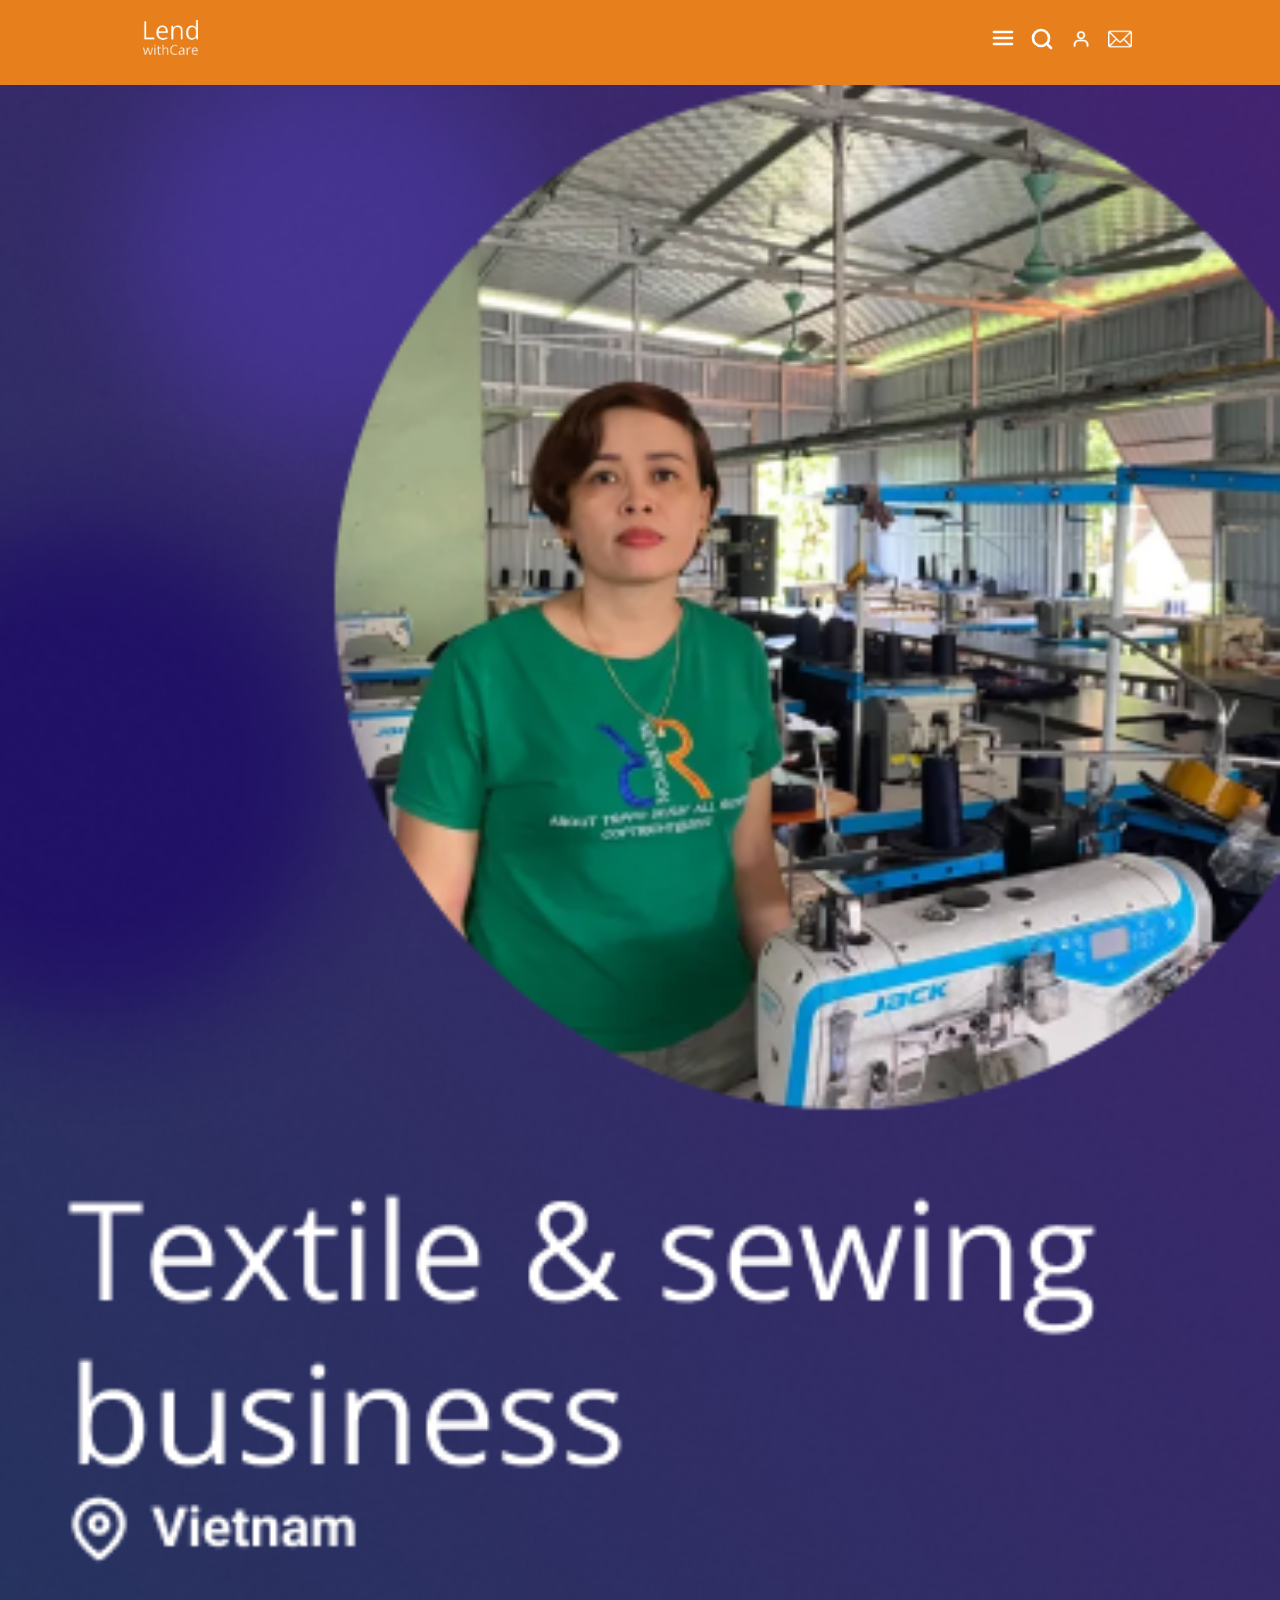
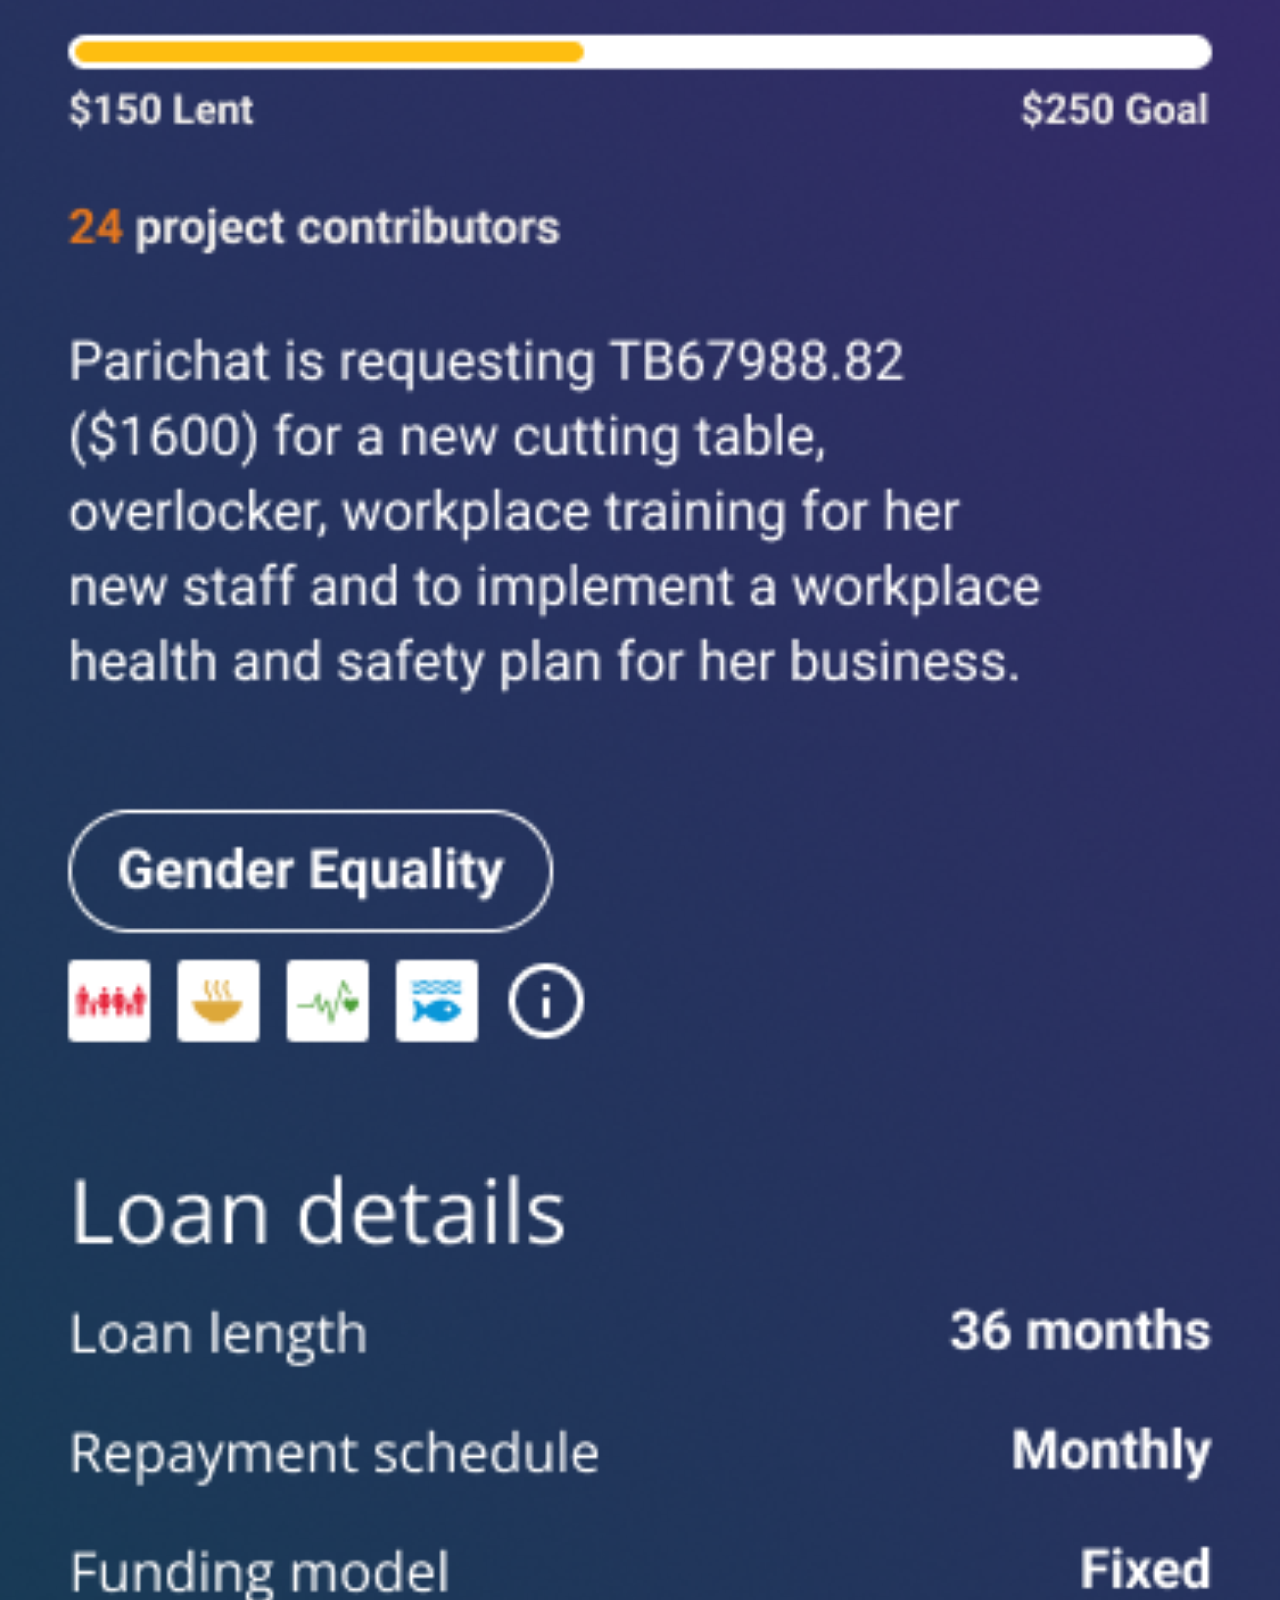
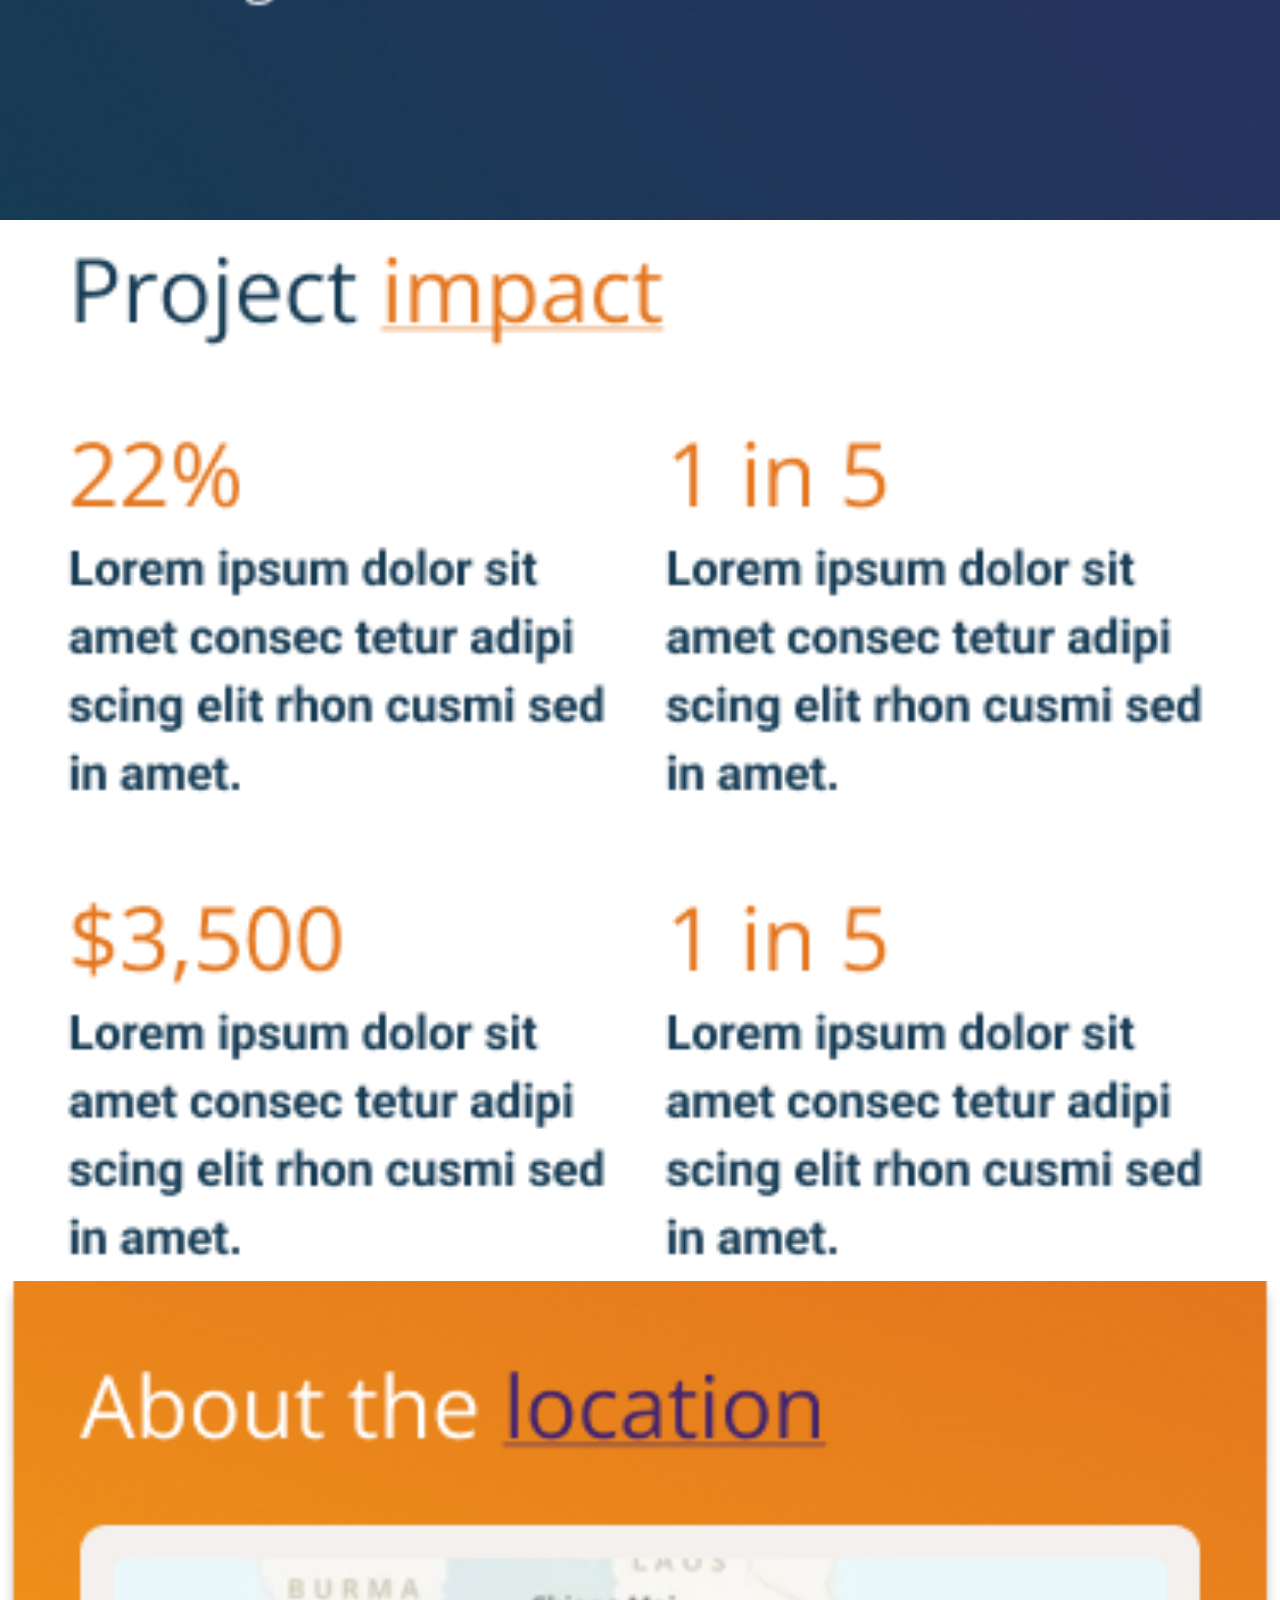
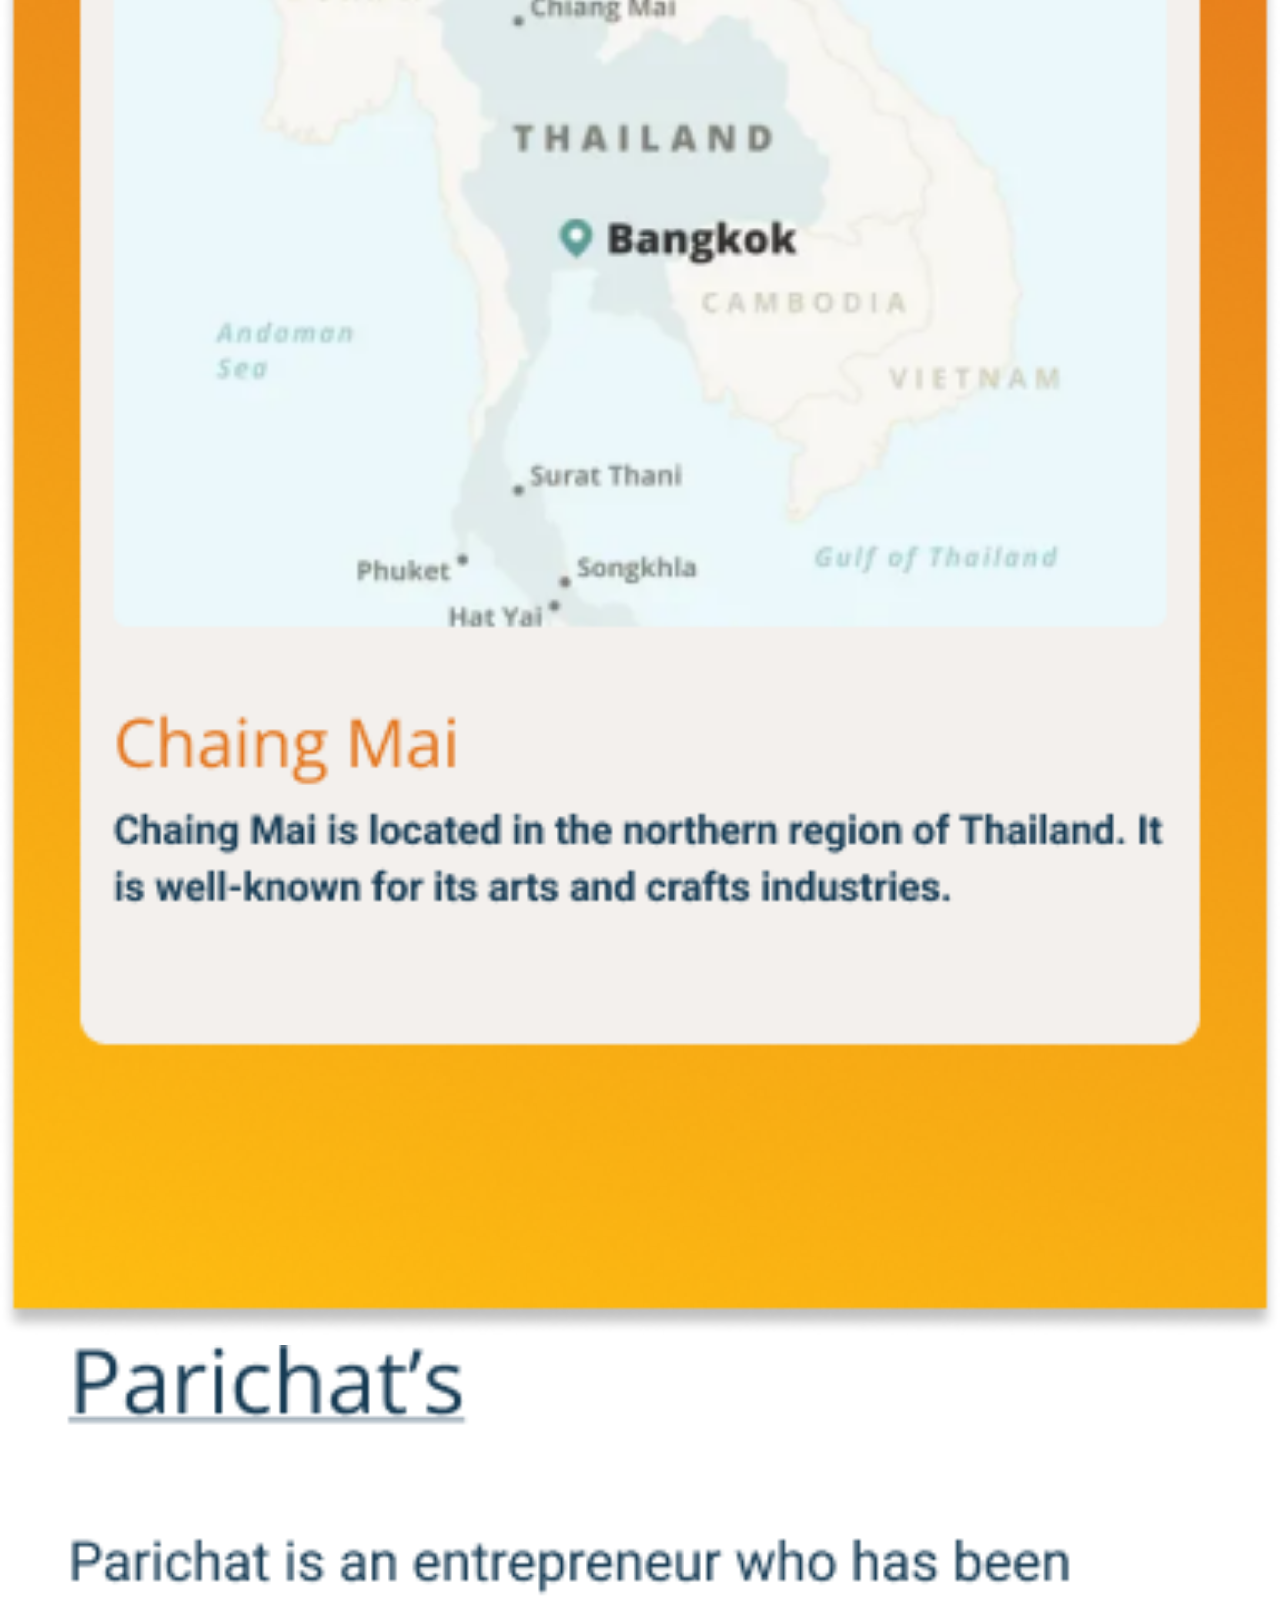
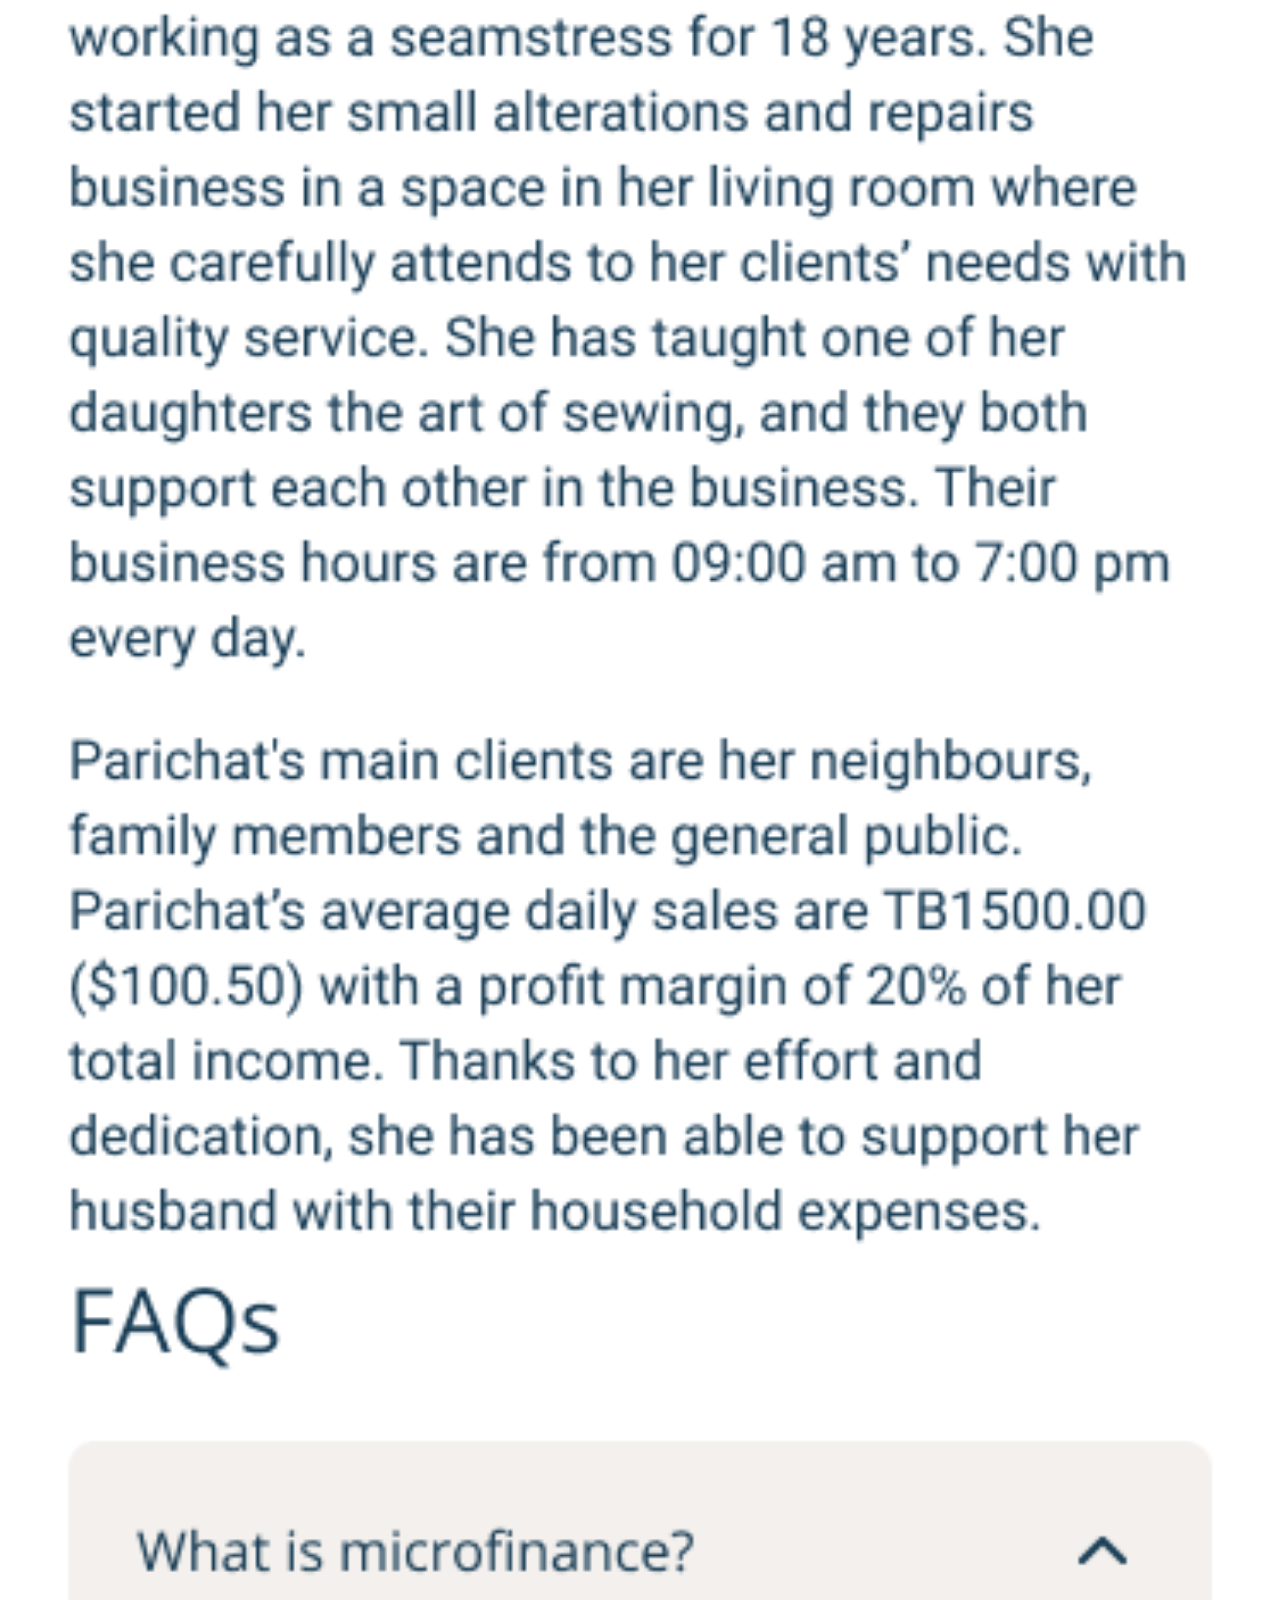
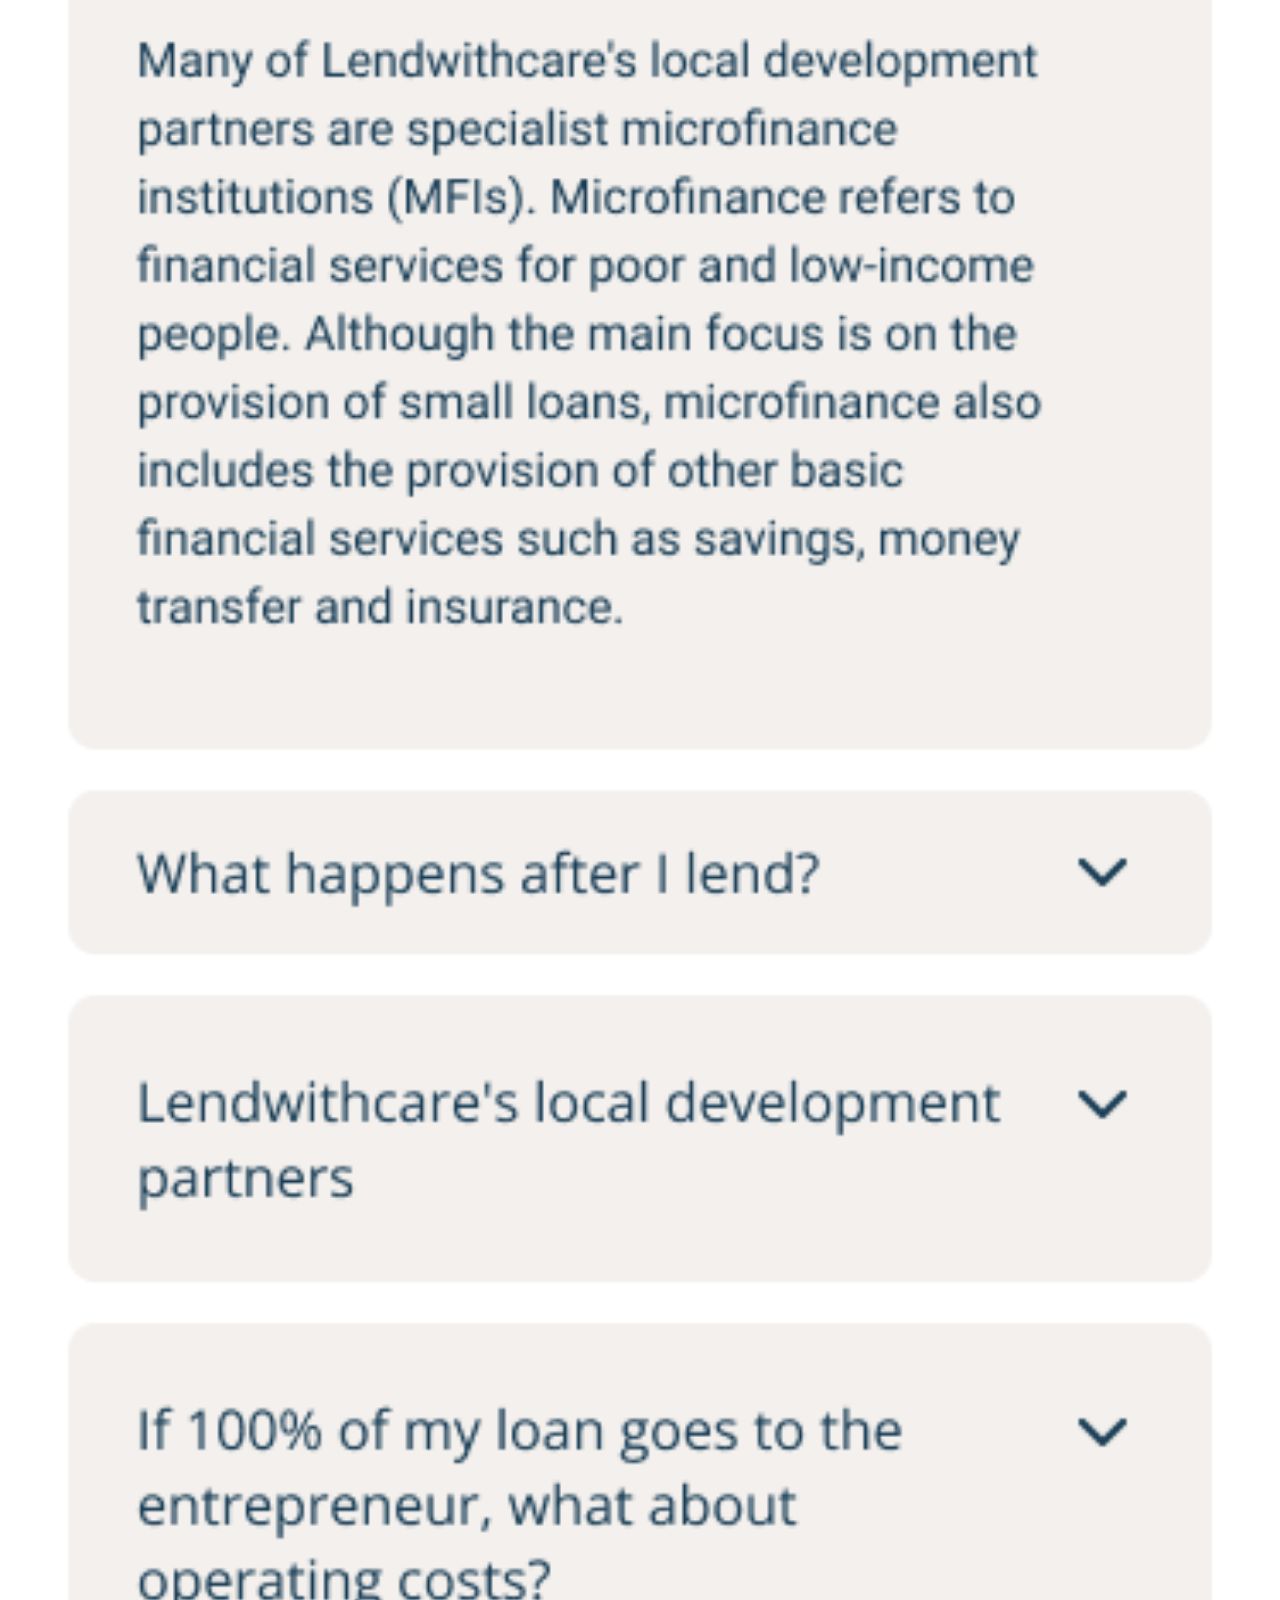
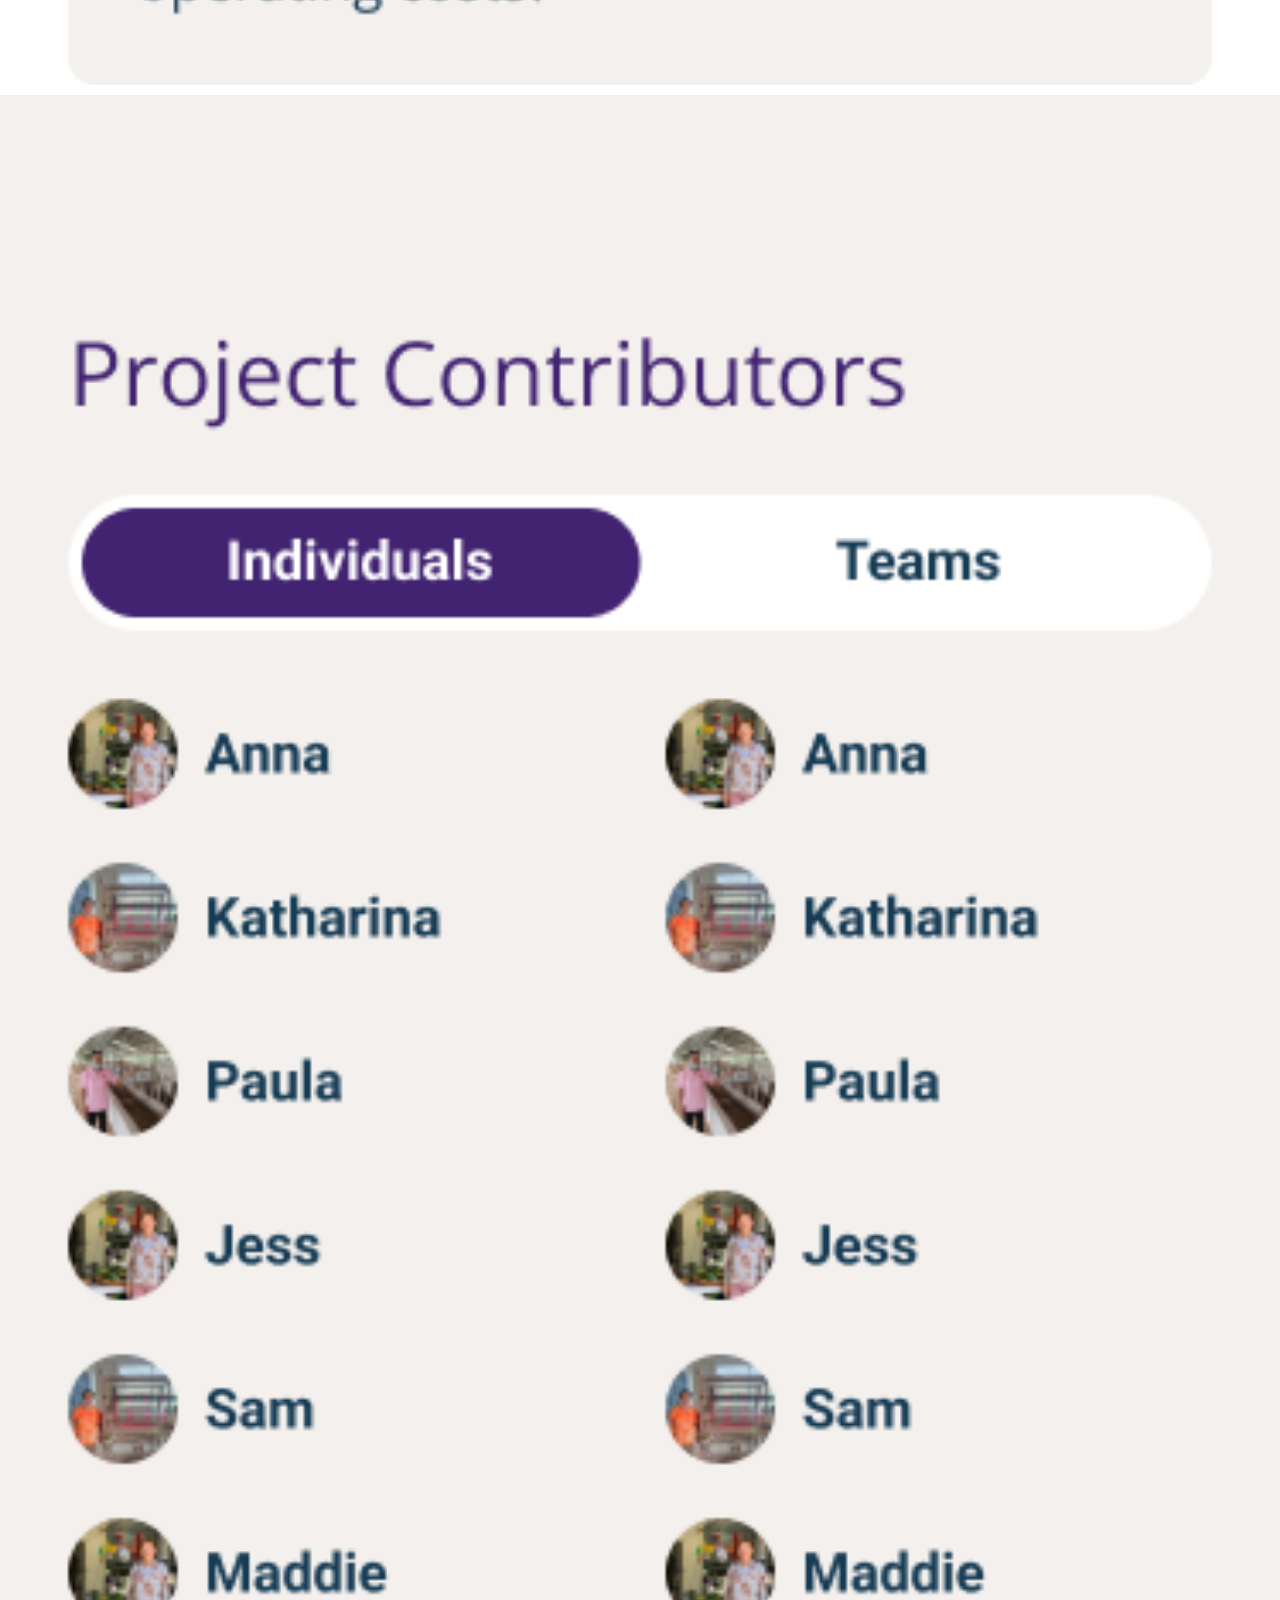
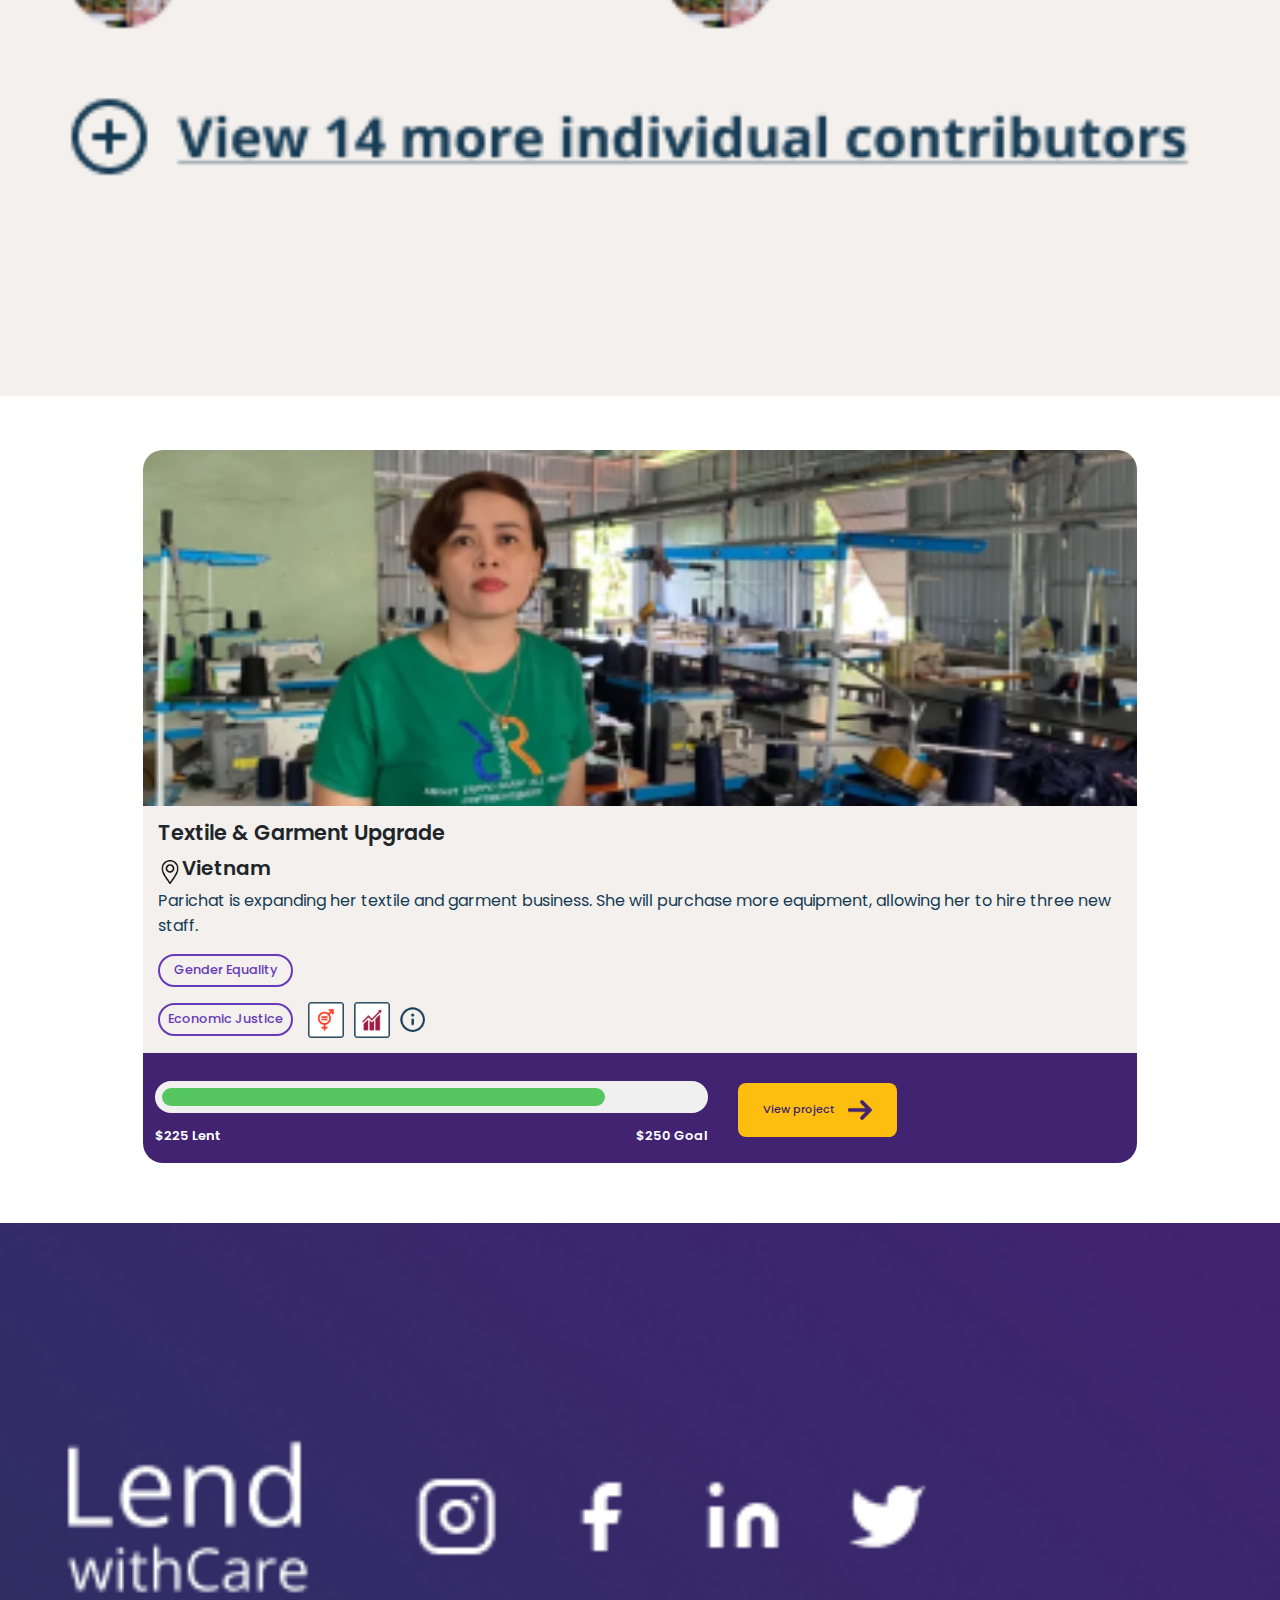
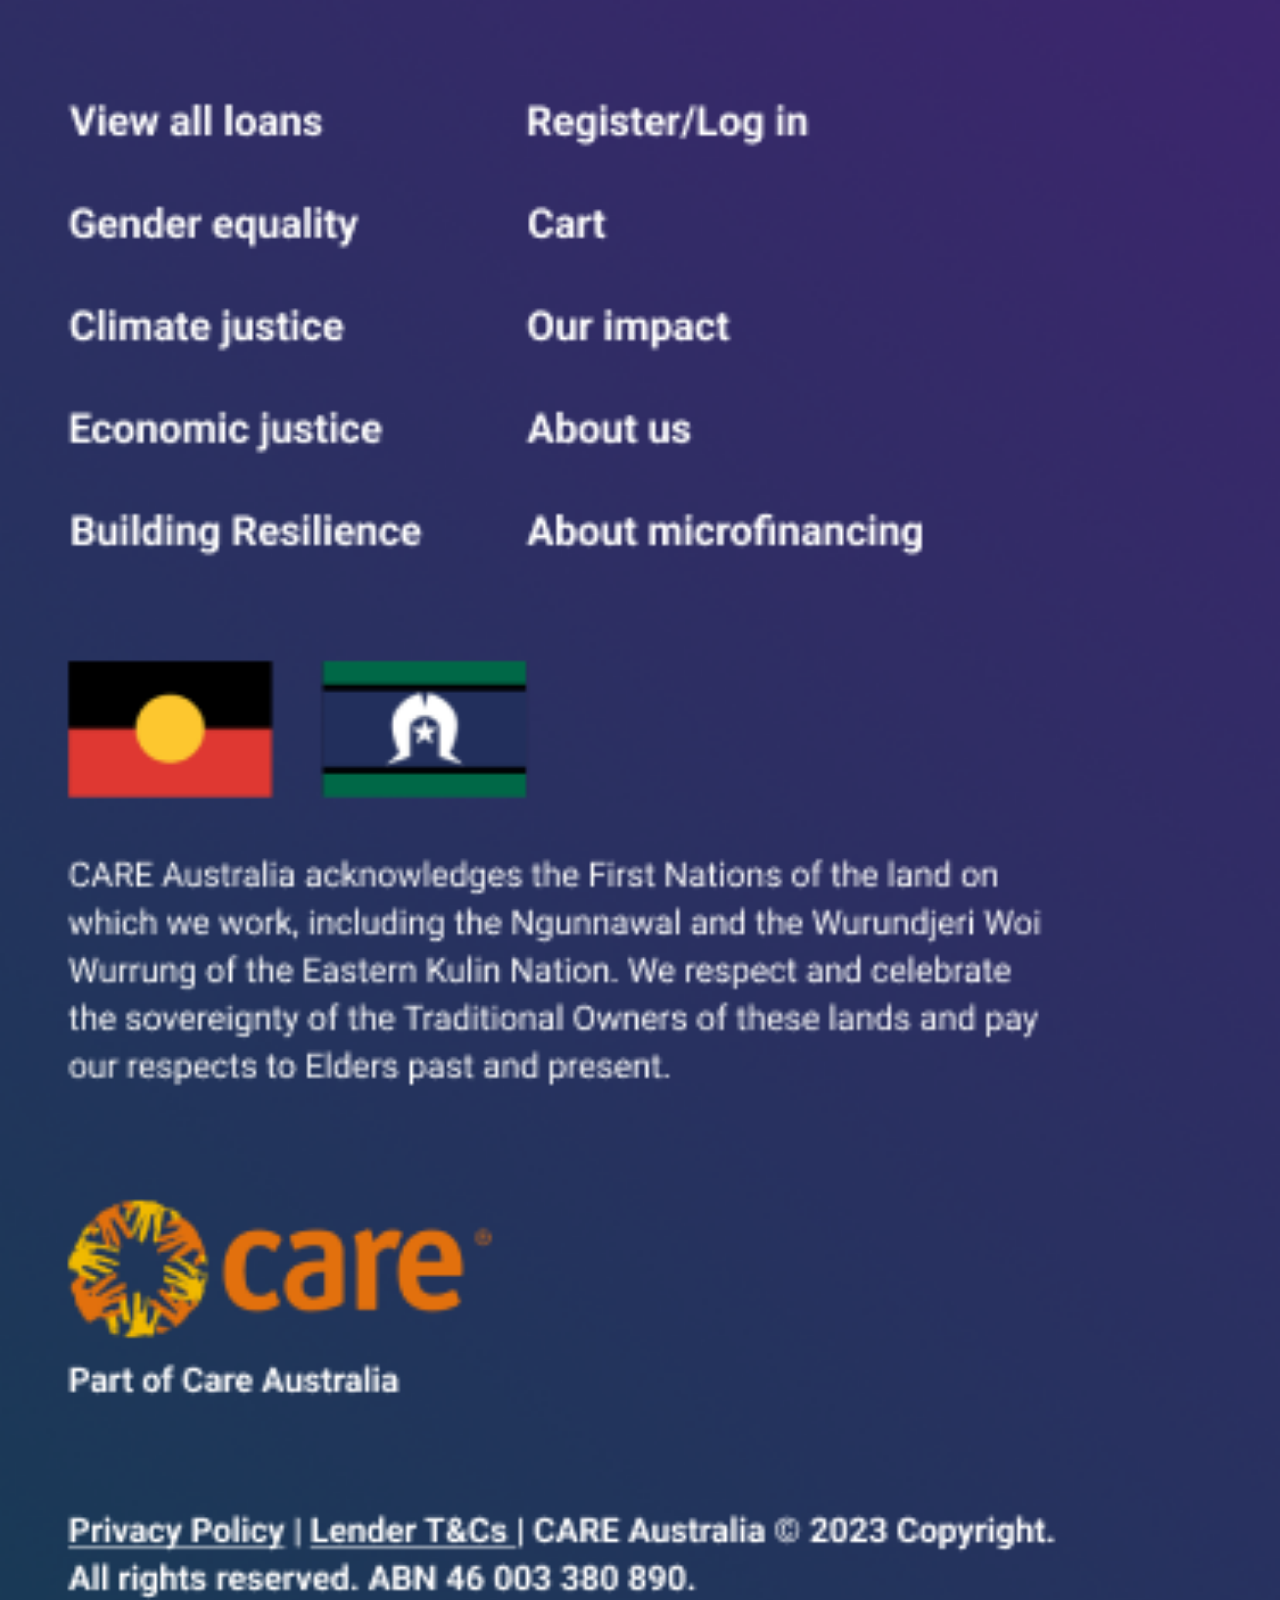
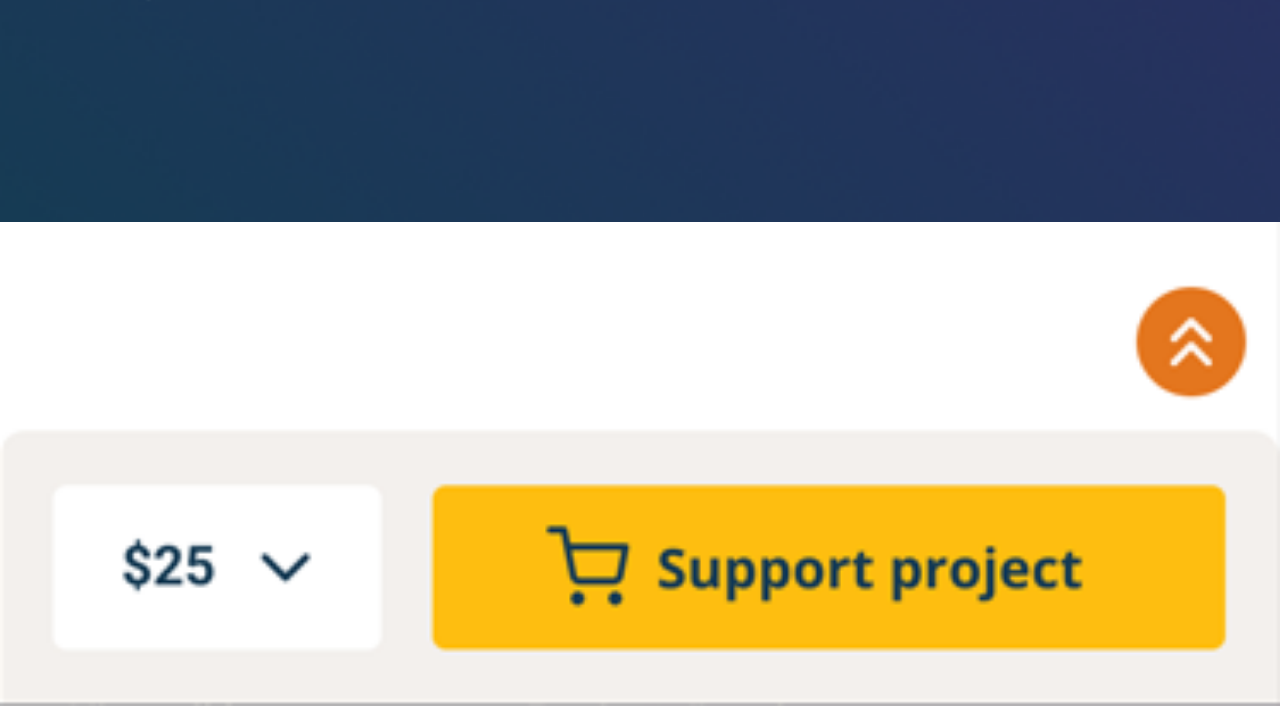
<file: business.html>
<!DOCTYPE html>
<html lang="en">
<head>
    
	<!-- Meta -->
	<meta charset="utf-8">
	<meta name="viewport" content="width=device-width, initial-scale=1, maximum-scale=1, minimum-scale=1, minimal-ui, viewport-fit=cover">
	<meta name="theme-color" content="#2196f3">
	<meta name="author" content="DexignZone" /> 
    <meta name="keywords" content="" /> 
    <meta name="robots" content="" /> 
	<meta name="description" content="Jobie - Job Portal Mobile App Template ( Bootstrap 5 + PWA )"/>
	<meta property="og:title" content="Jobie - Job Portal Mobile App Template ( Bootstrap 5 + PWA )" />
	<meta property="og:description" content="Jobie - Job Portal Mobile App Template ( Bootstrap 5 + PWA )" />
	<meta property="og:image" content="social-image.png"/>
	<meta name="format-detection" content="telephone=no">
    
    <!-- Favicons Icon -->
	<link rel="shortcut icon" type="image/x-icon" href="assets/images/favicon.png" />
    
    <!-- Title -->
	<title>Lend with care</title>
	

    <!-- Stylesheets -->
    <link rel="stylesheet" type="text/css" href="assets/css/style.css">
    <link rel="stylesheet" href="assets/vendor/swiper/swiper-bundle.min.css">
    <link rel="stylesheet" type="text/css" href="assets/css/custom.css">
    
    <!-- Google Fonts -->
    <link rel="preconnect" href="https://fonts.googleapis.com/">
    <link rel="preconnect" href="https://fonts.gstatic.com/" crossorigin>
    <link href="https://fonts.googleapis.com/css2?family=Poppins:wght@100;200;300;400;500;600;700;800;900&amp;display=swap" rel="stylesheet">

</head>   
<body>
<div class="page-wraper">
    
    <!-- Header -->
	<header class="header transparent">
		<div class="main-bar">
			<div class="container">
				<div class="header-content">
					<div class="left-content">
						<a href="javascript:void(0);" class="logo_s">
                            <img src="assets/img/logo.png" alt="">
						</a>
					</div>
					<div class="mid-content">
					</div>
					<div class="right-content s_icon">
                        <a href="javascript:void(0);" class="theme-color menu-toggler">
                            <img src="assets/img/menu_icon.svg" alt="">
                        </a>
                        <a href="javascript:void(0);" class="theme-color" data-bs-toggle="offcanvas" data-bs-target="#offcanvasBottom" aria-controls="offcanvasBottom">
                            <img src="assets/img/search.svg" alt="">
                        </a>
                        <a href="javascript:void(0);" class="theme-color" data-bs-toggle="offcanvas" data-bs-target="#offcanvasBottom" aria-controls="offcanvasBottom">
                            <img src="assets/img/person.png" alt="">
                        </a>
                        <a href="javascript:void(0);" class="theme-color" data-bs-toggle="offcanvas" data-bs-target="#offcanvasBottom" aria-controls="offcanvasBottom">
                            <img src="assets/img/email.png" alt="">
                        </a>

					</div>
				</div>
			</div>
		</div>
	</header>
    <!-- Header End -->
    
    <!-- Preloader -->
	<div id="preloader">
		<div class="spinner"></div>
	</div>
    <!-- Preloader end-->

	<!-- Sidebar -->
	<div class="sidebar">
		<div class="author-box">
			<div class="logo_s">
				<img src="assets/img/logo.png" alt="">
			</div>
			<div class="dz-info menu-toggler" id="close_sidebar">
				<img src="assets/img/close.png" alt="">
			</div>
		</div>
		<ul class="nav navbar-nav">
			<li class="nav-label">
				<div class="input-group rounded">
					<input type="search" class="form-control rounded" placeholder="Enter a keyword to search" aria-label="Search" aria-describedby="search-addon" />
					<span class="input-group-text border-0" id="search-addon">
                        <i class="fas fa-search"></i>
                      </span>
				</div>
			</li>
			<li>
				<a class="nav-link" href="">
					<span>Home</span>
				</a>
			</li>
			<li>
				<a class="nav-link">
					<span>View all projects</span>
				</a>
				<ul class="sub_li">
					<li><a href="gender-equality.html"><i class="fas fa-chevron-right m-r10"></i> Gender equality</a></li>
					<li><a href="gender-equality.html"><i class="fas fa-chevron-right m-r10"></i> Climate justice</a></li>
					<li><a href="gender-equality.html"><i class="fas fa-chevron-right m-r10"></i> Economic justice</a></li>
					<li><a href="gender-equality.html"><i class="fas fa-chevron-right m-r10"></i> Building Resilience</a></li>
				</ul>
			</li>
			<li>
				<a class="nav-link" href="">
					<span>Become an Angel</span>
				</a>
			</li>
			<li>
				<a class="nav-link" href="">
					<span>Our impact</span>
				</a>
			</li>
			<li>
				<a class="nav-link" href="">
					<span style="font-weight: bold;">News and updates</span>
				</a>
			</li>
			<li>
				<a class="nav-link" href="">
					<span>About us</span>
				</a>
			</li>
			<li>
				<a class="nav-link" href="">
					<span>About microfinancing</span>
				</a>
			</li>
			<li>
				<a class="nav-link" href="">
					<span>Your dashboard</span>
				</a>
			</li>
		</ul>
	</div>
	<!-- Sidebar End -->
    
    <!-- Banner -->
	<div class="banner-wrapper author-notification">
		<div class="container inner-wrapper">

		</div>
	</div>
    <!-- Banner End -->
    
    <!-- Page Content -->
    <div class="page-content" style="background: #ffffff;">

		<div class="col-12">
			<img src="assets/img/b_01.png" alt="" class="w-100">
		</div>

		<div class="col-12 m-t10">
			<img src="assets/img/b_02.png" alt="" class="w-100">
		</div>

		<div class="col-12 m-t10">
			<img src="assets/img/b_03.png" alt="" class="w-100">
		</div>
		<div class="col-12 m-t10">
			<img src="assets/img/b_04.png" alt="" class="w-100">
		</div>
		<div class="col-12 m-t10">
			<img src="assets/img/b_05.png" alt="" class="w-100">
		</div>
		<div class="col-12 m-t10">
			<img src="assets/img/b_06.png" alt="" class="w-100">
		</div>
        
        <div class="content-inner pt-0">
			<div class="container">

                <!-- Dashboard Area -->
                <div class="dashboard-area">
					<!-- Features -->
                    <div class="features-box">
                        <div class="row g-0">
							<div class="col-sm-12" style="background: #ffffff;">
                                <div class="m-b10">
                                    <div class="swiper-btn-center-lr">
                                        <div class="swiper-container tag-group mt-4 dz-swiper recomand-swiper">
                                            <div class="swiper-wrapper">
												<div class="set-style-eqa">
													<div>
														<img src="assets/img/hea_01.png" class="w-100 rad-top" alt="/">
													</div>
													<div class="card-info">
														<h6 class="title"><a href="javascript:void(0);">Textile & Garment Upgrade</a></h6>
														<ul class="d-flex align-items-center">
															<li>
																<img src="assets/img/location.png" style="width: 24px;" alt="">
															</li>
															<li>
																<h4>Vietnam</h4>
															</li>
														</ul>
														<span class="location">Parichat is expanding her textile and garment business. She will purchase more equipment, allowing her to hire three new staff. </span>

														<div class="m-t15">
															<a href="" class="btn btn-outline-primary btn_rounded">Gender Equality</a>
														</div>
														<div class="m-t15">
															<ul class="d-flex align-items-center">
																<li class="m-r15">
																	<a href="" class="btn btn-outline-primary btn_rounded">Economic Justice</a>
																</li>
																<li class="m-r10">
																	<img src="assets/img/icon_a.png" style="width: 36px;" alt="">
																</li>
																<li class="m-r5">
																	<img src="assets/img/icon_b.png" style="width: 36px;" alt="">
																</li>
																<li>
																	<img src="assets/img/icon_c.png" style="width: 36px;" alt="">
																</li>
															</ul>
														</div>
													</div>
													<div class="buttom_info">
														<div class="row">
															<div class="col-7">
																<div class="progress mt-3">
																	<div class="progress-bar success" style="width: 80%;" role="progressbar">
																		<span class="sr-only">80% Complete</span>
																	</div>
																</div>
																<div class="d-flex justify-content-between goal_info">
																	<h5 class="font-s">$225 Lent</h5>
																	<h5 class="font-s">$250 Goal</h5>
																</div>
															</div>
															<div class="col-5" style="margin-top: 18px;">
																<a href="checkout.html" class="btn btn-outline-primary btn_yellow">View project <img src="assets/img/right-arrow.png" style="width: 24px; margin-left: 12px;" alt=""/></a>
															</div>
														</div>
													</div>
												</div>
                                            </div>
                                        </div>
                                    </div>
                                </div>
							</div>
                        </div>
                    </div>
					<!-- Features End -->
					


					
				</div>
			</div>    
		</div>

		<div class="col-sm-12">
			<img src="assets/img/footer.png" alt="" class="w-100">
			<a href="payment-credit-card.html"><img src="assets/img/footer_support.png" alt="" class="w-100"></a>
		</div>
        
    </div>    
    <!-- Page Content End-->
    

</div>  
<!--**********************************
    Scripts
***********************************-->
<script src="assets/js/jquery.js"></script>
<script src="assets/vendor/bootstrap/js/bootstrap.bundle.min.js"></script>
<script src="assets/js/dz.carousel.js"></script><!-- Swiper -->
<script src="assets/vendor/swiper/swiper-bundle.min.js"></script><!-- Swiper -->
<script src="assets/js/settings.js"></script>
<script src="assets/js/custom.js"></script>

</body>
</html>
</file>
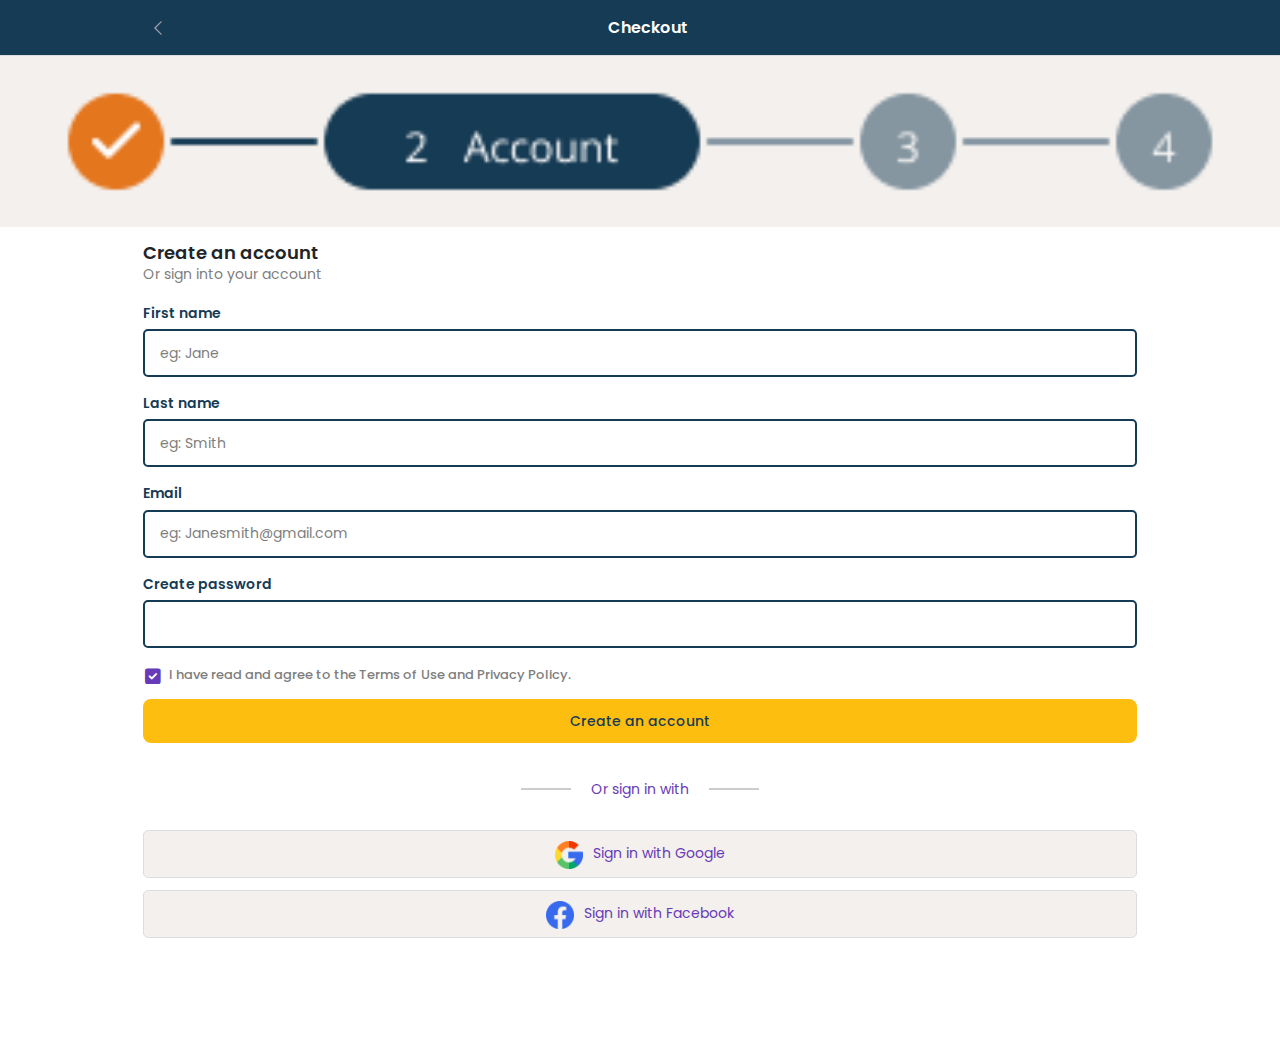
<file: checkout-account.html>
<!DOCTYPE html>
<html lang="en">
<head>
    
	<!-- Meta -->
	<meta charset="utf-8">
	<meta name="viewport" content="width=device-width, initial-scale=1, maximum-scale=1, minimum-scale=1, minimal-ui, viewport-fit=cover">
	<meta name="theme-color" content="#2196f3">
	<meta name="author" content="DexignZone" /> 
    <meta name="keywords" content="" /> 
    <meta name="robots" content="" /> 
	<meta name="description" content="Jobie - Job Portal Mobile App Template ( Bootstrap 5 + PWA )"/>
	<meta property="og:title" content="Jobie - Job Portal Mobile App Template ( Bootstrap 5 + PWA )" />
	<meta property="og:description" content="Jobie - Job Portal Mobile App Template ( Bootstrap 5 + PWA )" />
	<meta property="og:image" content="social-image.png"/>
	<meta name="format-detection" content="telephone=no">
    
    <!-- Favicons Icon -->
	<link rel="shortcut icon" type="image/x-icon" href="assets/images/favicon.png" />
    
    <!-- Title -->
	<title>Lend with care</title>
	

    <!-- Stylesheets -->
    <link rel="stylesheet" type="text/css" href="assets/css/style.css">
    <link rel="stylesheet" href="assets/vendor/swiper/swiper-bundle.min.css">
    <link rel="stylesheet" type="text/css" href="assets/css/custom.css">
    
    <!-- Google Fonts -->
    <link rel="preconnect" href="https://fonts.googleapis.com/">
    <link rel="preconnect" href="https://fonts.gstatic.com/" crossorigin>
    <link href="https://fonts.googleapis.com/css2?family=Poppins:wght@100;200;300;400;500;600;700;800;900&amp;display=swap" rel="stylesheet">

	<style>
		.header .sticky-header {
			background-color:#163b54;
		}
	</style>

</head>   
<body>
<div class="page-wraper">

	<!-- Header -->
	<header class="header" style="background-color:#163b54;">
		<div class="main-bar">
			<div class="container">
				<div class="header-content">
					<div class="left-content">
						<a href="checkout.html" class="back-btn">
							<svg width="14" height="14" viewBox="0 0 10 16" fill="#ffffff" xmlns="http://www.w3.org/2000/svg">
								<path d="M9.03033 0.46967C9.2966 0.735936 9.3208 1.1526 9.10295 1.44621L9.03033 1.53033L2.561 8L9.03033 14.4697C9.2966 14.7359 9.3208 15.1526 9.10295 15.4462L9.03033 15.5303C8.76406 15.7966 8.3474 15.8208 8.05379 15.6029L7.96967 15.5303L0.96967 8.53033C0.703403 8.26406 0.679197 7.8474 0.897052 7.55379L0.96967 7.46967L7.96967 0.46967C8.26256 0.176777 8.73744 0.176777 9.03033 0.46967Z" fill="#a19fa8"/>
							</svg>
						</a>
					</div>
					<div class="mid-content">
						<h6 class="mb-0 text-white">Checkout</h6>
					</div>
					<div class="right-content">
						<div style="width: 14px; height: 14px;"></div>
					</div>
				</div>
			</div>
		</div>
	</header>
	<!-- Header End -->
    
    <!-- Preloader -->
	<div id="preloader">
		<div class="spinner"></div>
	</div>
    <!-- Preloader end-->



    <!-- Page Content -->
    <div class="page-content" style="background: #ffffff;">

		<div class="col-12">
			<img src="assets/img/progress_bar.png" alt="" class="w-100">
		</div>


        <div class="content-inner pt-0">
			<div class="container">
				<div class="">
					<h5 class="m-b0">Create an account</h5>
					<p>Or sign into your account</p>
				</div>
				<div class="account-area">
					<form class="">
						<div class="form-group">
							<label for="">First name</label>
							<input type="text" class="form-control" id="" placeholder="eg: Jane">
						</div>
						<div class="form-group">
							<label for="">Last name</label>
							<input type="text" class="form-control" id="" placeholder="eg: Smith">
						</div>
						<div class="form-group">
							<label for="">Email</label>
							<input type="text" class="form-control" id="" placeholder="eg: Janesmith@gmail.com">
						</div>
						<div class="form-group">
							<label for="">Create password</label>
							<input type="text" class="form-control" id="" placeholder="">
						</div>
						<div class="form-check check-box">
							<input class="form-check-input" type="checkbox" value="" id="check1" checked="">
							<label class="form-check-label" for="check1">I have read and agree to the Terms of Use and Privacy Policy.</label>
							<i class="check-1 fa fa-square"></i>
							<i class="check-2 fa fa-check-square"></i>
						</div>
						<div class="input-group">
							<a href="payment-credit-card.html" class="btn mt-2 btn-primary yellow_btn_text_blue w-100">Create an account</a>
						</div>
					</form>
					<div class="text-center p-tb20">
						<span class="saprate">Or sign in with</span>
					</div>
					<div class="social-btn-group text-center">
						<a href="" class="social-btn"><img src="assets/images/social/google.png" alt="socila-image">Sign in with Google</a>
						<a href="" class="social-btn"><img src="assets/images/social/facebook.png" alt="social-image">Sign in with Facebook</a>
					</div>
				</div>
			</div>
		</div>

        
    </div>    
    <!-- Page Content End-->
    

</div>  
<!--**********************************
    Scripts
***********************************-->
<script src="assets/js/jquery.js"></script>
<script src="assets/vendor/bootstrap/js/bootstrap.bundle.min.js"></script>
<script src="assets/js/dz.carousel.js"></script><!-- Swiper -->
<script src="assets/vendor/swiper/swiper-bundle.min.js"></script><!-- Swiper -->
<script src="assets/js/settings.js"></script>
<script src="assets/js/custom.js"></script>

</body>
</html>
</file>
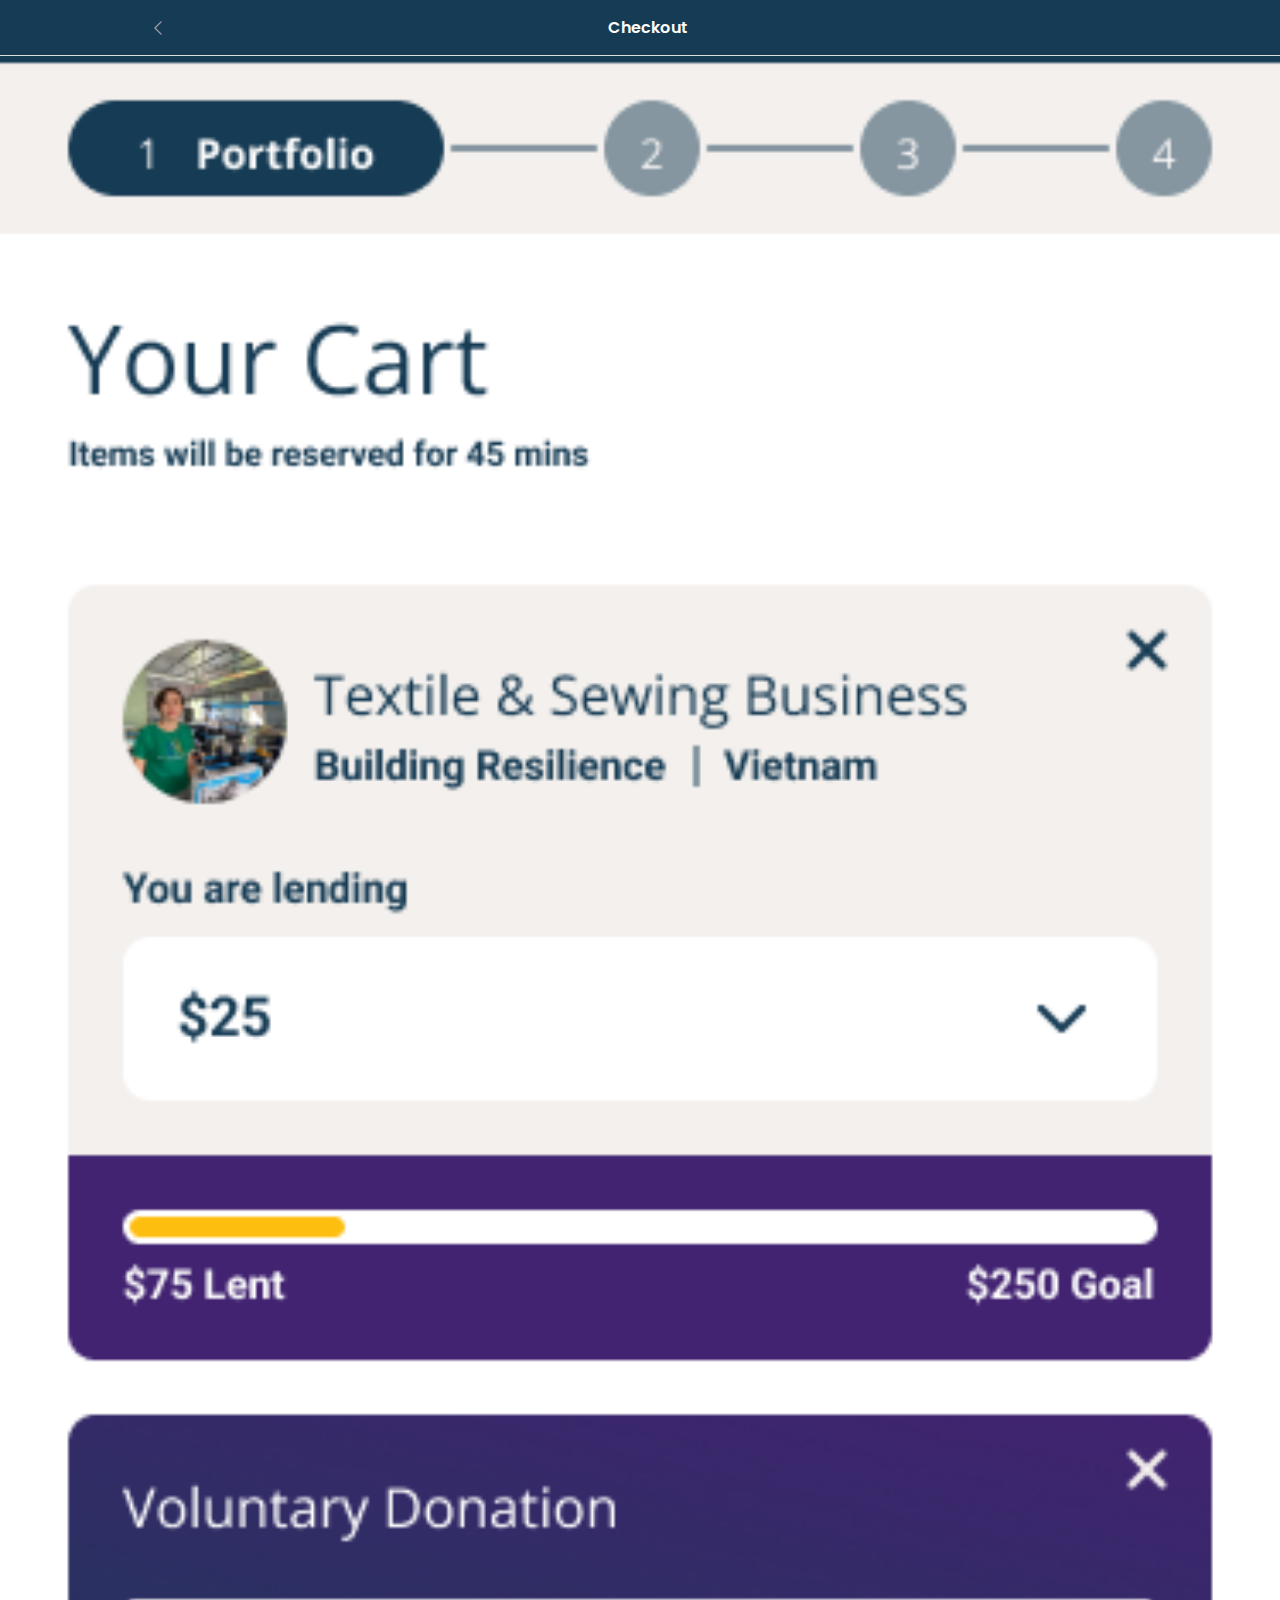
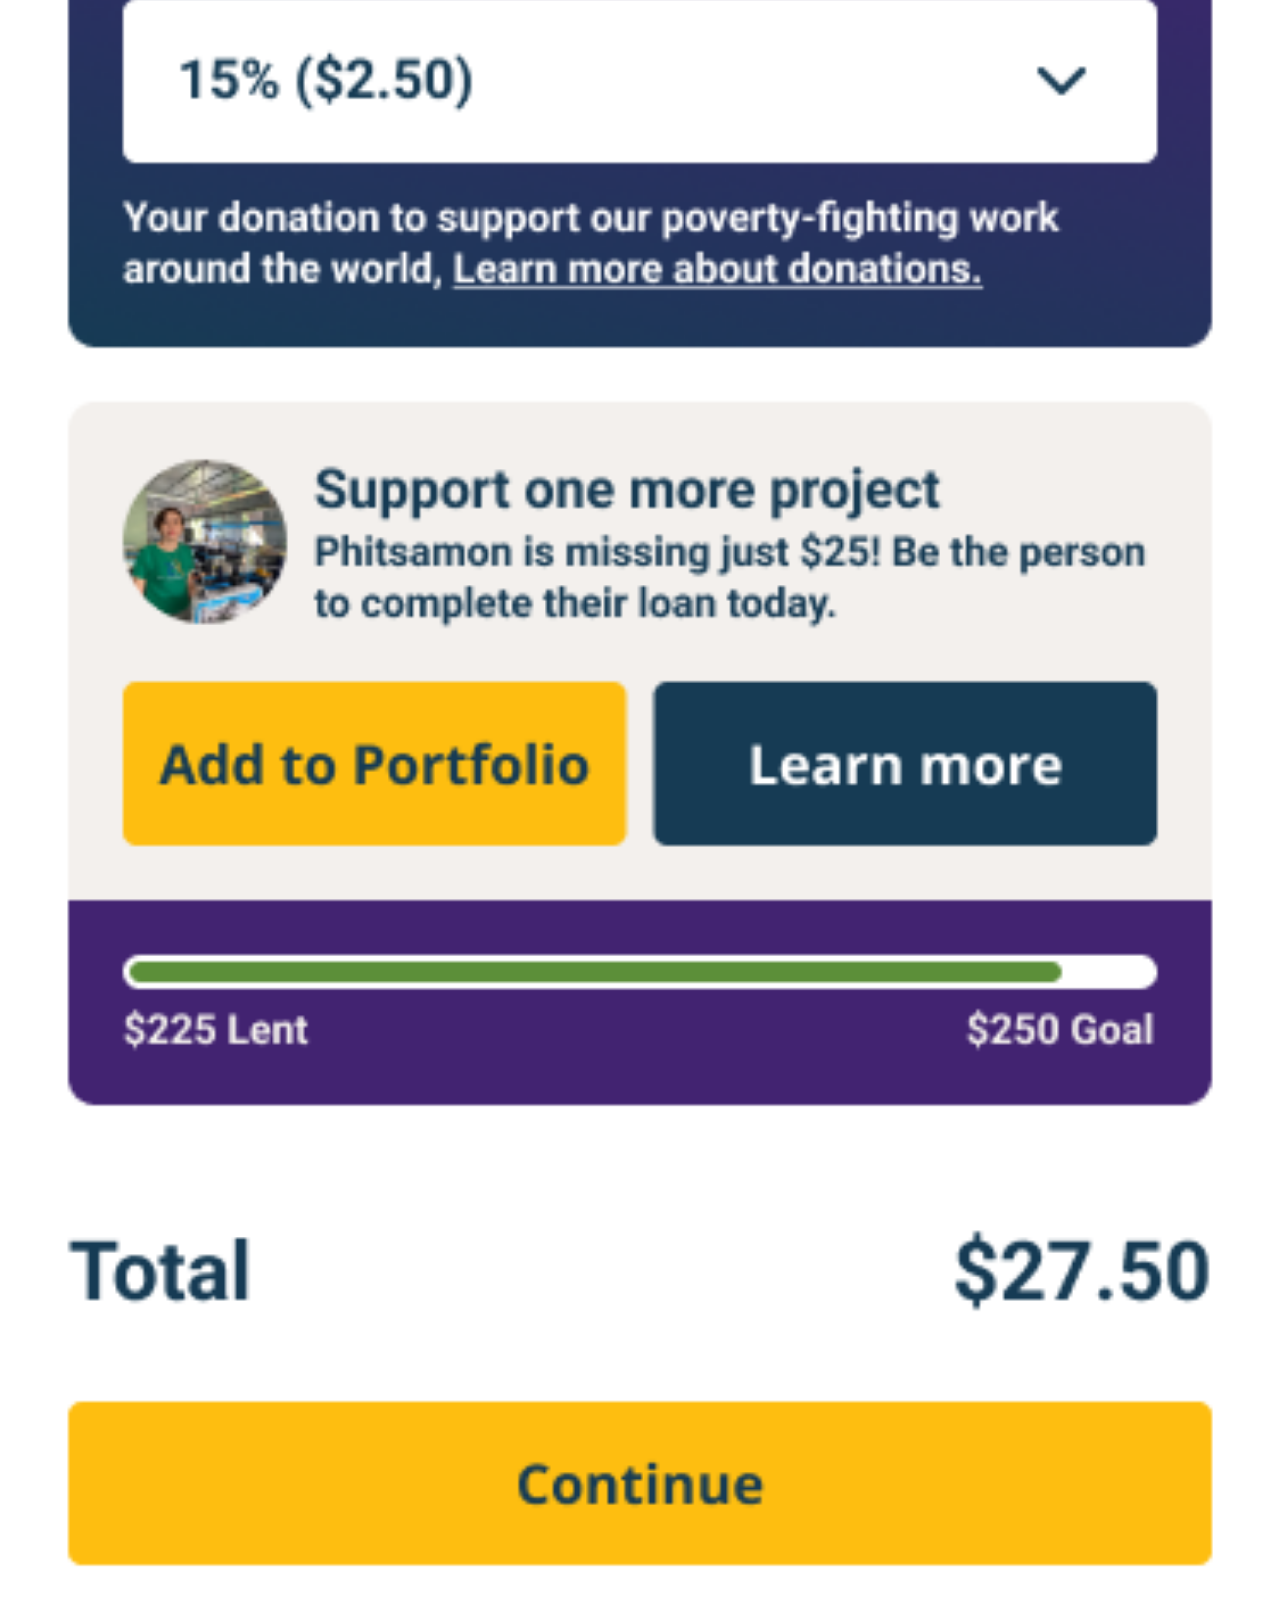
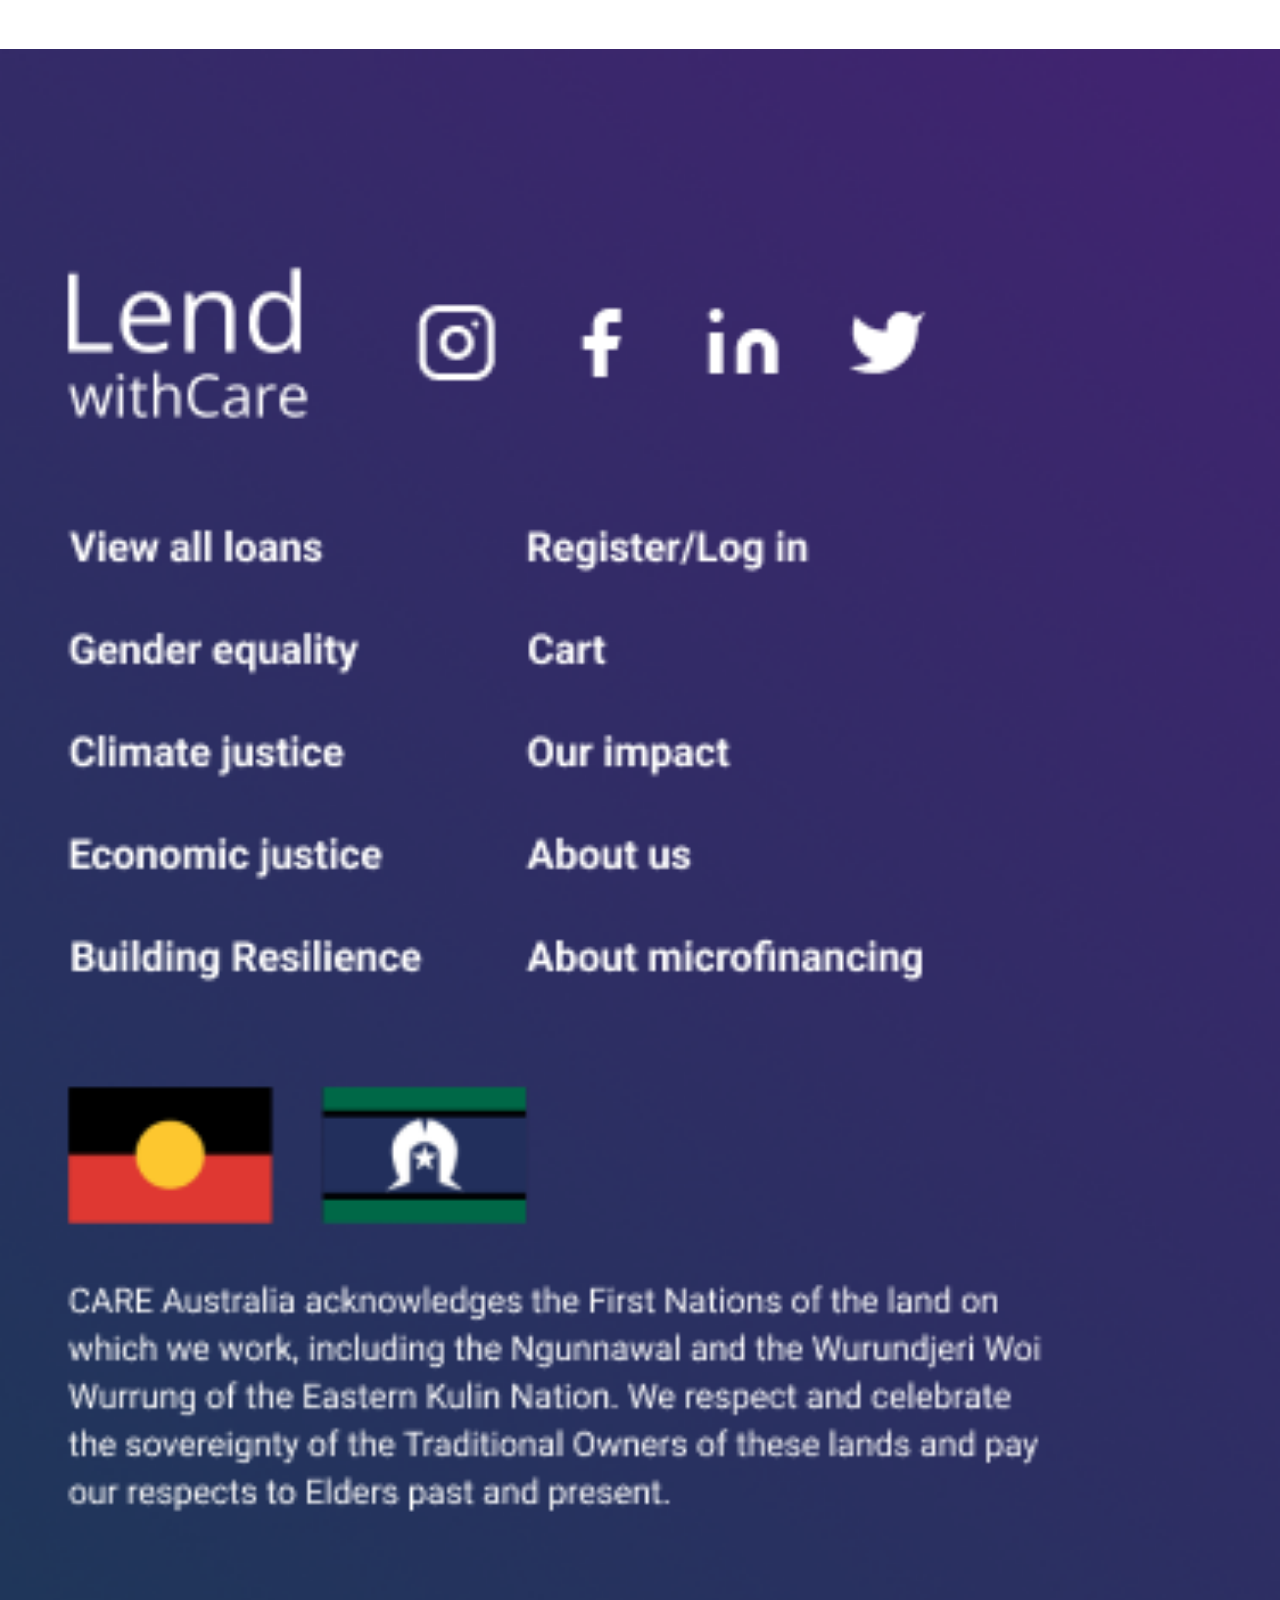
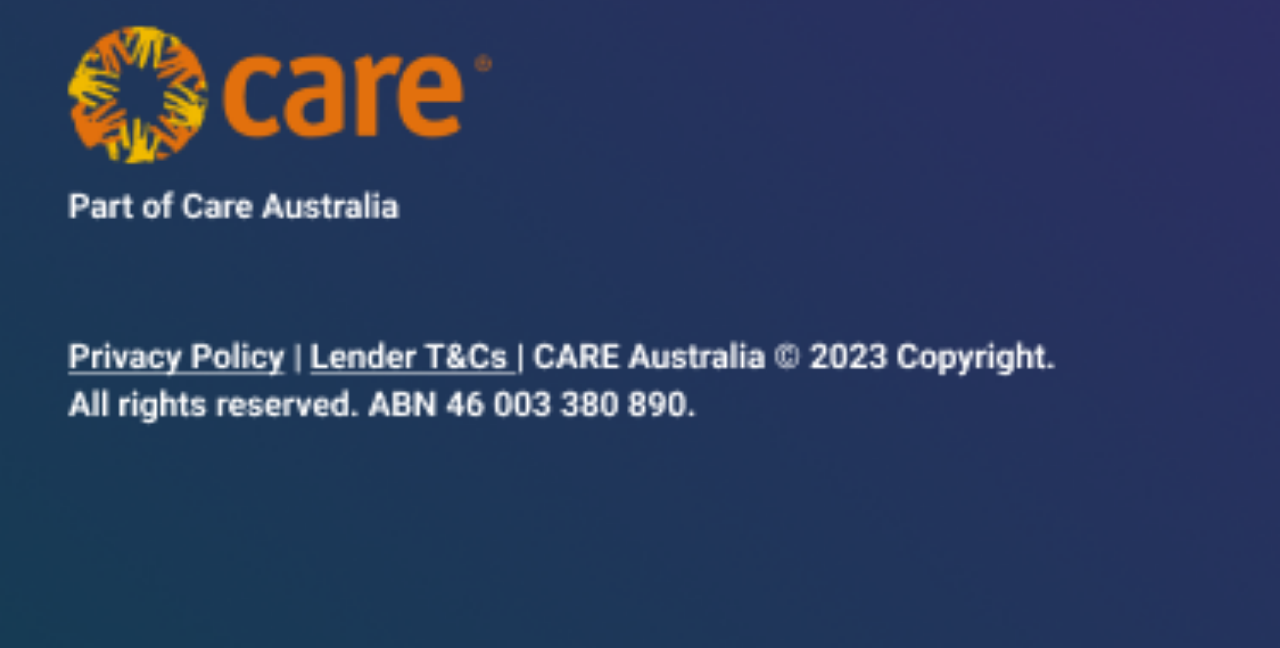
<file: checkout.html>
<!DOCTYPE html>
<html lang="en">
<head>
    
	<!-- Meta -->
	<meta charset="utf-8">
	<meta name="viewport" content="width=device-width, initial-scale=1, maximum-scale=1, minimum-scale=1, minimal-ui, viewport-fit=cover">
	<meta name="theme-color" content="#2196f3">
	<meta name="author" content="DexignZone" /> 
    <meta name="keywords" content="" /> 
    <meta name="robots" content="" /> 
	<meta name="description" content="Jobie - Job Portal Mobile App Template ( Bootstrap 5 + PWA )"/>
	<meta property="og:title" content="Jobie - Job Portal Mobile App Template ( Bootstrap 5 + PWA )" />
	<meta property="og:description" content="Jobie - Job Portal Mobile App Template ( Bootstrap 5 + PWA )" />
	<meta property="og:image" content="social-image.png"/>
	<meta name="format-detection" content="telephone=no">
    
    <!-- Favicons Icon -->
	<link rel="shortcut icon" type="image/x-icon" href="assets/images/favicon.png" />
    
    <!-- Title -->
	<title>Lend with care</title>
	

    <!-- Stylesheets -->
    <link rel="stylesheet" type="text/css" href="assets/css/style.css">
    <link rel="stylesheet" href="assets/vendor/swiper/swiper-bundle.min.css">
    <link rel="stylesheet" type="text/css" href="assets/css/custom.css">
    
    <!-- Google Fonts -->
    <link rel="preconnect" href="https://fonts.googleapis.com/">
    <link rel="preconnect" href="https://fonts.gstatic.com/" crossorigin>
    <link href="https://fonts.googleapis.com/css2?family=Poppins:wght@100;200;300;400;500;600;700;800;900&amp;display=swap" rel="stylesheet">

	<style>
		.header .sticky-header {
			background-color:#163b54;
		}
	</style>

</head>   
<body>
<div class="page-wraper">

	<!-- Header -->
	<header class="header" style="background-color:#163b54;">
		<div class="main-bar">
			<div class="container">
				<div class="header-content">
					<div class="left-content">
						<a href="business.html" class="back-btn">
							<svg width="14" height="14" viewBox="0 0 10 16" fill="#ffffff" xmlns="http://www.w3.org/2000/svg">
								<path d="M9.03033 0.46967C9.2966 0.735936 9.3208 1.1526 9.10295 1.44621L9.03033 1.53033L2.561 8L9.03033 14.4697C9.2966 14.7359 9.3208 15.1526 9.10295 15.4462L9.03033 15.5303C8.76406 15.7966 8.3474 15.8208 8.05379 15.6029L7.96967 15.5303L0.96967 8.53033C0.703403 8.26406 0.679197 7.8474 0.897052 7.55379L0.96967 7.46967L7.96967 0.46967C8.26256 0.176777 8.73744 0.176777 9.03033 0.46967Z" fill="#a19fa8"/>
							</svg>
						</a>
					</div>
					<div class="mid-content">
						<h6 class="mb-0 text-white">Checkout</h6>
					</div>
					<div class="right-content">
						<div style="width: 14px; height: 14px;"></div>
					</div>
				</div>
			</div>
		</div>
	</header>
	<!-- Header End -->
    
    <!-- Preloader -->
	<div id="preloader">
		<div class="spinner"></div>
	</div>
    <!-- Preloader end-->


    

    <!-- Page Content -->
    <div class="page-content" style="background: #ffffff;">

		<div class="col-12">
			<img src="assets/img/checkout.png" alt="" class="w-100">
		</div>

		<div class="col-12 m-t10">
			<a href="checkout-account.html"><img src="assets/img/continue_btn.png" alt="" class="w-100"></a>
		</div>


        
        <div class="content-inner pt-0">
			<div class="container">

                <!-- Dashboard Area -->
                <div class="dashboard-area">
					<!-- Features -->
                    <div class="features-box">
                        <div class="row g-0">
							<div class="col-sm-12" style="background: #ffffff;">

							</div>
                        </div>
                    </div>
					<!-- Features End -->
					


					
				</div>
			</div>    
		</div>

		<div class="col-sm-12">
			<img src="assets/img/footer.png" alt="" class="w-100">
		</div>
        
    </div>    
    <!-- Page Content End-->
    

</div>  
<!--**********************************
    Scripts
***********************************-->
<script src="assets/js/jquery.js"></script>
<script src="assets/vendor/bootstrap/js/bootstrap.bundle.min.js"></script>
<script src="assets/js/dz.carousel.js"></script><!-- Swiper -->
<script src="assets/vendor/swiper/swiper-bundle.min.js"></script><!-- Swiper -->
<script src="assets/js/settings.js"></script>
<script src="assets/js/custom.js"></script>

</body>
</html>
</file>
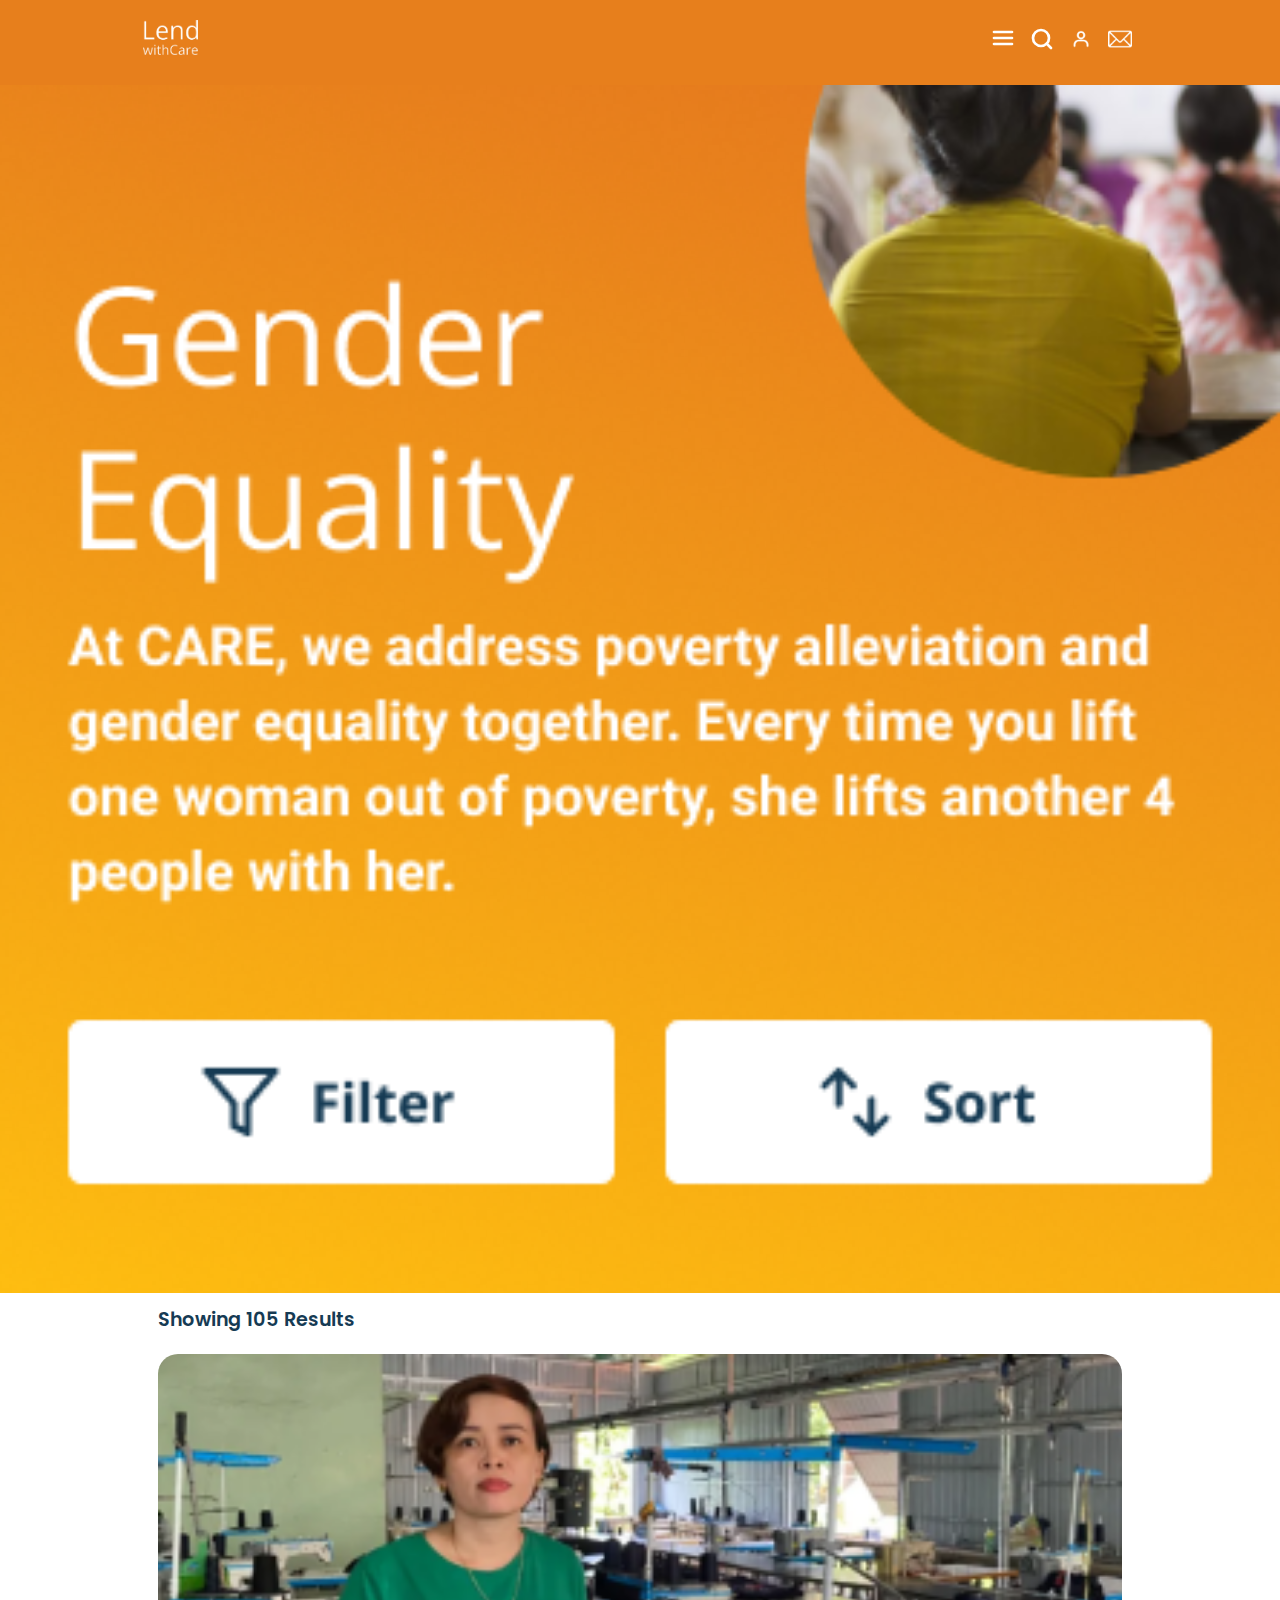
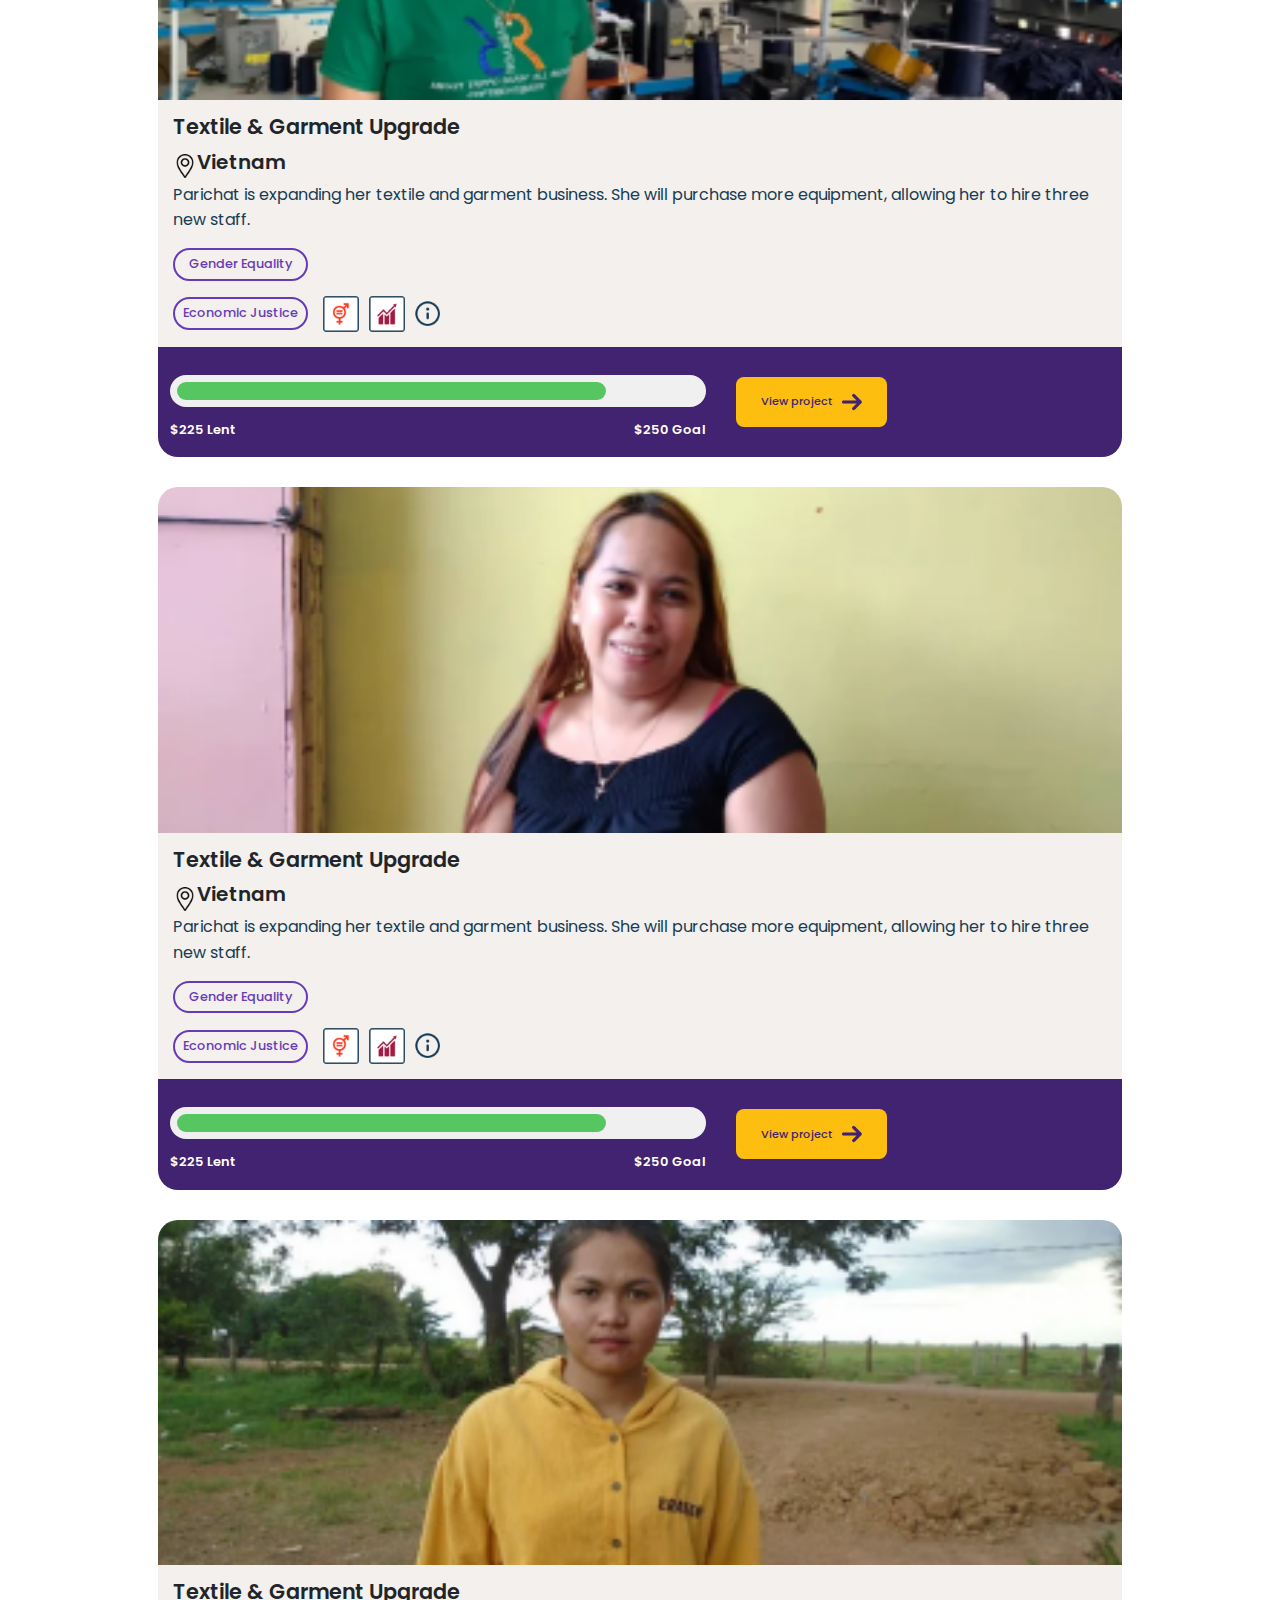
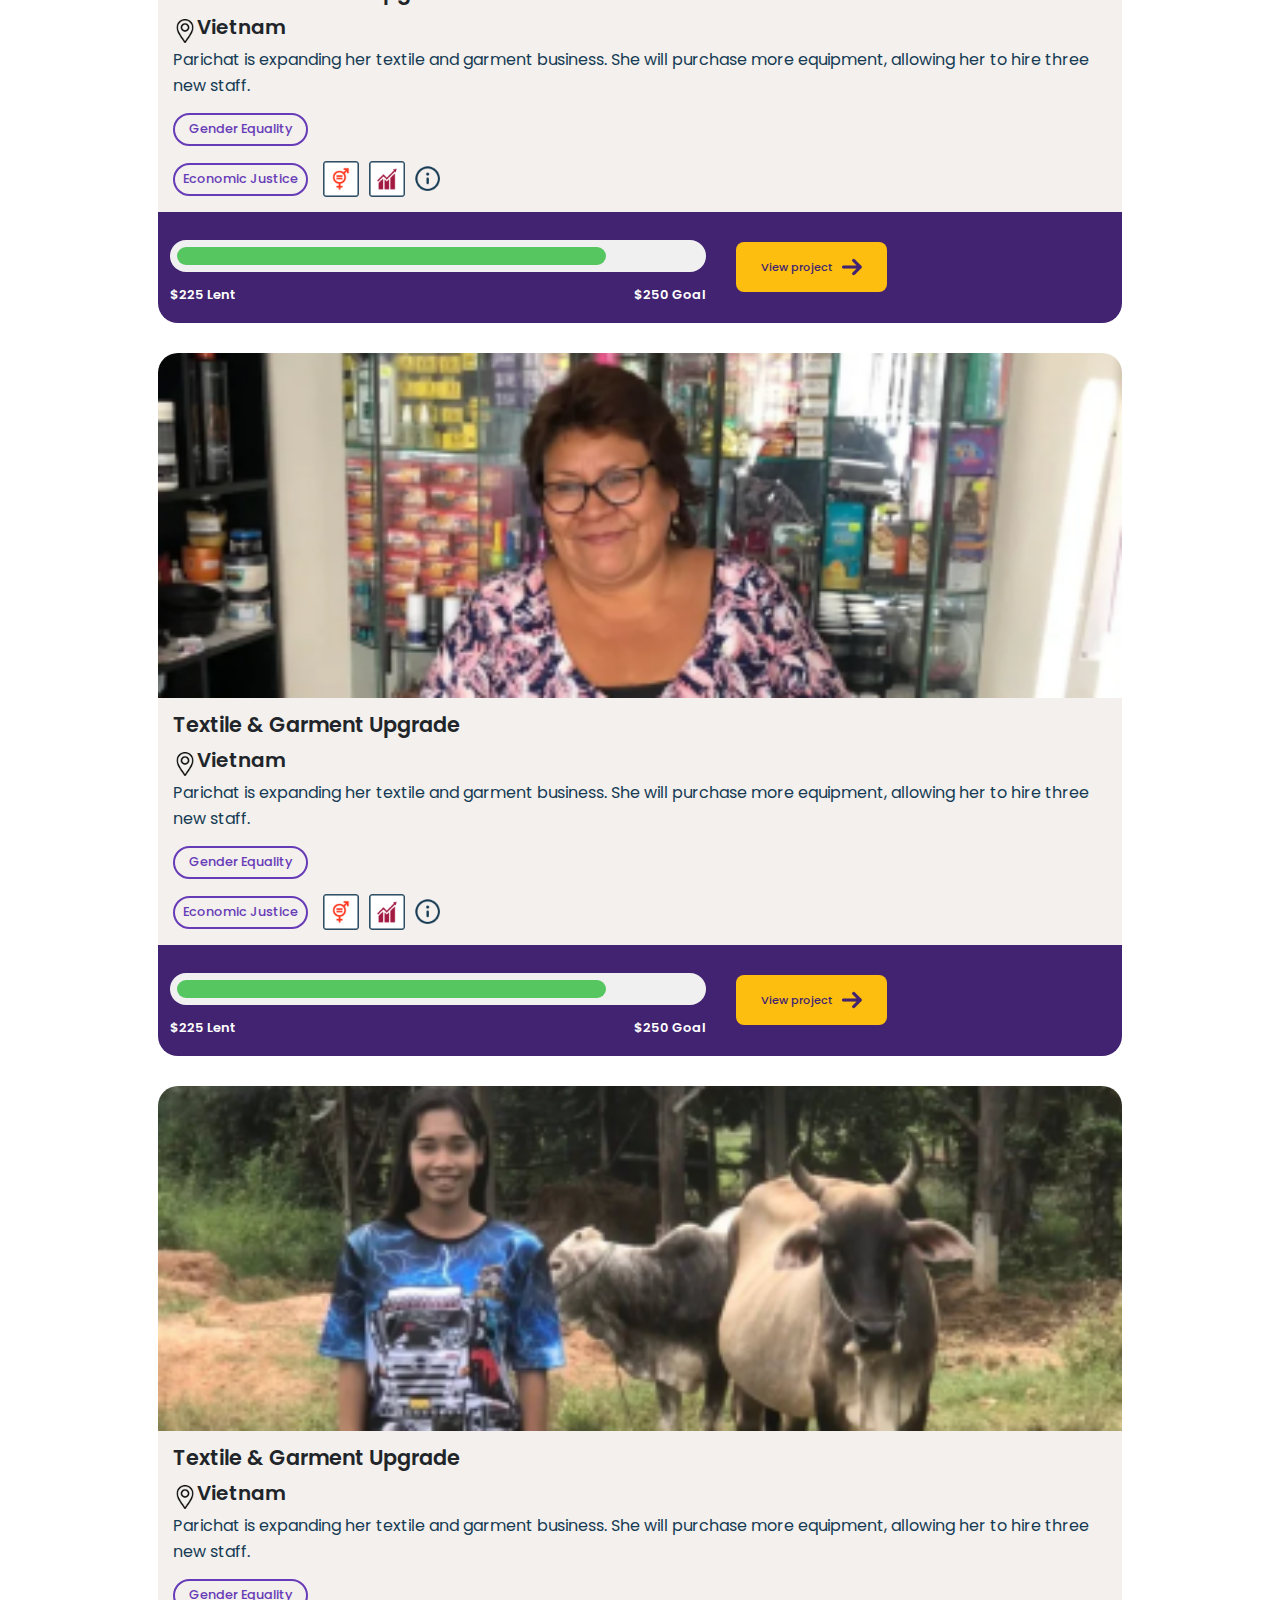
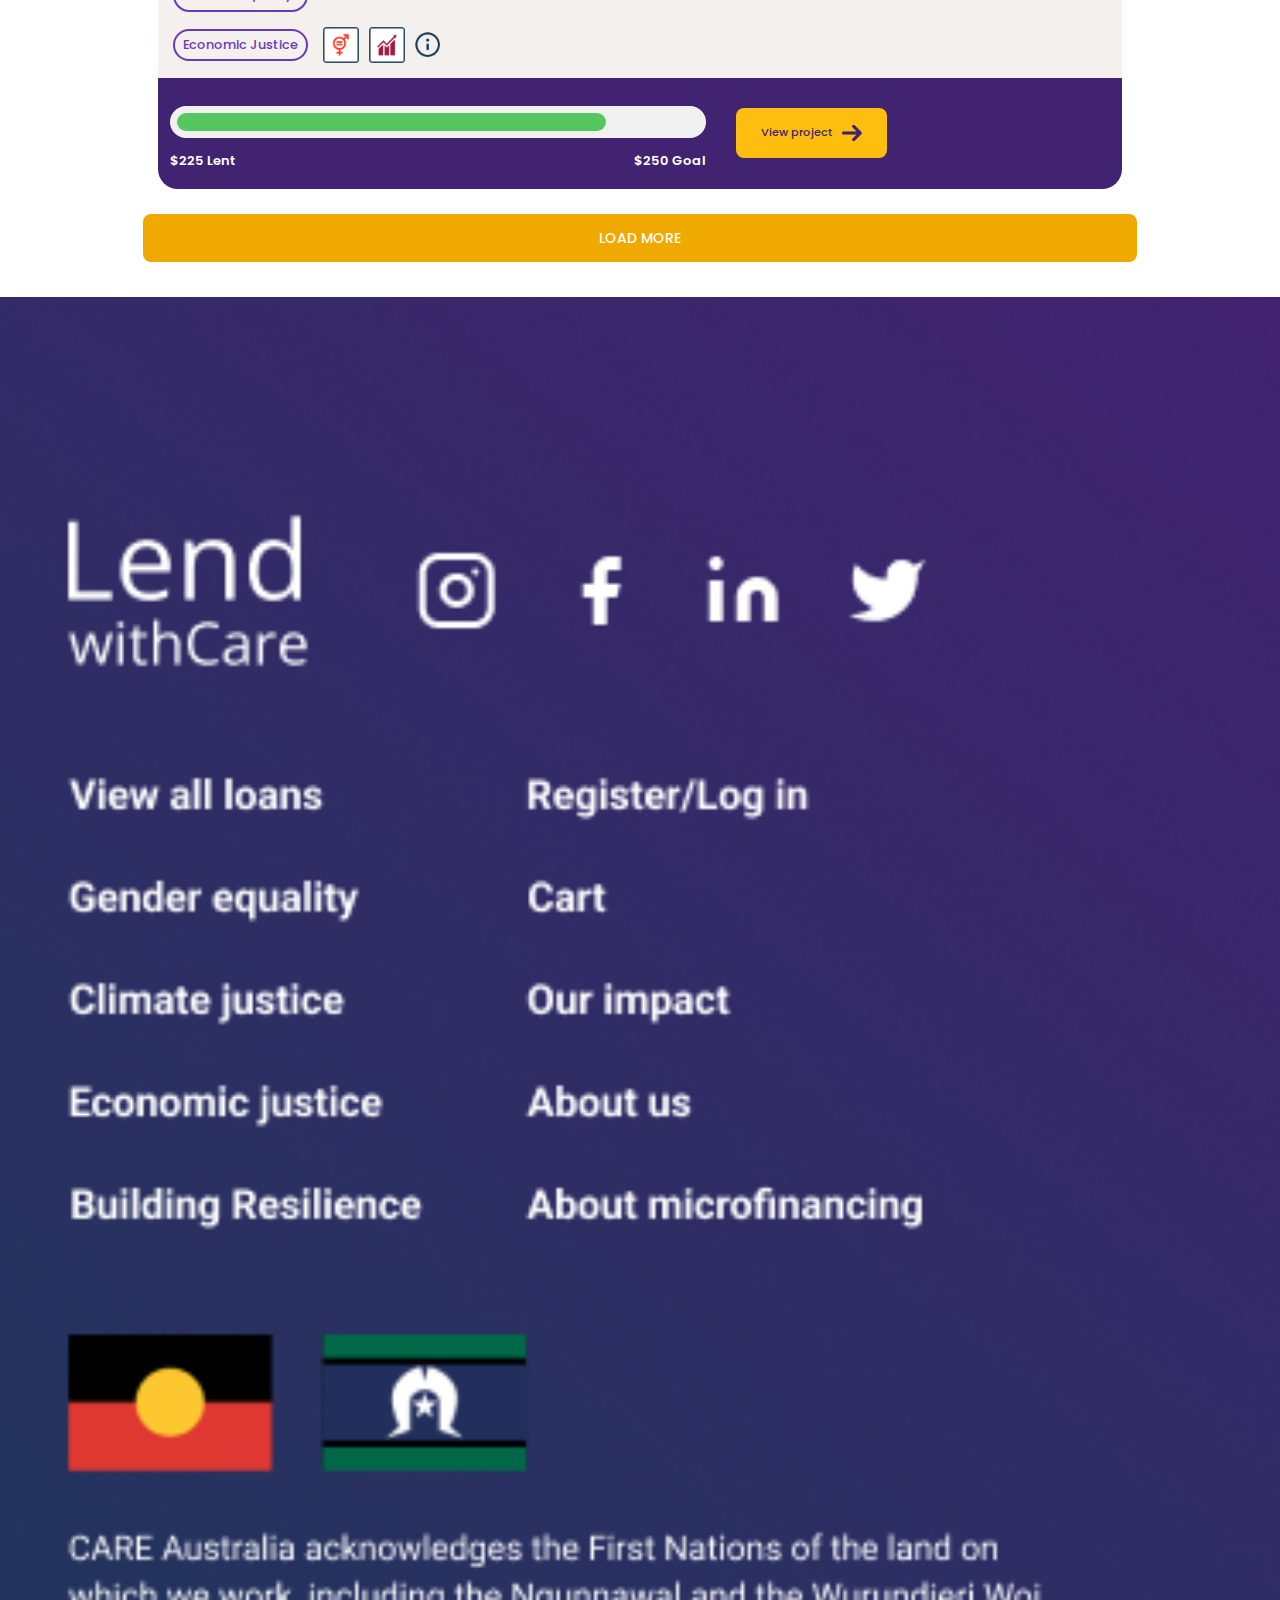
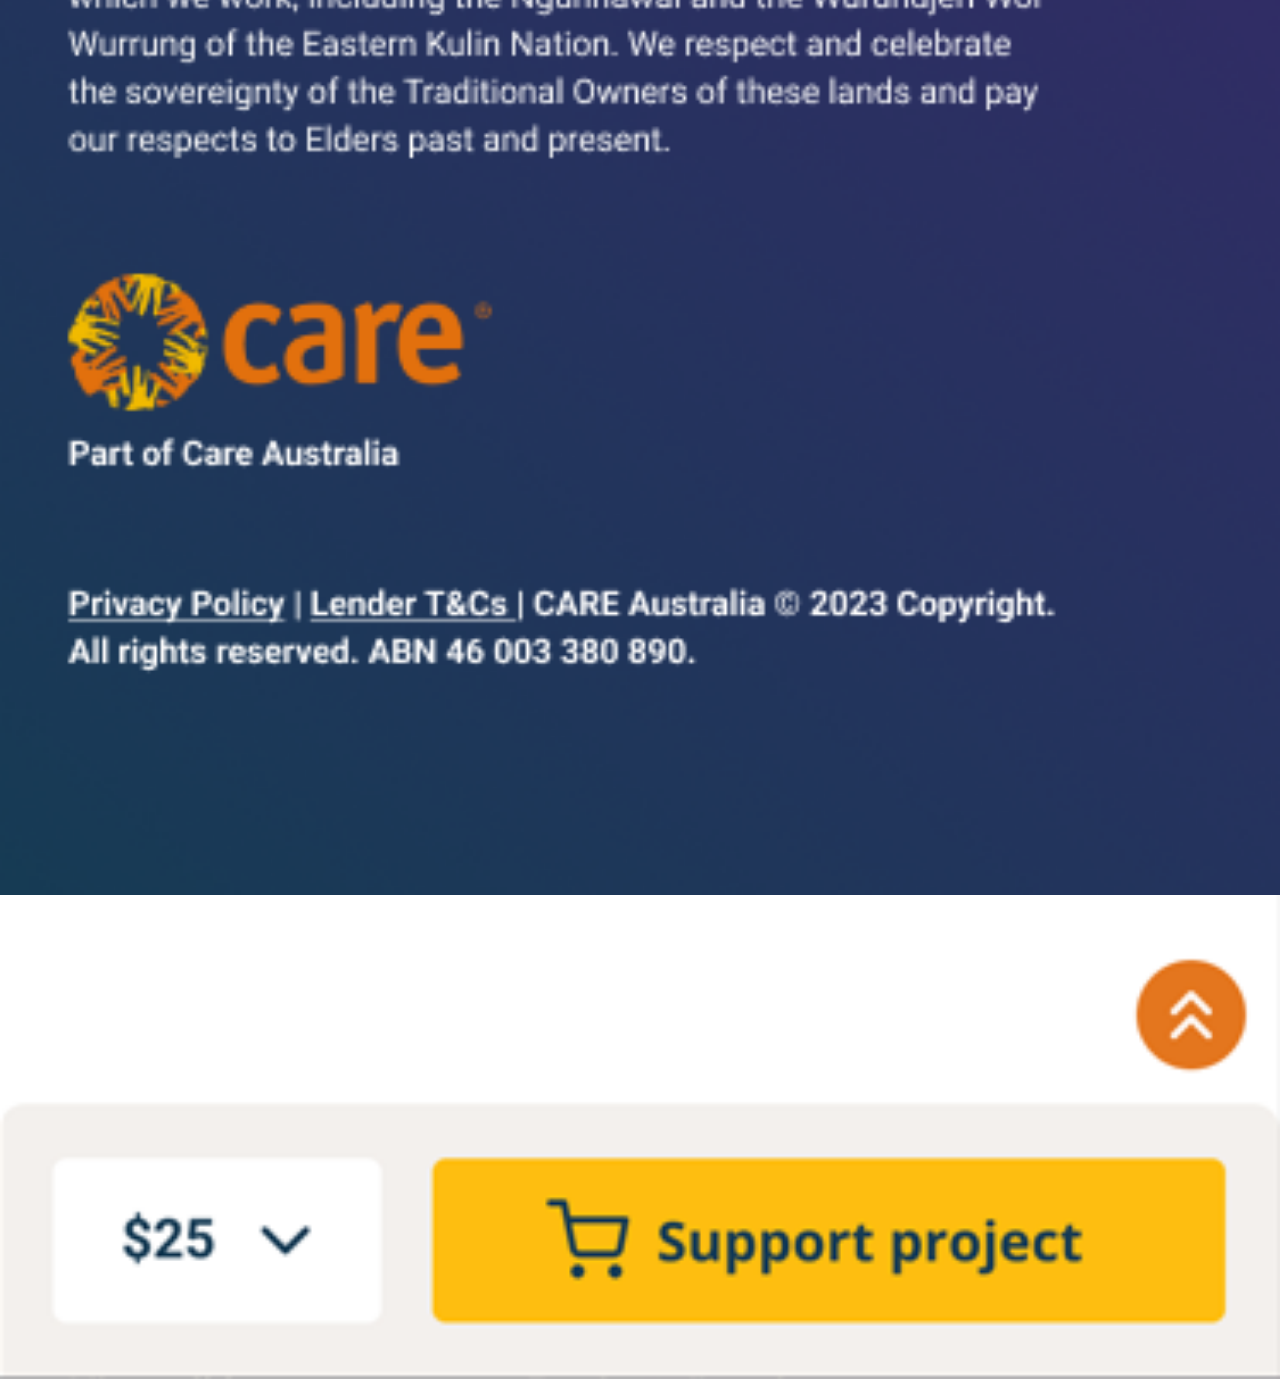
<file: gender-equality.html>
<!DOCTYPE html>
<html lang="en">
<head>
    
	<!-- Meta -->
	<meta charset="utf-8">
	<meta name="viewport" content="width=device-width, initial-scale=1, maximum-scale=1, minimum-scale=1, minimal-ui, viewport-fit=cover">
	<meta name="theme-color" content="#2196f3">
	<meta name="author" content="DexignZone" /> 
    <meta name="keywords" content="" /> 
    <meta name="robots" content="" /> 
	<meta name="description" content="Jobie - Job Portal Mobile App Template ( Bootstrap 5 + PWA )"/>
	<meta property="og:title" content="Jobie - Job Portal Mobile App Template ( Bootstrap 5 + PWA )" />
	<meta property="og:description" content="Jobie - Job Portal Mobile App Template ( Bootstrap 5 + PWA )" />
	<meta property="og:image" content="social-image.png"/>
	<meta name="format-detection" content="telephone=no">
    
    <!-- Favicons Icon -->
	<link rel="shortcut icon" type="image/x-icon" href="assets/images/favicon.png" />
    
    <!-- Title -->
	<title>Lend with care</title>
	

    <!-- Stylesheets -->
    <link rel="stylesheet" type="text/css" href="assets/css/style.css">
    <link rel="stylesheet" href="assets/vendor/swiper/swiper-bundle.min.css">
    <link rel="stylesheet" type="text/css" href="assets/css/custom.css">
    
    <!-- Google Fonts -->
    <link rel="preconnect" href="https://fonts.googleapis.com/">
    <link rel="preconnect" href="https://fonts.gstatic.com/" crossorigin>
    <link href="https://fonts.googleapis.com/css2?family=Poppins:wght@100;200;300;400;500;600;700;800;900&amp;display=swap" rel="stylesheet">

</head>   
<body>
<div class="page-wraper">
    
    <!-- Header -->
	<header class="header transparent">
		<div class="main-bar">
			<div class="container">
				<div class="header-content">
					<div class="left-content">
						<a href="javascript:void(0);" class="logo_s">
                            <img src="assets/img/logo.png" alt="">
						</a>
					</div>
					<div class="mid-content">
					</div>
					<div class="right-content s_icon">
                        <a href="javascript:void(0);" class="theme-color menu-toggler">
                            <img src="assets/img/menu_icon.svg" alt="">
                        </a>
                        <a href="javascript:void(0);" class="theme-color" data-bs-toggle="offcanvas" data-bs-target="#offcanvasBottom" aria-controls="offcanvasBottom">
                            <img src="assets/img/search.svg" alt="">
                        </a>
                        <a href="javascript:void(0);" class="theme-color" data-bs-toggle="offcanvas" data-bs-target="#offcanvasBottom" aria-controls="offcanvasBottom">
                            <img src="assets/img/person.png" alt="">
                        </a>
                        <a href="javascript:void(0);" class="theme-color" data-bs-toggle="offcanvas" data-bs-target="#offcanvasBottom" aria-controls="offcanvasBottom">
                            <img src="assets/img/email.png" alt="">
                        </a>

					</div>
				</div>
			</div>
		</div>
	</header>
    <!-- Header End -->
    
    <!-- Preloader -->
	<div id="preloader">
		<div class="spinner"></div>
	</div>
    <!-- Preloader end-->

	<!-- Sidebar -->
	<div class="sidebar">
		<div class="author-box">
			<div class="logo_s">
				<img src="assets/img/logo.png" alt="">
			</div>
			<div class="dz-info menu-toggler" id="close_sidebar">
				<img src="assets/img/close.png" alt="">
			</div>
		</div>
		<ul class="nav navbar-nav">
			<li class="nav-label">
				<div class="input-group rounded">
					<input type="search" class="form-control rounded" placeholder="Enter a keyword to search" aria-label="Search" aria-describedby="search-addon" />
					<span class="input-group-text border-0" id="search-addon">
                        <i class="fas fa-search"></i>
                      </span>
				</div>
			</li>
			<li>
				<a class="nav-link" href="">
					<span>Home</span>
				</a>
			</li>
			<li>
				<a class="nav-link">
					<span>View all projects</span>
				</a>
				<ul class="sub_li">
					<li><a href="gender-equality.html"><i class="fas fa-chevron-right m-r10"></i> Gender equality</a></li>
					<li><a href="gender-equality.html"><i class="fas fa-chevron-right m-r10"></i> Climate justice</a></li>
					<li><a href="gender-equality.html"><i class="fas fa-chevron-right m-r10"></i> Economic justice</a></li>
					<li><a href="gender-equality.html"><i class="fas fa-chevron-right m-r10"></i> Building Resilience</a></li>
				</ul>
			</li>
			<li>
				<a class="nav-link" href="">
					<span>Become an Angel</span>
				</a>
			</li>
			<li>
				<a class="nav-link" href="">
					<span>Our impact</span>
				</a>
			</li>
			<li>
				<a class="nav-link" href="">
					<span style="font-weight: bold;">News and updates</span>
				</a>
			</li>
			<li>
				<a class="nav-link" href="">
					<span>About us</span>
				</a>
			</li>
			<li>
				<a class="nav-link" href="">
					<span>About microfinancing</span>
				</a>
			</li>
			<li>
				<a class="nav-link" href="">
					<span>Your dashboard</span>
				</a>
			</li>
		</ul>
	</div>
	<!-- Sidebar End -->
    
    <!-- Banner -->
	<div class="banner-wrapper author-notification">
		<div class="container inner-wrapper">

		</div>
	</div>
    <!-- Banner End -->
    
    <!-- Page Content -->
    <div class="page-content" style="background: #ffffff;">

		<div class="col-sm-12">
			<img src="assets/img/frame14.png" alt="" class="w-100">
		</div>
        
        <div class="content-inner pt-0">
			<div class="container  pt-0">

                <!-- Dashboard Area -->
                <div class="dashboard-area">
					<!-- Features -->
                    <div class="features-box">
                        <div class="row g-0">

							<div class="col-sm-12">
								<div class="set-style-eqa">
									<div class="title-bar">
										<h5 class="dz-title-se">Showing 105 Results</h5>
									</div>
									<div>
										<img src="assets/img/hea_01.png" class="w-100 rad-top" alt="/">
									</div>
									<div class="card-info">
										<h6 class="title"><a href="javascript:void(0);">Textile & Garment Upgrade</a></h6>
										<ul class="d-flex align-items-center">
											<li>
												<img src="assets/img/location.png" style="width: 24px;" alt="">
											</li>
											<li>
												<h4>Vietnam</h4>
											</li>
										</ul>
										<span class="location">Parichat is expanding her textile and garment business. She will purchase more equipment, allowing her to hire three new staff. </span>

										<div class="m-t15">
											<a href="" class="btn btn-outline-primary btn_rounded">Gender Equality</a>
										</div>
										<div class="m-t15">
											<ul class="d-flex align-items-center">
												<li class="m-r15">
													<a href="" class="btn btn-outline-primary btn_rounded">Economic Justice</a>
												</li>
												<li class="m-r10">
													<img src="assets/img/icon_a.png" style="width: 36px;" alt="">
												</li>
												<li class="m-r5">
													<img src="assets/img/icon_b.png" style="width: 36px;" alt="">
												</li>
												<li>
													<img src="assets/img/icon_c.png" style="width: 36px;" alt="">
												</li>
											</ul>
										</div>
									</div>
									<div class="buttom_info">
										<div class="row">
											<div class="col-7">
												<div class="progress mt-3">
													<div class="progress-bar success" style="width: 80%;" role="progressbar">
														<span class="sr-only">80% Complete</span>
													</div>
												</div>
												<div class="d-flex justify-content-between goal_info">
													<h5 class="font-s">$225 Lent</h5>
													<h5 class="font-s">$250 Goal</h5>
												</div>
											</div>
											<div class="col-5" style="margin-top: 18px;">
												<a href="business.html" class="btn btn-outline-primary btn_yellow">View project <img src="assets/img/right-arrow.png" style="width: 20px; margin-left: 8px;" alt=""/></a>
											</div>
										</div>
									</div>
								</div>
                                <div class="set-style-eqa">
                                    <div>
                                        <img src="assets/img/hea_02.png" class="w-100 rad-top" alt="/">
                                    </div>
                                    <div class="card-info">
                                        <h6 class="title"><a href="javascript:void(0);">Textile & Garment Upgrade</a></h6>
                                        <ul class="d-flex align-items-center">
                                            <li>
                                                <img src="assets/img/location.png" style="width: 24px;" alt="">
                                            </li>
                                            <li>
                                                <h4>Vietnam</h4>
                                            </li>
                                        </ul>
                                        <span class="location">Parichat is expanding her textile and garment business. She will purchase more equipment, allowing her to hire three new staff. </span>

                                        <div class="m-t15">
                                            <a href="" class="btn btn-outline-primary btn_rounded">Gender Equality</a>
                                        </div>
                                        <div class="m-t15">
                                            <ul class="d-flex align-items-center">
                                                <li class="m-r15">
                                                    <a href="" class="btn btn-outline-primary btn_rounded">Economic Justice</a>
                                                </li>
                                                <li class="m-r10">
                                                    <img src="assets/img/icon_a.png" style="width: 36px;" alt="">
                                                </li>
                                                <li class="m-r5">
                                                    <img src="assets/img/icon_b.png" style="width: 36px;" alt="">
                                                </li>
                                                <li>
                                                    <img src="assets/img/icon_c.png" style="width: 36px;" alt="">
                                                </li>
                                            </ul>
                                        </div>
                                    </div>
                                    <div class="buttom_info">
                                        <div class="row">
                                            <div class="col-7">
                                                <div class="progress mt-3">
                                                    <div class="progress-bar success" style="width: 80%;" role="progressbar">
                                                        <span class="sr-only">80% Complete</span>
                                                    </div>
                                                </div>
                                                <div class="d-flex justify-content-between goal_info">
                                                    <h5 class="font-s">$225 Lent</h5>
                                                    <h5 class="font-s">$250 Goal</h5>
                                                </div>
                                            </div>
                                            <div class="col-5" style="margin-top: 18px;">
                                                <a href="business.html" class="btn btn-outline-primary btn_yellow">View project <img src="assets/img/right-arrow.png" style="width: 20px; margin-left: 8px;" alt=""/></a>
                                            </div>
                                        </div>
                                    </div>
                                </div>
                                <div class="set-style-eqa">
                                    <div>
                                        <img src="assets/img/hea_03.png" class="w-100 rad-top" alt="/">
                                    </div>
                                    <div class="card-info">
                                        <h6 class="title"><a href="javascript:void(0);">Textile & Garment Upgrade</a></h6>
                                        <ul class="d-flex align-items-center">
                                            <li>
                                                <img src="assets/img/location.png" style="width: 24px;" alt="">
                                            </li>
                                            <li>
                                                <h4>Vietnam</h4>
                                            </li>
                                        </ul>
                                        <span class="location">Parichat is expanding her textile and garment business. She will purchase more equipment, allowing her to hire three new staff. </span>

                                        <div class="m-t15">
                                            <a href="" class="btn btn-outline-primary btn_rounded">Gender Equality</a>
                                        </div>
                                        <div class="m-t15">
                                            <ul class="d-flex align-items-center">
                                                <li class="m-r15">
                                                    <a href="" class="btn btn-outline-primary btn_rounded">Economic Justice</a>
                                                </li>
                                                <li class="m-r10">
                                                    <img src="assets/img/icon_a.png" style="width: 36px;" alt="">
                                                </li>
                                                <li class="m-r5">
                                                    <img src="assets/img/icon_b.png" style="width: 36px;" alt="">
                                                </li>
                                                <li>
                                                    <img src="assets/img/icon_c.png" style="width: 36px;" alt="">
                                                </li>
                                            </ul>
                                        </div>
                                    </div>
                                    <div class="buttom_info">
                                        <div class="row">
                                            <div class="col-7">
                                                <div class="progress mt-3">
                                                    <div class="progress-bar success" style="width: 80%;" role="progressbar">
                                                        <span class="sr-only">80% Complete</span>
                                                    </div>
                                                </div>
                                                <div class="d-flex justify-content-between goal_info">
                                                    <h5 class="font-s">$225 Lent</h5>
                                                    <h5 class="font-s">$250 Goal</h5>
                                                </div>
                                            </div>
                                            <div class="col-5" style="margin-top: 18px;">
                                                <a href="business.html" class="btn btn-outline-primary btn_yellow">View project <img src="assets/img/right-arrow.png" style="width: 20px; margin-left: 8px;" alt=""/></a>
                                            </div>
                                        </div>
                                    </div>
                                </div>
								<div class="set-style-eqa">
									<div>
										<img src="assets/img/hea_04.png" class="w-100 rad-top" alt="/">
									</div>
									<div class="card-info">
										<h6 class="title"><a href="javascript:void(0);">Textile & Garment Upgrade</a></h6>
										<ul class="d-flex align-items-center">
											<li>
												<img src="assets/img/location.png" style="width: 24px;" alt="">
											</li>
											<li>
												<h4>Vietnam</h4>
											</li>
										</ul>
										<span class="location">Parichat is expanding her textile and garment business. She will purchase more equipment, allowing her to hire three new staff. </span>

										<div class="m-t15">
											<a href="" class="btn btn-outline-primary btn_rounded">Gender Equality</a>
										</div>
										<div class="m-t15">
											<ul class="d-flex align-items-center">
												<li class="m-r15">
													<a href="" class="btn btn-outline-primary btn_rounded">Economic Justice</a>
												</li>
												<li class="m-r10">
													<img src="assets/img/icon_a.png" style="width: 36px;" alt="">
												</li>
												<li class="m-r5">
													<img src="assets/img/icon_b.png" style="width: 36px;" alt="">
												</li>
												<li>
													<img src="assets/img/icon_c.png" style="width: 36px;" alt="">
												</li>
											</ul>
										</div>
									</div>
									<div class="buttom_info">
										<div class="row">
											<div class="col-7">
												<div class="progress mt-3">
													<div class="progress-bar success" style="width: 80%;" role="progressbar">
														<span class="sr-only">80% Complete</span>
													</div>
												</div>
												<div class="d-flex justify-content-between goal_info">
													<h5 class="font-s">$225 Lent</h5>
													<h5 class="font-s">$250 Goal</h5>
												</div>
											</div>
                                            <div class="col-5" style="margin-top: 18px;">
                                                <a href="business.html" class="btn btn-outline-primary btn_yellow">View project <img src="assets/img/right-arrow.png" style="width: 20px; margin-left: 8px;" alt=""/></a>
                                            </div>
										</div>
									</div>
								</div>
								<div class="set-style-eqa">
									<div>
										<img src="assets/img/hea_05.png" class="w-100 rad-top" alt="/">
									</div>
									<div class="card-info">
										<h6 class="title"><a href="javascript:void(0);">Textile & Garment Upgrade</a></h6>
										<ul class="d-flex align-items-center">
											<li>
												<img src="assets/img/location.png" style="width: 24px;" alt="">
											</li>
											<li>
												<h4>Vietnam</h4>
											</li>
										</ul>
										<span class="location">Parichat is expanding her textile and garment business. She will purchase more equipment, allowing her to hire three new staff. </span>

										<div class="m-t15">
											<a href="" class="btn btn-outline-primary btn_rounded">Gender Equality</a>
										</div>
										<div class="m-t15">
											<ul class="d-flex align-items-center">
												<li class="m-r15">
													<a href="" class="btn btn-outline-primary btn_rounded">Economic Justice</a>
												</li>
												<li class="m-r10">
													<img src="assets/img/icon_a.png" style="width: 36px;" alt="">
												</li>
												<li class="m-r5">
													<img src="assets/img/icon_b.png" style="width: 36px;" alt="">
												</li>
												<li>
													<img src="assets/img/icon_c.png" style="width: 36px;" alt="">
												</li>
											</ul>
										</div>
									</div>
									<div class="buttom_info">
										<div class="row">
											<div class="col-7">
												<div class="progress mt-3">
													<div class="progress-bar success" style="width: 80%;" role="progressbar">
														<span class="sr-only">80% Complete</span>
													</div>
												</div>
												<div class="d-flex justify-content-between goal_info">
													<h5 class="font-s">$225 Lent</h5>
													<h5 class="font-s">$250 Goal</h5>
												</div>
											</div>
                                            <div class="col-5" style="margin-top: 18px;">
                                                <a href="business.html" class="btn btn-outline-primary btn_yellow">View project <img src="assets/img/right-arrow.png" style="width: 20px; margin-left: 8px;" alt=""/></a>
                                            </div>
										</div>
									</div>
								</div>
							</div>

							<button type="button" class="btn btn-warning w-100 m-t10">LOAD MORE</button>

                        </div>    
                    </div>
					<!-- Features End -->
					


					
				</div>
			</div>    
		</div>

		<div class="col-sm-12">
			<img src="assets/img/footer.png" alt="" class="w-100">
			<a href="payment-credit-card.html"><img src="assets/img/footer_support.png" alt="" class="w-100"></a>
		</div>
        
    </div>    
    <!-- Page Content End-->
    


	
</div>  
<!--**********************************
    Scripts
***********************************-->
<script src="assets/js/jquery.js"></script>
<script src="assets/vendor/bootstrap/js/bootstrap.bundle.min.js"></script>
<script src="assets/js/dz.carousel.js"></script><!-- Swiper -->
<script src="assets/vendor/swiper/swiper-bundle.min.js"></script><!-- Swiper -->
<script src="assets/js/settings.js"></script>
<script src="assets/js/custom.js"></script>

</body>
</html>
</file>
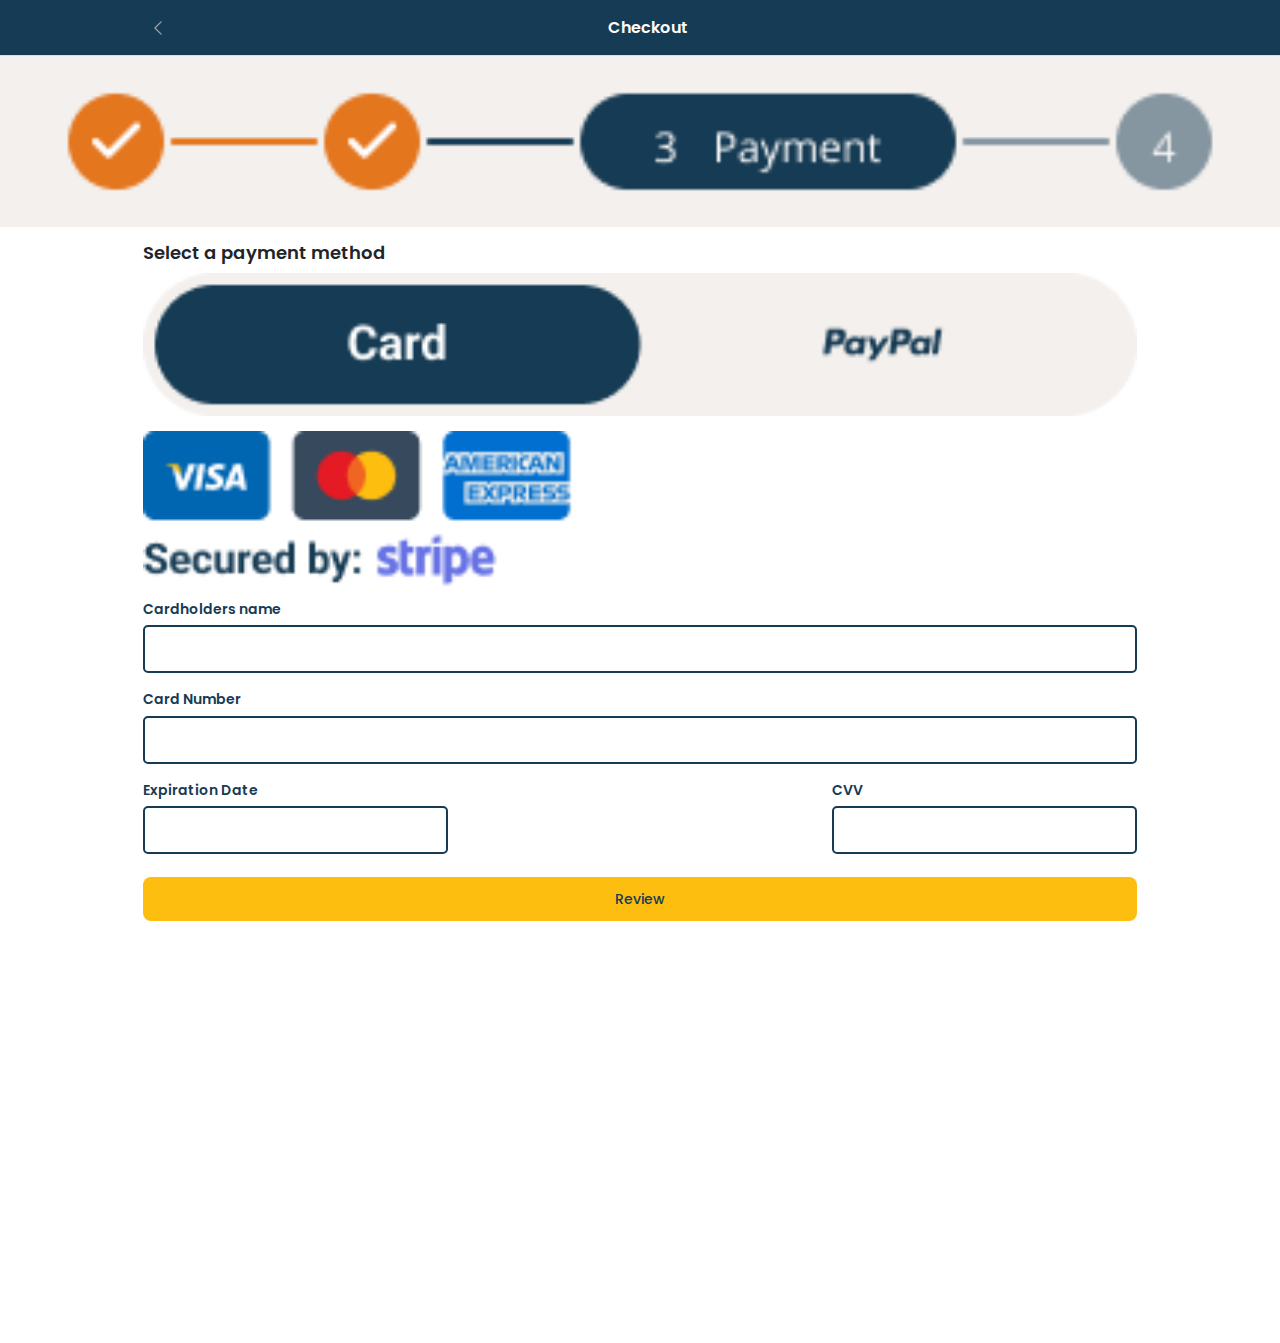
<file: payment-credit-card.html>
<!DOCTYPE html>
<html lang="en">
<head>
    
	<!-- Meta -->
	<meta charset="utf-8">
	<meta name="viewport" content="width=device-width, initial-scale=1, maximum-scale=1, minimum-scale=1, minimal-ui, viewport-fit=cover">
	<meta name="theme-color" content="#2196f3">
	<meta name="author" content="DexignZone" /> 
    <meta name="keywords" content="" /> 
    <meta name="robots" content="" /> 
	<meta name="description" content="Jobie - Job Portal Mobile App Template ( Bootstrap 5 + PWA )"/>
	<meta property="og:title" content="Jobie - Job Portal Mobile App Template ( Bootstrap 5 + PWA )" />
	<meta property="og:description" content="Jobie - Job Portal Mobile App Template ( Bootstrap 5 + PWA )" />
	<meta property="og:image" content="social-image.png"/>
	<meta name="format-detection" content="telephone=no">
    
    <!-- Favicons Icon -->
	<link rel="shortcut icon" type="image/x-icon" href="assets/images/favicon.png" />
    
    <!-- Title -->
	<title>Lend with care</title>
	

    <!-- Stylesheets -->
    <link rel="stylesheet" type="text/css" href="assets/css/style.css">
    <link rel="stylesheet" href="assets/vendor/swiper/swiper-bundle.min.css">
    <link rel="stylesheet" type="text/css" href="assets/css/custom.css">
    
    <!-- Google Fonts -->
    <link rel="preconnect" href="https://fonts.googleapis.com/">
    <link rel="preconnect" href="https://fonts.gstatic.com/" crossorigin>
    <link href="https://fonts.googleapis.com/css2?family=Poppins:wght@100;200;300;400;500;600;700;800;900&amp;display=swap" rel="stylesheet">

	<style>
		.header .sticky-header {
			background-color:#163b54;
		}
	</style>

</head>   
<body>
<div class="page-wraper">

	<!-- Header -->
	<header class="header" style="background-color:#163b54;">
		<div class="main-bar">
			<div class="container">
				<div class="header-content">
					<div class="left-content">
						<a href="checkout.html" class="back-btn">
							<svg width="14" height="14" viewBox="0 0 10 16" fill="#ffffff" xmlns="http://www.w3.org/2000/svg">
								<path d="M9.03033 0.46967C9.2966 0.735936 9.3208 1.1526 9.10295 1.44621L9.03033 1.53033L2.561 8L9.03033 14.4697C9.2966 14.7359 9.3208 15.1526 9.10295 15.4462L9.03033 15.5303C8.76406 15.7966 8.3474 15.8208 8.05379 15.6029L7.96967 15.5303L0.96967 8.53033C0.703403 8.26406 0.679197 7.8474 0.897052 7.55379L0.96967 7.46967L7.96967 0.46967C8.26256 0.176777 8.73744 0.176777 9.03033 0.46967Z" fill="#a19fa8"/>
							</svg>
						</a>
					</div>
					<div class="mid-content">
						<h6 class="mb-0 text-white">Checkout</h6>
					</div>
					<div class="right-content">
						<div style="width: 14px; height: 14px;"></div>
					</div>
				</div>
			</div>
		</div>
	</header>
	<!-- Header End -->
    
    <!-- Preloader -->
	<div id="preloader">
		<div class="spinner"></div>
	</div>
    <!-- Preloader end-->



    <!-- Page Content -->
    <div class="page-content" style="background: #ffffff;">

		<div class="col-12">
			<img src="assets/img/progress-bar-01.png" alt="" class="w-100">
		</div>

        <div class="content-inner pt-0">
			<div class="container">

				<div class="m-b10">
					<h5 class="m-b0">Select a payment method</h5>
				</div>

				<div class="col-12">
					<img src="assets/img/progress-bar-02.png" alt="" class="w-100">
				</div>
				<div class="col-12 m-t15 m-b10">
					<img src="assets/img/progress-bar-03.png" alt="" class="w-100">
				</div>

				<div class="account-area">
					<form class="">
						<div class="form-group">
							<label for="">Cardholders name</label>
							<input type="text" class="form-control" id="" placeholder="">
						</div>
						<div class="form-group">
							<label for="">Card Number</label>
							<input type="text" class="form-control" id="" placeholder="">
						</div>

						<div class="d-flex justify-content-between">
							<div class="form-group m-r10">
								<label for="">Expiration Date</label>
								<input type="text" class="form-control" id="" placeholder="">
							</div>
							<div class="form-group m-l10">
								<label for="">CVV</label>
								<input type="text" class="form-control" id="" placeholder="">
							</div>
						</div>


						<div class="input-group">
							<a href="thankyou.html" class="btn mt-2 btn-primary yellow_btn_text_blue w-100">Review</a>
						</div>
					</form>

				</div>
			</div>
		</div>

        
    </div>    
    <!-- Page Content End-->
    

</div>  
<!--**********************************
    Scripts
***********************************-->
<script src="assets/js/jquery.js"></script>
<script src="assets/vendor/bootstrap/js/bootstrap.bundle.min.js"></script>
<script src="assets/js/dz.carousel.js"></script><!-- Swiper -->
<script src="assets/vendor/swiper/swiper-bundle.min.js"></script><!-- Swiper -->
<script src="assets/js/settings.js"></script>
<script src="assets/js/custom.js"></script>

</body>
</html>
</file>
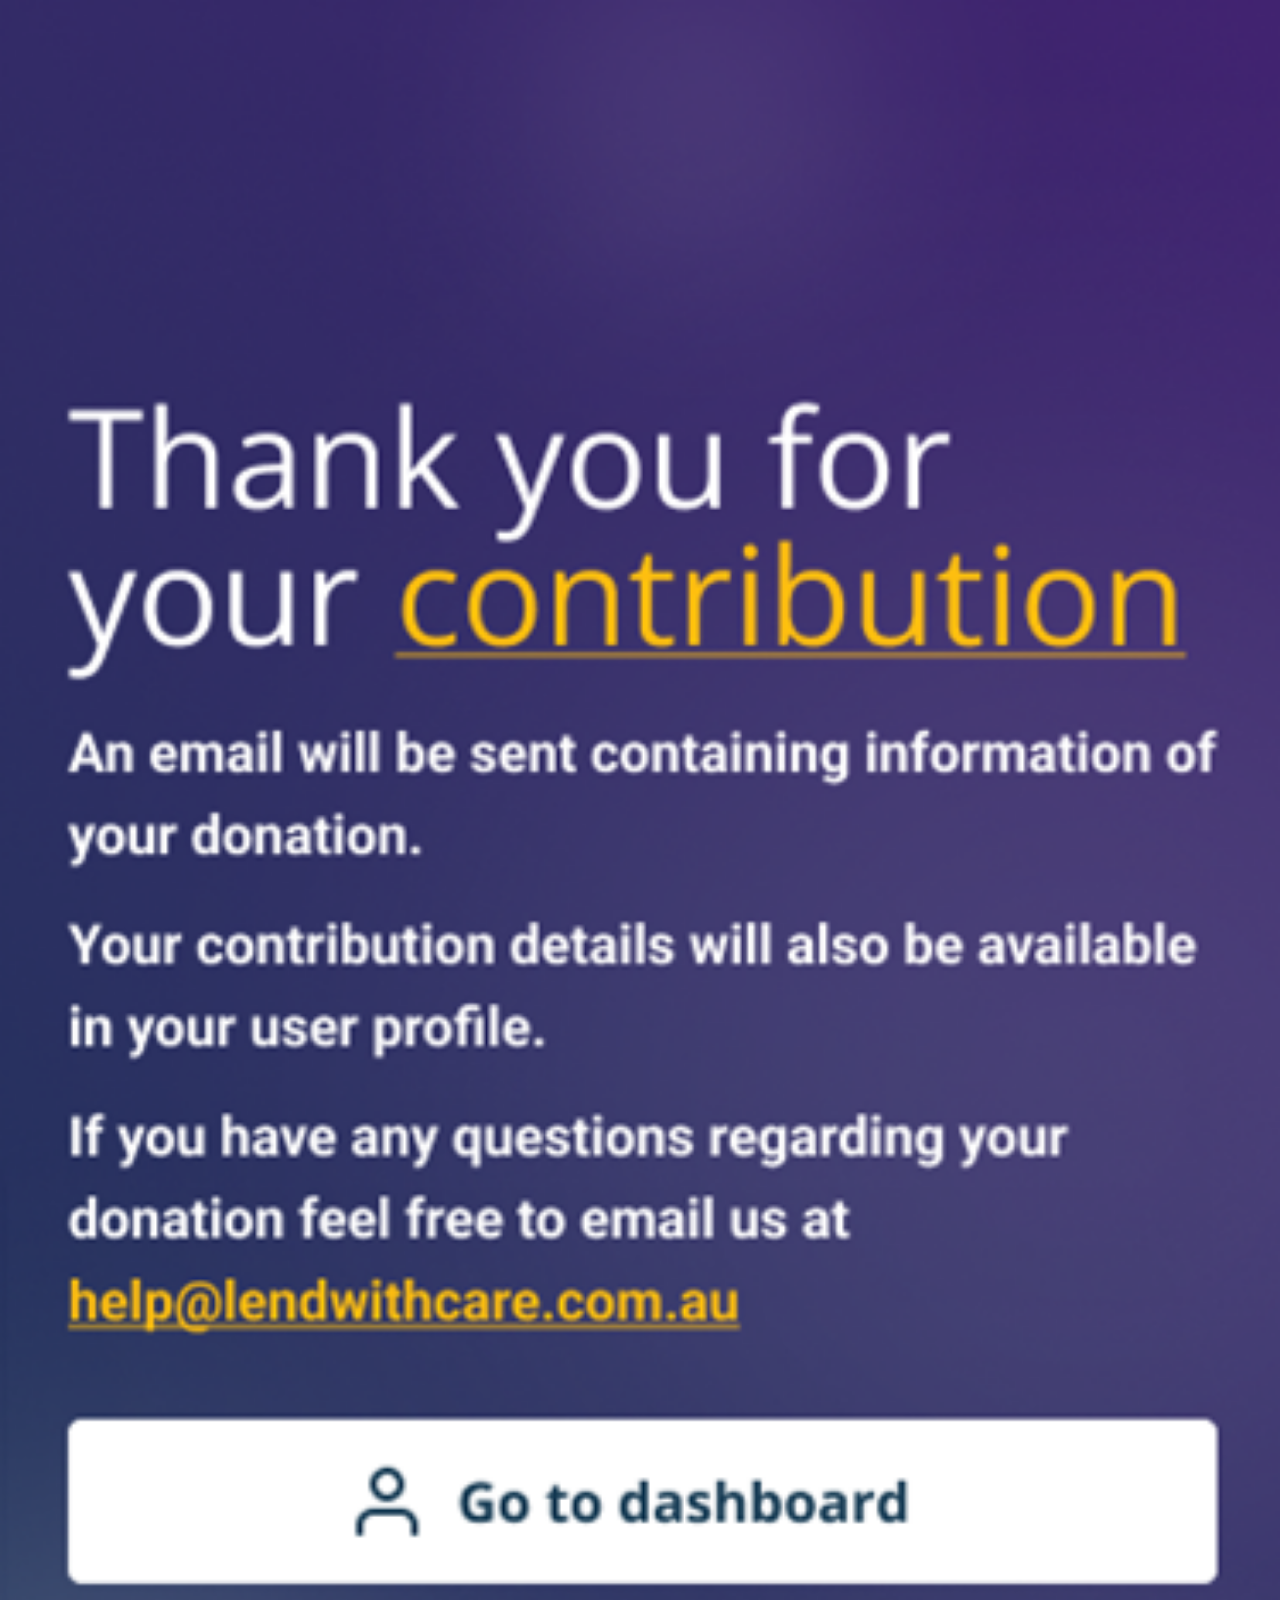
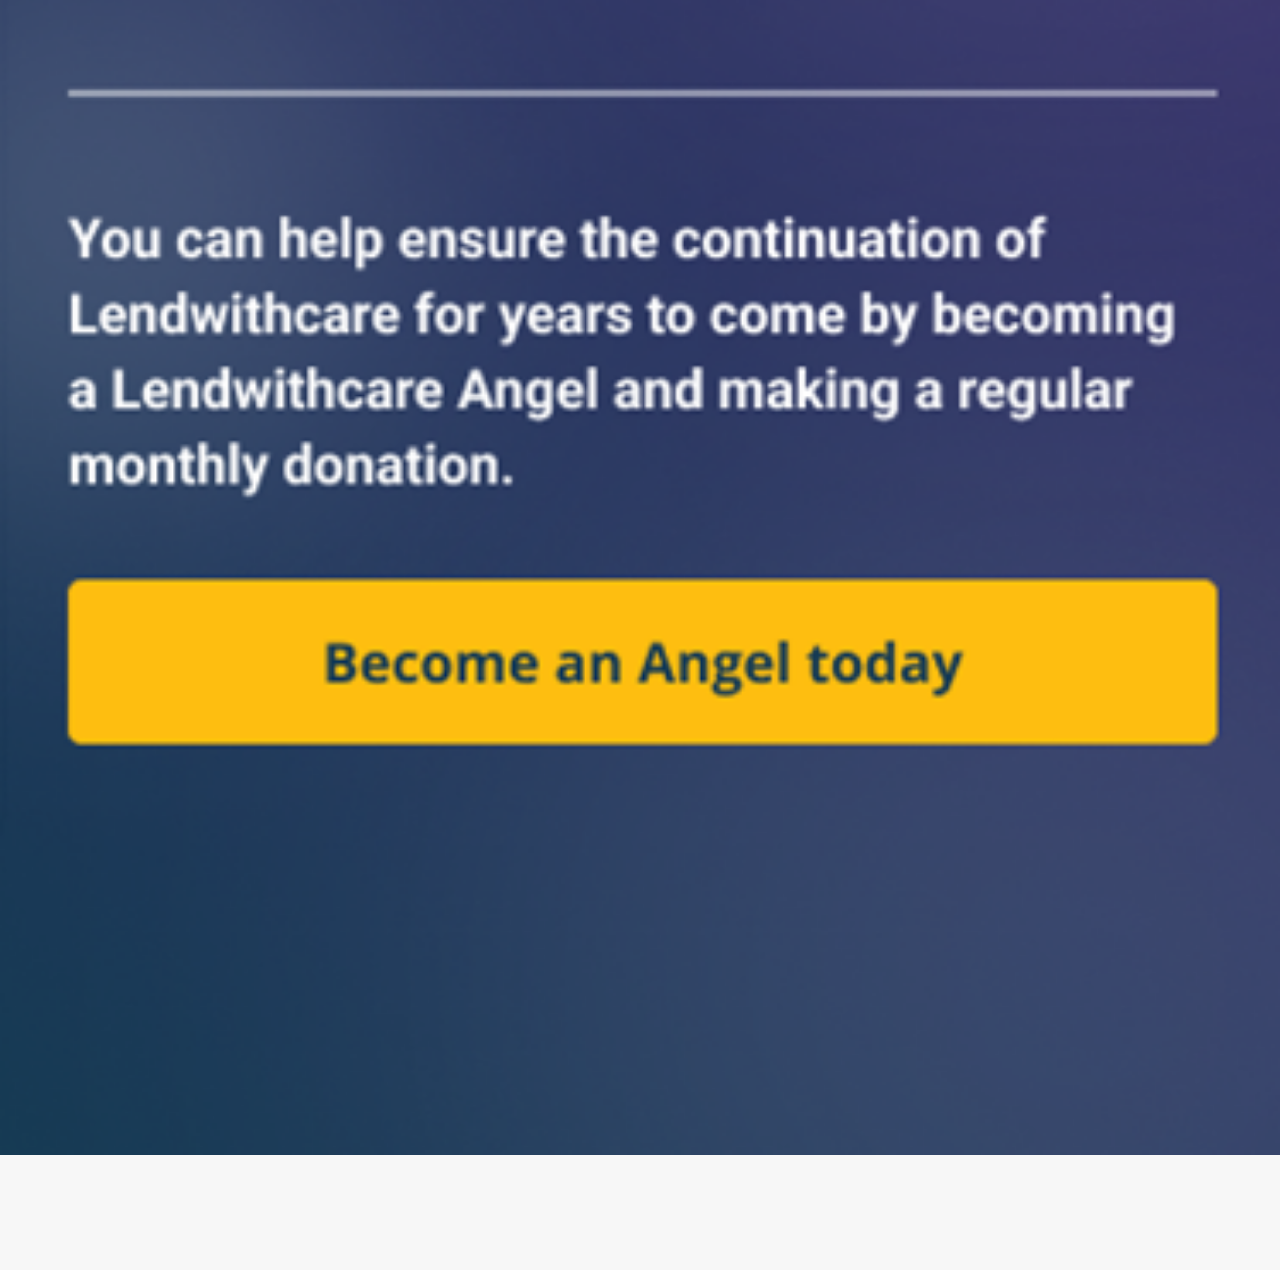
<file: thankyou.html>
<!DOCTYPE html>
<html lang="en">
<head>
    
	<!-- Meta -->
	<meta charset="utf-8">
	<meta name="viewport" content="width=device-width, initial-scale=1, maximum-scale=1, minimum-scale=1, minimal-ui, viewport-fit=cover">
	<meta name="theme-color" content="#2196f3">
	<meta name="author" content="DexignZone" /> 
    <meta name="keywords" content="" /> 
    <meta name="robots" content="" /> 
	<meta name="description" content="Jobie - Job Portal Mobile App Template ( Bootstrap 5 + PWA )"/>
	<meta property="og:title" content="Jobie - Job Portal Mobile App Template ( Bootstrap 5 + PWA )" />
	<meta property="og:description" content="Jobie - Job Portal Mobile App Template ( Bootstrap 5 + PWA )" />
	<meta property="og:image" content="social-image.png"/>
	<meta name="format-detection" content="telephone=no">
    
    <!-- Favicons Icon -->
	<link rel="shortcut icon" type="image/x-icon" href="assets/images/favicon.png" />
    
    <!-- Title -->
	<title>Lend with care</title>
	

    <!-- Stylesheets -->
    <link rel="stylesheet" type="text/css" href="assets/css/style.css">
    <link rel="stylesheet" href="assets/vendor/swiper/swiper-bundle.min.css">
    <link rel="stylesheet" type="text/css" href="assets/css/custom.css">
    
    <!-- Google Fonts -->
    <link rel="preconnect" href="https://fonts.googleapis.com/">
    <link rel="preconnect" href="https://fonts.gstatic.com/" crossorigin>
    <link href="https://fonts.googleapis.com/css2?family=Poppins:wght@100;200;300;400;500;600;700;800;900&amp;display=swap" rel="stylesheet">

</head>   
<body>
<div class="page-wraper">
    

    <!-- Preloader -->
	<div id="preloader">
		<div class="spinner"></div>
	</div>
    <!-- Preloader end-->
    


    <!-- Page Content -->
    <div class="page-content">

		<div class="col-sm-12">
			<a href="index.html"><img src="assets/img/thank_you.png" alt="" class="w-100"></a>
		</div>
        
        <div class="content-inner pt-0">
			<div class="container fb">

                <!-- Dashboard Area -->
                <div class="dashboard-area">

					<!-- Features -->
                    <div class="features-box">
                        <div class="row g-0">

                        </div>    
                    </div>
					<!-- Features End -->

				</div>

			</div>    
		</div>
        
    </div>    
    <!-- Page Content End-->
    

</div>  
<!--**********************************
    Scripts
***********************************-->
<script src="assets/js/jquery.js"></script>
<script src="assets/vendor/bootstrap/js/bootstrap.bundle.min.js"></script>
<script src="assets/js/dz.carousel.js"></script><!-- Swiper -->
<script src="assets/vendor/swiper/swiper-bundle.min.js"></script><!-- Swiper -->
<script src="assets/js/settings.js"></script>
<script src="assets/js/custom.js"></script>

</body>
</html>
</file>
<file: assets/css/custom.css>
.input-group .input-group-text {
    background: transparent;
    color: #ffffff;
    transition: all 0.3s ease-in-out;
    border-radius: 0px;
}
.sidebar {
    background-color: #26325f;
}
.sidebar.show {
    left: 0;
    width: 100%;
}
.author-box {
    display: flex;
    justify-content: space-between;
}
.dz-info img {
    width: 20px;
}
.logo_s img {
    max-width: 80px;
    padding: 0 25px 0 0;
}
.header.transparent {
    top:10px;
}
.s_icon img {
    width: 24px;
}
.swiper-slide.set-style {
    padding: 15px;
    background-color: #f3f0ed;
    border-radius: 8px;
    -webkit-border-radius: 8px;
    -moz-border-radius: 8px;
}
.set-style .card-info {
    margin-top: 15px;
}

.set-style .card-info .title {
    margin-bottom: 10px;
    color: #163b54;
    font-size: 1.3rem;
}
.set-style .card-info span.location {
    color: #163b54;
    font-size: 1rem;
}

.set-style-eqa {
    padding: 15px;
    background-color: #ffffff;
}
.set-style-eqa .card-info {
    padding: 15px 15px;
    background-color: #f3f0ed;
}

.set-style-eqa .card-info .title {
    margin-bottom: 10px;
    color: #163b54;
    font-size: 1.3rem;
}
.set-style-eqa .card-info span.location {
    color: #163b54;
    font-size: 1rem;
}

.dz-title-se {
    font-size: 1.2rem;
    margin-bottom: 8px;
    color: #163b54;
}
.rad-top {
    -webkit-border-top-left-radius: 20px;
    -webkit-border-top-right-radius: 20px;
    -moz-border-radius-topleft: 20px;
    -moz-border-radius-topright: 20px;
    border-top-left-radius: 20px;
    border-top-right-radius: 20px;
}
.btn_rounded {
    border-radius: 30px;
    -webkit-border-radius: 30px;
    -moz-border-radius: 30px;
    font-size: .8rem;
    width: 135px;
    padding: 8px;
}
.buttom_info {
    background-color: #422371;
    padding: 12px 12px;
    -webkit-border-bottom-right-radius: 20px;
    -webkit-border-bottom-left-radius: 20px;
    -moz-border-radius-bottomright: 20px;
    -moz-border-radius-bottomleft: 20px;
    border-bottom-right-radius: 20px;
    border-bottom-left-radius: 20px;
}
.goal_info h5 {
    color: #ffffff;
    margin-top: 15px;
    font-size: 13px;
}
.progress {
    height: 2rem;
}
.progress-bar.success {
    margin: 7px;
}
.btn_yellow {
    background-color: #febe10;
    color: #422371;
    font-size: .7rem;
    border: none;
}
.btn_yellow:hover, .btn_yellow:active {
    background-color: #febe10;
    color: #422371;
}
.sidebar .author-box {
    background-color: #26325f;
}
.header .sticky-header {
    padding: 0 0;
}

.form-control {
    height: 48px;
    border: 2px solid #163B54;
    padding: 10px 15px;
    font-size: 14px;
    font-weight: 400;
    color: #7e7e7e;
    transition: all 0.3s ease-in-out;
    background: #fff;
    border-radius: 5px;
}
.form-group {
    margin-bottom: 15px;
}
.form-group label {
    margin-bottom: 5px;
    color: #163b54;
    font-weight: 600;
}

.yellow_btn_text_blue {
    color: #163b54;
    background-color: #febe10;
    border: none;
    color: #163b54!important;
}
.yellow_btn_text_blue:hover, .yellow_btn_text_blue:active {
    color: #163b54!important;
    background-color: #febe10;
    border: none;
}
.social-btn-group .social-btn {
    display: block;
    width: 100%;
    min-width:  100%;
    margin-bottom: 12px;
    background-color: #f3f0ed;
    border-radius: 5px;
    -moz-border-radius: 5px;
    -webkit-border-radius: 5px;
}
.social-btn-group .social-btn img{
    margin-right: 10px;
}
.sidebar .navbar-nav li > a:after {
    content: unset;
}
.sidebar .navbar-nav li > a {
    color: #ffffff;
}
.sidebar .navbar-nav li > a span{
    font-size: 22px;
}

ul.sub_li{
   margin-left: 22px;
}
ul.sub_li li{
    color: #ffffff;
    padding: 0px 0;
    font-size: 16px;
}
.menu-toggler.show:after {
    z-index: 0;
}
</file>
<file: assets/css/style.css>
@import url("../vendor/fontawesome/css/all.min.css");
@import url("../vendor/flaticon-old/flaticon.css");
@import url("../vendor/uicons-solid-rounded/css/uicons-solid-rounded.css");
@import url("../vendor/line-awesome/css/line-awesome.min.css");
@import url("../vendor/themify-icons/css/themify-icons.css");
:root {
  --primary: #673ab7;
  --secondary: #48A9F8;
  --gradient: linear-gradient(73.08deg, #673ab7 15.14%, #9a70e5 92.25%);
  --primary-hover: #512e90;
  --primary-dark: #261543;
  --rgba-primary-1: rgba(103, 58, 183, 0.1);
  --rgba-primary-2: rgba(103, 58, 183, 0.2);
  --rgba-primary-3: rgba(103, 58, 183, 0.3);
  --rgba-primary-4: rgba(103, 58, 183, 0.4);
  --rgba-primary-5: rgba(103, 58, 183, 0.5);
  --rgba-primary-6: rgba(103, 58, 183, 0.6);
  --rgba-primary-7: rgba(103, 58, 183, 0.7);
  --rgba-primary-8: rgba(103, 58, 183, 0.8);
  --rgba-primary-9: rgba(103, 58, 183, 0.9);
  --font-family-base: Poppins, sans-serif;
  --font-family-title: Poppins, sans-serif;
  --border-radius-base: 8px;
  --border-color: #DDDDDD;
  --bg-white: #FFF;
  --title: #212529; }

/*
	0 - 600: Phone
	600 - 900: Tablet portrait
	900 - 1200: Tablet landscape
	1200 - 1800: Normal styles
	1800+ : Big Desktop
	1em = 1rem
	The smaller device rules always should write below the bigger device rules
	Fixing Order => Base + Typography >> General Layout + Grid >> Page Layout + Component

*/
/*==== 2. Bootstrap ====*/
/*!
 * Bootstrap v5.1.3 (https://getbootstrap.com/)
 * Copyright 2011-2021 The Bootstrap Authors
 * Copyright 2011-2021 Twitter, Inc.
 * Licensed under MIT (https://github.com/twbs/bootstrap/blob/main/LICENSE)
 */
:root {
  --bs-gray-100: #f8f9fa;
  --bs-gray-200: #e9ecef;
  --bs-gray-300: #dee2e6;
  --bs-gray-400: #ced4da;
  --bs-gray-500: #adb5bd;
  --bs-gray-600: #6c757d;
  --bs-gray-700: #495057;
  --bs-gray-800: #343a40;
  --bs-gray-900: #212529;
  --bs-primary: #673ab7;
  --bs-secondary: #48A9F8;
  --bs-success: #56c760;
  --bs-info: #58bad7;
  --bs-warning: #f0a901;
  --bs-danger: #f75a5b;
  --bs-light: #f4f4f4;
  --bs-dark: #000;
  --bs-primary-rgb: 103, 58, 183;
  --bs-secondary-rgb: 72, 169, 248;
  --bs-success-rgb: 86, 199, 96;
  --bs-info-rgb: 88, 186, 215;
  --bs-warning-rgb: 240, 169, 1;
  --bs-danger-rgb: 247, 90, 91;
  --bs-light-rgb: 244, 244, 244;
  --bs-dark-rgb: 0, 0, 0;
  --bs-white-rgb: 255, 255, 255;
  --bs-black-rgb: 0, 0, 0;
  --bs-body-color-rgb: 126, 126, 126;
  --bs-body-bg-rgb: 247, 247, 247;
  --bs-font-sans-serif: system-ui, -apple-system, "Segoe UI", Roboto, "Helvetica Neue", Arial, "Noto Sans", "Liberation Sans", sans-serif, "Apple Color Emoji", "Segoe UI Emoji", "Segoe UI Symbol", "Noto Color Emoji";
  --bs-font-monospace: SFMono-Regular, Menlo, Monaco, Consolas, "Liberation Mono", "Courier New", monospace;
  --bs-gradient: linear-gradient(180deg, rgba(255, 255, 255, 0.15), rgba(255, 255, 255, 0));
  --bs-body-font-family: Poppins, sans-serif;
  --bs-body-font-size: 0.875rem;
  --bs-body-font-weight: 500;
  --bs-body-line-height: 1.6;
  --bs-body-color: #7e7e7e;
  --bs-body-bg: #f7f7f7; }

*,
*::before,
*::after {
  box-sizing: border-box; }

@media (prefers-reduced-motion: no-preference) {
  :root {
    scroll-behavior: smooth; } }

body {
  margin: 0;
  font-family: var(--bs-body-font-family);
  font-size: var(--bs-body-font-size);
  font-weight: var(--bs-body-font-weight);
  line-height: var(--bs-body-line-height);
  color: var(--bs-body-color);
  text-align: var(--bs-body-text-align);
  background-color: var(--bs-body-bg);
  -webkit-text-size-adjust: 100%;
  -webkit-tap-highlight-color: rgba(0, 0, 0, 0); }

hr {
  margin: 1rem 0;
  color: inherit;
  background-color: currentColor;
  border: 0;
  opacity: 0.25; }

hr:not([size]) {
  height: 1px; }

h1, .h1, h2, .h2, h3, .h3, h4, .h4, h5, .h5, h6, .h6 {
  margin-top: 0;
  margin-bottom: 0.5rem;
  font-weight: 600;
  line-height: 1.2;
  color: #212529; }

h1, .h1 {
  font-size: calc(1.3rem + 0.6vw); }
  @media (min-width: 1200px) {
    h1, .h1 {
      font-size: 1.75rem; } }

h2, .h2 {
  font-size: calc(1.275rem + 0.3vw); }
  @media (min-width: 1200px) {
    h2, .h2 {
      font-size: 1.5rem; } }

h3, .h3 {
  font-size: calc(1.2625rem + 0.15vw); }
  @media (min-width: 1200px) {
    h3, .h3 {
      font-size: 1.375rem; } }

h4, .h4 {
  font-size: 1.25rem; }

h5, .h5 {
  font-size: 1.125rem; }

h6, .h6 {
  font-size: 1rem; }

p {
  margin-top: 0;
  margin-bottom: 1rem; }

abbr[title],
abbr[data-bs-original-title] {
  text-decoration: underline dotted;
  cursor: help;
  text-decoration-skip-ink: none; }

address {
  margin-bottom: 1rem;
  font-style: normal;
  line-height: inherit; }

ol,
ul {
  padding-left: 2rem; }

ol,
ul,
dl {
  margin-top: 0;
  margin-bottom: 1rem; }

ol ol,
ul ul,
ol ul,
ul ol {
  margin-bottom: 0; }

dt {
  font-weight: 700; }

dd {
  margin-bottom: .5rem;
  margin-left: 0; }

blockquote {
  margin: 0 0 1rem; }

b,
strong {
  font-weight: bolder; }

small, .small {
  font-size: 0.875em; }

mark, .mark {
  padding: 0.2em;
  background-color: #fcf8e3; }

sub,
sup {
  position: relative;
  font-size: 0.75em;
  line-height: 0;
  vertical-align: baseline; }

sub {
  bottom: -.25em; }

sup {
  top: -.5em; }

a {
  color: #673ab7;
  text-decoration: underline; }
  a:hover {
    color: #522e92; }

a:not([href]):not([class]), a:not([href]):not([class]):hover {
  color: inherit;
  text-decoration: none; }

pre,
code,
kbd,
samp {
  font-family: var(--bs-font-monospace);
  font-size: 1em;
  direction: ltr /* rtl:ignore */;
  unicode-bidi: bidi-override; }

pre {
  display: block;
  margin-top: 0;
  margin-bottom: 1rem;
  overflow: auto;
  font-size: 0.875em; }
  pre code {
    font-size: inherit;
    color: inherit;
    word-break: normal; }

code {
  font-size: 0.875em;
  color: #d63384;
  word-wrap: break-word; }
  a > code {
    color: inherit; }

kbd {
  padding: 0.2rem 0.4rem;
  font-size: 0.875em;
  color: #fff;
  background-color: #212529;
  border-radius: 0.2rem; }
  kbd kbd {
    padding: 0;
    font-size: 1em;
    font-weight: 700; }

figure {
  margin: 0 0 1rem; }

img,
svg {
  vertical-align: middle; }

table {
  caption-side: bottom;
  border-collapse: collapse; }

caption {
  padding-top: 0.5rem;
  padding-bottom: 0.5rem;
  color: #AEAED5;
  text-align: left; }

th {
  text-align: inherit;
  text-align: -webkit-match-parent; }

thead,
tbody,
tfoot,
tr,
td,
th {
  border-color: inherit;
  border-style: solid;
  border-width: 0; }

label {
  display: inline-block; }

button {
  border-radius: 0; }

button:focus:not(:focus-visible) {
  outline: 0; }

input,
button,
select,
optgroup,
textarea {
  margin: 0;
  font-family: inherit;
  font-size: inherit;
  line-height: inherit; }

button,
select {
  text-transform: none; }

[role="button"] {
  cursor: pointer; }

select {
  word-wrap: normal; }
  select:disabled {
    opacity: 1; }

[list]::-webkit-calendar-picker-indicator {
  display: none; }

button,
[type="button"],
[type="reset"],
[type="submit"] {
  -webkit-appearance: button; }
  button:not(:disabled),
  [type="button"]:not(:disabled),
  [type="reset"]:not(:disabled),
  [type="submit"]:not(:disabled) {
    cursor: pointer; }

::-moz-focus-inner {
  padding: 0;
  border-style: none; }

textarea {
  resize: vertical; }

fieldset {
  min-width: 0;
  padding: 0;
  margin: 0;
  border: 0; }

legend {
  float: left;
  width: 100%;
  padding: 0;
  margin-bottom: 0.5rem;
  font-size: calc(1.275rem + 0.3vw);
  line-height: inherit; }
  @media (min-width: 1200px) {
    legend {
      font-size: 1.5rem; } }
  legend + * {
    clear: left; }

::-webkit-datetime-edit-fields-wrapper,
::-webkit-datetime-edit-text,
::-webkit-datetime-edit-minute,
::-webkit-datetime-edit-hour-field,
::-webkit-datetime-edit-day-field,
::-webkit-datetime-edit-month-field,
::-webkit-datetime-edit-year-field {
  padding: 0; }

::-webkit-inner-spin-button {
  height: auto; }

[type="search"] {
  outline-offset: -2px;
  -webkit-appearance: textfield; }

/* rtl:raw:
[type="tel"],
[type="url"],
[type="email"],
[type="number"] {
  direction: ltr;
}
*/
::-webkit-search-decoration {
  -webkit-appearance: none; }

::-webkit-color-swatch-wrapper {
  padding: 0; }

::file-selector-button {
  font: inherit; }

::-webkit-file-upload-button {
  font: inherit;
  -webkit-appearance: button; }

output {
  display: inline-block; }

iframe {
  border: 0; }

summary {
  display: list-item;
  cursor: pointer; }

progress {
  vertical-align: baseline; }

[hidden] {
  display: none !important; }

.lead {
  font-size: 1.09375rem;
  font-weight: 300; }

.display-1 {
  font-size: calc(1.625rem + 4.5vw);
  font-weight: 300;
  line-height: 1.2; }
  @media (min-width: 1200px) {
    .display-1 {
      font-size: 5rem; } }

.display-2 {
  font-size: calc(1.575rem + 3.9vw);
  font-weight: 300;
  line-height: 1.2; }
  @media (min-width: 1200px) {
    .display-2 {
      font-size: 4.5rem; } }

.display-3 {
  font-size: calc(1.525rem + 3.3vw);
  font-weight: 300;
  line-height: 1.2; }
  @media (min-width: 1200px) {
    .display-3 {
      font-size: 4rem; } }

.display-4 {
  font-size: calc(1.475rem + 2.7vw);
  font-weight: 300;
  line-height: 1.2; }
  @media (min-width: 1200px) {
    .display-4 {
      font-size: 3.5rem; } }

.display-5 {
  font-size: calc(1.425rem + 2.1vw);
  font-weight: 300;
  line-height: 1.2; }
  @media (min-width: 1200px) {
    .display-5 {
      font-size: 3rem; } }

.display-6 {
  font-size: calc(1.375rem + 1.5vw);
  font-weight: 300;
  line-height: 1.2; }
  @media (min-width: 1200px) {
    .display-6 {
      font-size: 2.5rem; } }

.list-unstyled {
  padding-left: 0;
  list-style: none; }

.list-inline {
  padding-left: 0;
  list-style: none; }

.list-inline-item {
  display: inline-block; }
  .list-inline-item:not(:last-child) {
    margin-right: 0.5rem; }

.initialism {
  font-size: 0.875em;
  text-transform: uppercase; }

.blockquote {
  margin-bottom: 1rem;
  font-size: 1.09375rem; }
  .blockquote > :last-child {
    margin-bottom: 0; }

.blockquote-footer {
  margin-top: -1rem;
  margin-bottom: 1rem;
  font-size: 0.875em;
  color: #6c757d; }
  .blockquote-footer::before {
    content: "\2014\00A0"; }

.img-fluid {
  max-width: 100%;
  height: auto; }

.img-thumbnail {
  padding: 0.25rem;
  background-color: #f7f7f7;
  border: 1px solid #dee2e6;
  border-radius: 0.25rem;
  max-width: 100%;
  height: auto; }

.figure {
  display: inline-block; }

.figure-img {
  margin-bottom: 0.5rem;
  line-height: 1; }

.figure-caption {
  font-size: 0.875em;
  color: #6c757d; }

.container,
.container-fluid,
.container-sm,
.container-md,
.container-lg,
.container-xl {
  width: 100%;
  padding-right: var(--bs-gutter-x, 15px);
  padding-left: var(--bs-gutter-x, 15px);
  margin-right: auto;
  margin-left: auto; }

@media (min-width: 576px) {
  .container, .container-sm {
    max-width: 540px; } }

@media (min-width: 768px) {
  .container, .container-sm, .container-md {
    max-width: 720px; } }

@media (min-width: 992px) {
  .container, .container-sm, .container-md, .container-lg {
    max-width: 960px; } }

@media (min-width: 1200px) {
  .container, .container-sm, .container-md, .container-lg, .container-xl {
    max-width: 1024px; } }

.row {
  --bs-gutter-x: 30px;
  --bs-gutter-y: 0;
  display: flex;
  flex-wrap: wrap;
  margin-top: calc(-1 * var(--bs-gutter-y));
  margin-right: calc(-.5 * var(--bs-gutter-x));
  margin-left: calc(-.5 * var(--bs-gutter-x)); }
  .row > * {
    flex-shrink: 0;
    width: 100%;
    max-width: 100%;
    padding-right: calc(var(--bs-gutter-x) * .5);
    padding-left: calc(var(--bs-gutter-x) * .5);
    margin-top: var(--bs-gutter-y); }

.col {
  flex: 1 0 0%; }

.row-cols-auto > * {
  flex: 0 0 auto;
  width: auto; }

.row-cols-1 > * {
  flex: 0 0 auto;
  width: 100%; }

.row-cols-2 > * {
  flex: 0 0 auto;
  width: 50%; }

.row-cols-3 > * {
  flex: 0 0 auto;
  width: 33.33333%; }

.row-cols-4 > * {
  flex: 0 0 auto;
  width: 25%; }

.row-cols-5 > * {
  flex: 0 0 auto;
  width: 20%; }

.row-cols-6 > * {
  flex: 0 0 auto;
  width: 16.66667%; }

.col-auto {
  flex: 0 0 auto;
  width: auto; }

.col-1 {
  flex: 0 0 auto;
  width: 8.33333%; }

.col-2 {
  flex: 0 0 auto;
  width: 16.66667%; }

.col-3 {
  flex: 0 0 auto;
  width: 25%; }

.col-4 {
  flex: 0 0 auto;
  width: 33.33333%; }

.col-5 {
  flex: 0 0 auto;
  width: 41.66667%; }

.col-6 {
  flex: 0 0 auto;
  width: 50%; }

.col-7 {
  flex: 0 0 auto;
  width: 58.33333%; }

.col-8 {
  flex: 0 0 auto;
  width: 66.66667%; }

.col-9 {
  flex: 0 0 auto;
  width: 75%; }

.col-10 {
  flex: 0 0 auto;
  width: 83.33333%; }

.col-11 {
  flex: 0 0 auto;
  width: 91.66667%; }

.col-12 {
  flex: 0 0 auto;
  width: 100%; }

.offset-1 {
  margin-left: 8.33333%; }

.offset-2 {
  margin-left: 16.66667%; }

.offset-3 {
  margin-left: 25%; }

.offset-4 {
  margin-left: 33.33333%; }

.offset-5 {
  margin-left: 41.66667%; }

.offset-6 {
  margin-left: 50%; }

.offset-7 {
  margin-left: 58.33333%; }

.offset-8 {
  margin-left: 66.66667%; }

.offset-9 {
  margin-left: 75%; }

.offset-10 {
  margin-left: 83.33333%; }

.offset-11 {
  margin-left: 91.66667%; }

.g-0,
.gx-0 {
  --bs-gutter-x: 0; }

.g-0,
.gy-0 {
  --bs-gutter-y: 0; }

.g-1,
.gx-1 {
  --bs-gutter-x: 0.25rem; }

.g-1,
.gy-1 {
  --bs-gutter-y: 0.25rem; }

.g-2,
.gx-2 {
  --bs-gutter-x: 0.5rem; }

.g-2,
.gy-2 {
  --bs-gutter-y: 0.5rem; }

.g-3,
.gx-3 {
  --bs-gutter-x: 1rem; }

.g-3,
.gy-3 {
  --bs-gutter-y: 1rem; }

.g-4,
.gx-4 {
  --bs-gutter-x: 1.5rem; }

.g-4,
.gy-4 {
  --bs-gutter-y: 1.5rem; }

.g-5,
.gx-5 {
  --bs-gutter-x: 3rem; }

.g-5,
.gy-5 {
  --bs-gutter-y: 3rem; }

@media (min-width: 576px) {
  .col-sm {
    flex: 1 0 0%; }
  .row-cols-sm-auto > * {
    flex: 0 0 auto;
    width: auto; }
  .row-cols-sm-1 > * {
    flex: 0 0 auto;
    width: 100%; }
  .row-cols-sm-2 > * {
    flex: 0 0 auto;
    width: 50%; }
  .row-cols-sm-3 > * {
    flex: 0 0 auto;
    width: 33.33333%; }
  .row-cols-sm-4 > * {
    flex: 0 0 auto;
    width: 25%; }
  .row-cols-sm-5 > * {
    flex: 0 0 auto;
    width: 20%; }
  .row-cols-sm-6 > * {
    flex: 0 0 auto;
    width: 16.66667%; }
  .col-sm-auto {
    flex: 0 0 auto;
    width: auto; }
  .col-sm-1 {
    flex: 0 0 auto;
    width: 8.33333%; }
  .col-sm-2 {
    flex: 0 0 auto;
    width: 16.66667%; }
  .col-sm-3 {
    flex: 0 0 auto;
    width: 25%; }
  .col-sm-4 {
    flex: 0 0 auto;
    width: 33.33333%; }
  .col-sm-5 {
    flex: 0 0 auto;
    width: 41.66667%; }
  .col-sm-6 {
    flex: 0 0 auto;
    width: 50%; }
  .col-sm-7 {
    flex: 0 0 auto;
    width: 58.33333%; }
  .col-sm-8 {
    flex: 0 0 auto;
    width: 66.66667%; }
  .col-sm-9 {
    flex: 0 0 auto;
    width: 75%; }
  .col-sm-10 {
    flex: 0 0 auto;
    width: 83.33333%; }
  .col-sm-11 {
    flex: 0 0 auto;
    width: 91.66667%; }
  .col-sm-12 {
    flex: 0 0 auto;
    width: 100%; }
  .offset-sm-0 {
    margin-left: 0; }
  .offset-sm-1 {
    margin-left: 8.33333%; }
  .offset-sm-2 {
    margin-left: 16.66667%; }
  .offset-sm-3 {
    margin-left: 25%; }
  .offset-sm-4 {
    margin-left: 33.33333%; }
  .offset-sm-5 {
    margin-left: 41.66667%; }
  .offset-sm-6 {
    margin-left: 50%; }
  .offset-sm-7 {
    margin-left: 58.33333%; }
  .offset-sm-8 {
    margin-left: 66.66667%; }
  .offset-sm-9 {
    margin-left: 75%; }
  .offset-sm-10 {
    margin-left: 83.33333%; }
  .offset-sm-11 {
    margin-left: 91.66667%; }
  .g-sm-0,
  .gx-sm-0 {
    --bs-gutter-x: 0; }
  .g-sm-0,
  .gy-sm-0 {
    --bs-gutter-y: 0; }
  .g-sm-1,
  .gx-sm-1 {
    --bs-gutter-x: 0.25rem; }
  .g-sm-1,
  .gy-sm-1 {
    --bs-gutter-y: 0.25rem; }
  .g-sm-2,
  .gx-sm-2 {
    --bs-gutter-x: 0.5rem; }
  .g-sm-2,
  .gy-sm-2 {
    --bs-gutter-y: 0.5rem; }
  .g-sm-3,
  .gx-sm-3 {
    --bs-gutter-x: 1rem; }
  .g-sm-3,
  .gy-sm-3 {
    --bs-gutter-y: 1rem; }
  .g-sm-4,
  .gx-sm-4 {
    --bs-gutter-x: 1.5rem; }
  .g-sm-4,
  .gy-sm-4 {
    --bs-gutter-y: 1.5rem; }
  .g-sm-5,
  .gx-sm-5 {
    --bs-gutter-x: 3rem; }
  .g-sm-5,
  .gy-sm-5 {
    --bs-gutter-y: 3rem; } }

@media (min-width: 768px) {
  .col-md {
    flex: 1 0 0%; }
  .row-cols-md-auto > * {
    flex: 0 0 auto;
    width: auto; }
  .row-cols-md-1 > * {
    flex: 0 0 auto;
    width: 100%; }
  .row-cols-md-2 > * {
    flex: 0 0 auto;
    width: 50%; }
  .row-cols-md-3 > * {
    flex: 0 0 auto;
    width: 33.33333%; }
  .row-cols-md-4 > * {
    flex: 0 0 auto;
    width: 25%; }
  .row-cols-md-5 > * {
    flex: 0 0 auto;
    width: 20%; }
  .row-cols-md-6 > * {
    flex: 0 0 auto;
    width: 16.66667%; }
  .col-md-auto {
    flex: 0 0 auto;
    width: auto; }
  .col-md-1 {
    flex: 0 0 auto;
    width: 8.33333%; }
  .col-md-2 {
    flex: 0 0 auto;
    width: 16.66667%; }
  .col-md-3 {
    flex: 0 0 auto;
    width: 25%; }
  .col-md-4 {
    flex: 0 0 auto;
    width: 33.33333%; }
  .col-md-5 {
    flex: 0 0 auto;
    width: 41.66667%; }
  .col-md-6 {
    flex: 0 0 auto;
    width: 50%; }
  .col-md-7 {
    flex: 0 0 auto;
    width: 58.33333%; }
  .col-md-8 {
    flex: 0 0 auto;
    width: 66.66667%; }
  .col-md-9 {
    flex: 0 0 auto;
    width: 75%; }
  .col-md-10 {
    flex: 0 0 auto;
    width: 83.33333%; }
  .col-md-11 {
    flex: 0 0 auto;
    width: 91.66667%; }
  .col-md-12 {
    flex: 0 0 auto;
    width: 100%; }
  .offset-md-0 {
    margin-left: 0; }
  .offset-md-1 {
    margin-left: 8.33333%; }
  .offset-md-2 {
    margin-left: 16.66667%; }
  .offset-md-3 {
    margin-left: 25%; }
  .offset-md-4 {
    margin-left: 33.33333%; }
  .offset-md-5 {
    margin-left: 41.66667%; }
  .offset-md-6 {
    margin-left: 50%; }
  .offset-md-7 {
    margin-left: 58.33333%; }
  .offset-md-8 {
    margin-left: 66.66667%; }
  .offset-md-9 {
    margin-left: 75%; }
  .offset-md-10 {
    margin-left: 83.33333%; }
  .offset-md-11 {
    margin-left: 91.66667%; }
  .g-md-0,
  .gx-md-0 {
    --bs-gutter-x: 0; }
  .g-md-0,
  .gy-md-0 {
    --bs-gutter-y: 0; }
  .g-md-1,
  .gx-md-1 {
    --bs-gutter-x: 0.25rem; }
  .g-md-1,
  .gy-md-1 {
    --bs-gutter-y: 0.25rem; }
  .g-md-2,
  .gx-md-2 {
    --bs-gutter-x: 0.5rem; }
  .g-md-2,
  .gy-md-2 {
    --bs-gutter-y: 0.5rem; }
  .g-md-3,
  .gx-md-3 {
    --bs-gutter-x: 1rem; }
  .g-md-3,
  .gy-md-3 {
    --bs-gutter-y: 1rem; }
  .g-md-4,
  .gx-md-4 {
    --bs-gutter-x: 1.5rem; }
  .g-md-4,
  .gy-md-4 {
    --bs-gutter-y: 1.5rem; }
  .g-md-5,
  .gx-md-5 {
    --bs-gutter-x: 3rem; }
  .g-md-5,
  .gy-md-5 {
    --bs-gutter-y: 3rem; } }

@media (min-width: 992px) {
  .col-lg {
    flex: 1 0 0%; }
  .row-cols-lg-auto > * {
    flex: 0 0 auto;
    width: auto; }
  .row-cols-lg-1 > * {
    flex: 0 0 auto;
    width: 100%; }
  .row-cols-lg-2 > * {
    flex: 0 0 auto;
    width: 50%; }
  .row-cols-lg-3 > * {
    flex: 0 0 auto;
    width: 33.33333%; }
  .row-cols-lg-4 > * {
    flex: 0 0 auto;
    width: 25%; }
  .row-cols-lg-5 > * {
    flex: 0 0 auto;
    width: 20%; }
  .row-cols-lg-6 > * {
    flex: 0 0 auto;
    width: 16.66667%; }
  .col-lg-auto {
    flex: 0 0 auto;
    width: auto; }
  .col-lg-1 {
    flex: 0 0 auto;
    width: 8.33333%; }
  .col-lg-2 {
    flex: 0 0 auto;
    width: 16.66667%; }
  .col-lg-3 {
    flex: 0 0 auto;
    width: 25%; }
  .col-lg-4 {
    flex: 0 0 auto;
    width: 33.33333%; }
  .col-lg-5 {
    flex: 0 0 auto;
    width: 41.66667%; }
  .col-lg-6 {
    flex: 0 0 auto;
    width: 50%; }
  .col-lg-7 {
    flex: 0 0 auto;
    width: 58.33333%; }
  .col-lg-8 {
    flex: 0 0 auto;
    width: 66.66667%; }
  .col-lg-9 {
    flex: 0 0 auto;
    width: 75%; }
  .col-lg-10 {
    flex: 0 0 auto;
    width: 83.33333%; }
  .col-lg-11 {
    flex: 0 0 auto;
    width: 91.66667%; }
  .col-lg-12 {
    flex: 0 0 auto;
    width: 100%; }
  .offset-lg-0 {
    margin-left: 0; }
  .offset-lg-1 {
    margin-left: 8.33333%; }
  .offset-lg-2 {
    margin-left: 16.66667%; }
  .offset-lg-3 {
    margin-left: 25%; }
  .offset-lg-4 {
    margin-left: 33.33333%; }
  .offset-lg-5 {
    margin-left: 41.66667%; }
  .offset-lg-6 {
    margin-left: 50%; }
  .offset-lg-7 {
    margin-left: 58.33333%; }
  .offset-lg-8 {
    margin-left: 66.66667%; }
  .offset-lg-9 {
    margin-left: 75%; }
  .offset-lg-10 {
    margin-left: 83.33333%; }
  .offset-lg-11 {
    margin-left: 91.66667%; }
  .g-lg-0,
  .gx-lg-0 {
    --bs-gutter-x: 0; }
  .g-lg-0,
  .gy-lg-0 {
    --bs-gutter-y: 0; }
  .g-lg-1,
  .gx-lg-1 {
    --bs-gutter-x: 0.25rem; }
  .g-lg-1,
  .gy-lg-1 {
    --bs-gutter-y: 0.25rem; }
  .g-lg-2,
  .gx-lg-2 {
    --bs-gutter-x: 0.5rem; }
  .g-lg-2,
  .gy-lg-2 {
    --bs-gutter-y: 0.5rem; }
  .g-lg-3,
  .gx-lg-3 {
    --bs-gutter-x: 1rem; }
  .g-lg-3,
  .gy-lg-3 {
    --bs-gutter-y: 1rem; }
  .g-lg-4,
  .gx-lg-4 {
    --bs-gutter-x: 1.5rem; }
  .g-lg-4,
  .gy-lg-4 {
    --bs-gutter-y: 1.5rem; }
  .g-lg-5,
  .gx-lg-5 {
    --bs-gutter-x: 3rem; }
  .g-lg-5,
  .gy-lg-5 {
    --bs-gutter-y: 3rem; } }

@media (min-width: 1200px) {
  .col-xl {
    flex: 1 0 0%; }
  .row-cols-xl-auto > * {
    flex: 0 0 auto;
    width: auto; }
  .row-cols-xl-1 > * {
    flex: 0 0 auto;
    width: 100%; }
  .row-cols-xl-2 > * {
    flex: 0 0 auto;
    width: 50%; }
  .row-cols-xl-3 > * {
    flex: 0 0 auto;
    width: 33.33333%; }
  .row-cols-xl-4 > * {
    flex: 0 0 auto;
    width: 25%; }
  .row-cols-xl-5 > * {
    flex: 0 0 auto;
    width: 20%; }
  .row-cols-xl-6 > * {
    flex: 0 0 auto;
    width: 16.66667%; }
  .col-xl-auto {
    flex: 0 0 auto;
    width: auto; }
  .col-xl-1 {
    flex: 0 0 auto;
    width: 8.33333%; }
  .col-xl-2 {
    flex: 0 0 auto;
    width: 16.66667%; }
  .col-xl-3 {
    flex: 0 0 auto;
    width: 25%; }
  .col-xl-4 {
    flex: 0 0 auto;
    width: 33.33333%; }
  .col-xl-5 {
    flex: 0 0 auto;
    width: 41.66667%; }
  .col-xl-6 {
    flex: 0 0 auto;
    width: 50%; }
  .col-xl-7 {
    flex: 0 0 auto;
    width: 58.33333%; }
  .col-xl-8 {
    flex: 0 0 auto;
    width: 66.66667%; }
  .col-xl-9 {
    flex: 0 0 auto;
    width: 75%; }
  .col-xl-10 {
    flex: 0 0 auto;
    width: 83.33333%; }
  .col-xl-11 {
    flex: 0 0 auto;
    width: 91.66667%; }
  .col-xl-12 {
    flex: 0 0 auto;
    width: 100%; }
  .offset-xl-0 {
    margin-left: 0; }
  .offset-xl-1 {
    margin-left: 8.33333%; }
  .offset-xl-2 {
    margin-left: 16.66667%; }
  .offset-xl-3 {
    margin-left: 25%; }
  .offset-xl-4 {
    margin-left: 33.33333%; }
  .offset-xl-5 {
    margin-left: 41.66667%; }
  .offset-xl-6 {
    margin-left: 50%; }
  .offset-xl-7 {
    margin-left: 58.33333%; }
  .offset-xl-8 {
    margin-left: 66.66667%; }
  .offset-xl-9 {
    margin-left: 75%; }
  .offset-xl-10 {
    margin-left: 83.33333%; }
  .offset-xl-11 {
    margin-left: 91.66667%; }
  .g-xl-0,
  .gx-xl-0 {
    --bs-gutter-x: 0; }
  .g-xl-0,
  .gy-xl-0 {
    --bs-gutter-y: 0; }
  .g-xl-1,
  .gx-xl-1 {
    --bs-gutter-x: 0.25rem; }
  .g-xl-1,
  .gy-xl-1 {
    --bs-gutter-y: 0.25rem; }
  .g-xl-2,
  .gx-xl-2 {
    --bs-gutter-x: 0.5rem; }
  .g-xl-2,
  .gy-xl-2 {
    --bs-gutter-y: 0.5rem; }
  .g-xl-3,
  .gx-xl-3 {
    --bs-gutter-x: 1rem; }
  .g-xl-3,
  .gy-xl-3 {
    --bs-gutter-y: 1rem; }
  .g-xl-4,
  .gx-xl-4 {
    --bs-gutter-x: 1.5rem; }
  .g-xl-4,
  .gy-xl-4 {
    --bs-gutter-y: 1.5rem; }
  .g-xl-5,
  .gx-xl-5 {
    --bs-gutter-x: 3rem; }
  .g-xl-5,
  .gy-xl-5 {
    --bs-gutter-y: 3rem; } }

@media (min-width: 1440) {
  .col-xxl {
    flex: 1 0 0%; }
  .row-cols-xxl-auto > * {
    flex: 0 0 auto;
    width: auto; }
  .row-cols-xxl-1 > * {
    flex: 0 0 auto;
    width: 100%; }
  .row-cols-xxl-2 > * {
    flex: 0 0 auto;
    width: 50%; }
  .row-cols-xxl-3 > * {
    flex: 0 0 auto;
    width: 33.33333%; }
  .row-cols-xxl-4 > * {
    flex: 0 0 auto;
    width: 25%; }
  .row-cols-xxl-5 > * {
    flex: 0 0 auto;
    width: 20%; }
  .row-cols-xxl-6 > * {
    flex: 0 0 auto;
    width: 16.66667%; }
  .col-xxl-auto {
    flex: 0 0 auto;
    width: auto; }
  .col-xxl-1 {
    flex: 0 0 auto;
    width: 8.33333%; }
  .col-xxl-2 {
    flex: 0 0 auto;
    width: 16.66667%; }
  .col-xxl-3 {
    flex: 0 0 auto;
    width: 25%; }
  .col-xxl-4 {
    flex: 0 0 auto;
    width: 33.33333%; }
  .col-xxl-5 {
    flex: 0 0 auto;
    width: 41.66667%; }
  .col-xxl-6 {
    flex: 0 0 auto;
    width: 50%; }
  .col-xxl-7 {
    flex: 0 0 auto;
    width: 58.33333%; }
  .col-xxl-8 {
    flex: 0 0 auto;
    width: 66.66667%; }
  .col-xxl-9 {
    flex: 0 0 auto;
    width: 75%; }
  .col-xxl-10 {
    flex: 0 0 auto;
    width: 83.33333%; }
  .col-xxl-11 {
    flex: 0 0 auto;
    width: 91.66667%; }
  .col-xxl-12 {
    flex: 0 0 auto;
    width: 100%; }
  .offset-xxl-0 {
    margin-left: 0; }
  .offset-xxl-1 {
    margin-left: 8.33333%; }
  .offset-xxl-2 {
    margin-left: 16.66667%; }
  .offset-xxl-3 {
    margin-left: 25%; }
  .offset-xxl-4 {
    margin-left: 33.33333%; }
  .offset-xxl-5 {
    margin-left: 41.66667%; }
  .offset-xxl-6 {
    margin-left: 50%; }
  .offset-xxl-7 {
    margin-left: 58.33333%; }
  .offset-xxl-8 {
    margin-left: 66.66667%; }
  .offset-xxl-9 {
    margin-left: 75%; }
  .offset-xxl-10 {
    margin-left: 83.33333%; }
  .offset-xxl-11 {
    margin-left: 91.66667%; }
  .g-xxl-0,
  .gx-xxl-0 {
    --bs-gutter-x: 0; }
  .g-xxl-0,
  .gy-xxl-0 {
    --bs-gutter-y: 0; }
  .g-xxl-1,
  .gx-xxl-1 {
    --bs-gutter-x: 0.25rem; }
  .g-xxl-1,
  .gy-xxl-1 {
    --bs-gutter-y: 0.25rem; }
  .g-xxl-2,
  .gx-xxl-2 {
    --bs-gutter-x: 0.5rem; }
  .g-xxl-2,
  .gy-xxl-2 {
    --bs-gutter-y: 0.5rem; }
  .g-xxl-3,
  .gx-xxl-3 {
    --bs-gutter-x: 1rem; }
  .g-xxl-3,
  .gy-xxl-3 {
    --bs-gutter-y: 1rem; }
  .g-xxl-4,
  .gx-xxl-4 {
    --bs-gutter-x: 1.5rem; }
  .g-xxl-4,
  .gy-xxl-4 {
    --bs-gutter-y: 1.5rem; }
  .g-xxl-5,
  .gx-xxl-5 {
    --bs-gutter-x: 3rem; }
  .g-xxl-5,
  .gy-xxl-5 {
    --bs-gutter-y: 3rem; } }

.table {
  --bs-table-bg: transparent;
  --bs-table-accent-bg: transparent;
  --bs-table-striped-color: #7e7e7e;
  --bs-table-striped-bg: rgba(0, 0, 0, 0.05);
  --bs-table-active-color: #7e7e7e;
  --bs-table-active-bg: rgba(0, 0, 0, 0.1);
  --bs-table-hover-color: #7e7e7e;
  --bs-table-hover-bg: rgba(0, 0, 0, 0.075);
  width: 100%;
  margin-bottom: 1rem;
  color: #7e7e7e;
  vertical-align: top;
  border-color: #E1E1F0; }
  .table > :not(caption) > * > * {
    padding: 0.5rem 0.5rem;
    background-color: var(--bs-table-bg);
    border-bottom-width: 1px;
    box-shadow: inset 0 0 0 9999px var(--bs-table-accent-bg); }
  .table > tbody {
    vertical-align: inherit; }
  .table > thead {
    vertical-align: bottom; }
  .table > :not(:first-child) {
    border-top: 2px solid currentColor; }

.caption-top {
  caption-side: top; }

.table-sm > :not(caption) > * > * {
  padding: 0.25rem 0.25rem; }

.table-bordered > :not(caption) > * {
  border-width: 1px 0; }
  .table-bordered > :not(caption) > * > * {
    border-width: 0 1px; }

.table-borderless > :not(caption) > * > * {
  border-bottom-width: 0; }

.table-borderless > :not(:first-child) {
  border-top-width: 0; }

.table-striped > tbody > tr:nth-of-type(odd) > * {
  --bs-table-accent-bg: var(--bs-table-striped-bg);
  color: var(--bs-table-striped-color); }

.table-active {
  --bs-table-accent-bg: var(--bs-table-active-bg);
  color: var(--bs-table-active-color); }

.table-hover > tbody > tr:hover > * {
  --bs-table-accent-bg: var(--bs-table-hover-bg);
  color: var(--bs-table-hover-color); }

.table-primary {
  --bs-table-bg: #e1d8f1;
  --bs-table-striped-bg: #d6cde5;
  --bs-table-striped-color: #000;
  --bs-table-active-bg: #cbc2d9;
  --bs-table-active-color: #000;
  --bs-table-hover-bg: #d0c8df;
  --bs-table-hover-color: #000;
  color: #000;
  border-color: #cbc2d9; }

.table-secondary {
  --bs-table-bg: #daeefe;
  --bs-table-striped-bg: #cfe2f1;
  --bs-table-striped-color: #000;
  --bs-table-active-bg: #c4d6e5;
  --bs-table-active-color: #000;
  --bs-table-hover-bg: #cadceb;
  --bs-table-hover-color: #000;
  color: #000;
  border-color: #c4d6e5; }

.table-success {
  --bs-table-bg: #ddf4df;
  --bs-table-striped-bg: #d2e8d4;
  --bs-table-striped-color: #000;
  --bs-table-active-bg: #c7dcc9;
  --bs-table-active-color: #000;
  --bs-table-hover-bg: #cce2ce;
  --bs-table-hover-color: #000;
  color: #000;
  border-color: #c7dcc9; }

.table-info {
  --bs-table-bg: #def1f7;
  --bs-table-striped-bg: #d3e5eb;
  --bs-table-striped-color: #000;
  --bs-table-active-bg: #c8d9de;
  --bs-table-active-color: #000;
  --bs-table-hover-bg: #cddfe4;
  --bs-table-hover-color: #000;
  color: #000;
  border-color: #c8d9de; }

.table-warning {
  --bs-table-bg: #fceecc;
  --bs-table-striped-bg: #efe2c2;
  --bs-table-striped-color: #000;
  --bs-table-active-bg: #e3d6b8;
  --bs-table-active-color: #000;
  --bs-table-hover-bg: #e9dcbd;
  --bs-table-hover-color: #000;
  color: #000;
  border-color: #e3d6b8; }

.table-danger {
  --bs-table-bg: #fddede;
  --bs-table-striped-bg: #f0d3d3;
  --bs-table-striped-color: #000;
  --bs-table-active-bg: #e4c8c8;
  --bs-table-active-color: #000;
  --bs-table-hover-bg: #eacdcd;
  --bs-table-hover-color: #000;
  color: #000;
  border-color: #e4c8c8; }

.table-light {
  --bs-table-bg: #f4f4f4;
  --bs-table-striped-bg: #e8e8e8;
  --bs-table-striped-color: #000;
  --bs-table-active-bg: gainsboro;
  --bs-table-active-color: #000;
  --bs-table-hover-bg: #e2e2e2;
  --bs-table-hover-color: #000;
  color: #000;
  border-color: gainsboro; }

.table-dark {
  --bs-table-bg: #000;
  --bs-table-striped-bg: #0d0d0d;
  --bs-table-striped-color: #fff;
  --bs-table-active-bg: #1a1a1a;
  --bs-table-active-color: #fff;
  --bs-table-hover-bg: #131313;
  --bs-table-hover-color: #fff;
  color: #fff;
  border-color: #1a1a1a; }

.table-responsive {
  overflow-x: auto;
  -webkit-overflow-scrolling: touch; }

@media (max-width: 575.98px) {
  .table-responsive-sm {
    overflow-x: auto;
    -webkit-overflow-scrolling: touch; } }

@media (max-width: 767.98px) {
  .table-responsive-md {
    overflow-x: auto;
    -webkit-overflow-scrolling: touch; } }

@media (max-width: 991.98px) {
  .table-responsive-lg {
    overflow-x: auto;
    -webkit-overflow-scrolling: touch; } }

@media (max-width: 1199.98px) {
  .table-responsive-xl {
    overflow-x: auto;
    -webkit-overflow-scrolling: touch; } }

@media (max-width: 1439.98) {
  .table-responsive-xxl {
    overflow-x: auto;
    -webkit-overflow-scrolling: touch; } }

.form-label {
  margin-bottom: 0.5rem; }

.col-form-label {
  padding-top: calc(0.375rem + 1px);
  padding-bottom: calc(0.375rem + 1px);
  margin-bottom: 0;
  font-size: inherit;
  line-height: 1.6; }

.col-form-label-lg {
  padding-top: calc(0.5rem + 1px);
  padding-bottom: calc(0.5rem + 1px);
  font-size: 1.09375rem; }

.col-form-label-sm {
  padding-top: calc(0.25rem + 1px);
  padding-bottom: calc(0.25rem + 1px);
  font-size: 0.76563rem; }

.form-text {
  margin-top: 0.25rem;
  font-size: 0.875em;
  color: #AEAED5; }

.form-control {
  display: block;
  width: 100%;
  padding: 0.375rem 0.75rem;
  font-size: 0.875rem;
  font-weight: 500;
  line-height: 1.6;
  color: #7e7e7e;
  background-color: #f7f7f7;
  background-clip: padding-box;
  border: 1px solid #ced4da;
  appearance: none;
  border-radius: 0.25rem;
  transition: border-color 0.15s ease-in-out, box-shadow 0.15s ease-in-out; }
  @media (prefers-reduced-motion: reduce) {
    .form-control {
      transition: none; } }
  .form-control[type="file"] {
    overflow: hidden; }
    .form-control[type="file"]:not(:disabled):not([readonly]) {
      cursor: pointer; }
  .form-control:focus {
    color: #7e7e7e;
    background-color: #f7f7f7;
    border-color: #b39ddb;
    outline: 0;
    box-shadow: 0 0 0 0rem rgba(103, 58, 183, 0.25); }
  .form-control::-webkit-date-and-time-value {
    height: 1.6em; }
  .form-control::placeholder {
    color: #6c757d;
    opacity: 1; }
  .form-control:disabled, .form-control[readonly] {
    background-color: #e9ecef;
    opacity: 1; }
  .form-control::file-selector-button {
    padding: 0.375rem 0.75rem;
    margin: -0.375rem -0.75rem;
    margin-inline-end: 0.75rem;
    color: #7e7e7e;
    background-color: #e9ecef;
    pointer-events: none;
    border-color: inherit;
    border-style: solid;
    border-width: 0;
    border-inline-end-width: 1px;
    border-radius: 0;
    transition: color 0.15s ease-in-out, background-color 0.15s ease-in-out, border-color 0.15s ease-in-out, box-shadow 0.15s ease-in-out; }
    @media (prefers-reduced-motion: reduce) {
      .form-control::file-selector-button {
        transition: none; } }
  .form-control:hover:not(:disabled):not([readonly])::file-selector-button {
    background-color: #dde0e3; }
  .form-control::-webkit-file-upload-button {
    padding: 0.375rem 0.75rem;
    margin: -0.375rem -0.75rem;
    margin-inline-end: 0.75rem;
    color: #7e7e7e;
    background-color: #e9ecef;
    pointer-events: none;
    border-color: inherit;
    border-style: solid;
    border-width: 0;
    border-inline-end-width: 1px;
    border-radius: 0;
    transition: color 0.15s ease-in-out, background-color 0.15s ease-in-out, border-color 0.15s ease-in-out, box-shadow 0.15s ease-in-out; }
    @media (prefers-reduced-motion: reduce) {
      .form-control::-webkit-file-upload-button {
        transition: none; } }
  .form-control:hover:not(:disabled):not([readonly])::-webkit-file-upload-button {
    background-color: #dde0e3; }

.form-control-plaintext {
  display: block;
  width: 100%;
  padding: 0.375rem 0;
  margin-bottom: 0;
  line-height: 1.6;
  color: #7e7e7e;
  background-color: transparent;
  border: solid transparent;
  border-width: 1px 0; }
  .form-control-plaintext.form-control-sm, .form-control-plaintext.form-control-lg {
    padding-right: 0;
    padding-left: 0; }

.form-control-sm {
  min-height: calc(1.6em + 0.5rem + 2px);
  padding: 0.25rem 0.5rem;
  font-size: 0.76563rem;
  border-radius: 0.2rem; }
  .form-control-sm::file-selector-button {
    padding: 0.25rem 0.5rem;
    margin: -0.25rem -0.5rem;
    margin-inline-end: 0.5rem; }
  .form-control-sm::-webkit-file-upload-button {
    padding: 0.25rem 0.5rem;
    margin: -0.25rem -0.5rem;
    margin-inline-end: 0.5rem; }

.form-control-lg {
  min-height: calc(1.6em + 1rem + 2px);
  padding: 0.5rem 1rem;
  font-size: 1.09375rem;
  border-radius: 0.3rem; }
  .form-control-lg::file-selector-button {
    padding: 0.5rem 1rem;
    margin: -0.5rem -1rem;
    margin-inline-end: 1rem; }
  .form-control-lg::-webkit-file-upload-button {
    padding: 0.5rem 1rem;
    margin: -0.5rem -1rem;
    margin-inline-end: 1rem; }

textarea.form-control {
  min-height: calc(1.6em + 0.75rem + 2px); }

textarea.form-control-sm {
  min-height: calc(1.6em + 0.5rem + 2px); }

textarea.form-control-lg {
  min-height: calc(1.6em + 1rem + 2px); }

.form-control-color {
  width: 3rem;
  height: auto;
  padding: 0.375rem; }
  .form-control-color:not(:disabled):not([readonly]) {
    cursor: pointer; }
  .form-control-color::-moz-color-swatch {
    height: 1.6em;
    border-radius: 0.25rem; }
  .form-control-color::-webkit-color-swatch {
    height: 1.6em;
    border-radius: 0.25rem; }

.form-select {
  display: block;
  width: 100%;
  padding: 0.375rem 2.25rem 0.375rem 0.75rem;
  -moz-padding-start: calc(0.75rem - 3px);
  font-size: 0.875rem;
  font-weight: 500;
  line-height: 1.6;
  color: #7e7e7e;
  background-color: #f7f7f7;
  background-image: url("data:image/svg+xml,%3csvg xmlns='http://www.w3.org/2000/svg' viewBox='0 0 16 16'%3e%3cpath fill='none' stroke='%23343a40' stroke-linecap='round' stroke-linejoin='round' stroke-width='2' d='M2 5l6 6 6-6'/%3e%3c/svg%3e");
  background-repeat: no-repeat;
  background-position: right 0.75rem center;
  background-size: 16px 12px;
  border: 1px solid #ced4da;
  border-radius: 0.25rem;
  transition: border-color 0.15s ease-in-out, box-shadow 0.15s ease-in-out;
  appearance: none; }
  @media (prefers-reduced-motion: reduce) {
    .form-select {
      transition: none; } }
  .form-select:focus {
    border-color: #b39ddb;
    outline: 0;
    box-shadow: 0 0 0 0rem rgba(103, 58, 183, 0.25); }
  .form-select[multiple], .form-select[size]:not([size="1"]) {
    padding-right: 0.75rem;
    background-image: none; }
  .form-select:disabled {
    background-color: #e9ecef; }
  .form-select:-moz-focusring {
    color: transparent;
    text-shadow: 0 0 0 #7e7e7e; }

.form-select-sm {
  padding-top: 0.25rem;
  padding-bottom: 0.25rem;
  padding-left: 0.5rem;
  font-size: 0.76563rem;
  border-radius: 0.2rem; }

.form-select-lg {
  padding-top: 0.5rem;
  padding-bottom: 0.5rem;
  padding-left: 1rem;
  font-size: 1.09375rem;
  border-radius: 0.3rem; }

.form-check {
  display: block;
  min-height: 1.4rem;
  padding-left: 1.5em;
  margin-bottom: 0.125rem; }
  .form-check .form-check-input {
    float: left;
    margin-left: -1.5em; }

.form-check-input {
  width: 1em;
  height: 1em;
  margin-top: 0.3em;
  vertical-align: top;
  background-color: #f7f7f7;
  background-repeat: no-repeat;
  background-position: center;
  background-size: contain;
  border: 1px solid rgba(0, 0, 0, 0.25);
  appearance: none;
  color-adjust: exact; }
  .form-check-input[type="checkbox"] {
    border-radius: 0.25em; }
  .form-check-input[type="radio"] {
    border-radius: 50%; }
  .form-check-input:active {
    filter: brightness(90%); }
  .form-check-input:focus {
    border-color: #b39ddb;
    outline: 0;
    box-shadow: 0 0 0 0rem rgba(103, 58, 183, 0.25); }
  .form-check-input:checked {
    background-color: #673ab7;
    border-color: #673ab7; }
    .form-check-input:checked[type="checkbox"] {
      background-image: url("data:image/svg+xml,%3csvg xmlns='http://www.w3.org/2000/svg' viewBox='0 0 20 20'%3e%3cpath fill='none' stroke='%23fff' stroke-linecap='round' stroke-linejoin='round' stroke-width='3' d='M6 10l3 3l6-6'/%3e%3c/svg%3e"); }
    .form-check-input:checked[type="radio"] {
      background-image: url("data:image/svg+xml,%3csvg xmlns='http://www.w3.org/2000/svg' viewBox='-4 -4 8 8'%3e%3ccircle r='2' fill='%23fff'/%3e%3c/svg%3e"); }
  .form-check-input[type="checkbox"]:indeterminate {
    background-color: #673ab7;
    border-color: #673ab7;
    background-image: url("data:image/svg+xml,%3csvg xmlns='http://www.w3.org/2000/svg' viewBox='0 0 20 20'%3e%3cpath fill='none' stroke='%23fff' stroke-linecap='round' stroke-linejoin='round' stroke-width='3' d='M6 10h8'/%3e%3c/svg%3e"); }
  .form-check-input:disabled {
    pointer-events: none;
    filter: none;
    opacity: 0.5; }
  .form-check-input[disabled] ~ .form-check-label, .form-check-input:disabled ~ .form-check-label {
    opacity: 0.5; }

.form-switch {
  padding-left: 2.5em; }
  .form-switch .form-check-input {
    width: 2em;
    margin-left: -2.5em;
    background-image: url("data:image/svg+xml,%3csvg xmlns='http://www.w3.org/2000/svg' viewBox='-4 -4 8 8'%3e%3ccircle r='3' fill='rgba%280, 0, 0, 0.25%29'/%3e%3c/svg%3e");
    background-position: left center;
    border-radius: 2em;
    transition: background-position 0.15s ease-in-out; }
    @media (prefers-reduced-motion: reduce) {
      .form-switch .form-check-input {
        transition: none; } }
    .form-switch .form-check-input:focus {
      background-image: url("data:image/svg+xml,%3csvg xmlns='http://www.w3.org/2000/svg' viewBox='-4 -4 8 8'%3e%3ccircle r='3' fill='%23b39ddb'/%3e%3c/svg%3e"); }
    .form-switch .form-check-input:checked {
      background-position: right center;
      background-image: url("data:image/svg+xml,%3csvg xmlns='http://www.w3.org/2000/svg' viewBox='-4 -4 8 8'%3e%3ccircle r='3' fill='%23fff'/%3e%3c/svg%3e"); }

.form-check-inline {
  display: inline-block;
  margin-right: 1rem; }

.btn-check {
  position: absolute;
  clip: rect(0, 0, 0, 0);
  pointer-events: none; }
  .btn-check[disabled] + .btn, .btn-check:disabled + .btn {
    pointer-events: none;
    filter: none;
    opacity: 0.65; }

.form-range {
  width: 100%;
  height: 1rem;
  padding: 0;
  background-color: transparent;
  appearance: none; }
  .form-range:focus {
    outline: 0; }
    .form-range:focus::-webkit-slider-thumb {
      box-shadow: 0 0 0 1px #f7f7f7, 0 0 0 0rem rgba(103, 58, 183, 0.25); }
    .form-range:focus::-moz-range-thumb {
      box-shadow: 0 0 0 1px #f7f7f7, 0 0 0 0rem rgba(103, 58, 183, 0.25); }
  .form-range::-moz-focus-outer {
    border: 0; }
  .form-range::-webkit-slider-thumb {
    width: 1rem;
    height: 1rem;
    margin-top: -0.25rem;
    background-color: #673ab7;
    border: 0;
    border-radius: 1rem;
    transition: background-color 0.15s ease-in-out, border-color 0.15s ease-in-out, box-shadow 0.15s ease-in-out;
    appearance: none; }
    @media (prefers-reduced-motion: reduce) {
      .form-range::-webkit-slider-thumb {
        transition: none; } }
    .form-range::-webkit-slider-thumb:active {
      background-color: #d1c4e9; }
  .form-range::-webkit-slider-runnable-track {
    width: 100%;
    height: 0.5rem;
    color: transparent;
    cursor: pointer;
    background-color: #dee2e6;
    border-color: transparent;
    border-radius: 1rem; }
  .form-range::-moz-range-thumb {
    width: 1rem;
    height: 1rem;
    background-color: #673ab7;
    border: 0;
    border-radius: 1rem;
    transition: background-color 0.15s ease-in-out, border-color 0.15s ease-in-out, box-shadow 0.15s ease-in-out;
    appearance: none; }
    @media (prefers-reduced-motion: reduce) {
      .form-range::-moz-range-thumb {
        transition: none; } }
    .form-range::-moz-range-thumb:active {
      background-color: #d1c4e9; }
  .form-range::-moz-range-track {
    width: 100%;
    height: 0.5rem;
    color: transparent;
    cursor: pointer;
    background-color: #dee2e6;
    border-color: transparent;
    border-radius: 1rem; }
  .form-range:disabled {
    pointer-events: none; }
    .form-range:disabled::-webkit-slider-thumb {
      background-color: #adb5bd; }
    .form-range:disabled::-moz-range-thumb {
      background-color: #adb5bd; }

.form-floating {
  position: relative; }
  .form-floating > .form-control,
  .form-floating > .form-select {
    height: calc(3.5rem + 2px);
    line-height: 1.25; }
  .form-floating > label {
    position: absolute;
    top: 0;
    left: 0;
    height: 100%;
    padding: 1rem 0.75rem;
    pointer-events: none;
    border: 1px solid transparent;
    transform-origin: 0 0;
    transition: opacity 0.1s ease-in-out, transform 0.1s ease-in-out; }
    @media (prefers-reduced-motion: reduce) {
      .form-floating > label {
        transition: none; } }
  .form-floating > .form-control {
    padding: 1rem 0.75rem; }
    .form-floating > .form-control::placeholder {
      color: transparent; }
    .form-floating > .form-control:focus, .form-floating > .form-control:not(:placeholder-shown) {
      padding-top: 1.625rem;
      padding-bottom: 0.625rem; }
    .form-floating > .form-control:-webkit-autofill {
      padding-top: 1.625rem;
      padding-bottom: 0.625rem; }
  .form-floating > .form-select {
    padding-top: 1.625rem;
    padding-bottom: 0.625rem; }
  .form-floating > .form-control:focus ~ label,
  .form-floating > .form-control:not(:placeholder-shown) ~ label,
  .form-floating > .form-select ~ label {
    opacity: 0.65;
    transform: scale(0.85) translateY(-0.5rem) translateX(0.15rem); }
  .form-floating > .form-control:-webkit-autofill ~ label {
    opacity: 0.65;
    transform: scale(0.85) translateY(-0.5rem) translateX(0.15rem); }

.input-group {
  position: relative;
  display: flex;
  flex-wrap: wrap;
  align-items: stretch;
  width: 100%; }
  .input-group > .form-control,
  .input-group > .form-select {
    position: relative;
    flex: 1 1 auto;
    width: 1%;
    min-width: 0; }
  .input-group > .form-control:focus,
  .input-group > .form-select:focus {
    z-index: 3; }
  .input-group .btn {
    position: relative;
    z-index: 2; }
    .input-group .btn:focus {
      z-index: 3; }

.input-group-text {
  display: flex;
  align-items: center;
  padding: 0.375rem 0.75rem;
  font-size: 0.875rem;
  font-weight: 500;
  line-height: 1.6;
  color: #7e7e7e;
  text-align: center;
  white-space: nowrap;
  background-color: #e9ecef;
  border: 1px solid #ced4da;
  border-radius: 0.25rem; }

.input-group-lg > .form-control,
.input-group-lg > .form-select,
.input-group-lg > .input-group-text,
.input-group-lg > .btn {
  padding: 0.5rem 1rem;
  font-size: 1.09375rem;
  border-radius: 0.3rem; }

.input-group-sm > .form-control,
.input-group-sm > .form-select,
.input-group-sm > .input-group-text,
.input-group-sm > .btn {
  padding: 0.25rem 0.5rem;
  font-size: 0.76563rem;
  border-radius: 0.2rem; }

.input-group-lg > .form-select,
.input-group-sm > .form-select {
  padding-right: 3rem; }

.input-group:not(.has-validation) > :not(:last-child):not(.dropdown-toggle):not(.dropdown-menu),
.input-group:not(.has-validation) > .dropdown-toggle:nth-last-child(n + 3) {
  border-top-right-radius: 0;
  border-bottom-right-radius: 0; }

.input-group.has-validation > :nth-last-child(n + 3):not(.dropdown-toggle):not(.dropdown-menu),
.input-group.has-validation > .dropdown-toggle:nth-last-child(n + 4) {
  border-top-right-radius: 0;
  border-bottom-right-radius: 0; }

.input-group > :not(:first-child):not(.dropdown-menu):not(.valid-tooltip):not(.valid-feedback):not(.invalid-tooltip):not(.invalid-feedback) {
  margin-left: -1px;
  border-top-left-radius: 0;
  border-bottom-left-radius: 0; }

.valid-feedback {
  display: none;
  width: 100%;
  margin-top: 0.25rem;
  font-size: 0.875em;
  color: #56c760; }

.valid-tooltip {
  position: absolute;
  top: 100%;
  z-index: 5;
  display: none;
  max-width: 100%;
  padding: 0.25rem 0.5rem;
  margin-top: .1rem;
  font-size: 0.76563rem;
  color: #000;
  background-color: rgba(86, 199, 96, 0.9);
  border-radius: 0.25rem; }

.was-validated :valid ~ .valid-feedback,
.was-validated :valid ~ .valid-tooltip,
.is-valid ~ .valid-feedback,
.is-valid ~ .valid-tooltip {
  display: block; }

.was-validated .form-control:valid, .form-control.is-valid {
  border-color: #56c760;
  padding-right: calc(1.6em + 0.75rem);
  background-image: url("data:image/svg+xml,%3csvg xmlns='http://www.w3.org/2000/svg' viewBox='0 0 8 8'%3e%3cpath fill='%2356c760' d='M2.3 6.73L.6 4.53c-.4-1.04.46-1.4 1.1-.8l1.1 1.4 3.4-3.8c.6-.63 1.6-.27 1.2.7l-4 4.6c-.43.5-.8.4-1.1.1z'/%3e%3c/svg%3e");
  background-repeat: no-repeat;
  background-position: right calc(0.4em + 0.1875rem) center;
  background-size: calc(0.8em + 0.375rem) calc(0.8em + 0.375rem); }
  .was-validated .form-control:valid:focus, .form-control.is-valid:focus {
    border-color: #56c760;
    box-shadow: 0 0 0 0rem rgba(86, 199, 96, 0.25); }

.was-validated textarea.form-control:valid, textarea.form-control.is-valid {
  padding-right: calc(1.6em + 0.75rem);
  background-position: top calc(0.4em + 0.1875rem) right calc(0.4em + 0.1875rem); }

.was-validated .form-select:valid, .form-select.is-valid {
  border-color: #56c760; }
  .was-validated .form-select:valid:not([multiple]):not([size]), .was-validated .form-select:valid:not([multiple])[size="1"], .form-select.is-valid:not([multiple]):not([size]), .form-select.is-valid:not([multiple])[size="1"] {
    padding-right: 4.125rem;
    background-image: url("data:image/svg+xml,%3csvg xmlns='http://www.w3.org/2000/svg' viewBox='0 0 16 16'%3e%3cpath fill='none' stroke='%23343a40' stroke-linecap='round' stroke-linejoin='round' stroke-width='2' d='M2 5l6 6 6-6'/%3e%3c/svg%3e"), url("data:image/svg+xml,%3csvg xmlns='http://www.w3.org/2000/svg' viewBox='0 0 8 8'%3e%3cpath fill='%2356c760' d='M2.3 6.73L.6 4.53c-.4-1.04.46-1.4 1.1-.8l1.1 1.4 3.4-3.8c.6-.63 1.6-.27 1.2.7l-4 4.6c-.43.5-.8.4-1.1.1z'/%3e%3c/svg%3e");
    background-position: right 0.75rem center, center right 2.25rem;
    background-size: 16px 12px, calc(0.8em + 0.375rem) calc(0.8em + 0.375rem); }
  .was-validated .form-select:valid:focus, .form-select.is-valid:focus {
    border-color: #56c760;
    box-shadow: 0 0 0 0rem rgba(86, 199, 96, 0.25); }

.was-validated .form-check-input:valid, .form-check-input.is-valid {
  border-color: #56c760; }
  .was-validated .form-check-input:valid:checked, .form-check-input.is-valid:checked {
    background-color: #56c760; }
  .was-validated .form-check-input:valid:focus, .form-check-input.is-valid:focus {
    box-shadow: 0 0 0 0rem rgba(86, 199, 96, 0.25); }
  .was-validated .form-check-input:valid ~ .form-check-label, .form-check-input.is-valid ~ .form-check-label {
    color: #56c760; }

.form-check-inline .form-check-input ~ .valid-feedback {
  margin-left: .5em; }

.was-validated .input-group .form-control:valid, .input-group .form-control.is-valid, .was-validated
.input-group .form-select:valid,
.input-group .form-select.is-valid {
  z-index: 1; }
  .was-validated .input-group .form-control:valid:focus, .input-group .form-control.is-valid:focus, .was-validated
  .input-group .form-select:valid:focus,
  .input-group .form-select.is-valid:focus {
    z-index: 3; }

.invalid-feedback {
  display: none;
  width: 100%;
  margin-top: 0.25rem;
  font-size: 0.875em;
  color: #f75a5b; }

.invalid-tooltip {
  position: absolute;
  top: 100%;
  z-index: 5;
  display: none;
  max-width: 100%;
  padding: 0.25rem 0.5rem;
  margin-top: .1rem;
  font-size: 0.76563rem;
  color: #000;
  background-color: rgba(247, 90, 91, 0.9);
  border-radius: 0.25rem; }

.was-validated :invalid ~ .invalid-feedback,
.was-validated :invalid ~ .invalid-tooltip,
.is-invalid ~ .invalid-feedback,
.is-invalid ~ .invalid-tooltip {
  display: block; }

.was-validated .form-control:invalid, .form-control.is-invalid {
  border-color: #f75a5b;
  padding-right: calc(1.6em + 0.75rem);
  background-image: url("data:image/svg+xml,%3csvg xmlns='http://www.w3.org/2000/svg' viewBox='0 0 12 12' width='12' height='12' fill='none' stroke='%23f75a5b'%3e%3ccircle cx='6' cy='6' r='4.5'/%3e%3cpath stroke-linejoin='round' d='M5.8 3.6h.4L6 6.5z'/%3e%3ccircle cx='6' cy='8.2' r='.6' fill='%23f75a5b' stroke='none'/%3e%3c/svg%3e");
  background-repeat: no-repeat;
  background-position: right calc(0.4em + 0.1875rem) center;
  background-size: calc(0.8em + 0.375rem) calc(0.8em + 0.375rem); }
  .was-validated .form-control:invalid:focus, .form-control.is-invalid:focus {
    border-color: #f75a5b;
    box-shadow: 0 0 0 0rem rgba(247, 90, 91, 0.25); }

.was-validated textarea.form-control:invalid, textarea.form-control.is-invalid {
  padding-right: calc(1.6em + 0.75rem);
  background-position: top calc(0.4em + 0.1875rem) right calc(0.4em + 0.1875rem); }

.was-validated .form-select:invalid, .form-select.is-invalid {
  border-color: #f75a5b; }
  .was-validated .form-select:invalid:not([multiple]):not([size]), .was-validated .form-select:invalid:not([multiple])[size="1"], .form-select.is-invalid:not([multiple]):not([size]), .form-select.is-invalid:not([multiple])[size="1"] {
    padding-right: 4.125rem;
    background-image: url("data:image/svg+xml,%3csvg xmlns='http://www.w3.org/2000/svg' viewBox='0 0 16 16'%3e%3cpath fill='none' stroke='%23343a40' stroke-linecap='round' stroke-linejoin='round' stroke-width='2' d='M2 5l6 6 6-6'/%3e%3c/svg%3e"), url("data:image/svg+xml,%3csvg xmlns='http://www.w3.org/2000/svg' viewBox='0 0 12 12' width='12' height='12' fill='none' stroke='%23f75a5b'%3e%3ccircle cx='6' cy='6' r='4.5'/%3e%3cpath stroke-linejoin='round' d='M5.8 3.6h.4L6 6.5z'/%3e%3ccircle cx='6' cy='8.2' r='.6' fill='%23f75a5b' stroke='none'/%3e%3c/svg%3e");
    background-position: right 0.75rem center, center right 2.25rem;
    background-size: 16px 12px, calc(0.8em + 0.375rem) calc(0.8em + 0.375rem); }
  .was-validated .form-select:invalid:focus, .form-select.is-invalid:focus {
    border-color: #f75a5b;
    box-shadow: 0 0 0 0rem rgba(247, 90, 91, 0.25); }

.was-validated .form-check-input:invalid, .form-check-input.is-invalid {
  border-color: #f75a5b; }
  .was-validated .form-check-input:invalid:checked, .form-check-input.is-invalid:checked {
    background-color: #f75a5b; }
  .was-validated .form-check-input:invalid:focus, .form-check-input.is-invalid:focus {
    box-shadow: 0 0 0 0rem rgba(247, 90, 91, 0.25); }
  .was-validated .form-check-input:invalid ~ .form-check-label, .form-check-input.is-invalid ~ .form-check-label {
    color: #f75a5b; }

.form-check-inline .form-check-input ~ .invalid-feedback {
  margin-left: .5em; }

.was-validated .input-group .form-control:invalid, .input-group .form-control.is-invalid, .was-validated
.input-group .form-select:invalid,
.input-group .form-select.is-invalid {
  z-index: 2; }
  .was-validated .input-group .form-control:invalid:focus, .input-group .form-control.is-invalid:focus, .was-validated
  .input-group .form-select:invalid:focus,
  .input-group .form-select.is-invalid:focus {
    z-index: 3; }

.btn {
  display: inline-block;
  font-weight: 400;
  line-height: 1.6;
  color: #7e7e7e;
  text-align: center;
  text-decoration: none;
  vertical-align: middle;
  cursor: pointer;
  user-select: none;
  background-color: transparent;
  border: 1px solid transparent;
  padding: 0.375rem 0.75rem;
  font-size: 0.875rem;
  border-radius: 0.25rem;
  transition: color 0.15s ease-in-out, background-color 0.15s ease-in-out, border-color 0.15s ease-in-out, box-shadow 0.15s ease-in-out; }
  @media (prefers-reduced-motion: reduce) {
    .btn {
      transition: none; } }
  .btn:hover {
    color: #7e7e7e; }
  .btn-check:focus + .btn, .btn:focus {
    outline: 0;
    box-shadow: 0 0 0 0rem rgba(103, 58, 183, 0.25); }
  .btn:disabled, .btn.disabled,
  fieldset:disabled .btn {
    pointer-events: none;
    opacity: 0.65; }

.btn-primary {
  color: #fff;
  background-color: #673ab7;
  border-color: #673ab7; }
  .btn-primary:hover {
    color: #fff;
    background-color: #58319c;
    border-color: #522e92; }
  .btn-check:focus + .btn-primary, .btn-primary:focus {
    color: #fff;
    background-color: #58319c;
    border-color: #522e92;
    box-shadow: 0 0 0 0rem rgba(126, 88, 194, 0.5); }
  .btn-check:checked + .btn-primary,
  .btn-check:active + .btn-primary, .btn-primary:active, .btn-primary.active,
  .show > .btn-primary.dropdown-toggle {
    color: #fff;
    background-color: #522e92;
    border-color: #4d2c89; }
    .btn-check:checked + .btn-primary:focus,
    .btn-check:active + .btn-primary:focus, .btn-primary:active:focus, .btn-primary.active:focus,
    .show > .btn-primary.dropdown-toggle:focus {
      box-shadow: 0 0 0 0rem rgba(126, 88, 194, 0.5); }
  .btn-primary:disabled, .btn-primary.disabled {
    color: #fff;
    background-color: #673ab7;
    border-color: #673ab7; }

.btn-secondary {
  color: #000;
  background-color: #48A9F8;
  border-color: #48A9F8; }
  .btn-secondary:hover {
    color: #000;
    background-color: #63b6f9;
    border-color: #5ab2f9; }
  .btn-check:focus + .btn-secondary, .btn-secondary:focus {
    color: #000;
    background-color: #63b6f9;
    border-color: #5ab2f9;
    box-shadow: 0 0 0 0rem rgba(61, 144, 211, 0.5); }
  .btn-check:checked + .btn-secondary,
  .btn-check:active + .btn-secondary, .btn-secondary:active, .btn-secondary.active,
  .show > .btn-secondary.dropdown-toggle {
    color: #000;
    background-color: #6dbaf9;
    border-color: #5ab2f9; }
    .btn-check:checked + .btn-secondary:focus,
    .btn-check:active + .btn-secondary:focus, .btn-secondary:active:focus, .btn-secondary.active:focus,
    .show > .btn-secondary.dropdown-toggle:focus {
      box-shadow: 0 0 0 0rem rgba(61, 144, 211, 0.5); }
  .btn-secondary:disabled, .btn-secondary.disabled {
    color: #000;
    background-color: #48A9F8;
    border-color: #48A9F8; }

.btn-success {
  color: #000;
  background-color: #56c760;
  border-color: #56c760; }
  .btn-success:hover {
    color: #000;
    background-color: #6fcf78;
    border-color: #67cd70; }
  .btn-check:focus + .btn-success, .btn-success:focus {
    color: #000;
    background-color: #6fcf78;
    border-color: #67cd70;
    box-shadow: 0 0 0 0rem rgba(73, 169, 82, 0.5); }
  .btn-check:checked + .btn-success,
  .btn-check:active + .btn-success, .btn-success:active, .btn-success.active,
  .show > .btn-success.dropdown-toggle {
    color: #000;
    background-color: #78d280;
    border-color: #67cd70; }
    .btn-check:checked + .btn-success:focus,
    .btn-check:active + .btn-success:focus, .btn-success:active:focus, .btn-success.active:focus,
    .show > .btn-success.dropdown-toggle:focus {
      box-shadow: 0 0 0 0rem rgba(73, 169, 82, 0.5); }
  .btn-success:disabled, .btn-success.disabled {
    color: #000;
    background-color: #56c760;
    border-color: #56c760; }

.btn-info {
  color: #000;
  background-color: #58bad7;
  border-color: #58bad7; }
  .btn-info:hover {
    color: #000;
    background-color: #71c4dd;
    border-color: #69c1db; }
  .btn-check:focus + .btn-info, .btn-info:focus {
    color: #000;
    background-color: #71c4dd;
    border-color: #69c1db;
    box-shadow: 0 0 0 0rem rgba(75, 158, 183, 0.5); }
  .btn-check:checked + .btn-info,
  .btn-check:active + .btn-info, .btn-info:active, .btn-info.active,
  .show > .btn-info.dropdown-toggle {
    color: #000;
    background-color: #79c8df;
    border-color: #69c1db; }
    .btn-check:checked + .btn-info:focus,
    .btn-check:active + .btn-info:focus, .btn-info:active:focus, .btn-info.active:focus,
    .show > .btn-info.dropdown-toggle:focus {
      box-shadow: 0 0 0 0rem rgba(75, 158, 183, 0.5); }
  .btn-info:disabled, .btn-info.disabled {
    color: #000;
    background-color: #58bad7;
    border-color: #58bad7; }

.btn-warning {
  color: #000;
  background-color: #f0a901;
  border-color: #f0a901; }
  .btn-warning:hover {
    color: #000;
    background-color: #f2b627;
    border-color: #f2b21a; }
  .btn-check:focus + .btn-warning, .btn-warning:focus {
    color: #000;
    background-color: #f2b627;
    border-color: #f2b21a;
    box-shadow: 0 0 0 0rem rgba(204, 144, 1, 0.5); }
  .btn-check:checked + .btn-warning,
  .btn-check:active + .btn-warning, .btn-warning:active, .btn-warning.active,
  .show > .btn-warning.dropdown-toggle {
    color: #000;
    background-color: #f3ba34;
    border-color: #f2b21a; }
    .btn-check:checked + .btn-warning:focus,
    .btn-check:active + .btn-warning:focus, .btn-warning:active:focus, .btn-warning.active:focus,
    .show > .btn-warning.dropdown-toggle:focus {
      box-shadow: 0 0 0 0rem rgba(204, 144, 1, 0.5); }
  .btn-warning:disabled, .btn-warning.disabled {
    color: #000;
    background-color: #f0a901;
    border-color: #f0a901; }

.btn-danger {
  color: #000;
  background-color: #f75a5b;
  border-color: #f75a5b; }
  .btn-danger:hover {
    color: #000;
    background-color: #f87374;
    border-color: #f86b6b; }
  .btn-check:focus + .btn-danger, .btn-danger:focus {
    color: #000;
    background-color: #f87374;
    border-color: #f86b6b;
    box-shadow: 0 0 0 0rem rgba(210, 77, 77, 0.5); }
  .btn-check:checked + .btn-danger,
  .btn-check:active + .btn-danger, .btn-danger:active, .btn-danger.active,
  .show > .btn-danger.dropdown-toggle {
    color: #000;
    background-color: #f97b7c;
    border-color: #f86b6b; }
    .btn-check:checked + .btn-danger:focus,
    .btn-check:active + .btn-danger:focus, .btn-danger:active:focus, .btn-danger.active:focus,
    .show > .btn-danger.dropdown-toggle:focus {
      box-shadow: 0 0 0 0rem rgba(210, 77, 77, 0.5); }
  .btn-danger:disabled, .btn-danger.disabled {
    color: #000;
    background-color: #f75a5b;
    border-color: #f75a5b; }

.btn-light {
  color: #000;
  background-color: #f4f4f4;
  border-color: #f4f4f4; }
  .btn-light:hover {
    color: #000;
    background-color: #f6f6f6;
    border-color: whitesmoke; }
  .btn-check:focus + .btn-light, .btn-light:focus {
    color: #000;
    background-color: #f6f6f6;
    border-color: whitesmoke;
    box-shadow: 0 0 0 0rem rgba(207, 207, 207, 0.5); }
  .btn-check:checked + .btn-light,
  .btn-check:active + .btn-light, .btn-light:active, .btn-light.active,
  .show > .btn-light.dropdown-toggle {
    color: #000;
    background-color: #f6f6f6;
    border-color: whitesmoke; }
    .btn-check:checked + .btn-light:focus,
    .btn-check:active + .btn-light:focus, .btn-light:active:focus, .btn-light.active:focus,
    .show > .btn-light.dropdown-toggle:focus {
      box-shadow: 0 0 0 0rem rgba(207, 207, 207, 0.5); }
  .btn-light:disabled, .btn-light.disabled {
    color: #000;
    background-color: #f4f4f4;
    border-color: #f4f4f4; }

.btn-dark {
  color: #fff;
  background-color: #000;
  border-color: #000; }
  .btn-dark:hover {
    color: #fff;
    background-color: black;
    border-color: black; }
  .btn-check:focus + .btn-dark, .btn-dark:focus {
    color: #fff;
    background-color: black;
    border-color: black;
    box-shadow: 0 0 0 0rem rgba(38, 38, 38, 0.5); }
  .btn-check:checked + .btn-dark,
  .btn-check:active + .btn-dark, .btn-dark:active, .btn-dark.active,
  .show > .btn-dark.dropdown-toggle {
    color: #fff;
    background-color: black;
    border-color: black; }
    .btn-check:checked + .btn-dark:focus,
    .btn-check:active + .btn-dark:focus, .btn-dark:active:focus, .btn-dark.active:focus,
    .show > .btn-dark.dropdown-toggle:focus {
      box-shadow: 0 0 0 0rem rgba(38, 38, 38, 0.5); }
  .btn-dark:disabled, .btn-dark.disabled {
    color: #fff;
    background-color: #000;
    border-color: #000; }

.btn-outline-primary {
  color: #673ab7;
  border-color: #673ab7; }
  .btn-outline-primary:hover {
    color: #fff;
    background-color: #673ab7;
    border-color: #673ab7; }
  .btn-check:focus + .btn-outline-primary, .btn-outline-primary:focus {
    box-shadow: 0 0 0 0rem rgba(103, 58, 183, 0.5); }
  .btn-check:checked + .btn-outline-primary,
  .btn-check:active + .btn-outline-primary, .btn-outline-primary:active, .btn-outline-primary.active, .btn-outline-primary.dropdown-toggle.show {
    color: #fff;
    background-color: #673ab7;
    border-color: #673ab7; }
    .btn-check:checked + .btn-outline-primary:focus,
    .btn-check:active + .btn-outline-primary:focus, .btn-outline-primary:active:focus, .btn-outline-primary.active:focus, .btn-outline-primary.dropdown-toggle.show:focus {
      box-shadow: 0 0 0 0rem rgba(103, 58, 183, 0.5); }
  .btn-outline-primary:disabled, .btn-outline-primary.disabled {
    color: #673ab7;
    background-color: transparent; }

.btn-outline-secondary {
  color: #48A9F8;
  border-color: #48A9F8; }
  .btn-outline-secondary:hover {
    color: #000;
    background-color: #48A9F8;
    border-color: #48A9F8; }
  .btn-check:focus + .btn-outline-secondary, .btn-outline-secondary:focus {
    box-shadow: 0 0 0 0rem rgba(72, 169, 248, 0.5); }
  .btn-check:checked + .btn-outline-secondary,
  .btn-check:active + .btn-outline-secondary, .btn-outline-secondary:active, .btn-outline-secondary.active, .btn-outline-secondary.dropdown-toggle.show {
    color: #000;
    background-color: #48A9F8;
    border-color: #48A9F8; }
    .btn-check:checked + .btn-outline-secondary:focus,
    .btn-check:active + .btn-outline-secondary:focus, .btn-outline-secondary:active:focus, .btn-outline-secondary.active:focus, .btn-outline-secondary.dropdown-toggle.show:focus {
      box-shadow: 0 0 0 0rem rgba(72, 169, 248, 0.5); }
  .btn-outline-secondary:disabled, .btn-outline-secondary.disabled {
    color: #48A9F8;
    background-color: transparent; }

.btn-outline-success {
  color: #56c760;
  border-color: #56c760; }
  .btn-outline-success:hover {
    color: #000;
    background-color: #56c760;
    border-color: #56c760; }
  .btn-check:focus + .btn-outline-success, .btn-outline-success:focus {
    box-shadow: 0 0 0 0rem rgba(86, 199, 96, 0.5); }
  .btn-check:checked + .btn-outline-success,
  .btn-check:active + .btn-outline-success, .btn-outline-success:active, .btn-outline-success.active, .btn-outline-success.dropdown-toggle.show {
    color: #000;
    background-color: #56c760;
    border-color: #56c760; }
    .btn-check:checked + .btn-outline-success:focus,
    .btn-check:active + .btn-outline-success:focus, .btn-outline-success:active:focus, .btn-outline-success.active:focus, .btn-outline-success.dropdown-toggle.show:focus {
      box-shadow: 0 0 0 0rem rgba(86, 199, 96, 0.5); }
  .btn-outline-success:disabled, .btn-outline-success.disabled {
    color: #56c760;
    background-color: transparent; }

.btn-outline-info {
  color: #58bad7;
  border-color: #58bad7; }
  .btn-outline-info:hover {
    color: #000;
    background-color: #58bad7;
    border-color: #58bad7; }
  .btn-check:focus + .btn-outline-info, .btn-outline-info:focus {
    box-shadow: 0 0 0 0rem rgba(88, 186, 215, 0.5); }
  .btn-check:checked + .btn-outline-info,
  .btn-check:active + .btn-outline-info, .btn-outline-info:active, .btn-outline-info.active, .btn-outline-info.dropdown-toggle.show {
    color: #000;
    background-color: #58bad7;
    border-color: #58bad7; }
    .btn-check:checked + .btn-outline-info:focus,
    .btn-check:active + .btn-outline-info:focus, .btn-outline-info:active:focus, .btn-outline-info.active:focus, .btn-outline-info.dropdown-toggle.show:focus {
      box-shadow: 0 0 0 0rem rgba(88, 186, 215, 0.5); }
  .btn-outline-info:disabled, .btn-outline-info.disabled {
    color: #58bad7;
    background-color: transparent; }

.btn-outline-warning {
  color: #f0a901;
  border-color: #f0a901; }
  .btn-outline-warning:hover {
    color: #000;
    background-color: #f0a901;
    border-color: #f0a901; }
  .btn-check:focus + .btn-outline-warning, .btn-outline-warning:focus {
    box-shadow: 0 0 0 0rem rgba(240, 169, 1, 0.5); }
  .btn-check:checked + .btn-outline-warning,
  .btn-check:active + .btn-outline-warning, .btn-outline-warning:active, .btn-outline-warning.active, .btn-outline-warning.dropdown-toggle.show {
    color: #000;
    background-color: #f0a901;
    border-color: #f0a901; }
    .btn-check:checked + .btn-outline-warning:focus,
    .btn-check:active + .btn-outline-warning:focus, .btn-outline-warning:active:focus, .btn-outline-warning.active:focus, .btn-outline-warning.dropdown-toggle.show:focus {
      box-shadow: 0 0 0 0rem rgba(240, 169, 1, 0.5); }
  .btn-outline-warning:disabled, .btn-outline-warning.disabled {
    color: #f0a901;
    background-color: transparent; }

.btn-outline-danger {
  color: #f75a5b;
  border-color: #f75a5b; }
  .btn-outline-danger:hover {
    color: #000;
    background-color: #f75a5b;
    border-color: #f75a5b; }
  .btn-check:focus + .btn-outline-danger, .btn-outline-danger:focus {
    box-shadow: 0 0 0 0rem rgba(247, 90, 91, 0.5); }
  .btn-check:checked + .btn-outline-danger,
  .btn-check:active + .btn-outline-danger, .btn-outline-danger:active, .btn-outline-danger.active, .btn-outline-danger.dropdown-toggle.show {
    color: #000;
    background-color: #f75a5b;
    border-color: #f75a5b; }
    .btn-check:checked + .btn-outline-danger:focus,
    .btn-check:active + .btn-outline-danger:focus, .btn-outline-danger:active:focus, .btn-outline-danger.active:focus, .btn-outline-danger.dropdown-toggle.show:focus {
      box-shadow: 0 0 0 0rem rgba(247, 90, 91, 0.5); }
  .btn-outline-danger:disabled, .btn-outline-danger.disabled {
    color: #f75a5b;
    background-color: transparent; }

.btn-outline-light {
  color: #f4f4f4;
  border-color: #f4f4f4; }
  .btn-outline-light:hover {
    color: #000;
    background-color: #f4f4f4;
    border-color: #f4f4f4; }
  .btn-check:focus + .btn-outline-light, .btn-outline-light:focus {
    box-shadow: 0 0 0 0rem rgba(244, 244, 244, 0.5); }
  .btn-check:checked + .btn-outline-light,
  .btn-check:active + .btn-outline-light, .btn-outline-light:active, .btn-outline-light.active, .btn-outline-light.dropdown-toggle.show {
    color: #000;
    background-color: #f4f4f4;
    border-color: #f4f4f4; }
    .btn-check:checked + .btn-outline-light:focus,
    .btn-check:active + .btn-outline-light:focus, .btn-outline-light:active:focus, .btn-outline-light.active:focus, .btn-outline-light.dropdown-toggle.show:focus {
      box-shadow: 0 0 0 0rem rgba(244, 244, 244, 0.5); }
  .btn-outline-light:disabled, .btn-outline-light.disabled {
    color: #f4f4f4;
    background-color: transparent; }

.btn-outline-dark {
  color: #000;
  border-color: #000; }
  .btn-outline-dark:hover {
    color: #fff;
    background-color: #000;
    border-color: #000; }
  .btn-check:focus + .btn-outline-dark, .btn-outline-dark:focus {
    box-shadow: 0 0 0 0rem rgba(0, 0, 0, 0.5); }
  .btn-check:checked + .btn-outline-dark,
  .btn-check:active + .btn-outline-dark, .btn-outline-dark:active, .btn-outline-dark.active, .btn-outline-dark.dropdown-toggle.show {
    color: #fff;
    background-color: #000;
    border-color: #000; }
    .btn-check:checked + .btn-outline-dark:focus,
    .btn-check:active + .btn-outline-dark:focus, .btn-outline-dark:active:focus, .btn-outline-dark.active:focus, .btn-outline-dark.dropdown-toggle.show:focus {
      box-shadow: 0 0 0 0rem rgba(0, 0, 0, 0.5); }
  .btn-outline-dark:disabled, .btn-outline-dark.disabled {
    color: #000;
    background-color: transparent; }

.btn-link {
  font-weight: 400;
  color: #673ab7;
  text-decoration: underline; }
  .btn-link:hover {
    color: #522e92; }
  .btn-link:disabled, .btn-link.disabled {
    color: #6c757d; }

.btn-lg, .btn-group-lg > .btn {
  padding: 0.5rem 1rem;
  font-size: 1.09375rem;
  border-radius: 0.3rem; }

.btn-sm, .btn-group-sm > .btn {
  padding: 0.25rem 0.5rem;
  font-size: 0.76563rem;
  border-radius: 0.2rem; }

.fade {
  transition: opacity 0.15s linear; }
  @media (prefers-reduced-motion: reduce) {
    .fade {
      transition: none; } }
  .fade:not(.show) {
    opacity: 0; }

.collapse:not(.show) {
  display: none; }

.collapsing {
  height: 0;
  overflow: hidden;
  transition: height 0.35s ease; }
  @media (prefers-reduced-motion: reduce) {
    .collapsing {
      transition: none; } }
  .collapsing.collapse-horizontal {
    width: 0;
    height: auto;
    transition: width 0.35s ease; }
    @media (prefers-reduced-motion: reduce) {
      .collapsing.collapse-horizontal {
        transition: none; } }

.dropup,
.dropend,
.dropdown,
.dropstart {
  position: relative; }

.dropdown-toggle {
  white-space: nowrap; }
  .dropdown-toggle::after {
    display: inline-block;
    margin-left: 0.255em;
    vertical-align: 0.255em;
    content: "";
    border-top: 0.3em solid;
    border-right: 0.3em solid transparent;
    border-bottom: 0;
    border-left: 0.3em solid transparent; }
  .dropdown-toggle:empty::after {
    margin-left: 0; }

.dropdown-menu {
  position: absolute;
  z-index: 1000;
  display: none;
  min-width: 10rem;
  padding: 0.5rem 0;
  margin: 0;
  font-size: 0.875rem;
  color: #7e7e7e;
  text-align: left;
  list-style: none;
  background-color: #fff;
  background-clip: padding-box;
  border: 1px solid rgba(0, 0, 0, 0.15);
  border-radius: 0.25rem; }
  .dropdown-menu[data-bs-popper] {
    top: 100%;
    left: 0;
    margin-top: 0.125rem; }

.dropdown-menu-start {
  --bs-position: start; }
  .dropdown-menu-start[data-bs-popper] {
    right: auto;
    left: 0; }

.dropdown-menu-end {
  --bs-position: end; }
  .dropdown-menu-end[data-bs-popper] {
    right: 0;
    left: auto; }

@media (min-width: 576px) {
  .dropdown-menu-sm-start {
    --bs-position: start; }
    .dropdown-menu-sm-start[data-bs-popper] {
      right: auto;
      left: 0; }
  .dropdown-menu-sm-end {
    --bs-position: end; }
    .dropdown-menu-sm-end[data-bs-popper] {
      right: 0;
      left: auto; } }

@media (min-width: 768px) {
  .dropdown-menu-md-start {
    --bs-position: start; }
    .dropdown-menu-md-start[data-bs-popper] {
      right: auto;
      left: 0; }
  .dropdown-menu-md-end {
    --bs-position: end; }
    .dropdown-menu-md-end[data-bs-popper] {
      right: 0;
      left: auto; } }

@media (min-width: 992px) {
  .dropdown-menu-lg-start {
    --bs-position: start; }
    .dropdown-menu-lg-start[data-bs-popper] {
      right: auto;
      left: 0; }
  .dropdown-menu-lg-end {
    --bs-position: end; }
    .dropdown-menu-lg-end[data-bs-popper] {
      right: 0;
      left: auto; } }

@media (min-width: 1200px) {
  .dropdown-menu-xl-start {
    --bs-position: start; }
    .dropdown-menu-xl-start[data-bs-popper] {
      right: auto;
      left: 0; }
  .dropdown-menu-xl-end {
    --bs-position: end; }
    .dropdown-menu-xl-end[data-bs-popper] {
      right: 0;
      left: auto; } }

@media (min-width: 1440) {
  .dropdown-menu-xxl-start {
    --bs-position: start; }
    .dropdown-menu-xxl-start[data-bs-popper] {
      right: auto;
      left: 0; }
  .dropdown-menu-xxl-end {
    --bs-position: end; }
    .dropdown-menu-xxl-end[data-bs-popper] {
      right: 0;
      left: auto; } }

.dropup .dropdown-menu[data-bs-popper] {
  top: auto;
  bottom: 100%;
  margin-top: 0;
  margin-bottom: 0.125rem; }

.dropup .dropdown-toggle::after {
  display: inline-block;
  margin-left: 0.255em;
  vertical-align: 0.255em;
  content: "";
  border-top: 0;
  border-right: 0.3em solid transparent;
  border-bottom: 0.3em solid;
  border-left: 0.3em solid transparent; }

.dropup .dropdown-toggle:empty::after {
  margin-left: 0; }

.dropend .dropdown-menu[data-bs-popper] {
  top: 0;
  right: auto;
  left: 100%;
  margin-top: 0;
  margin-left: 0.125rem; }

.dropend .dropdown-toggle::after {
  display: inline-block;
  margin-left: 0.255em;
  vertical-align: 0.255em;
  content: "";
  border-top: 0.3em solid transparent;
  border-right: 0;
  border-bottom: 0.3em solid transparent;
  border-left: 0.3em solid; }

.dropend .dropdown-toggle:empty::after {
  margin-left: 0; }

.dropend .dropdown-toggle::after {
  vertical-align: 0; }

.dropstart .dropdown-menu[data-bs-popper] {
  top: 0;
  right: 100%;
  left: auto;
  margin-top: 0;
  margin-right: 0.125rem; }

.dropstart .dropdown-toggle::after {
  display: inline-block;
  margin-left: 0.255em;
  vertical-align: 0.255em;
  content: ""; }

.dropstart .dropdown-toggle::after {
  display: none; }

.dropstart .dropdown-toggle::before {
  display: inline-block;
  margin-right: 0.255em;
  vertical-align: 0.255em;
  content: "";
  border-top: 0.3em solid transparent;
  border-right: 0.3em solid;
  border-bottom: 0.3em solid transparent; }

.dropstart .dropdown-toggle:empty::after {
  margin-left: 0; }

.dropstart .dropdown-toggle::before {
  vertical-align: 0; }

.dropdown-divider {
  height: 0;
  margin: 0.5rem 0;
  overflow: hidden;
  border-top: 1px solid rgba(0, 0, 0, 0.15); }

.dropdown-item {
  display: block;
  width: 100%;
  padding: 0.25rem 1rem;
  clear: both;
  font-weight: 400;
  color: #212529;
  text-align: inherit;
  text-decoration: none;
  white-space: nowrap;
  background-color: transparent;
  border: 0; }
  .dropdown-item:hover, .dropdown-item:focus {
    color: #1e2125;
    background-color: #e9ecef; }
  .dropdown-item.active, .dropdown-item:active {
    color: #fff;
    text-decoration: none;
    background-color: #673ab7; }
  .dropdown-item.disabled, .dropdown-item:disabled {
    color: #adb5bd;
    pointer-events: none;
    background-color: transparent; }

.dropdown-menu.show {
  display: block; }

.dropdown-header {
  display: block;
  padding: 0.5rem 1rem;
  margin-bottom: 0;
  font-size: 0.76563rem;
  color: #6c757d;
  white-space: nowrap; }

.dropdown-item-text {
  display: block;
  padding: 0.25rem 1rem;
  color: #212529; }

.dropdown-menu-dark {
  color: #dee2e6;
  background-color: #343a40;
  border-color: rgba(0, 0, 0, 0.15); }
  .dropdown-menu-dark .dropdown-item {
    color: #dee2e6; }
    .dropdown-menu-dark .dropdown-item:hover, .dropdown-menu-dark .dropdown-item:focus {
      color: #fff;
      background-color: rgba(255, 255, 255, 0.15); }
    .dropdown-menu-dark .dropdown-item.active, .dropdown-menu-dark .dropdown-item:active {
      color: #fff;
      background-color: #673ab7; }
    .dropdown-menu-dark .dropdown-item.disabled, .dropdown-menu-dark .dropdown-item:disabled {
      color: #adb5bd; }
  .dropdown-menu-dark .dropdown-divider {
    border-color: rgba(0, 0, 0, 0.15); }
  .dropdown-menu-dark .dropdown-item-text {
    color: #dee2e6; }
  .dropdown-menu-dark .dropdown-header {
    color: #adb5bd; }

.btn-group,
.btn-group-vertical {
  position: relative;
  display: inline-flex;
  vertical-align: middle; }
  .btn-group > .btn,
  .btn-group-vertical > .btn {
    position: relative;
    flex: 1 1 auto; }
  .btn-group > .btn-check:checked + .btn,
  .btn-group > .btn-check:focus + .btn,
  .btn-group > .btn:hover,
  .btn-group > .btn:focus,
  .btn-group > .btn:active,
  .btn-group > .btn.active,
  .btn-group-vertical > .btn-check:checked + .btn,
  .btn-group-vertical > .btn-check:focus + .btn,
  .btn-group-vertical > .btn:hover,
  .btn-group-vertical > .btn:focus,
  .btn-group-vertical > .btn:active,
  .btn-group-vertical > .btn.active {
    z-index: 1; }

.btn-toolbar {
  display: flex;
  flex-wrap: wrap;
  justify-content: flex-start; }
  .btn-toolbar .input-group {
    width: auto; }

.btn-group > .btn:not(:first-child),
.btn-group > .btn-group:not(:first-child) {
  margin-left: -1px; }

.btn-group > .btn:not(:last-child):not(.dropdown-toggle),
.btn-group > .btn-group:not(:last-child) > .btn {
  border-top-right-radius: 0;
  border-bottom-right-radius: 0; }

.btn-group > .btn:nth-child(n + 3),
.btn-group > :not(.btn-check) + .btn,
.btn-group > .btn-group:not(:first-child) > .btn {
  border-top-left-radius: 0;
  border-bottom-left-radius: 0; }

.dropdown-toggle-split {
  padding-right: 0.5625rem;
  padding-left: 0.5625rem; }
  .dropdown-toggle-split::after,
  .dropup .dropdown-toggle-split::after,
  .dropend .dropdown-toggle-split::after {
    margin-left: 0; }
  .dropstart .dropdown-toggle-split::before {
    margin-right: 0; }

.btn-sm + .dropdown-toggle-split, .btn-group-sm > .btn + .dropdown-toggle-split {
  padding-right: 0.375rem;
  padding-left: 0.375rem; }

.btn-lg + .dropdown-toggle-split, .btn-group-lg > .btn + .dropdown-toggle-split {
  padding-right: 0.75rem;
  padding-left: 0.75rem; }

.btn-group-vertical {
  flex-direction: column;
  align-items: flex-start;
  justify-content: center; }
  .btn-group-vertical > .btn,
  .btn-group-vertical > .btn-group {
    width: 100%; }
  .btn-group-vertical > .btn:not(:first-child),
  .btn-group-vertical > .btn-group:not(:first-child) {
    margin-top: -1px; }
  .btn-group-vertical > .btn:not(:last-child):not(.dropdown-toggle),
  .btn-group-vertical > .btn-group:not(:last-child) > .btn {
    border-bottom-right-radius: 0;
    border-bottom-left-radius: 0; }
  .btn-group-vertical > .btn ~ .btn,
  .btn-group-vertical > .btn-group:not(:first-child) > .btn {
    border-top-left-radius: 0;
    border-top-right-radius: 0; }

.nav {
  display: flex;
  flex-wrap: wrap;
  padding-left: 0;
  margin-bottom: 0;
  list-style: none; }

.nav-link {
  display: block;
  padding: 0.5rem 1rem;
  color: #673ab7;
  text-decoration: none;
  transition: color 0.15s ease-in-out, background-color 0.15s ease-in-out, border-color 0.15s ease-in-out; }
  @media (prefers-reduced-motion: reduce) {
    .nav-link {
      transition: none; } }
  .nav-link:hover, .nav-link:focus {
    color: #522e92; }
  .nav-link.disabled {
    color: #6c757d;
    pointer-events: none;
    cursor: default; }

.nav-tabs {
  border-bottom: 1px solid #dee2e6; }
  .nav-tabs .nav-link {
    margin-bottom: -1px;
    background: none;
    border: 1px solid transparent;
    border-top-left-radius: 0.25rem;
    border-top-right-radius: 0.25rem; }
    .nav-tabs .nav-link:hover, .nav-tabs .nav-link:focus {
      border-color: #e9ecef #e9ecef #dee2e6;
      isolation: isolate; }
    .nav-tabs .nav-link.disabled {
      color: #6c757d;
      background-color: transparent;
      border-color: transparent; }
  .nav-tabs .nav-link.active,
  .nav-tabs .nav-item.show .nav-link {
    color: #495057;
    background-color: #f7f7f7;
    border-color: #dee2e6 #dee2e6 #f7f7f7; }
  .nav-tabs .dropdown-menu {
    margin-top: -1px;
    border-top-left-radius: 0;
    border-top-right-radius: 0; }

.nav-pills .nav-link {
  background: none;
  border: 0;
  border-radius: 0.25rem; }

.nav-pills .nav-link.active,
.nav-pills .show > .nav-link {
  color: #fff;
  background-color: #673ab7; }

.nav-fill > .nav-link,
.nav-fill .nav-item {
  flex: 1 1 auto;
  text-align: center; }

.nav-justified > .nav-link,
.nav-justified .nav-item {
  flex-basis: 0;
  flex-grow: 1;
  text-align: center; }

.nav-fill .nav-item .nav-link,
.nav-justified .nav-item .nav-link {
  width: 100%; }

.tab-content > .tab-pane {
  display: none; }

.tab-content > .active {
  display: block; }

.navbar {
  position: relative;
  display: flex;
  flex-wrap: wrap;
  align-items: center;
  justify-content: space-between;
  padding-top: 0.5rem;
  padding-bottom: 0.5rem; }
  .navbar > .container,
  .navbar > .container-fluid, .navbar > .container-sm, .navbar > .container-md, .navbar > .container-lg, .navbar > .container-xl {
    display: flex;
    flex-wrap: inherit;
    align-items: center;
    justify-content: space-between; }

.navbar-brand {
  padding-top: 0.325rem;
  padding-bottom: 0.325rem;
  margin-right: 1rem;
  font-size: 1.09375rem;
  text-decoration: none;
  white-space: nowrap; }

.navbar-nav {
  display: flex;
  flex-direction: column;
  padding-left: 0;
  margin-bottom: 0;
  list-style: none; }
  .navbar-nav .nav-link {
    padding-right: 0;
    padding-left: 0; }
  .navbar-nav .dropdown-menu {
    position: static; }

.navbar-text {
  padding-top: 0.5rem;
  padding-bottom: 0.5rem; }

.navbar-collapse {
  flex-basis: 100%;
  flex-grow: 1;
  align-items: center; }

.navbar-toggler {
  padding: 0.25rem 0.75rem;
  font-size: 1.09375rem;
  line-height: 1;
  background-color: transparent;
  border: 1px solid transparent;
  border-radius: 0.25rem;
  transition: box-shadow 0.15s ease-in-out; }
  @media (prefers-reduced-motion: reduce) {
    .navbar-toggler {
      transition: none; } }
  .navbar-toggler:hover {
    text-decoration: none; }
  .navbar-toggler:focus {
    text-decoration: none;
    outline: 0;
    box-shadow: 0 0 0 0rem; }

.navbar-toggler-icon {
  display: inline-block;
  width: 1.5em;
  height: 1.5em;
  vertical-align: middle;
  background-repeat: no-repeat;
  background-position: center;
  background-size: 100%; }

.navbar-nav-scroll {
  max-height: var(--bs-scroll-height, 75vh);
  overflow-y: auto; }

@media (min-width: 576px) {
  .navbar-expand-sm {
    flex-wrap: nowrap;
    justify-content: flex-start; }
    .navbar-expand-sm .navbar-nav {
      flex-direction: row; }
      .navbar-expand-sm .navbar-nav .dropdown-menu {
        position: absolute; }
      .navbar-expand-sm .navbar-nav .nav-link {
        padding-right: 0.5rem;
        padding-left: 0.5rem; }
    .navbar-expand-sm .navbar-nav-scroll {
      overflow: visible; }
    .navbar-expand-sm .navbar-collapse {
      display: flex !important;
      flex-basis: auto; }
    .navbar-expand-sm .navbar-toggler {
      display: none; }
    .navbar-expand-sm .offcanvas-header {
      display: none; }
    .navbar-expand-sm .offcanvas {
      position: inherit;
      bottom: 0;
      z-index: 1000;
      flex-grow: 1;
      visibility: visible !important;
      background-color: transparent;
      border-right: 0;
      border-left: 0;
      transition: none;
      transform: none; }
    .navbar-expand-sm .offcanvas-top,
    .navbar-expand-sm .offcanvas-bottom {
      height: auto;
      border-top: 0;
      border-bottom: 0; }
    .navbar-expand-sm .offcanvas-body {
      display: flex;
      flex-grow: 0;
      padding: 0;
      overflow-y: visible; } }

@media (min-width: 768px) {
  .navbar-expand-md {
    flex-wrap: nowrap;
    justify-content: flex-start; }
    .navbar-expand-md .navbar-nav {
      flex-direction: row; }
      .navbar-expand-md .navbar-nav .dropdown-menu {
        position: absolute; }
      .navbar-expand-md .navbar-nav .nav-link {
        padding-right: 0.5rem;
        padding-left: 0.5rem; }
    .navbar-expand-md .navbar-nav-scroll {
      overflow: visible; }
    .navbar-expand-md .navbar-collapse {
      display: flex !important;
      flex-basis: auto; }
    .navbar-expand-md .navbar-toggler {
      display: none; }
    .navbar-expand-md .offcanvas-header {
      display: none; }
    .navbar-expand-md .offcanvas {
      position: inherit;
      bottom: 0;
      z-index: 1000;
      flex-grow: 1;
      visibility: visible !important;
      background-color: transparent;
      border-right: 0;
      border-left: 0;
      transition: none;
      transform: none; }
    .navbar-expand-md .offcanvas-top,
    .navbar-expand-md .offcanvas-bottom {
      height: auto;
      border-top: 0;
      border-bottom: 0; }
    .navbar-expand-md .offcanvas-body {
      display: flex;
      flex-grow: 0;
      padding: 0;
      overflow-y: visible; } }

@media (min-width: 992px) {
  .navbar-expand-lg {
    flex-wrap: nowrap;
    justify-content: flex-start; }
    .navbar-expand-lg .navbar-nav {
      flex-direction: row; }
      .navbar-expand-lg .navbar-nav .dropdown-menu {
        position: absolute; }
      .navbar-expand-lg .navbar-nav .nav-link {
        padding-right: 0.5rem;
        padding-left: 0.5rem; }
    .navbar-expand-lg .navbar-nav-scroll {
      overflow: visible; }
    .navbar-expand-lg .navbar-collapse {
      display: flex !important;
      flex-basis: auto; }
    .navbar-expand-lg .navbar-toggler {
      display: none; }
    .navbar-expand-lg .offcanvas-header {
      display: none; }
    .navbar-expand-lg .offcanvas {
      position: inherit;
      bottom: 0;
      z-index: 1000;
      flex-grow: 1;
      visibility: visible !important;
      background-color: transparent;
      border-right: 0;
      border-left: 0;
      transition: none;
      transform: none; }
    .navbar-expand-lg .offcanvas-top,
    .navbar-expand-lg .offcanvas-bottom {
      height: auto;
      border-top: 0;
      border-bottom: 0; }
    .navbar-expand-lg .offcanvas-body {
      display: flex;
      flex-grow: 0;
      padding: 0;
      overflow-y: visible; } }

@media (min-width: 1200px) {
  .navbar-expand-xl {
    flex-wrap: nowrap;
    justify-content: flex-start; }
    .navbar-expand-xl .navbar-nav {
      flex-direction: row; }
      .navbar-expand-xl .navbar-nav .dropdown-menu {
        position: absolute; }
      .navbar-expand-xl .navbar-nav .nav-link {
        padding-right: 0.5rem;
        padding-left: 0.5rem; }
    .navbar-expand-xl .navbar-nav-scroll {
      overflow: visible; }
    .navbar-expand-xl .navbar-collapse {
      display: flex !important;
      flex-basis: auto; }
    .navbar-expand-xl .navbar-toggler {
      display: none; }
    .navbar-expand-xl .offcanvas-header {
      display: none; }
    .navbar-expand-xl .offcanvas {
      position: inherit;
      bottom: 0;
      z-index: 1000;
      flex-grow: 1;
      visibility: visible !important;
      background-color: transparent;
      border-right: 0;
      border-left: 0;
      transition: none;
      transform: none; }
    .navbar-expand-xl .offcanvas-top,
    .navbar-expand-xl .offcanvas-bottom {
      height: auto;
      border-top: 0;
      border-bottom: 0; }
    .navbar-expand-xl .offcanvas-body {
      display: flex;
      flex-grow: 0;
      padding: 0;
      overflow-y: visible; } }

@media (min-width: 1440) {
  .navbar-expand-xxl {
    flex-wrap: nowrap;
    justify-content: flex-start; }
    .navbar-expand-xxl .navbar-nav {
      flex-direction: row; }
      .navbar-expand-xxl .navbar-nav .dropdown-menu {
        position: absolute; }
      .navbar-expand-xxl .navbar-nav .nav-link {
        padding-right: 0.5rem;
        padding-left: 0.5rem; }
    .navbar-expand-xxl .navbar-nav-scroll {
      overflow: visible; }
    .navbar-expand-xxl .navbar-collapse {
      display: flex !important;
      flex-basis: auto; }
    .navbar-expand-xxl .navbar-toggler {
      display: none; }
    .navbar-expand-xxl .offcanvas-header {
      display: none; }
    .navbar-expand-xxl .offcanvas {
      position: inherit;
      bottom: 0;
      z-index: 1000;
      flex-grow: 1;
      visibility: visible !important;
      background-color: transparent;
      border-right: 0;
      border-left: 0;
      transition: none;
      transform: none; }
    .navbar-expand-xxl .offcanvas-top,
    .navbar-expand-xxl .offcanvas-bottom {
      height: auto;
      border-top: 0;
      border-bottom: 0; }
    .navbar-expand-xxl .offcanvas-body {
      display: flex;
      flex-grow: 0;
      padding: 0;
      overflow-y: visible; } }

.navbar-expand {
  flex-wrap: nowrap;
  justify-content: flex-start; }
  .navbar-expand .navbar-nav {
    flex-direction: row; }
    .navbar-expand .navbar-nav .dropdown-menu {
      position: absolute; }
    .navbar-expand .navbar-nav .nav-link {
      padding-right: 0.5rem;
      padding-left: 0.5rem; }
  .navbar-expand .navbar-nav-scroll {
    overflow: visible; }
  .navbar-expand .navbar-collapse {
    display: flex !important;
    flex-basis: auto; }
  .navbar-expand .navbar-toggler {
    display: none; }
  .navbar-expand .offcanvas-header {
    display: none; }
  .navbar-expand .offcanvas {
    position: inherit;
    bottom: 0;
    z-index: 1000;
    flex-grow: 1;
    visibility: visible !important;
    background-color: transparent;
    border-right: 0;
    border-left: 0;
    transition: none;
    transform: none; }
  .navbar-expand .offcanvas-top,
  .navbar-expand .offcanvas-bottom {
    height: auto;
    border-top: 0;
    border-bottom: 0; }
  .navbar-expand .offcanvas-body {
    display: flex;
    flex-grow: 0;
    padding: 0;
    overflow-y: visible; }

.navbar-light .navbar-brand {
  color: rgba(0, 0, 0, 0.9); }
  .navbar-light .navbar-brand:hover, .navbar-light .navbar-brand:focus {
    color: rgba(0, 0, 0, 0.9); }

.navbar-light .navbar-nav .nav-link {
  color: rgba(0, 0, 0, 0.55); }
  .navbar-light .navbar-nav .nav-link:hover, .navbar-light .navbar-nav .nav-link:focus {
    color: rgba(0, 0, 0, 0.7); }
  .navbar-light .navbar-nav .nav-link.disabled {
    color: rgba(0, 0, 0, 0.3); }

.navbar-light .navbar-nav .show > .nav-link,
.navbar-light .navbar-nav .nav-link.active {
  color: rgba(0, 0, 0, 0.9); }

.navbar-light .navbar-toggler {
  color: rgba(0, 0, 0, 0.55);
  border-color: rgba(0, 0, 0, 0.1); }

.navbar-light .navbar-toggler-icon {
  background-image: url("data:image/svg+xml,%3csvg xmlns='http://www.w3.org/2000/svg' viewBox='0 0 30 30'%3e%3cpath stroke='rgba%280, 0, 0, 0.55%29' stroke-linecap='round' stroke-miterlimit='10' stroke-width='2' d='M4 7h22M4 15h22M4 23h22'/%3e%3c/svg%3e"); }

.navbar-light .navbar-text {
  color: rgba(0, 0, 0, 0.55); }
  .navbar-light .navbar-text a,
  .navbar-light .navbar-text a:hover,
  .navbar-light .navbar-text a:focus {
    color: rgba(0, 0, 0, 0.9); }

.navbar-dark .navbar-brand {
  color: #fff; }
  .navbar-dark .navbar-brand:hover, .navbar-dark .navbar-brand:focus {
    color: #fff; }

.navbar-dark .navbar-nav .nav-link {
  color: rgba(255, 255, 255, 0.55); }
  .navbar-dark .navbar-nav .nav-link:hover, .navbar-dark .navbar-nav .nav-link:focus {
    color: rgba(255, 255, 255, 0.75); }
  .navbar-dark .navbar-nav .nav-link.disabled {
    color: rgba(255, 255, 255, 0.25); }

.navbar-dark .navbar-nav .show > .nav-link,
.navbar-dark .navbar-nav .nav-link.active {
  color: #fff; }

.navbar-dark .navbar-toggler {
  color: rgba(255, 255, 255, 0.55);
  border-color: rgba(255, 255, 255, 0.1); }

.navbar-dark .navbar-toggler-icon {
  background-image: url("data:image/svg+xml,%3csvg xmlns='http://www.w3.org/2000/svg' viewBox='0 0 30 30'%3e%3cpath stroke='rgba%28255, 255, 255, 0.55%29' stroke-linecap='round' stroke-miterlimit='10' stroke-width='2' d='M4 7h22M4 15h22M4 23h22'/%3e%3c/svg%3e"); }

.navbar-dark .navbar-text {
  color: rgba(255, 255, 255, 0.55); }
  .navbar-dark .navbar-text a,
  .navbar-dark .navbar-text a:hover,
  .navbar-dark .navbar-text a:focus {
    color: #fff; }

.card {
  position: relative;
  display: flex;
  flex-direction: column;
  min-width: 0;
  word-wrap: break-word;
  background-color: #fff;
  background-clip: border-box;
  border: 1px solid rgba(0, 0, 0, 0.125);
  border-radius: 0.25rem; }
  .card > hr {
    margin-right: 0;
    margin-left: 0; }
  .card > .list-group {
    border-top: inherit;
    border-bottom: inherit; }
    .card > .list-group:first-child {
      border-top-width: 0;
      border-top-left-radius: calc(0.25rem - 1px);
      border-top-right-radius: calc(0.25rem - 1px); }
    .card > .list-group:last-child {
      border-bottom-width: 0;
      border-bottom-right-radius: calc(0.25rem - 1px);
      border-bottom-left-radius: calc(0.25rem - 1px); }
  .card > .card-header + .list-group,
  .card > .list-group + .card-footer {
    border-top: 0; }

.card-body {
  flex: 1 1 auto;
  padding: 1rem 1rem; }

.card-title {
  margin-bottom: 0.5rem; }

.card-subtitle {
  margin-top: -0.25rem;
  margin-bottom: 0; }

.card-text:last-child {
  margin-bottom: 0; }

.card-link + .card-link {
  margin-left: 1rem; }

.card-header {
  padding: 0.5rem 1rem;
  margin-bottom: 0;
  background-color: rgba(0, 0, 0, 0.03);
  border-bottom: 1px solid rgba(0, 0, 0, 0.125); }
  .card-header:first-child {
    border-radius: calc(0.25rem - 1px) calc(0.25rem - 1px) 0 0; }

.card-footer {
  padding: 0.5rem 1rem;
  background-color: rgba(0, 0, 0, 0.03);
  border-top: 1px solid rgba(0, 0, 0, 0.125); }
  .card-footer:last-child {
    border-radius: 0 0 calc(0.25rem - 1px) calc(0.25rem - 1px); }

.card-header-tabs {
  margin-right: -0.5rem;
  margin-bottom: -0.5rem;
  margin-left: -0.5rem;
  border-bottom: 0; }
  .card-header-tabs .nav-link.active {
    background-color: #fff;
    border-bottom-color: #fff; }

.card-header-pills {
  margin-right: -0.5rem;
  margin-left: -0.5rem; }

.card-img-overlay {
  position: absolute;
  top: 0;
  right: 0;
  bottom: 0;
  left: 0;
  padding: 1rem;
  border-radius: calc(0.25rem - 1px); }

.card-img,
.card-img-top,
.card-img-bottom {
  width: 100%; }

.card-img,
.card-img-top {
  border-top-left-radius: calc(0.25rem - 1px);
  border-top-right-radius: calc(0.25rem - 1px); }

.card-img,
.card-img-bottom {
  border-bottom-right-radius: calc(0.25rem - 1px);
  border-bottom-left-radius: calc(0.25rem - 1px); }

.card-group > .card {
  margin-bottom: 15px; }

@media (min-width: 576px) {
  .card-group {
    display: flex;
    flex-flow: row wrap; }
    .card-group > .card {
      flex: 1 0 0%;
      margin-bottom: 0; }
      .card-group > .card + .card {
        margin-left: 0;
        border-left: 0; }
      .card-group > .card:not(:last-child) {
        border-top-right-radius: 0;
        border-bottom-right-radius: 0; }
        .card-group > .card:not(:last-child) .card-img-top,
        .card-group > .card:not(:last-child) .card-header {
          border-top-right-radius: 0; }
        .card-group > .card:not(:last-child) .card-img-bottom,
        .card-group > .card:not(:last-child) .card-footer {
          border-bottom-right-radius: 0; }
      .card-group > .card:not(:first-child) {
        border-top-left-radius: 0;
        border-bottom-left-radius: 0; }
        .card-group > .card:not(:first-child) .card-img-top,
        .card-group > .card:not(:first-child) .card-header {
          border-top-left-radius: 0; }
        .card-group > .card:not(:first-child) .card-img-bottom,
        .card-group > .card:not(:first-child) .card-footer {
          border-bottom-left-radius: 0; } }

.accordion-button {
  position: relative;
  display: flex;
  align-items: center;
  width: 100%;
  padding: 1rem 1.25rem;
  font-size: 0.875rem;
  color: #7e7e7e;
  text-align: left;
  background-color: #f7f7f7;
  border: 0;
  border-radius: 0;
  overflow-anchor: none;
  transition: color 0.15s ease-in-out, background-color 0.15s ease-in-out, border-color 0.15s ease-in-out, box-shadow 0.15s ease-in-out, border-radius 0.15s ease; }
  @media (prefers-reduced-motion: reduce) {
    .accordion-button {
      transition: none; } }
  .accordion-button:not(.collapsed) {
    color: #5d34a5;
    background-color: #f0ebf8;
    box-shadow: inset 0 -1px 0 rgba(0, 0, 0, 0.125); }
    .accordion-button:not(.collapsed)::after {
      background-image: url("data:image/svg+xml,%3csvg xmlns='http://www.w3.org/2000/svg' viewBox='0 0 16 16' fill='%235d34a5'%3e%3cpath fill-rule='evenodd' d='M1.646 4.646a.5.5 0 0 1 .708 0L8 10.293l5.646-5.647a.5.5 0 0 1 .708.708l-6 6a.5.5 0 0 1-.708 0l-6-6a.5.5 0 0 1 0-.708z'/%3e%3c/svg%3e");
      transform: rotate(-180deg); }
  .accordion-button::after {
    flex-shrink: 0;
    width: 1.25rem;
    height: 1.25rem;
    margin-left: auto;
    content: "";
    background-image: url("data:image/svg+xml,%3csvg xmlns='http://www.w3.org/2000/svg' viewBox='0 0 16 16' fill='%237e7e7e'%3e%3cpath fill-rule='evenodd' d='M1.646 4.646a.5.5 0 0 1 .708 0L8 10.293l5.646-5.647a.5.5 0 0 1 .708.708l-6 6a.5.5 0 0 1-.708 0l-6-6a.5.5 0 0 1 0-.708z'/%3e%3c/svg%3e");
    background-repeat: no-repeat;
    background-size: 1.25rem;
    transition: transform 0.2s ease-in-out; }
    @media (prefers-reduced-motion: reduce) {
      .accordion-button::after {
        transition: none; } }
  .accordion-button:hover {
    z-index: 2; }
  .accordion-button:focus {
    z-index: 3;
    border-color: #b39ddb;
    outline: 0;
    box-shadow: 0 0 0 0rem rgba(103, 58, 183, 0.25); }

.accordion-header {
  margin-bottom: 0; }

.accordion-item {
  background-color: #f7f7f7;
  border: 1px solid rgba(0, 0, 0, 0.125); }
  .accordion-item:first-of-type {
    border-top-left-radius: 0.25rem;
    border-top-right-radius: 0.25rem; }
    .accordion-item:first-of-type .accordion-button {
      border-top-left-radius: calc(0.25rem - 1px);
      border-top-right-radius: calc(0.25rem - 1px); }
  .accordion-item:not(:first-of-type) {
    border-top: 0; }
  .accordion-item:last-of-type {
    border-bottom-right-radius: 0.25rem;
    border-bottom-left-radius: 0.25rem; }
    .accordion-item:last-of-type .accordion-button.collapsed {
      border-bottom-right-radius: calc(0.25rem - 1px);
      border-bottom-left-radius: calc(0.25rem - 1px); }
    .accordion-item:last-of-type .accordion-collapse {
      border-bottom-right-radius: 0.25rem;
      border-bottom-left-radius: 0.25rem; }

.accordion-body {
  padding: 1rem 1.25rem; }

.accordion-flush .accordion-collapse {
  border-width: 0; }

.accordion-flush .accordion-item {
  border-right: 0;
  border-left: 0;
  border-radius: 0; }
  .accordion-flush .accordion-item:first-child {
    border-top: 0; }
  .accordion-flush .accordion-item:last-child {
    border-bottom: 0; }
  .accordion-flush .accordion-item .accordion-button {
    border-radius: 0; }

.breadcrumb {
  display: flex;
  flex-wrap: wrap;
  padding: 0 0;
  margin-bottom: 1rem;
  list-style: none; }

.breadcrumb-item + .breadcrumb-item {
  padding-left: 0.5rem; }
  .breadcrumb-item + .breadcrumb-item::before {
    float: left;
    padding-right: 0.5rem;
    color: #6c757d;
    content: var(--bs-breadcrumb-divider, "https://jobie.dexignzone.com/") /* rtl: var(--bs-breadcrumb-divider, "/") */; }

.breadcrumb-item.active {
  color: #6c757d; }

.pagination {
  display: flex;
  padding-left: 0;
  list-style: none; }

.page-link {
  position: relative;
  display: block;
  color: #673ab7;
  text-decoration: none;
  background-color: #fff;
  border: 1px solid #dee2e6;
  transition: color 0.15s ease-in-out, background-color 0.15s ease-in-out, border-color 0.15s ease-in-out, box-shadow 0.15s ease-in-out; }
  @media (prefers-reduced-motion: reduce) {
    .page-link {
      transition: none; } }
  .page-link:hover {
    z-index: 2;
    color: #522e92;
    background-color: #e9ecef;
    border-color: #dee2e6; }
  .page-link:focus {
    z-index: 3;
    color: #522e92;
    background-color: #e9ecef;
    outline: 0;
    box-shadow: 0 0 0 0rem rgba(103, 58, 183, 0.25); }

.page-item:not(:first-child) .page-link {
  margin-left: -1px; }

.page-item.active .page-link {
  z-index: 3;
  color: #fff;
  background-color: #673ab7;
  border-color: #673ab7; }

.page-item.disabled .page-link {
  color: #6c757d;
  pointer-events: none;
  background-color: #fff;
  border-color: #dee2e6; }

.page-link {
  padding: 0.375rem 0.75rem; }

.page-item:first-child .page-link {
  border-top-left-radius: 0.25rem;
  border-bottom-left-radius: 0.25rem; }

.page-item:last-child .page-link {
  border-top-right-radius: 0.25rem;
  border-bottom-right-radius: 0.25rem; }

.pagination-lg .page-link {
  padding: 0.75rem 1.5rem;
  font-size: 1.09375rem; }

.pagination-lg .page-item:first-child .page-link {
  border-top-left-radius: 0.3rem;
  border-bottom-left-radius: 0.3rem; }

.pagination-lg .page-item:last-child .page-link {
  border-top-right-radius: 0.3rem;
  border-bottom-right-radius: 0.3rem; }

.pagination-sm .page-link {
  padding: 0.25rem 0.5rem;
  font-size: 0.76563rem; }

.pagination-sm .page-item:first-child .page-link {
  border-top-left-radius: 0.2rem;
  border-bottom-left-radius: 0.2rem; }

.pagination-sm .page-item:last-child .page-link {
  border-top-right-radius: 0.2rem;
  border-bottom-right-radius: 0.2rem; }

.badge {
  display: inline-block;
  padding: 0.35em 0.65em;
  font-size: 0.75em;
  font-weight: 700;
  line-height: 1;
  color: #fff;
  text-align: center;
  white-space: nowrap;
  vertical-align: baseline;
  border-radius: 0.25rem; }
  .badge:empty {
    display: none; }

.btn .badge {
  position: relative;
  top: -1px; }

.alert {
  position: relative;
  padding: 1rem 1rem;
  margin-bottom: 1rem;
  border: 1px solid transparent;
  border-radius: 0.25rem; }

.alert-heading {
  color: inherit; }

.alert-link {
  font-weight: 700; }

.alert-dismissible {
  padding-right: 3rem; }
  .alert-dismissible .btn-close {
    position: absolute;
    top: 0;
    right: 0;
    z-index: 2;
    padding: 1.25rem 1rem; }

.alert-primary {
  color: #3e236e;
  background-color: #e1d8f1;
  border-color: #d1c4e9; }
  .alert-primary .alert-link {
    color: #321c58; }

.alert-secondary {
  color: #2b6595;
  background-color: #daeefe;
  border-color: #c8e5fd; }
  .alert-secondary .alert-link {
    color: #225177; }

.alert-success {
  color: #34773a;
  background-color: #ddf4df;
  border-color: #cceecf; }
  .alert-success .alert-link {
    color: #2a5f2e; }

.alert-info {
  color: #357081;
  background-color: #def1f7;
  border-color: #cdeaf3; }
  .alert-info .alert-link {
    color: #2a5a67; }

.alert-warning {
  color: #906501;
  background-color: #fceecc;
  border-color: #fbe5b3; }
  .alert-warning .alert-link {
    color: #735101; }

.alert-danger {
  color: #943637;
  background-color: #fddede;
  border-color: #fdcece; }
  .alert-danger .alert-link {
    color: #762b2c; }

.alert-light {
  color: #626262;
  background-color: #fdfdfd;
  border-color: #fcfcfc; }
  .alert-light .alert-link {
    color: #4e4e4e; }

.alert-dark {
  color: black;
  background-color: #cccccc;
  border-color: #b3b3b3; }
  .alert-dark .alert-link {
    color: black; }

@keyframes progress-bar-stripes {
  0% {
    background-position-x: 1rem; } }

.progress {
  display: flex;
  height: 1rem;
  overflow: hidden;
  font-size: 0.65625rem;
  background-color: #e9ecef;
  border-radius: 0.25rem; }

.progress-bar {
  display: flex;
  flex-direction: column;
  justify-content: center;
  overflow: hidden;
  color: #fff;
  text-align: center;
  white-space: nowrap;
  background-color: #673ab7;
  transition: width 0.6s ease; }
  @media (prefers-reduced-motion: reduce) {
    .progress-bar {
      transition: none; } }

.progress-bar-striped {
  background-image: linear-gradient(45deg, rgba(255, 255, 255, 0.15) 25%, transparent 25%, transparent 50%, rgba(255, 255, 255, 0.15) 50%, rgba(255, 255, 255, 0.15) 75%, transparent 75%, transparent);
  background-size: 1rem 1rem; }

.progress-bar-animated {
  animation: 1s linear infinite progress-bar-stripes; }
  @media (prefers-reduced-motion: reduce) {
    .progress-bar-animated {
      animation: none; } }

.list-group {
  display: flex;
  flex-direction: column;
  padding-left: 0;
  margin-bottom: 0;
  border-radius: 0.25rem; }

.list-group-numbered {
  list-style-type: none;
  counter-reset: section; }
  .list-group-numbered > li::before {
    content: counters(section, ".") ". ";
    counter-increment: section; }

.list-group-item-action {
  width: 100%;
  color: #495057;
  text-align: inherit; }
  .list-group-item-action:hover, .list-group-item-action:focus {
    z-index: 1;
    color: #495057;
    text-decoration: none;
    background-color: #f8f9fa; }
  .list-group-item-action:active {
    color: #7e7e7e;
    background-color: #e9ecef; }

.list-group-item {
  position: relative;
  display: block;
  padding: 0.5rem 1rem;
  color: #212529;
  text-decoration: none;
  background-color: #fff;
  border: 1px solid rgba(0, 0, 0, 0.125); }
  .list-group-item:first-child {
    border-top-left-radius: inherit;
    border-top-right-radius: inherit; }
  .list-group-item:last-child {
    border-bottom-right-radius: inherit;
    border-bottom-left-radius: inherit; }
  .list-group-item.disabled, .list-group-item:disabled {
    color: #6c757d;
    pointer-events: none;
    background-color: #fff; }
  .list-group-item.active {
    z-index: 2;
    color: #fff;
    background-color: #673ab7;
    border-color: #673ab7; }
  .list-group-item + .list-group-item {
    border-top-width: 0; }
    .list-group-item + .list-group-item.active {
      margin-top: -1px;
      border-top-width: 1px; }

.list-group-horizontal {
  flex-direction: row; }
  .list-group-horizontal > .list-group-item:first-child {
    border-bottom-left-radius: 0.25rem;
    border-top-right-radius: 0; }
  .list-group-horizontal > .list-group-item:last-child {
    border-top-right-radius: 0.25rem;
    border-bottom-left-radius: 0; }
  .list-group-horizontal > .list-group-item.active {
    margin-top: 0; }
  .list-group-horizontal > .list-group-item + .list-group-item {
    border-top-width: 1px;
    border-left-width: 0; }
    .list-group-horizontal > .list-group-item + .list-group-item.active {
      margin-left: -1px;
      border-left-width: 1px; }

@media (min-width: 576px) {
  .list-group-horizontal-sm {
    flex-direction: row; }
    .list-group-horizontal-sm > .list-group-item:first-child {
      border-bottom-left-radius: 0.25rem;
      border-top-right-radius: 0; }
    .list-group-horizontal-sm > .list-group-item:last-child {
      border-top-right-radius: 0.25rem;
      border-bottom-left-radius: 0; }
    .list-group-horizontal-sm > .list-group-item.active {
      margin-top: 0; }
    .list-group-horizontal-sm > .list-group-item + .list-group-item {
      border-top-width: 1px;
      border-left-width: 0; }
      .list-group-horizontal-sm > .list-group-item + .list-group-item.active {
        margin-left: -1px;
        border-left-width: 1px; } }

@media (min-width: 768px) {
  .list-group-horizontal-md {
    flex-direction: row; }
    .list-group-horizontal-md > .list-group-item:first-child {
      border-bottom-left-radius: 0.25rem;
      border-top-right-radius: 0; }
    .list-group-horizontal-md > .list-group-item:last-child {
      border-top-right-radius: 0.25rem;
      border-bottom-left-radius: 0; }
    .list-group-horizontal-md > .list-group-item.active {
      margin-top: 0; }
    .list-group-horizontal-md > .list-group-item + .list-group-item {
      border-top-width: 1px;
      border-left-width: 0; }
      .list-group-horizontal-md > .list-group-item + .list-group-item.active {
        margin-left: -1px;
        border-left-width: 1px; } }

@media (min-width: 992px) {
  .list-group-horizontal-lg {
    flex-direction: row; }
    .list-group-horizontal-lg > .list-group-item:first-child {
      border-bottom-left-radius: 0.25rem;
      border-top-right-radius: 0; }
    .list-group-horizontal-lg > .list-group-item:last-child {
      border-top-right-radius: 0.25rem;
      border-bottom-left-radius: 0; }
    .list-group-horizontal-lg > .list-group-item.active {
      margin-top: 0; }
    .list-group-horizontal-lg > .list-group-item + .list-group-item {
      border-top-width: 1px;
      border-left-width: 0; }
      .list-group-horizontal-lg > .list-group-item + .list-group-item.active {
        margin-left: -1px;
        border-left-width: 1px; } }

@media (min-width: 1200px) {
  .list-group-horizontal-xl {
    flex-direction: row; }
    .list-group-horizontal-xl > .list-group-item:first-child {
      border-bottom-left-radius: 0.25rem;
      border-top-right-radius: 0; }
    .list-group-horizontal-xl > .list-group-item:last-child {
      border-top-right-radius: 0.25rem;
      border-bottom-left-radius: 0; }
    .list-group-horizontal-xl > .list-group-item.active {
      margin-top: 0; }
    .list-group-horizontal-xl > .list-group-item + .list-group-item {
      border-top-width: 1px;
      border-left-width: 0; }
      .list-group-horizontal-xl > .list-group-item + .list-group-item.active {
        margin-left: -1px;
        border-left-width: 1px; } }

@media (min-width: 1440) {
  .list-group-horizontal-xxl {
    flex-direction: row; }
    .list-group-horizontal-xxl > .list-group-item:first-child {
      border-bottom-left-radius: 0.25rem;
      border-top-right-radius: 0; }
    .list-group-horizontal-xxl > .list-group-item:last-child {
      border-top-right-radius: 0.25rem;
      border-bottom-left-radius: 0; }
    .list-group-horizontal-xxl > .list-group-item.active {
      margin-top: 0; }
    .list-group-horizontal-xxl > .list-group-item + .list-group-item {
      border-top-width: 1px;
      border-left-width: 0; }
      .list-group-horizontal-xxl > .list-group-item + .list-group-item.active {
        margin-left: -1px;
        border-left-width: 1px; } }

.list-group-flush {
  border-radius: 0; }
  .list-group-flush > .list-group-item {
    border-width: 0 0 1px; }
    .list-group-flush > .list-group-item:last-child {
      border-bottom-width: 0; }

.list-group-item-primary {
  color: #3e236e;
  background-color: #e1d8f1; }
  .list-group-item-primary.list-group-item-action:hover, .list-group-item-primary.list-group-item-action:focus {
    color: #3e236e;
    background-color: #cbc2d9; }
  .list-group-item-primary.list-group-item-action.active {
    color: #fff;
    background-color: #3e236e;
    border-color: #3e236e; }

.list-group-item-secondary {
  color: #2b6595;
  background-color: #daeefe; }
  .list-group-item-secondary.list-group-item-action:hover, .list-group-item-secondary.list-group-item-action:focus {
    color: #2b6595;
    background-color: #c4d6e5; }
  .list-group-item-secondary.list-group-item-action.active {
    color: #fff;
    background-color: #2b6595;
    border-color: #2b6595; }

.list-group-item-success {
  color: #34773a;
  background-color: #ddf4df; }
  .list-group-item-success.list-group-item-action:hover, .list-group-item-success.list-group-item-action:focus {
    color: #34773a;
    background-color: #c7dcc9; }
  .list-group-item-success.list-group-item-action.active {
    color: #fff;
    background-color: #34773a;
    border-color: #34773a; }

.list-group-item-info {
  color: #357081;
  background-color: #def1f7; }
  .list-group-item-info.list-group-item-action:hover, .list-group-item-info.list-group-item-action:focus {
    color: #357081;
    background-color: #c8d9de; }
  .list-group-item-info.list-group-item-action.active {
    color: #fff;
    background-color: #357081;
    border-color: #357081; }

.list-group-item-warning {
  color: #906501;
  background-color: #fceecc; }
  .list-group-item-warning.list-group-item-action:hover, .list-group-item-warning.list-group-item-action:focus {
    color: #906501;
    background-color: #e3d6b8; }
  .list-group-item-warning.list-group-item-action.active {
    color: #fff;
    background-color: #906501;
    border-color: #906501; }

.list-group-item-danger {
  color: #943637;
  background-color: #fddede; }
  .list-group-item-danger.list-group-item-action:hover, .list-group-item-danger.list-group-item-action:focus {
    color: #943637;
    background-color: #e4c8c8; }
  .list-group-item-danger.list-group-item-action.active {
    color: #fff;
    background-color: #943637;
    border-color: #943637; }

.list-group-item-light {
  color: #626262;
  background-color: #fdfdfd; }
  .list-group-item-light.list-group-item-action:hover, .list-group-item-light.list-group-item-action:focus {
    color: #626262;
    background-color: #e4e4e4; }
  .list-group-item-light.list-group-item-action.active {
    color: #fff;
    background-color: #626262;
    border-color: #626262; }

.list-group-item-dark {
  color: black;
  background-color: #cccccc; }
  .list-group-item-dark.list-group-item-action:hover, .list-group-item-dark.list-group-item-action:focus {
    color: black;
    background-color: #b8b8b8; }
  .list-group-item-dark.list-group-item-action.active {
    color: #fff;
    background-color: black;
    border-color: black; }

.btn-close {
  box-sizing: content-box;
  width: 1em;
  height: 1em;
  padding: 0.25em 0.25em;
  color: #000;
  background: transparent url("data:image/svg+xml,%3csvg xmlns='http://www.w3.org/2000/svg' viewBox='0 0 16 16' fill='%23000'%3e%3cpath d='M.293.293a1 1 0 011.414 0L8 6.586 14.293.293a1 1 0 111.414 1.414L9.414 8l6.293 6.293a1 1 0 01-1.414 1.414L8 9.414l-6.293 6.293a1 1 0 01-1.414-1.414L6.586 8 .293 1.707a1 1 0 010-1.414z'/%3e%3c/svg%3e") center/1em auto no-repeat;
  border: 0;
  border-radius: 0.25rem;
  opacity: 0.5; }
  .btn-close:hover {
    color: #000;
    text-decoration: none;
    opacity: 0.75; }
  .btn-close:focus {
    outline: 0;
    box-shadow: 0 0 0 0rem rgba(103, 58, 183, 0.25);
    opacity: 1; }
  .btn-close:disabled, .btn-close.disabled {
    pointer-events: none;
    user-select: none;
    opacity: 0.25; }

.btn-close-white {
  filter: invert(1) grayscale(100%) brightness(200%); }

.toast {
  width: 350px;
  max-width: 100%;
  font-size: 0.875rem;
  pointer-events: auto;
  background-color: rgba(255, 255, 255, 0.85);
  background-clip: padding-box;
  border: 1px solid rgba(0, 0, 0, 0.1);
  box-shadow: 0 0.5rem 1rem rgba(0, 0, 0, 0.15);
  border-radius: 0.25rem; }
  .toast.showing {
    opacity: 0; }
  .toast:not(.show) {
    display: none; }

.toast-container {
  width: max-content;
  max-width: 100%;
  pointer-events: none; }
  .toast-container > :not(:last-child) {
    margin-bottom: 15px; }

.toast-header {
  display: flex;
  align-items: center;
  padding: 0.5rem 0.75rem;
  color: #6c757d;
  background-color: rgba(255, 255, 255, 0.85);
  background-clip: padding-box;
  border-bottom: 1px solid rgba(0, 0, 0, 0.05);
  border-top-left-radius: calc(0.25rem - 1px);
  border-top-right-radius: calc(0.25rem - 1px); }
  .toast-header .btn-close {
    margin-right: -0.375rem;
    margin-left: 0.75rem; }

.toast-body {
  padding: 0.75rem;
  word-wrap: break-word; }

.modal {
  position: fixed;
  top: 0;
  left: 0;
  z-index: 1055;
  display: none;
  width: 100%;
  height: 100%;
  overflow-x: hidden;
  overflow-y: auto;
  outline: 0; }

.modal-dialog {
  position: relative;
  width: auto;
  margin: 0.5rem;
  pointer-events: none; }
  .modal.fade .modal-dialog {
    transition: transform 0.3s ease-out;
    transform: translate(0, -50px); }
    @media (prefers-reduced-motion: reduce) {
      .modal.fade .modal-dialog {
        transition: none; } }
  .modal.show .modal-dialog {
    transform: none; }
  .modal.modal-static .modal-dialog {
    transform: scale(1.02); }

.modal-dialog-scrollable {
  height: calc(100% - 1rem); }
  .modal-dialog-scrollable .modal-content {
    max-height: 100%;
    overflow: hidden; }
  .modal-dialog-scrollable .modal-body {
    overflow-y: auto; }

.modal-dialog-centered {
  display: flex;
  align-items: center;
  min-height: calc(100% - 1rem); }

.modal-content {
  position: relative;
  display: flex;
  flex-direction: column;
  width: 100%;
  pointer-events: auto;
  background-color: #fff;
  background-clip: padding-box;
  border: 1px solid rgba(0, 0, 0, 0.2);
  border-radius: 0.3rem;
  outline: 0; }

.modal-backdrop {
  position: fixed;
  top: 0;
  left: 0;
  z-index: 1050;
  width: 100vw;
  height: 100vh;
  background-color: #000; }
  .modal-backdrop.fade {
    opacity: 0; }
  .modal-backdrop.show {
    opacity: 0.5; }

.modal-header {
  display: flex;
  flex-shrink: 0;
  align-items: center;
  justify-content: space-between;
  padding: 1rem 1rem;
  border-bottom: 1px solid #E1E1F0;
  border-top-left-radius: calc(0.3rem - 1px);
  border-top-right-radius: calc(0.3rem - 1px); }
  .modal-header .btn-close {
    padding: 0.5rem 0.5rem;
    margin: -0.5rem -0.5rem -0.5rem auto; }

.modal-title {
  margin-bottom: 0;
  line-height: 1.6; }

.modal-body {
  position: relative;
  flex: 1 1 auto;
  padding: 1rem; }

.modal-footer {
  display: flex;
  flex-wrap: wrap;
  flex-shrink: 0;
  align-items: center;
  justify-content: flex-end;
  padding: 0.75rem;
  border-top: 1px solid #E1E1F0;
  border-bottom-right-radius: calc(0.3rem - 1px);
  border-bottom-left-radius: calc(0.3rem - 1px); }
  .modal-footer > * {
    margin: 0.25rem; }

@media (min-width: 576px) {
  .modal-dialog {
    max-width: 500px;
    margin: 1.75rem auto; }
  .modal-dialog-scrollable {
    height: calc(100% - 3.5rem); }
  .modal-dialog-centered {
    min-height: calc(100% - 3.5rem); }
  .modal-sm {
    max-width: 300px; } }

@media (min-width: 992px) {
  .modal-lg,
  .modal-xl {
    max-width: 800px; } }

@media (min-width: 1200px) {
  .modal-xl {
    max-width: 1140px; } }

.modal-fullscreen {
  width: 100vw;
  max-width: none;
  height: 100%;
  margin: 0; }
  .modal-fullscreen .modal-content {
    height: 100%;
    border: 0;
    border-radius: 0; }
  .modal-fullscreen .modal-header {
    border-radius: 0; }
  .modal-fullscreen .modal-body {
    overflow-y: auto; }
  .modal-fullscreen .modal-footer {
    border-radius: 0; }

@media (max-width: 575.98px) {
  .modal-fullscreen-sm-down {
    width: 100vw;
    max-width: none;
    height: 100%;
    margin: 0; }
    .modal-fullscreen-sm-down .modal-content {
      height: 100%;
      border: 0;
      border-radius: 0; }
    .modal-fullscreen-sm-down .modal-header {
      border-radius: 0; }
    .modal-fullscreen-sm-down .modal-body {
      overflow-y: auto; }
    .modal-fullscreen-sm-down .modal-footer {
      border-radius: 0; } }

@media (max-width: 767.98px) {
  .modal-fullscreen-md-down {
    width: 100vw;
    max-width: none;
    height: 100%;
    margin: 0; }
    .modal-fullscreen-md-down .modal-content {
      height: 100%;
      border: 0;
      border-radius: 0; }
    .modal-fullscreen-md-down .modal-header {
      border-radius: 0; }
    .modal-fullscreen-md-down .modal-body {
      overflow-y: auto; }
    .modal-fullscreen-md-down .modal-footer {
      border-radius: 0; } }

@media (max-width: 991.98px) {
  .modal-fullscreen-lg-down {
    width: 100vw;
    max-width: none;
    height: 100%;
    margin: 0; }
    .modal-fullscreen-lg-down .modal-content {
      height: 100%;
      border: 0;
      border-radius: 0; }
    .modal-fullscreen-lg-down .modal-header {
      border-radius: 0; }
    .modal-fullscreen-lg-down .modal-body {
      overflow-y: auto; }
    .modal-fullscreen-lg-down .modal-footer {
      border-radius: 0; } }

@media (max-width: 1199.98px) {
  .modal-fullscreen-xl-down {
    width: 100vw;
    max-width: none;
    height: 100%;
    margin: 0; }
    .modal-fullscreen-xl-down .modal-content {
      height: 100%;
      border: 0;
      border-radius: 0; }
    .modal-fullscreen-xl-down .modal-header {
      border-radius: 0; }
    .modal-fullscreen-xl-down .modal-body {
      overflow-y: auto; }
    .modal-fullscreen-xl-down .modal-footer {
      border-radius: 0; } }

@media (max-width: 1439.98) {
  .modal-fullscreen-xxl-down {
    width: 100vw;
    max-width: none;
    height: 100%;
    margin: 0; }
    .modal-fullscreen-xxl-down .modal-content {
      height: 100%;
      border: 0;
      border-radius: 0; }
    .modal-fullscreen-xxl-down .modal-header {
      border-radius: 0; }
    .modal-fullscreen-xxl-down .modal-body {
      overflow-y: auto; }
    .modal-fullscreen-xxl-down .modal-footer {
      border-radius: 0; } }

.tooltip {
  position: absolute;
  z-index: 1080;
  display: block;
  margin: 0;
  font-family: "Poppins", sans-serif;
  font-style: normal;
  font-weight: 400;
  line-height: 1.6;
  text-align: left;
  text-align: start;
  text-decoration: none;
  text-shadow: none;
  text-transform: none;
  letter-spacing: normal;
  word-break: normal;
  word-spacing: normal;
  white-space: normal;
  line-break: auto;
  font-size: 0.76563rem;
  word-wrap: break-word;
  opacity: 0; }
  .tooltip.show {
    opacity: 0.9; }
  .tooltip .tooltip-arrow {
    position: absolute;
    display: block;
    width: 0.8rem;
    height: 0.4rem; }
    .tooltip .tooltip-arrow::before {
      position: absolute;
      content: "";
      border-color: transparent;
      border-style: solid; }

.bs-tooltip-top, .bs-tooltip-auto[data-popper-placement^="top"] {
  padding: 0.4rem 0; }
  .bs-tooltip-top .tooltip-arrow, .bs-tooltip-auto[data-popper-placement^="top"] .tooltip-arrow {
    bottom: 0; }
    .bs-tooltip-top .tooltip-arrow::before, .bs-tooltip-auto[data-popper-placement^="top"] .tooltip-arrow::before {
      top: -1px;
      border-width: 0.4rem 0.4rem 0;
      border-top-color: #000; }

.bs-tooltip-end, .bs-tooltip-auto[data-popper-placement^="right"] {
  padding: 0 0.4rem; }
  .bs-tooltip-end .tooltip-arrow, .bs-tooltip-auto[data-popper-placement^="right"] .tooltip-arrow {
    left: 0;
    width: 0.4rem;
    height: 0.8rem; }
    .bs-tooltip-end .tooltip-arrow::before, .bs-tooltip-auto[data-popper-placement^="right"] .tooltip-arrow::before {
      right: -1px;
      border-width: 0.4rem 0.4rem 0.4rem 0;
      border-right-color: #000; }

.bs-tooltip-bottom, .bs-tooltip-auto[data-popper-placement^="bottom"] {
  padding: 0.4rem 0; }
  .bs-tooltip-bottom .tooltip-arrow, .bs-tooltip-auto[data-popper-placement^="bottom"] .tooltip-arrow {
    top: 0; }
    .bs-tooltip-bottom .tooltip-arrow::before, .bs-tooltip-auto[data-popper-placement^="bottom"] .tooltip-arrow::before {
      bottom: -1px;
      border-width: 0 0.4rem 0.4rem;
      border-bottom-color: #000; }

.bs-tooltip-start, .bs-tooltip-auto[data-popper-placement^="left"] {
  padding: 0 0.4rem; }
  .bs-tooltip-start .tooltip-arrow, .bs-tooltip-auto[data-popper-placement^="left"] .tooltip-arrow {
    right: 0;
    width: 0.4rem;
    height: 0.8rem; }
    .bs-tooltip-start .tooltip-arrow::before, .bs-tooltip-auto[data-popper-placement^="left"] .tooltip-arrow::before {
      left: -1px;
      border-width: 0.4rem 0 0.4rem 0.4rem;
      border-left-color: #000; }

.tooltip-inner {
  max-width: 200px;
  padding: 0.25rem 0.5rem;
  color: #fff;
  text-align: center;
  background-color: #000;
  border-radius: 0.25rem; }

.popover {
  position: absolute;
  top: 0;
  left: 0 /* rtl:ignore */;
  z-index: 1070;
  display: block;
  max-width: 276px;
  font-family: "Poppins", sans-serif;
  font-style: normal;
  font-weight: 400;
  line-height: 1.6;
  text-align: left;
  text-align: start;
  text-decoration: none;
  text-shadow: none;
  text-transform: none;
  letter-spacing: normal;
  word-break: normal;
  word-spacing: normal;
  white-space: normal;
  line-break: auto;
  font-size: 0.76563rem;
  word-wrap: break-word;
  background-color: #fff;
  background-clip: padding-box;
  border: 1px solid rgba(0, 0, 0, 0.2);
  border-radius: 0.3rem; }
  .popover .popover-arrow {
    position: absolute;
    display: block;
    width: 1rem;
    height: 0.5rem; }
    .popover .popover-arrow::before, .popover .popover-arrow::after {
      position: absolute;
      display: block;
      content: "";
      border-color: transparent;
      border-style: solid; }

.bs-popover-top > .popover-arrow, .bs-popover-auto[data-popper-placement^="top"] > .popover-arrow {
  bottom: calc(-0.5rem - 1px); }
  .bs-popover-top > .popover-arrow::before, .bs-popover-auto[data-popper-placement^="top"] > .popover-arrow::before {
    bottom: 0;
    border-width: 0.5rem 0.5rem 0;
    border-top-color: rgba(0, 0, 0, 0.25); }
  .bs-popover-top > .popover-arrow::after, .bs-popover-auto[data-popper-placement^="top"] > .popover-arrow::after {
    bottom: 1px;
    border-width: 0.5rem 0.5rem 0;
    border-top-color: #fff; }

.bs-popover-end > .popover-arrow, .bs-popover-auto[data-popper-placement^="right"] > .popover-arrow {
  left: calc(-0.5rem - 1px);
  width: 0.5rem;
  height: 1rem; }
  .bs-popover-end > .popover-arrow::before, .bs-popover-auto[data-popper-placement^="right"] > .popover-arrow::before {
    left: 0;
    border-width: 0.5rem 0.5rem 0.5rem 0;
    border-right-color: rgba(0, 0, 0, 0.25); }
  .bs-popover-end > .popover-arrow::after, .bs-popover-auto[data-popper-placement^="right"] > .popover-arrow::after {
    left: 1px;
    border-width: 0.5rem 0.5rem 0.5rem 0;
    border-right-color: #fff; }

.bs-popover-bottom > .popover-arrow, .bs-popover-auto[data-popper-placement^="bottom"] > .popover-arrow {
  top: calc(-0.5rem - 1px); }
  .bs-popover-bottom > .popover-arrow::before, .bs-popover-auto[data-popper-placement^="bottom"] > .popover-arrow::before {
    top: 0;
    border-width: 0 0.5rem 0.5rem 0.5rem;
    border-bottom-color: rgba(0, 0, 0, 0.25); }
  .bs-popover-bottom > .popover-arrow::after, .bs-popover-auto[data-popper-placement^="bottom"] > .popover-arrow::after {
    top: 1px;
    border-width: 0 0.5rem 0.5rem 0.5rem;
    border-bottom-color: #fff; }

.bs-popover-bottom .popover-header::before, .bs-popover-auto[data-popper-placement^="bottom"] .popover-header::before {
  position: absolute;
  top: 0;
  left: 50%;
  display: block;
  width: 1rem;
  margin-left: -0.5rem;
  content: "";
  border-bottom: 1px solid #f0f0f0; }

.bs-popover-start > .popover-arrow, .bs-popover-auto[data-popper-placement^="left"] > .popover-arrow {
  right: calc(-0.5rem - 1px);
  width: 0.5rem;
  height: 1rem; }
  .bs-popover-start > .popover-arrow::before, .bs-popover-auto[data-popper-placement^="left"] > .popover-arrow::before {
    right: 0;
    border-width: 0.5rem 0 0.5rem 0.5rem;
    border-left-color: rgba(0, 0, 0, 0.25); }
  .bs-popover-start > .popover-arrow::after, .bs-popover-auto[data-popper-placement^="left"] > .popover-arrow::after {
    right: 1px;
    border-width: 0.5rem 0 0.5rem 0.5rem;
    border-left-color: #fff; }

.popover-header {
  padding: 0.5rem 1rem;
  margin-bottom: 0;
  font-size: 0.875rem;
  color: #212529;
  background-color: #f0f0f0;
  border-bottom: 1px solid rgba(0, 0, 0, 0.2);
  border-top-left-radius: calc(0.3rem - 1px);
  border-top-right-radius: calc(0.3rem - 1px); }
  .popover-header:empty {
    display: none; }

.popover-body {
  padding: 1rem 1rem;
  color: #7e7e7e; }

.carousel {
  position: relative; }

.carousel.pointer-event {
  touch-action: pan-y; }

.carousel-inner {
  position: relative;
  width: 100%;
  overflow: hidden; }
  .carousel-inner::after {
    display: block;
    clear: both;
    content: ""; }

.carousel-item {
  position: relative;
  display: none;
  float: left;
  width: 100%;
  margin-right: -100%;
  backface-visibility: hidden;
  transition: transform 0.6s ease-in-out; }
  @media (prefers-reduced-motion: reduce) {
    .carousel-item {
      transition: none; } }

.carousel-item.active,
.carousel-item-next,
.carousel-item-prev {
  display: block; }

/* rtl:begin:ignore */
.carousel-item-next:not(.carousel-item-start),
.active.carousel-item-end {
  transform: translateX(100%); }

.carousel-item-prev:not(.carousel-item-end),
.active.carousel-item-start {
  transform: translateX(-100%); }

/* rtl:end:ignore */
.carousel-fade .carousel-item {
  opacity: 0;
  transition-property: opacity;
  transform: none; }

.carousel-fade .carousel-item.active,
.carousel-fade .carousel-item-next.carousel-item-start,
.carousel-fade .carousel-item-prev.carousel-item-end {
  z-index: 1;
  opacity: 1; }

.carousel-fade .active.carousel-item-start,
.carousel-fade .active.carousel-item-end {
  z-index: 0;
  opacity: 0;
  transition: opacity 0s 0.6s; }
  @media (prefers-reduced-motion: reduce) {
    .carousel-fade .active.carousel-item-start,
    .carousel-fade .active.carousel-item-end {
      transition: none; } }

.carousel-control-prev,
.carousel-control-next {
  position: absolute;
  top: 0;
  bottom: 0;
  z-index: 1;
  display: flex;
  align-items: center;
  justify-content: center;
  width: 15%;
  padding: 0;
  color: #fff;
  text-align: center;
  background: none;
  border: 0;
  opacity: 0.5;
  transition: opacity 0.15s ease; }
  @media (prefers-reduced-motion: reduce) {
    .carousel-control-prev,
    .carousel-control-next {
      transition: none; } }
  .carousel-control-prev:hover, .carousel-control-prev:focus,
  .carousel-control-next:hover,
  .carousel-control-next:focus {
    color: #fff;
    text-decoration: none;
    outline: 0;
    opacity: 0.9; }

.carousel-control-prev {
  left: 0; }

.carousel-control-next {
  right: 0; }

.carousel-control-prev-icon,
.carousel-control-next-icon {
  display: inline-block;
  width: 2rem;
  height: 2rem;
  background-repeat: no-repeat;
  background-position: 50%;
  background-size: 100% 100%; }

/* rtl:options: {
  "autoRename": true,
  "stringMap":[ {
    "name"    : "prev-next",
    "search"  : "prev",
    "replace" : "next"
  } ]
} */
.carousel-control-prev-icon {
  background-image: url("data:image/svg+xml,%3csvg xmlns='http://www.w3.org/2000/svg' viewBox='0 0 16 16' fill='%23fff'%3e%3cpath d='M11.354 1.646a.5.5 0 0 1 0 .708L5.707 8l5.647 5.646a.5.5 0 0 1-.708.708l-6-6a.5.5 0 0 1 0-.708l6-6a.5.5 0 0 1 .708 0z'/%3e%3c/svg%3e"); }

.carousel-control-next-icon {
  background-image: url("data:image/svg+xml,%3csvg xmlns='http://www.w3.org/2000/svg' viewBox='0 0 16 16' fill='%23fff'%3e%3cpath d='M4.646 1.646a.5.5 0 0 1 .708 0l6 6a.5.5 0 0 1 0 .708l-6 6a.5.5 0 0 1-.708-.708L10.293 8 4.646 2.354a.5.5 0 0 1 0-.708z'/%3e%3c/svg%3e"); }

.carousel-indicators {
  position: absolute;
  right: 0;
  bottom: 0;
  left: 0;
  z-index: 2;
  display: flex;
  justify-content: center;
  padding: 0;
  margin-right: 15%;
  margin-bottom: 1rem;
  margin-left: 15%;
  list-style: none; }
  .carousel-indicators [data-bs-target] {
    box-sizing: content-box;
    flex: 0 1 auto;
    width: 30px;
    height: 3px;
    padding: 0;
    margin-right: 3px;
    margin-left: 3px;
    text-indent: -999px;
    cursor: pointer;
    background-color: #fff;
    background-clip: padding-box;
    border: 0;
    border-top: 10px solid transparent;
    border-bottom: 10px solid transparent;
    opacity: 0.5;
    transition: opacity 0.6s ease; }
    @media (prefers-reduced-motion: reduce) {
      .carousel-indicators [data-bs-target] {
        transition: none; } }
  .carousel-indicators .active {
    opacity: 1; }

.carousel-caption {
  position: absolute;
  right: 15%;
  bottom: 1.25rem;
  left: 15%;
  padding-top: 1.25rem;
  padding-bottom: 1.25rem;
  color: #fff;
  text-align: center; }

.carousel-dark .carousel-control-prev-icon,
.carousel-dark .carousel-control-next-icon {
  filter: invert(1) grayscale(100); }

.carousel-dark .carousel-indicators [data-bs-target] {
  background-color: #000; }

.carousel-dark .carousel-caption {
  color: #000; }

@keyframes spinner-border {
  to {
    transform: rotate(360deg) /* rtl:ignore */; } }

.spinner-border {
  display: inline-block;
  width: 2rem;
  height: 2rem;
  vertical-align: -0.125em;
  border: 0.25em solid currentColor;
  border-right-color: transparent;
  border-radius: 50%;
  animation: 0.75s linear infinite spinner-border; }

.spinner-border-sm {
  width: 1rem;
  height: 1rem;
  border-width: 0.2em; }

@keyframes spinner-grow {
  0% {
    transform: scale(0); }
  50% {
    opacity: 1;
    transform: none; } }

.spinner-grow {
  display: inline-block;
  width: 2rem;
  height: 2rem;
  vertical-align: -0.125em;
  background-color: currentColor;
  border-radius: 50%;
  opacity: 0;
  animation: 0.75s linear infinite spinner-grow; }

.spinner-grow-sm {
  width: 1rem;
  height: 1rem; }

@media (prefers-reduced-motion: reduce) {
  .spinner-border,
  .spinner-grow {
    animation-duration: 1.5s; } }

.offcanvas {
  position: fixed;
  bottom: 0;
  z-index: 1045;
  display: flex;
  flex-direction: column;
  max-width: 100%;
  visibility: hidden;
  background-color: #fff;
  background-clip: padding-box;
  outline: 0;
  transition: transform 0.3s ease-in-out; }
  @media (prefers-reduced-motion: reduce) {
    .offcanvas {
      transition: none; } }

.offcanvas-backdrop {
  position: fixed;
  top: 0;
  left: 0;
  z-index: 1040;
  width: 100vw;
  height: 100vh;
  background-color: #000; }
  .offcanvas-backdrop.fade {
    opacity: 0; }
  .offcanvas-backdrop.show {
    opacity: 0.5; }

.offcanvas-header {
  display: flex;
  align-items: center;
  justify-content: space-between;
  padding: 1rem 1rem; }
  .offcanvas-header .btn-close {
    padding: 0.5rem 0.5rem;
    margin-top: -0.5rem;
    margin-right: -0.5rem;
    margin-bottom: -0.5rem; }

.offcanvas-title {
  margin-bottom: 0;
  line-height: 1.6; }

.offcanvas-body {
  flex-grow: 1;
  padding: 1rem 1rem;
  overflow-y: auto; }

.offcanvas-start {
  top: 0;
  left: 0;
  width: 400px;
  border-right: 1px solid rgba(0, 0, 0, 0.2);
  transform: translateX(-100%); }

.offcanvas-end {
  top: 0;
  right: 0;
  width: 400px;
  border-left: 1px solid rgba(0, 0, 0, 0.2);
  transform: translateX(100%); }

.offcanvas-top {
  top: 0;
  right: 0;
  left: 0;
  height: 30vh;
  max-height: 100%;
  border-bottom: 1px solid rgba(0, 0, 0, 0.2);
  transform: translateY(-100%); }

.offcanvas-bottom {
  right: 0;
  left: 0;
  height: 30vh;
  max-height: 100%;
  border-top: 1px solid rgba(0, 0, 0, 0.2);
  transform: translateY(100%); }

.offcanvas.show {
  transform: none; }

.placeholder {
  display: inline-block;
  min-height: 1em;
  vertical-align: middle;
  cursor: wait;
  background-color: currentColor;
  opacity: 0.5; }
  .placeholder.btn::before {
    display: inline-block;
    content: ""; }

.placeholder-xs {
  min-height: .6em; }

.placeholder-sm {
  min-height: .8em; }

.placeholder-lg {
  min-height: 1.2em; }

.placeholder-glow .placeholder {
  animation: placeholder-glow 2s ease-in-out infinite; }

@keyframes placeholder-glow {
  50% {
    opacity: 0.2; } }

.placeholder-wave {
  mask-image: linear-gradient(130deg, #000 55%, rgba(0, 0, 0, 0.8) 75%, #000 95%);
  mask-size: 200% 100%;
  animation: placeholder-wave 2s linear infinite; }

@keyframes placeholder-wave {
  100% {
    mask-position: -200% 0%; } }

.clearfix::after {
  display: block;
  clear: both;
  content: ""; }

.link-primary {
  color: #673ab7; }
  .link-primary:hover, .link-primary:focus {
    color: #522e92; }

.link-secondary {
  color: #48A9F8; }
  .link-secondary:hover, .link-secondary:focus {
    color: #6dbaf9; }

.link-success {
  color: #56c760; }
  .link-success:hover, .link-success:focus {
    color: #78d280; }

.link-info {
  color: #58bad7; }
  .link-info:hover, .link-info:focus {
    color: #79c8df; }

.link-warning {
  color: #f0a901; }
  .link-warning:hover, .link-warning:focus {
    color: #f3ba34; }

.link-danger {
  color: #f75a5b; }
  .link-danger:hover, .link-danger:focus {
    color: #f97b7c; }

.link-light {
  color: #f4f4f4; }
  .link-light:hover, .link-light:focus {
    color: #f6f6f6; }

.link-dark {
  color: #000; }
  .link-dark:hover, .link-dark:focus {
    color: black; }

.ratio {
  position: relative;
  width: 100%; }
  .ratio::before {
    display: block;
    padding-top: var(--bs-aspect-ratio);
    content: ""; }
  .ratio > * {
    position: absolute;
    top: 0;
    left: 0;
    width: 100%;
    height: 100%; }

.ratio-1x1 {
  --bs-aspect-ratio: 100%; }

.ratio-4x3 {
  --bs-aspect-ratio: calc(3 / 4 * 100%); }

.ratio-16x9 {
  --bs-aspect-ratio: calc(9 / 16 * 100%); }

.ratio-21x9 {
  --bs-aspect-ratio: calc(9 / 21 * 100%); }

.fixed-top {
  position: fixed;
  top: 0;
  right: 0;
  left: 0;
  z-index: 1030; }

.fixed-bottom {
  position: fixed;
  right: 0;
  bottom: 0;
  left: 0;
  z-index: 1030; }

.sticky-top {
  position: sticky;
  top: 0;
  z-index: 1020; }

@media (min-width: 576px) {
  .sticky-sm-top {
    position: sticky;
    top: 0;
    z-index: 1020; } }

@media (min-width: 768px) {
  .sticky-md-top {
    position: sticky;
    top: 0;
    z-index: 1020; } }

@media (min-width: 992px) {
  .sticky-lg-top {
    position: sticky;
    top: 0;
    z-index: 1020; } }

@media (min-width: 1200px) {
  .sticky-xl-top {
    position: sticky;
    top: 0;
    z-index: 1020; } }

@media (min-width: 1440) {
  .sticky-xxl-top {
    position: sticky;
    top: 0;
    z-index: 1020; } }

.hstack {
  display: flex;
  flex-direction: row;
  align-items: center;
  align-self: stretch; }

.vstack {
  display: flex;
  flex: 1 1 auto;
  flex-direction: column;
  align-self: stretch; }

.visually-hidden,
.visually-hidden-focusable:not(:focus):not(:focus-within) {
  position: absolute !important;
  width: 1px !important;
  height: 1px !important;
  padding: 0 !important;
  margin: -1px !important;
  overflow: hidden !important;
  clip: rect(0, 0, 0, 0) !important;
  white-space: nowrap !important;
  border: 0 !important; }

.stretched-link::after {
  position: absolute;
  top: 0;
  right: 0;
  bottom: 0;
  left: 0;
  z-index: 1;
  content: ""; }

.text-truncate {
  overflow: hidden;
  text-overflow: ellipsis;
  white-space: nowrap; }

.vr {
  display: inline-block;
  align-self: stretch;
  width: 1px;
  min-height: 1em;
  background-color: currentColor;
  opacity: 0.25; }

.align-baseline {
  vertical-align: baseline !important; }

.align-top {
  vertical-align: top !important; }

.align-middle {
  vertical-align: middle !important; }

.align-bottom {
  vertical-align: bottom !important; }

.align-text-bottom {
  vertical-align: text-bottom !important; }

.align-text-top {
  vertical-align: text-top !important; }

.float-start {
  float: left !important; }

.float-end {
  float: right !important; }

.float-none {
  float: none !important; }

.opacity-0 {
  opacity: 0 !important; }

.opacity-25 {
  opacity: 0.25 !important; }

.opacity-50 {
  opacity: 0.5 !important; }

.opacity-75 {
  opacity: 0.75 !important; }

.opacity-100 {
  opacity: 1 !important; }

.overflow-auto {
  overflow: auto !important; }

.overflow-hidden {
  overflow: hidden !important; }

.overflow-visible {
  overflow: visible !important; }

.overflow-scroll {
  overflow: scroll !important; }

.d-inline {
  display: inline !important; }

.d-inline-block {
  display: inline-block !important; }

.d-block {
  display: block !important; }

.d-grid {
  display: grid !important; }

.d-table {
  display: table !important; }

.d-table-row {
  display: table-row !important; }

.d-table-cell {
  display: table-cell !important; }

.d-flex {
  display: flex !important; }

.d-inline-flex {
  display: inline-flex !important; }

.d-none {
  display: none !important; }

.shadow {
  box-shadow: 0 0.5rem 1rem rgba(0, 0, 0, 0.15) !important; }

.shadow-sm {
  box-shadow: 0 0.125rem 0.25rem rgba(0, 0, 0, 0.075) !important; }

.shadow-lg {
  box-shadow: 0 1rem 3rem rgba(0, 0, 0, 0.175) !important; }

.shadow-none {
  box-shadow: none !important; }

.position-static {
  position: static !important; }

.position-relative {
  position: relative !important; }

.position-absolute {
  position: absolute !important; }

.position-fixed {
  position: fixed !important; }

.position-sticky {
  position: sticky !important; }

.top-0 {
  top: 0 !important; }

.top-50 {
  top: 50% !important; }

.top-100 {
  top: 100% !important; }

.bottom-0 {
  bottom: 0 !important; }

.bottom-50 {
  bottom: 50% !important; }

.bottom-100 {
  bottom: 100% !important; }

.start-0 {
  left: 0 !important; }

.start-50 {
  left: 50% !important; }

.start-100 {
  left: 100% !important; }

.end-0 {
  right: 0 !important; }

.end-50 {
  right: 50% !important; }

.end-100 {
  right: 100% !important; }

.translate-middle {
  transform: translate(-50%, -50%) !important; }

.translate-middle-x {
  transform: translateX(-50%) !important; }

.translate-middle-y {
  transform: translateY(-50%) !important; }

.border {
  border: 1px solid #E1E1F0 !important; }

.border-0 {
  border: 0 !important; }

.border-top {
  border-top: 1px solid #E1E1F0 !important; }

.border-top-0 {
  border-top: 0 !important; }

.border-end {
  border-right: 1px solid #E1E1F0 !important; }

.border-end-0 {
  border-right: 0 !important; }

.border-bottom {
  border-bottom: 1px solid #E1E1F0 !important; }

.border-bottom-0 {
  border-bottom: 0 !important; }

.border-start {
  border-left: 1px solid #E1E1F0 !important; }

.border-start-0 {
  border-left: 0 !important; }

.border-primary {
  border-color: #673ab7 !important; }

.border-secondary {
  border-color: #48A9F8 !important; }

.border-success {
  border-color: #56c760 !important; }

.border-info {
  border-color: #58bad7 !important; }

.border-warning {
  border-color: #f0a901 !important; }

.border-danger {
  border-color: #f75a5b !important; }

.border-light {
  border-color: #f4f4f4 !important; }

.border-dark {
  border-color: #000 !important; }

.border-white {
  border-color: #fff !important; }

.border-1 {
  border-width: 1px !important; }

.border-2 {
  border-width: 2px !important; }

.border-3 {
  border-width: 3px !important; }

.border-4 {
  border-width: 4px !important; }

.border-5 {
  border-width: 5px !important; }

.w-25 {
  width: 25% !important; }

.w-50 {
  width: 50% !important; }

.w-75 {
  width: 75% !important; }

.w-100 {
  width: 100% !important; }

.w-auto {
  width: auto !important; }

.mw-100 {
  max-width: 100% !important; }

.vw-100 {
  width: 100vw !important; }

.min-vw-100 {
  min-width: 100vw !important; }

.h-25 {
  height: 25% !important; }

.h-50 {
  height: 50% !important; }

.h-75 {
  height: 75% !important; }

.h-100 {
  height: 100% !important; }

.h-auto {
  height: auto !important; }

.mh-100 {
  max-height: 100% !important; }

.vh-100 {
  height: 100vh !important; }

.min-vh-100 {
  min-height: 100vh !important; }

.flex-fill {
  flex: 1 1 auto !important; }

.flex-row {
  flex-direction: row !important; }

.flex-column {
  flex-direction: column !important; }

.flex-row-reverse {
  flex-direction: row-reverse !important; }

.flex-column-reverse {
  flex-direction: column-reverse !important; }

.flex-grow-0 {
  flex-grow: 0 !important; }

.flex-grow-1 {
  flex-grow: 1 !important; }

.flex-shrink-0 {
  flex-shrink: 0 !important; }

.flex-shrink-1 {
  flex-shrink: 1 !important; }

.flex-wrap {
  flex-wrap: wrap !important; }

.flex-nowrap {
  flex-wrap: nowrap !important; }

.flex-wrap-reverse {
  flex-wrap: wrap-reverse !important; }

.gap-0 {
  gap: 0 !important; }

.gap-1 {
  gap: 0.25rem !important; }

.gap-2 {
  gap: 0.5rem !important; }

.gap-3 {
  gap: 1rem !important; }

.gap-4 {
  gap: 1.5rem !important; }

.gap-5 {
  gap: 3rem !important; }

.justify-content-start {
  justify-content: flex-start !important; }

.justify-content-end {
  justify-content: flex-end !important; }

.justify-content-center {
  justify-content: center !important; }

.justify-content-between {
  justify-content: space-between !important; }

.justify-content-around {
  justify-content: space-around !important; }

.justify-content-evenly {
  justify-content: space-evenly !important; }

.align-items-start {
  align-items: flex-start !important; }

.align-items-end {
  align-items: flex-end !important; }

.align-items-center {
  align-items: center !important; }

.align-items-baseline {
  align-items: baseline !important; }

.align-items-stretch {
  align-items: stretch !important; }

.align-content-start {
  align-content: flex-start !important; }

.align-content-end {
  align-content: flex-end !important; }

.align-content-center {
  align-content: center !important; }

.align-content-between {
  align-content: space-between !important; }

.align-content-around {
  align-content: space-around !important; }

.align-content-stretch {
  align-content: stretch !important; }

.align-self-auto {
  align-self: auto !important; }

.align-self-start {
  align-self: flex-start !important; }

.align-self-end {
  align-self: flex-end !important; }

.align-self-center {
  align-self: center !important; }

.align-self-baseline {
  align-self: baseline !important; }

.align-self-stretch {
  align-self: stretch !important; }

.order-first {
  order: -1 !important; }

.order-0 {
  order: 0 !important; }

.order-1 {
  order: 1 !important; }

.order-2 {
  order: 2 !important; }

.order-3 {
  order: 3 !important; }

.order-4 {
  order: 4 !important; }

.order-5 {
  order: 5 !important; }

.order-last {
  order: 6 !important; }

.m-0 {
  margin: 0 !important; }

.m-1 {
  margin: 0.25rem !important; }

.m-2 {
  margin: 0.5rem !important; }

.m-3 {
  margin: 1rem !important; }

.m-4 {
  margin: 1.5rem !important; }

.m-5 {
  margin: 3rem !important; }

.m-auto {
  margin: auto !important; }

.mx-0 {
  margin-right: 0 !important;
  margin-left: 0 !important; }

.mx-1 {
  margin-right: 0.25rem !important;
  margin-left: 0.25rem !important; }

.mx-2 {
  margin-right: 0.5rem !important;
  margin-left: 0.5rem !important; }

.mx-3 {
  margin-right: 1rem !important;
  margin-left: 1rem !important; }

.mx-4 {
  margin-right: 1.5rem !important;
  margin-left: 1.5rem !important; }

.mx-5 {
  margin-right: 3rem !important;
  margin-left: 3rem !important; }

.mx-auto {
  margin-right: auto !important;
  margin-left: auto !important; }

.my-0 {
  margin-top: 0 !important;
  margin-bottom: 0 !important; }

.my-1 {
  margin-top: 0.25rem !important;
  margin-bottom: 0.25rem !important; }

.my-2 {
  margin-top: 0.5rem !important;
  margin-bottom: 0.5rem !important; }

.my-3 {
  margin-top: 1rem !important;
  margin-bottom: 1rem !important; }

.my-4 {
  margin-top: 1.5rem !important;
  margin-bottom: 1.5rem !important; }

.my-5 {
  margin-top: 3rem !important;
  margin-bottom: 3rem !important; }

.my-auto {
  margin-top: auto !important;
  margin-bottom: auto !important; }

.mt-0 {
  margin-top: 0 !important; }

.mt-1 {
  margin-top: 0.25rem !important; }

.mt-2 {
  margin-top: 0.5rem !important; }

.mt-3 {
  margin-top: 1rem !important; }

.mt-4 {
  margin-top: 1.5rem !important; }

.mt-5 {
  margin-top: 3rem !important; }

.mt-auto {
  margin-top: auto !important; }

.me-0 {
  margin-right: 0 !important; }

.me-1 {
  margin-right: 0.25rem !important; }

.me-2 {
  margin-right: 0.5rem !important; }

.me-3 {
  margin-right: 1rem !important; }

.me-4 {
  margin-right: 1.5rem !important; }

.me-5 {
  margin-right: 3rem !important; }

.me-auto {
  margin-right: auto !important; }

.mb-0 {
  margin-bottom: 0 !important; }

.mb-1 {
  margin-bottom: 0.25rem !important; }

.mb-2 {
  margin-bottom: 0.5rem !important; }

.mb-3 {
  margin-bottom: 1rem !important; }

.mb-4 {
  margin-bottom: 1.5rem !important; }

.mb-5 {
  margin-bottom: 3rem !important; }

.mb-auto {
  margin-bottom: auto !important; }

.ms-0 {
  margin-left: 0 !important; }

.ms-1 {
  margin-left: 0.25rem !important; }

.ms-2 {
  margin-left: 0.5rem !important; }

.ms-3 {
  margin-left: 1rem !important; }

.ms-4 {
  margin-left: 1.5rem !important; }

.ms-5 {
  margin-left: 3rem !important; }

.ms-auto {
  margin-left: auto !important; }

.p-0 {
  padding: 0 !important; }

.p-1 {
  padding: 0.25rem !important; }

.p-2 {
  padding: 0.5rem !important; }

.p-3 {
  padding: 1rem !important; }

.p-4 {
  padding: 1.5rem !important; }

.p-5 {
  padding: 3rem !important; }

.px-0 {
  padding-right: 0 !important;
  padding-left: 0 !important; }

.px-1 {
  padding-right: 0.25rem !important;
  padding-left: 0.25rem !important; }

.px-2 {
  padding-right: 0.5rem !important;
  padding-left: 0.5rem !important; }

.px-3 {
  padding-right: 1rem !important;
  padding-left: 1rem !important; }

.px-4 {
  padding-right: 1.5rem !important;
  padding-left: 1.5rem !important; }

.px-5 {
  padding-right: 3rem !important;
  padding-left: 3rem !important; }

.py-0 {
  padding-top: 0 !important;
  padding-bottom: 0 !important; }

.py-1 {
  padding-top: 0.25rem !important;
  padding-bottom: 0.25rem !important; }

.py-2 {
  padding-top: 0.5rem !important;
  padding-bottom: 0.5rem !important; }

.py-3 {
  padding-top: 1rem !important;
  padding-bottom: 1rem !important; }

.py-4 {
  padding-top: 1.5rem !important;
  padding-bottom: 1.5rem !important; }

.py-5 {
  padding-top: 3rem !important;
  padding-bottom: 3rem !important; }

.pt-0 {
  padding-top: 0 !important; }

.pt-1 {
  padding-top: 0.25rem !important; }

.pt-2 {
  padding-top: 0.5rem !important; }

.pt-3 {
  padding-top: 1rem !important; }

.pt-4 {
  padding-top: 1.5rem !important; }

.pt-5 {
  padding-top: 3rem !important; }

.pe-0 {
  padding-right: 0 !important; }

.pe-1 {
  padding-right: 0.25rem !important; }

.pe-2 {
  padding-right: 0.5rem !important; }

.pe-3 {
  padding-right: 1rem !important; }

.pe-4 {
  padding-right: 1.5rem !important; }

.pe-5 {
  padding-right: 3rem !important; }

.pb-0 {
  padding-bottom: 0 !important; }

.pb-1 {
  padding-bottom: 0.25rem !important; }

.pb-2 {
  padding-bottom: 0.5rem !important; }

.pb-3 {
  padding-bottom: 1rem !important; }

.pb-4 {
  padding-bottom: 1.5rem !important; }

.pb-5 {
  padding-bottom: 3rem !important; }

.ps-0 {
  padding-left: 0 !important; }

.ps-1 {
  padding-left: 0.25rem !important; }

.ps-2 {
  padding-left: 0.5rem !important; }

.ps-3 {
  padding-left: 1rem !important; }

.ps-4 {
  padding-left: 1.5rem !important; }

.ps-5 {
  padding-left: 3rem !important; }

.font-monospace {
  font-family: var(--bs-font-monospace) !important; }

.fs-1 {
  font-size: calc(1.3rem + 0.6vw) !important; }

.fs-2 {
  font-size: calc(1.275rem + 0.3vw) !important; }

.fs-3 {
  font-size: calc(1.2625rem + 0.15vw) !important; }

.fs-4 {
  font-size: 1.25rem !important; }

.fs-5 {
  font-size: 1.125rem !important; }

.fs-6 {
  font-size: 1rem !important; }

.fst-italic {
  font-style: italic !important; }

.fst-normal {
  font-style: normal !important; }

.fw-light {
  font-weight: 300 !important; }

.fw-lighter {
  font-weight: lighter !important; }

.fw-normal {
  font-weight: 400 !important; }

.fw-bold {
  font-weight: 700 !important; }

.fw-bolder {
  font-weight: bolder !important; }

.lh-1 {
  line-height: 1 !important; }

.lh-sm {
  line-height: 1.25 !important; }

.lh-base {
  line-height: 1.6 !important; }

.lh-lg {
  line-height: 2 !important; }

.text-start {
  text-align: left !important; }

.text-end {
  text-align: right !important; }

.text-center {
  text-align: center !important; }

.text-decoration-none {
  text-decoration: none !important; }

.text-decoration-underline {
  text-decoration: underline !important; }

.text-decoration-line-through {
  text-decoration: line-through !important; }

.text-lowercase {
  text-transform: lowercase !important; }

.text-uppercase {
  text-transform: uppercase !important; }

.text-capitalize {
  text-transform: capitalize !important; }

.text-wrap {
  white-space: normal !important; }

.text-nowrap {
  white-space: nowrap !important; }

/* rtl:begin:remove */
.text-break {
  word-wrap: break-word !important;
  word-break: break-word !important; }

/* rtl:end:remove */
.text-primary {
  --bs-text-opacity: 1;
  color: rgba(var(--bs-primary-rgb), var(--bs-text-opacity)) !important; }

.text-secondary {
  --bs-text-opacity: 1;
  color: rgba(var(--bs-secondary-rgb), var(--bs-text-opacity)) !important; }

.text-success {
  --bs-text-opacity: 1;
  color: rgba(var(--bs-success-rgb), var(--bs-text-opacity)) !important; }

.text-info {
  --bs-text-opacity: 1;
  color: rgba(var(--bs-info-rgb), var(--bs-text-opacity)) !important; }

.text-warning {
  --bs-text-opacity: 1;
  color: rgba(var(--bs-warning-rgb), var(--bs-text-opacity)) !important; }

.text-danger {
  --bs-text-opacity: 1;
  color: rgba(var(--bs-danger-rgb), var(--bs-text-opacity)) !important; }

.text-light {
  --bs-text-opacity: 1;
  color: rgba(var(--bs-light-rgb), var(--bs-text-opacity)) !important; }

.text-dark {
  --bs-text-opacity: 1;
  color: rgba(var(--bs-dark-rgb), var(--bs-text-opacity)) !important; }

.text-black {
  --bs-text-opacity: 1;
  color: rgba(var(--bs-black-rgb), var(--bs-text-opacity)) !important; }

.text-white {
  --bs-text-opacity: 1;
  color: rgba(var(--bs-white-rgb), var(--bs-text-opacity)) !important; }

.text-body {
  --bs-text-opacity: 1;
  color: rgba(var(--bs-body-color-rgb), var(--bs-text-opacity)) !important; }

.text-muted {
  --bs-text-opacity: 1;
  color: #AEAED5 !important; }

.text-black-50 {
  --bs-text-opacity: 1;
  color: rgba(0, 0, 0, 0.5) !important; }

.text-white-50 {
  --bs-text-opacity: 1;
  color: rgba(255, 255, 255, 0.5) !important; }

.text-reset {
  --bs-text-opacity: 1;
  color: inherit !important; }

.text-opacity-25 {
  --bs-text-opacity: 0.25; }

.text-opacity-50 {
  --bs-text-opacity: 0.5; }

.text-opacity-75 {
  --bs-text-opacity: 0.75; }

.text-opacity-100 {
  --bs-text-opacity: 1; }

.bg-primary {
  --bs-bg-opacity: 1;
  background-color: rgba(var(--bs-primary-rgb), var(--bs-bg-opacity)) !important; }

.bg-secondary {
  --bs-bg-opacity: 1;
  background-color: rgba(var(--bs-secondary-rgb), var(--bs-bg-opacity)) !important; }

.bg-success {
  --bs-bg-opacity: 1;
  background-color: rgba(var(--bs-success-rgb), var(--bs-bg-opacity)) !important; }

.bg-info {
  --bs-bg-opacity: 1;
  background-color: rgba(var(--bs-info-rgb), var(--bs-bg-opacity)) !important; }

.bg-warning {
  --bs-bg-opacity: 1;
  background-color: rgba(var(--bs-warning-rgb), var(--bs-bg-opacity)) !important; }

.bg-danger {
  --bs-bg-opacity: 1;
  background-color: rgba(var(--bs-danger-rgb), var(--bs-bg-opacity)) !important; }

.bg-light {
  --bs-bg-opacity: 1;
  background-color: rgba(var(--bs-light-rgb), var(--bs-bg-opacity)) !important; }

.bg-dark {
  --bs-bg-opacity: 1;
  background-color: rgba(var(--bs-dark-rgb), var(--bs-bg-opacity)) !important; }

.bg-black {
  --bs-bg-opacity: 1;
  background-color: rgba(var(--bs-black-rgb), var(--bs-bg-opacity)) !important; }

.bg-white {
  --bs-bg-opacity: 1;
  background-color: rgba(var(--bs-white-rgb), var(--bs-bg-opacity)) !important; }

.bg-body {
  --bs-bg-opacity: 1;
  background-color: rgba(var(--bs-body-bg-rgb), var(--bs-bg-opacity)) !important; }

.bg-transparent {
  --bs-bg-opacity: 1;
  background-color: transparent !important; }

.bg-opacity-10 {
  --bs-bg-opacity: 0.1; }

.bg-opacity-25 {
  --bs-bg-opacity: 0.25; }

.bg-opacity-50 {
  --bs-bg-opacity: 0.5; }

.bg-opacity-75 {
  --bs-bg-opacity: 0.75; }

.bg-opacity-100 {
  --bs-bg-opacity: 1; }

.bg-gradient {
  background-image: var(--bs-gradient) !important; }

.user-select-all {
  user-select: all !important; }

.user-select-auto {
  user-select: auto !important; }

.user-select-none {
  user-select: none !important; }

.pe-none {
  pointer-events: none !important; }

.pe-auto {
  pointer-events: auto !important; }

.rounded {
  border-radius: 0.25rem !important; }

.rounded-0 {
  border-radius: 0 !important; }

.rounded-1 {
  border-radius: 0.2rem !important; }

.rounded-2 {
  border-radius: 0.25rem !important; }

.rounded-3 {
  border-radius: 0.3rem !important; }

.rounded-circle {
  border-radius: 50% !important; }

.rounded-pill {
  border-radius: 50rem !important; }

.rounded-top {
  border-top-left-radius: 0.25rem !important;
  border-top-right-radius: 0.25rem !important; }

.rounded-end {
  border-top-right-radius: 0.25rem !important;
  border-bottom-right-radius: 0.25rem !important; }

.rounded-bottom {
  border-bottom-right-radius: 0.25rem !important;
  border-bottom-left-radius: 0.25rem !important; }

.rounded-start {
  border-bottom-left-radius: 0.25rem !important;
  border-top-left-radius: 0.25rem !important; }

.visible {
  visibility: visible !important; }

.invisible {
  visibility: hidden !important; }

@media (min-width: 576px) {
  .float-sm-start {
    float: left !important; }
  .float-sm-end {
    float: right !important; }
  .float-sm-none {
    float: none !important; }
  .d-sm-inline {
    display: inline !important; }
  .d-sm-inline-block {
    display: inline-block !important; }
  .d-sm-block {
    display: block !important; }
  .d-sm-grid {
    display: grid !important; }
  .d-sm-table {
    display: table !important; }
  .d-sm-table-row {
    display: table-row !important; }
  .d-sm-table-cell {
    display: table-cell !important; }
  .d-sm-flex {
    display: flex !important; }
  .d-sm-inline-flex {
    display: inline-flex !important; }
  .d-sm-none {
    display: none !important; }
  .flex-sm-fill {
    flex: 1 1 auto !important; }
  .flex-sm-row {
    flex-direction: row !important; }
  .flex-sm-column {
    flex-direction: column !important; }
  .flex-sm-row-reverse {
    flex-direction: row-reverse !important; }
  .flex-sm-column-reverse {
    flex-direction: column-reverse !important; }
  .flex-sm-grow-0 {
    flex-grow: 0 !important; }
  .flex-sm-grow-1 {
    flex-grow: 1 !important; }
  .flex-sm-shrink-0 {
    flex-shrink: 0 !important; }
  .flex-sm-shrink-1 {
    flex-shrink: 1 !important; }
  .flex-sm-wrap {
    flex-wrap: wrap !important; }
  .flex-sm-nowrap {
    flex-wrap: nowrap !important; }
  .flex-sm-wrap-reverse {
    flex-wrap: wrap-reverse !important; }
  .gap-sm-0 {
    gap: 0 !important; }
  .gap-sm-1 {
    gap: 0.25rem !important; }
  .gap-sm-2 {
    gap: 0.5rem !important; }
  .gap-sm-3 {
    gap: 1rem !important; }
  .gap-sm-4 {
    gap: 1.5rem !important; }
  .gap-sm-5 {
    gap: 3rem !important; }
  .justify-content-sm-start {
    justify-content: flex-start !important; }
  .justify-content-sm-end {
    justify-content: flex-end !important; }
  .justify-content-sm-center {
    justify-content: center !important; }
  .justify-content-sm-between {
    justify-content: space-between !important; }
  .justify-content-sm-around {
    justify-content: space-around !important; }
  .justify-content-sm-evenly {
    justify-content: space-evenly !important; }
  .align-items-sm-start {
    align-items: flex-start !important; }
  .align-items-sm-end {
    align-items: flex-end !important; }
  .align-items-sm-center {
    align-items: center !important; }
  .align-items-sm-baseline {
    align-items: baseline !important; }
  .align-items-sm-stretch {
    align-items: stretch !important; }
  .align-content-sm-start {
    align-content: flex-start !important; }
  .align-content-sm-end {
    align-content: flex-end !important; }
  .align-content-sm-center {
    align-content: center !important; }
  .align-content-sm-between {
    align-content: space-between !important; }
  .align-content-sm-around {
    align-content: space-around !important; }
  .align-content-sm-stretch {
    align-content: stretch !important; }
  .align-self-sm-auto {
    align-self: auto !important; }
  .align-self-sm-start {
    align-self: flex-start !important; }
  .align-self-sm-end {
    align-self: flex-end !important; }
  .align-self-sm-center {
    align-self: center !important; }
  .align-self-sm-baseline {
    align-self: baseline !important; }
  .align-self-sm-stretch {
    align-self: stretch !important; }
  .order-sm-first {
    order: -1 !important; }
  .order-sm-0 {
    order: 0 !important; }
  .order-sm-1 {
    order: 1 !important; }
  .order-sm-2 {
    order: 2 !important; }
  .order-sm-3 {
    order: 3 !important; }
  .order-sm-4 {
    order: 4 !important; }
  .order-sm-5 {
    order: 5 !important; }
  .order-sm-last {
    order: 6 !important; }
  .m-sm-0 {
    margin: 0 !important; }
  .m-sm-1 {
    margin: 0.25rem !important; }
  .m-sm-2 {
    margin: 0.5rem !important; }
  .m-sm-3 {
    margin: 1rem !important; }
  .m-sm-4 {
    margin: 1.5rem !important; }
  .m-sm-5 {
    margin: 3rem !important; }
  .m-sm-auto {
    margin: auto !important; }
  .mx-sm-0 {
    margin-right: 0 !important;
    margin-left: 0 !important; }
  .mx-sm-1 {
    margin-right: 0.25rem !important;
    margin-left: 0.25rem !important; }
  .mx-sm-2 {
    margin-right: 0.5rem !important;
    margin-left: 0.5rem !important; }
  .mx-sm-3 {
    margin-right: 1rem !important;
    margin-left: 1rem !important; }
  .mx-sm-4 {
    margin-right: 1.5rem !important;
    margin-left: 1.5rem !important; }
  .mx-sm-5 {
    margin-right: 3rem !important;
    margin-left: 3rem !important; }
  .mx-sm-auto {
    margin-right: auto !important;
    margin-left: auto !important; }
  .my-sm-0 {
    margin-top: 0 !important;
    margin-bottom: 0 !important; }
  .my-sm-1 {
    margin-top: 0.25rem !important;
    margin-bottom: 0.25rem !important; }
  .my-sm-2 {
    margin-top: 0.5rem !important;
    margin-bottom: 0.5rem !important; }
  .my-sm-3 {
    margin-top: 1rem !important;
    margin-bottom: 1rem !important; }
  .my-sm-4 {
    margin-top: 1.5rem !important;
    margin-bottom: 1.5rem !important; }
  .my-sm-5 {
    margin-top: 3rem !important;
    margin-bottom: 3rem !important; }
  .my-sm-auto {
    margin-top: auto !important;
    margin-bottom: auto !important; }
  .mt-sm-0 {
    margin-top: 0 !important; }
  .mt-sm-1 {
    margin-top: 0.25rem !important; }
  .mt-sm-2 {
    margin-top: 0.5rem !important; }
  .mt-sm-3 {
    margin-top: 1rem !important; }
  .mt-sm-4 {
    margin-top: 1.5rem !important; }
  .mt-sm-5 {
    margin-top: 3rem !important; }
  .mt-sm-auto {
    margin-top: auto !important; }
  .me-sm-0 {
    margin-right: 0 !important; }
  .me-sm-1 {
    margin-right: 0.25rem !important; }
  .me-sm-2 {
    margin-right: 0.5rem !important; }
  .me-sm-3 {
    margin-right: 1rem !important; }
  .me-sm-4 {
    margin-right: 1.5rem !important; }
  .me-sm-5 {
    margin-right: 3rem !important; }
  .me-sm-auto {
    margin-right: auto !important; }
  .mb-sm-0 {
    margin-bottom: 0 !important; }
  .mb-sm-1 {
    margin-bottom: 0.25rem !important; }
  .mb-sm-2 {
    margin-bottom: 0.5rem !important; }
  .mb-sm-3 {
    margin-bottom: 1rem !important; }
  .mb-sm-4 {
    margin-bottom: 1.5rem !important; }
  .mb-sm-5 {
    margin-bottom: 3rem !important; }
  .mb-sm-auto {
    margin-bottom: auto !important; }
  .ms-sm-0 {
    margin-left: 0 !important; }
  .ms-sm-1 {
    margin-left: 0.25rem !important; }
  .ms-sm-2 {
    margin-left: 0.5rem !important; }
  .ms-sm-3 {
    margin-left: 1rem !important; }
  .ms-sm-4 {
    margin-left: 1.5rem !important; }
  .ms-sm-5 {
    margin-left: 3rem !important; }
  .ms-sm-auto {
    margin-left: auto !important; }
  .p-sm-0 {
    padding: 0 !important; }
  .p-sm-1 {
    padding: 0.25rem !important; }
  .p-sm-2 {
    padding: 0.5rem !important; }
  .p-sm-3 {
    padding: 1rem !important; }
  .p-sm-4 {
    padding: 1.5rem !important; }
  .p-sm-5 {
    padding: 3rem !important; }
  .px-sm-0 {
    padding-right: 0 !important;
    padding-left: 0 !important; }
  .px-sm-1 {
    padding-right: 0.25rem !important;
    padding-left: 0.25rem !important; }
  .px-sm-2 {
    padding-right: 0.5rem !important;
    padding-left: 0.5rem !important; }
  .px-sm-3 {
    padding-right: 1rem !important;
    padding-left: 1rem !important; }
  .px-sm-4 {
    padding-right: 1.5rem !important;
    padding-left: 1.5rem !important; }
  .px-sm-5 {
    padding-right: 3rem !important;
    padding-left: 3rem !important; }
  .py-sm-0 {
    padding-top: 0 !important;
    padding-bottom: 0 !important; }
  .py-sm-1 {
    padding-top: 0.25rem !important;
    padding-bottom: 0.25rem !important; }
  .py-sm-2 {
    padding-top: 0.5rem !important;
    padding-bottom: 0.5rem !important; }
  .py-sm-3 {
    padding-top: 1rem !important;
    padding-bottom: 1rem !important; }
  .py-sm-4 {
    padding-top: 1.5rem !important;
    padding-bottom: 1.5rem !important; }
  .py-sm-5 {
    padding-top: 3rem !important;
    padding-bottom: 3rem !important; }
  .pt-sm-0 {
    padding-top: 0 !important; }
  .pt-sm-1 {
    padding-top: 0.25rem !important; }
  .pt-sm-2 {
    padding-top: 0.5rem !important; }
  .pt-sm-3 {
    padding-top: 1rem !important; }
  .pt-sm-4 {
    padding-top: 1.5rem !important; }
  .pt-sm-5 {
    padding-top: 3rem !important; }
  .pe-sm-0 {
    padding-right: 0 !important; }
  .pe-sm-1 {
    padding-right: 0.25rem !important; }
  .pe-sm-2 {
    padding-right: 0.5rem !important; }
  .pe-sm-3 {
    padding-right: 1rem !important; }
  .pe-sm-4 {
    padding-right: 1.5rem !important; }
  .pe-sm-5 {
    padding-right: 3rem !important; }
  .pb-sm-0 {
    padding-bottom: 0 !important; }
  .pb-sm-1 {
    padding-bottom: 0.25rem !important; }
  .pb-sm-2 {
    padding-bottom: 0.5rem !important; }
  .pb-sm-3 {
    padding-bottom: 1rem !important; }
  .pb-sm-4 {
    padding-bottom: 1.5rem !important; }
  .pb-sm-5 {
    padding-bottom: 3rem !important; }
  .ps-sm-0 {
    padding-left: 0 !important; }
  .ps-sm-1 {
    padding-left: 0.25rem !important; }
  .ps-sm-2 {
    padding-left: 0.5rem !important; }
  .ps-sm-3 {
    padding-left: 1rem !important; }
  .ps-sm-4 {
    padding-left: 1.5rem !important; }
  .ps-sm-5 {
    padding-left: 3rem !important; }
  .text-sm-start {
    text-align: left !important; }
  .text-sm-end {
    text-align: right !important; }
  .text-sm-center {
    text-align: center !important; } }

@media (min-width: 768px) {
  .float-md-start {
    float: left !important; }
  .float-md-end {
    float: right !important; }
  .float-md-none {
    float: none !important; }
  .d-md-inline {
    display: inline !important; }
  .d-md-inline-block {
    display: inline-block !important; }
  .d-md-block {
    display: block !important; }
  .d-md-grid {
    display: grid !important; }
  .d-md-table {
    display: table !important; }
  .d-md-table-row {
    display: table-row !important; }
  .d-md-table-cell {
    display: table-cell !important; }
  .d-md-flex {
    display: flex !important; }
  .d-md-inline-flex {
    display: inline-flex !important; }
  .d-md-none {
    display: none !important; }
  .flex-md-fill {
    flex: 1 1 auto !important; }
  .flex-md-row {
    flex-direction: row !important; }
  .flex-md-column {
    flex-direction: column !important; }
  .flex-md-row-reverse {
    flex-direction: row-reverse !important; }
  .flex-md-column-reverse {
    flex-direction: column-reverse !important; }
  .flex-md-grow-0 {
    flex-grow: 0 !important; }
  .flex-md-grow-1 {
    flex-grow: 1 !important; }
  .flex-md-shrink-0 {
    flex-shrink: 0 !important; }
  .flex-md-shrink-1 {
    flex-shrink: 1 !important; }
  .flex-md-wrap {
    flex-wrap: wrap !important; }
  .flex-md-nowrap {
    flex-wrap: nowrap !important; }
  .flex-md-wrap-reverse {
    flex-wrap: wrap-reverse !important; }
  .gap-md-0 {
    gap: 0 !important; }
  .gap-md-1 {
    gap: 0.25rem !important; }
  .gap-md-2 {
    gap: 0.5rem !important; }
  .gap-md-3 {
    gap: 1rem !important; }
  .gap-md-4 {
    gap: 1.5rem !important; }
  .gap-md-5 {
    gap: 3rem !important; }
  .justify-content-md-start {
    justify-content: flex-start !important; }
  .justify-content-md-end {
    justify-content: flex-end !important; }
  .justify-content-md-center {
    justify-content: center !important; }
  .justify-content-md-between {
    justify-content: space-between !important; }
  .justify-content-md-around {
    justify-content: space-around !important; }
  .justify-content-md-evenly {
    justify-content: space-evenly !important; }
  .align-items-md-start {
    align-items: flex-start !important; }
  .align-items-md-end {
    align-items: flex-end !important; }
  .align-items-md-center {
    align-items: center !important; }
  .align-items-md-baseline {
    align-items: baseline !important; }
  .align-items-md-stretch {
    align-items: stretch !important; }
  .align-content-md-start {
    align-content: flex-start !important; }
  .align-content-md-end {
    align-content: flex-end !important; }
  .align-content-md-center {
    align-content: center !important; }
  .align-content-md-between {
    align-content: space-between !important; }
  .align-content-md-around {
    align-content: space-around !important; }
  .align-content-md-stretch {
    align-content: stretch !important; }
  .align-self-md-auto {
    align-self: auto !important; }
  .align-self-md-start {
    align-self: flex-start !important; }
  .align-self-md-end {
    align-self: flex-end !important; }
  .align-self-md-center {
    align-self: center !important; }
  .align-self-md-baseline {
    align-self: baseline !important; }
  .align-self-md-stretch {
    align-self: stretch !important; }
  .order-md-first {
    order: -1 !important; }
  .order-md-0 {
    order: 0 !important; }
  .order-md-1 {
    order: 1 !important; }
  .order-md-2 {
    order: 2 !important; }
  .order-md-3 {
    order: 3 !important; }
  .order-md-4 {
    order: 4 !important; }
  .order-md-5 {
    order: 5 !important; }
  .order-md-last {
    order: 6 !important; }
  .m-md-0 {
    margin: 0 !important; }
  .m-md-1 {
    margin: 0.25rem !important; }
  .m-md-2 {
    margin: 0.5rem !important; }
  .m-md-3 {
    margin: 1rem !important; }
  .m-md-4 {
    margin: 1.5rem !important; }
  .m-md-5 {
    margin: 3rem !important; }
  .m-md-auto {
    margin: auto !important; }
  .mx-md-0 {
    margin-right: 0 !important;
    margin-left: 0 !important; }
  .mx-md-1 {
    margin-right: 0.25rem !important;
    margin-left: 0.25rem !important; }
  .mx-md-2 {
    margin-right: 0.5rem !important;
    margin-left: 0.5rem !important; }
  .mx-md-3 {
    margin-right: 1rem !important;
    margin-left: 1rem !important; }
  .mx-md-4 {
    margin-right: 1.5rem !important;
    margin-left: 1.5rem !important; }
  .mx-md-5 {
    margin-right: 3rem !important;
    margin-left: 3rem !important; }
  .mx-md-auto {
    margin-right: auto !important;
    margin-left: auto !important; }
  .my-md-0 {
    margin-top: 0 !important;
    margin-bottom: 0 !important; }
  .my-md-1 {
    margin-top: 0.25rem !important;
    margin-bottom: 0.25rem !important; }
  .my-md-2 {
    margin-top: 0.5rem !important;
    margin-bottom: 0.5rem !important; }
  .my-md-3 {
    margin-top: 1rem !important;
    margin-bottom: 1rem !important; }
  .my-md-4 {
    margin-top: 1.5rem !important;
    margin-bottom: 1.5rem !important; }
  .my-md-5 {
    margin-top: 3rem !important;
    margin-bottom: 3rem !important; }
  .my-md-auto {
    margin-top: auto !important;
    margin-bottom: auto !important; }
  .mt-md-0 {
    margin-top: 0 !important; }
  .mt-md-1 {
    margin-top: 0.25rem !important; }
  .mt-md-2 {
    margin-top: 0.5rem !important; }
  .mt-md-3 {
    margin-top: 1rem !important; }
  .mt-md-4 {
    margin-top: 1.5rem !important; }
  .mt-md-5 {
    margin-top: 3rem !important; }
  .mt-md-auto {
    margin-top: auto !important; }
  .me-md-0 {
    margin-right: 0 !important; }
  .me-md-1 {
    margin-right: 0.25rem !important; }
  .me-md-2 {
    margin-right: 0.5rem !important; }
  .me-md-3 {
    margin-right: 1rem !important; }
  .me-md-4 {
    margin-right: 1.5rem !important; }
  .me-md-5 {
    margin-right: 3rem !important; }
  .me-md-auto {
    margin-right: auto !important; }
  .mb-md-0 {
    margin-bottom: 0 !important; }
  .mb-md-1 {
    margin-bottom: 0.25rem !important; }
  .mb-md-2 {
    margin-bottom: 0.5rem !important; }
  .mb-md-3 {
    margin-bottom: 1rem !important; }
  .mb-md-4 {
    margin-bottom: 1.5rem !important; }
  .mb-md-5 {
    margin-bottom: 3rem !important; }
  .mb-md-auto {
    margin-bottom: auto !important; }
  .ms-md-0 {
    margin-left: 0 !important; }
  .ms-md-1 {
    margin-left: 0.25rem !important; }
  .ms-md-2 {
    margin-left: 0.5rem !important; }
  .ms-md-3 {
    margin-left: 1rem !important; }
  .ms-md-4 {
    margin-left: 1.5rem !important; }
  .ms-md-5 {
    margin-left: 3rem !important; }
  .ms-md-auto {
    margin-left: auto !important; }
  .p-md-0 {
    padding: 0 !important; }
  .p-md-1 {
    padding: 0.25rem !important; }
  .p-md-2 {
    padding: 0.5rem !important; }
  .p-md-3 {
    padding: 1rem !important; }
  .p-md-4 {
    padding: 1.5rem !important; }
  .p-md-5 {
    padding: 3rem !important; }
  .px-md-0 {
    padding-right: 0 !important;
    padding-left: 0 !important; }
  .px-md-1 {
    padding-right: 0.25rem !important;
    padding-left: 0.25rem !important; }
  .px-md-2 {
    padding-right: 0.5rem !important;
    padding-left: 0.5rem !important; }
  .px-md-3 {
    padding-right: 1rem !important;
    padding-left: 1rem !important; }
  .px-md-4 {
    padding-right: 1.5rem !important;
    padding-left: 1.5rem !important; }
  .px-md-5 {
    padding-right: 3rem !important;
    padding-left: 3rem !important; }
  .py-md-0 {
    padding-top: 0 !important;
    padding-bottom: 0 !important; }
  .py-md-1 {
    padding-top: 0.25rem !important;
    padding-bottom: 0.25rem !important; }
  .py-md-2 {
    padding-top: 0.5rem !important;
    padding-bottom: 0.5rem !important; }
  .py-md-3 {
    padding-top: 1rem !important;
    padding-bottom: 1rem !important; }
  .py-md-4 {
    padding-top: 1.5rem !important;
    padding-bottom: 1.5rem !important; }
  .py-md-5 {
    padding-top: 3rem !important;
    padding-bottom: 3rem !important; }
  .pt-md-0 {
    padding-top: 0 !important; }
  .pt-md-1 {
    padding-top: 0.25rem !important; }
  .pt-md-2 {
    padding-top: 0.5rem !important; }
  .pt-md-3 {
    padding-top: 1rem !important; }
  .pt-md-4 {
    padding-top: 1.5rem !important; }
  .pt-md-5 {
    padding-top: 3rem !important; }
  .pe-md-0 {
    padding-right: 0 !important; }
  .pe-md-1 {
    padding-right: 0.25rem !important; }
  .pe-md-2 {
    padding-right: 0.5rem !important; }
  .pe-md-3 {
    padding-right: 1rem !important; }
  .pe-md-4 {
    padding-right: 1.5rem !important; }
  .pe-md-5 {
    padding-right: 3rem !important; }
  .pb-md-0 {
    padding-bottom: 0 !important; }
  .pb-md-1 {
    padding-bottom: 0.25rem !important; }
  .pb-md-2 {
    padding-bottom: 0.5rem !important; }
  .pb-md-3 {
    padding-bottom: 1rem !important; }
  .pb-md-4 {
    padding-bottom: 1.5rem !important; }
  .pb-md-5 {
    padding-bottom: 3rem !important; }
  .ps-md-0 {
    padding-left: 0 !important; }
  .ps-md-1 {
    padding-left: 0.25rem !important; }
  .ps-md-2 {
    padding-left: 0.5rem !important; }
  .ps-md-3 {
    padding-left: 1rem !important; }
  .ps-md-4 {
    padding-left: 1.5rem !important; }
  .ps-md-5 {
    padding-left: 3rem !important; }
  .text-md-start {
    text-align: left !important; }
  .text-md-end {
    text-align: right !important; }
  .text-md-center {
    text-align: center !important; } }

@media (min-width: 992px) {
  .float-lg-start {
    float: left !important; }
  .float-lg-end {
    float: right !important; }
  .float-lg-none {
    float: none !important; }
  .d-lg-inline {
    display: inline !important; }
  .d-lg-inline-block {
    display: inline-block !important; }
  .d-lg-block {
    display: block !important; }
  .d-lg-grid {
    display: grid !important; }
  .d-lg-table {
    display: table !important; }
  .d-lg-table-row {
    display: table-row !important; }
  .d-lg-table-cell {
    display: table-cell !important; }
  .d-lg-flex {
    display: flex !important; }
  .d-lg-inline-flex {
    display: inline-flex !important; }
  .d-lg-none {
    display: none !important; }
  .flex-lg-fill {
    flex: 1 1 auto !important; }
  .flex-lg-row {
    flex-direction: row !important; }
  .flex-lg-column {
    flex-direction: column !important; }
  .flex-lg-row-reverse {
    flex-direction: row-reverse !important; }
  .flex-lg-column-reverse {
    flex-direction: column-reverse !important; }
  .flex-lg-grow-0 {
    flex-grow: 0 !important; }
  .flex-lg-grow-1 {
    flex-grow: 1 !important; }
  .flex-lg-shrink-0 {
    flex-shrink: 0 !important; }
  .flex-lg-shrink-1 {
    flex-shrink: 1 !important; }
  .flex-lg-wrap {
    flex-wrap: wrap !important; }
  .flex-lg-nowrap {
    flex-wrap: nowrap !important; }
  .flex-lg-wrap-reverse {
    flex-wrap: wrap-reverse !important; }
  .gap-lg-0 {
    gap: 0 !important; }
  .gap-lg-1 {
    gap: 0.25rem !important; }
  .gap-lg-2 {
    gap: 0.5rem !important; }
  .gap-lg-3 {
    gap: 1rem !important; }
  .gap-lg-4 {
    gap: 1.5rem !important; }
  .gap-lg-5 {
    gap: 3rem !important; }
  .justify-content-lg-start {
    justify-content: flex-start !important; }
  .justify-content-lg-end {
    justify-content: flex-end !important; }
  .justify-content-lg-center {
    justify-content: center !important; }
  .justify-content-lg-between {
    justify-content: space-between !important; }
  .justify-content-lg-around {
    justify-content: space-around !important; }
  .justify-content-lg-evenly {
    justify-content: space-evenly !important; }
  .align-items-lg-start {
    align-items: flex-start !important; }
  .align-items-lg-end {
    align-items: flex-end !important; }
  .align-items-lg-center {
    align-items: center !important; }
  .align-items-lg-baseline {
    align-items: baseline !important; }
  .align-items-lg-stretch {
    align-items: stretch !important; }
  .align-content-lg-start {
    align-content: flex-start !important; }
  .align-content-lg-end {
    align-content: flex-end !important; }
  .align-content-lg-center {
    align-content: center !important; }
  .align-content-lg-between {
    align-content: space-between !important; }
  .align-content-lg-around {
    align-content: space-around !important; }
  .align-content-lg-stretch {
    align-content: stretch !important; }
  .align-self-lg-auto {
    align-self: auto !important; }
  .align-self-lg-start {
    align-self: flex-start !important; }
  .align-self-lg-end {
    align-self: flex-end !important; }
  .align-self-lg-center {
    align-self: center !important; }
  .align-self-lg-baseline {
    align-self: baseline !important; }
  .align-self-lg-stretch {
    align-self: stretch !important; }
  .order-lg-first {
    order: -1 !important; }
  .order-lg-0 {
    order: 0 !important; }
  .order-lg-1 {
    order: 1 !important; }
  .order-lg-2 {
    order: 2 !important; }
  .order-lg-3 {
    order: 3 !important; }
  .order-lg-4 {
    order: 4 !important; }
  .order-lg-5 {
    order: 5 !important; }
  .order-lg-last {
    order: 6 !important; }
  .m-lg-0 {
    margin: 0 !important; }
  .m-lg-1 {
    margin: 0.25rem !important; }
  .m-lg-2 {
    margin: 0.5rem !important; }
  .m-lg-3 {
    margin: 1rem !important; }
  .m-lg-4 {
    margin: 1.5rem !important; }
  .m-lg-5 {
    margin: 3rem !important; }
  .m-lg-auto {
    margin: auto !important; }
  .mx-lg-0 {
    margin-right: 0 !important;
    margin-left: 0 !important; }
  .mx-lg-1 {
    margin-right: 0.25rem !important;
    margin-left: 0.25rem !important; }
  .mx-lg-2 {
    margin-right: 0.5rem !important;
    margin-left: 0.5rem !important; }
  .mx-lg-3 {
    margin-right: 1rem !important;
    margin-left: 1rem !important; }
  .mx-lg-4 {
    margin-right: 1.5rem !important;
    margin-left: 1.5rem !important; }
  .mx-lg-5 {
    margin-right: 3rem !important;
    margin-left: 3rem !important; }
  .mx-lg-auto {
    margin-right: auto !important;
    margin-left: auto !important; }
  .my-lg-0 {
    margin-top: 0 !important;
    margin-bottom: 0 !important; }
  .my-lg-1 {
    margin-top: 0.25rem !important;
    margin-bottom: 0.25rem !important; }
  .my-lg-2 {
    margin-top: 0.5rem !important;
    margin-bottom: 0.5rem !important; }
  .my-lg-3 {
    margin-top: 1rem !important;
    margin-bottom: 1rem !important; }
  .my-lg-4 {
    margin-top: 1.5rem !important;
    margin-bottom: 1.5rem !important; }
  .my-lg-5 {
    margin-top: 3rem !important;
    margin-bottom: 3rem !important; }
  .my-lg-auto {
    margin-top: auto !important;
    margin-bottom: auto !important; }
  .mt-lg-0 {
    margin-top: 0 !important; }
  .mt-lg-1 {
    margin-top: 0.25rem !important; }
  .mt-lg-2 {
    margin-top: 0.5rem !important; }
  .mt-lg-3 {
    margin-top: 1rem !important; }
  .mt-lg-4 {
    margin-top: 1.5rem !important; }
  .mt-lg-5 {
    margin-top: 3rem !important; }
  .mt-lg-auto {
    margin-top: auto !important; }
  .me-lg-0 {
    margin-right: 0 !important; }
  .me-lg-1 {
    margin-right: 0.25rem !important; }
  .me-lg-2 {
    margin-right: 0.5rem !important; }
  .me-lg-3 {
    margin-right: 1rem !important; }
  .me-lg-4 {
    margin-right: 1.5rem !important; }
  .me-lg-5 {
    margin-right: 3rem !important; }
  .me-lg-auto {
    margin-right: auto !important; }
  .mb-lg-0 {
    margin-bottom: 0 !important; }
  .mb-lg-1 {
    margin-bottom: 0.25rem !important; }
  .mb-lg-2 {
    margin-bottom: 0.5rem !important; }
  .mb-lg-3 {
    margin-bottom: 1rem !important; }
  .mb-lg-4 {
    margin-bottom: 1.5rem !important; }
  .mb-lg-5 {
    margin-bottom: 3rem !important; }
  .mb-lg-auto {
    margin-bottom: auto !important; }
  .ms-lg-0 {
    margin-left: 0 !important; }
  .ms-lg-1 {
    margin-left: 0.25rem !important; }
  .ms-lg-2 {
    margin-left: 0.5rem !important; }
  .ms-lg-3 {
    margin-left: 1rem !important; }
  .ms-lg-4 {
    margin-left: 1.5rem !important; }
  .ms-lg-5 {
    margin-left: 3rem !important; }
  .ms-lg-auto {
    margin-left: auto !important; }
  .p-lg-0 {
    padding: 0 !important; }
  .p-lg-1 {
    padding: 0.25rem !important; }
  .p-lg-2 {
    padding: 0.5rem !important; }
  .p-lg-3 {
    padding: 1rem !important; }
  .p-lg-4 {
    padding: 1.5rem !important; }
  .p-lg-5 {
    padding: 3rem !important; }
  .px-lg-0 {
    padding-right: 0 !important;
    padding-left: 0 !important; }
  .px-lg-1 {
    padding-right: 0.25rem !important;
    padding-left: 0.25rem !important; }
  .px-lg-2 {
    padding-right: 0.5rem !important;
    padding-left: 0.5rem !important; }
  .px-lg-3 {
    padding-right: 1rem !important;
    padding-left: 1rem !important; }
  .px-lg-4 {
    padding-right: 1.5rem !important;
    padding-left: 1.5rem !important; }
  .px-lg-5 {
    padding-right: 3rem !important;
    padding-left: 3rem !important; }
  .py-lg-0 {
    padding-top: 0 !important;
    padding-bottom: 0 !important; }
  .py-lg-1 {
    padding-top: 0.25rem !important;
    padding-bottom: 0.25rem !important; }
  .py-lg-2 {
    padding-top: 0.5rem !important;
    padding-bottom: 0.5rem !important; }
  .py-lg-3 {
    padding-top: 1rem !important;
    padding-bottom: 1rem !important; }
  .py-lg-4 {
    padding-top: 1.5rem !important;
    padding-bottom: 1.5rem !important; }
  .py-lg-5 {
    padding-top: 3rem !important;
    padding-bottom: 3rem !important; }
  .pt-lg-0 {
    padding-top: 0 !important; }
  .pt-lg-1 {
    padding-top: 0.25rem !important; }
  .pt-lg-2 {
    padding-top: 0.5rem !important; }
  .pt-lg-3 {
    padding-top: 1rem !important; }
  .pt-lg-4 {
    padding-top: 1.5rem !important; }
  .pt-lg-5 {
    padding-top: 3rem !important; }
  .pe-lg-0 {
    padding-right: 0 !important; }
  .pe-lg-1 {
    padding-right: 0.25rem !important; }
  .pe-lg-2 {
    padding-right: 0.5rem !important; }
  .pe-lg-3 {
    padding-right: 1rem !important; }
  .pe-lg-4 {
    padding-right: 1.5rem !important; }
  .pe-lg-5 {
    padding-right: 3rem !important; }
  .pb-lg-0 {
    padding-bottom: 0 !important; }
  .pb-lg-1 {
    padding-bottom: 0.25rem !important; }
  .pb-lg-2 {
    padding-bottom: 0.5rem !important; }
  .pb-lg-3 {
    padding-bottom: 1rem !important; }
  .pb-lg-4 {
    padding-bottom: 1.5rem !important; }
  .pb-lg-5 {
    padding-bottom: 3rem !important; }
  .ps-lg-0 {
    padding-left: 0 !important; }
  .ps-lg-1 {
    padding-left: 0.25rem !important; }
  .ps-lg-2 {
    padding-left: 0.5rem !important; }
  .ps-lg-3 {
    padding-left: 1rem !important; }
  .ps-lg-4 {
    padding-left: 1.5rem !important; }
  .ps-lg-5 {
    padding-left: 3rem !important; }
  .text-lg-start {
    text-align: left !important; }
  .text-lg-end {
    text-align: right !important; }
  .text-lg-center {
    text-align: center !important; } }

@media (min-width: 1200px) {
  .float-xl-start {
    float: left !important; }
  .float-xl-end {
    float: right !important; }
  .float-xl-none {
    float: none !important; }
  .d-xl-inline {
    display: inline !important; }
  .d-xl-inline-block {
    display: inline-block !important; }
  .d-xl-block {
    display: block !important; }
  .d-xl-grid {
    display: grid !important; }
  .d-xl-table {
    display: table !important; }
  .d-xl-table-row {
    display: table-row !important; }
  .d-xl-table-cell {
    display: table-cell !important; }
  .d-xl-flex {
    display: flex !important; }
  .d-xl-inline-flex {
    display: inline-flex !important; }
  .d-xl-none {
    display: none !important; }
  .flex-xl-fill {
    flex: 1 1 auto !important; }
  .flex-xl-row {
    flex-direction: row !important; }
  .flex-xl-column {
    flex-direction: column !important; }
  .flex-xl-row-reverse {
    flex-direction: row-reverse !important; }
  .flex-xl-column-reverse {
    flex-direction: column-reverse !important; }
  .flex-xl-grow-0 {
    flex-grow: 0 !important; }
  .flex-xl-grow-1 {
    flex-grow: 1 !important; }
  .flex-xl-shrink-0 {
    flex-shrink: 0 !important; }
  .flex-xl-shrink-1 {
    flex-shrink: 1 !important; }
  .flex-xl-wrap {
    flex-wrap: wrap !important; }
  .flex-xl-nowrap {
    flex-wrap: nowrap !important; }
  .flex-xl-wrap-reverse {
    flex-wrap: wrap-reverse !important; }
  .gap-xl-0 {
    gap: 0 !important; }
  .gap-xl-1 {
    gap: 0.25rem !important; }
  .gap-xl-2 {
    gap: 0.5rem !important; }
  .gap-xl-3 {
    gap: 1rem !important; }
  .gap-xl-4 {
    gap: 1.5rem !important; }
  .gap-xl-5 {
    gap: 3rem !important; }
  .justify-content-xl-start {
    justify-content: flex-start !important; }
  .justify-content-xl-end {
    justify-content: flex-end !important; }
  .justify-content-xl-center {
    justify-content: center !important; }
  .justify-content-xl-between {
    justify-content: space-between !important; }
  .justify-content-xl-around {
    justify-content: space-around !important; }
  .justify-content-xl-evenly {
    justify-content: space-evenly !important; }
  .align-items-xl-start {
    align-items: flex-start !important; }
  .align-items-xl-end {
    align-items: flex-end !important; }
  .align-items-xl-center {
    align-items: center !important; }
  .align-items-xl-baseline {
    align-items: baseline !important; }
  .align-items-xl-stretch {
    align-items: stretch !important; }
  .align-content-xl-start {
    align-content: flex-start !important; }
  .align-content-xl-end {
    align-content: flex-end !important; }
  .align-content-xl-center {
    align-content: center !important; }
  .align-content-xl-between {
    align-content: space-between !important; }
  .align-content-xl-around {
    align-content: space-around !important; }
  .align-content-xl-stretch {
    align-content: stretch !important; }
  .align-self-xl-auto {
    align-self: auto !important; }
  .align-self-xl-start {
    align-self: flex-start !important; }
  .align-self-xl-end {
    align-self: flex-end !important; }
  .align-self-xl-center {
    align-self: center !important; }
  .align-self-xl-baseline {
    align-self: baseline !important; }
  .align-self-xl-stretch {
    align-self: stretch !important; }
  .order-xl-first {
    order: -1 !important; }
  .order-xl-0 {
    order: 0 !important; }
  .order-xl-1 {
    order: 1 !important; }
  .order-xl-2 {
    order: 2 !important; }
  .order-xl-3 {
    order: 3 !important; }
  .order-xl-4 {
    order: 4 !important; }
  .order-xl-5 {
    order: 5 !important; }
  .order-xl-last {
    order: 6 !important; }
  .m-xl-0 {
    margin: 0 !important; }
  .m-xl-1 {
    margin: 0.25rem !important; }
  .m-xl-2 {
    margin: 0.5rem !important; }
  .m-xl-3 {
    margin: 1rem !important; }
  .m-xl-4 {
    margin: 1.5rem !important; }
  .m-xl-5 {
    margin: 3rem !important; }
  .m-xl-auto {
    margin: auto !important; }
  .mx-xl-0 {
    margin-right: 0 !important;
    margin-left: 0 !important; }
  .mx-xl-1 {
    margin-right: 0.25rem !important;
    margin-left: 0.25rem !important; }
  .mx-xl-2 {
    margin-right: 0.5rem !important;
    margin-left: 0.5rem !important; }
  .mx-xl-3 {
    margin-right: 1rem !important;
    margin-left: 1rem !important; }
  .mx-xl-4 {
    margin-right: 1.5rem !important;
    margin-left: 1.5rem !important; }
  .mx-xl-5 {
    margin-right: 3rem !important;
    margin-left: 3rem !important; }
  .mx-xl-auto {
    margin-right: auto !important;
    margin-left: auto !important; }
  .my-xl-0 {
    margin-top: 0 !important;
    margin-bottom: 0 !important; }
  .my-xl-1 {
    margin-top: 0.25rem !important;
    margin-bottom: 0.25rem !important; }
  .my-xl-2 {
    margin-top: 0.5rem !important;
    margin-bottom: 0.5rem !important; }
  .my-xl-3 {
    margin-top: 1rem !important;
    margin-bottom: 1rem !important; }
  .my-xl-4 {
    margin-top: 1.5rem !important;
    margin-bottom: 1.5rem !important; }
  .my-xl-5 {
    margin-top: 3rem !important;
    margin-bottom: 3rem !important; }
  .my-xl-auto {
    margin-top: auto !important;
    margin-bottom: auto !important; }
  .mt-xl-0 {
    margin-top: 0 !important; }
  .mt-xl-1 {
    margin-top: 0.25rem !important; }
  .mt-xl-2 {
    margin-top: 0.5rem !important; }
  .mt-xl-3 {
    margin-top: 1rem !important; }
  .mt-xl-4 {
    margin-top: 1.5rem !important; }
  .mt-xl-5 {
    margin-top: 3rem !important; }
  .mt-xl-auto {
    margin-top: auto !important; }
  .me-xl-0 {
    margin-right: 0 !important; }
  .me-xl-1 {
    margin-right: 0.25rem !important; }
  .me-xl-2 {
    margin-right: 0.5rem !important; }
  .me-xl-3 {
    margin-right: 1rem !important; }
  .me-xl-4 {
    margin-right: 1.5rem !important; }
  .me-xl-5 {
    margin-right: 3rem !important; }
  .me-xl-auto {
    margin-right: auto !important; }
  .mb-xl-0 {
    margin-bottom: 0 !important; }
  .mb-xl-1 {
    margin-bottom: 0.25rem !important; }
  .mb-xl-2 {
    margin-bottom: 0.5rem !important; }
  .mb-xl-3 {
    margin-bottom: 1rem !important; }
  .mb-xl-4 {
    margin-bottom: 1.5rem !important; }
  .mb-xl-5 {
    margin-bottom: 3rem !important; }
  .mb-xl-auto {
    margin-bottom: auto !important; }
  .ms-xl-0 {
    margin-left: 0 !important; }
  .ms-xl-1 {
    margin-left: 0.25rem !important; }
  .ms-xl-2 {
    margin-left: 0.5rem !important; }
  .ms-xl-3 {
    margin-left: 1rem !important; }
  .ms-xl-4 {
    margin-left: 1.5rem !important; }
  .ms-xl-5 {
    margin-left: 3rem !important; }
  .ms-xl-auto {
    margin-left: auto !important; }
  .p-xl-0 {
    padding: 0 !important; }
  .p-xl-1 {
    padding: 0.25rem !important; }
  .p-xl-2 {
    padding: 0.5rem !important; }
  .p-xl-3 {
    padding: 1rem !important; }
  .p-xl-4 {
    padding: 1.5rem !important; }
  .p-xl-5 {
    padding: 3rem !important; }
  .px-xl-0 {
    padding-right: 0 !important;
    padding-left: 0 !important; }
  .px-xl-1 {
    padding-right: 0.25rem !important;
    padding-left: 0.25rem !important; }
  .px-xl-2 {
    padding-right: 0.5rem !important;
    padding-left: 0.5rem !important; }
  .px-xl-3 {
    padding-right: 1rem !important;
    padding-left: 1rem !important; }
  .px-xl-4 {
    padding-right: 1.5rem !important;
    padding-left: 1.5rem !important; }
  .px-xl-5 {
    padding-right: 3rem !important;
    padding-left: 3rem !important; }
  .py-xl-0 {
    padding-top: 0 !important;
    padding-bottom: 0 !important; }
  .py-xl-1 {
    padding-top: 0.25rem !important;
    padding-bottom: 0.25rem !important; }
  .py-xl-2 {
    padding-top: 0.5rem !important;
    padding-bottom: 0.5rem !important; }
  .py-xl-3 {
    padding-top: 1rem !important;
    padding-bottom: 1rem !important; }
  .py-xl-4 {
    padding-top: 1.5rem !important;
    padding-bottom: 1.5rem !important; }
  .py-xl-5 {
    padding-top: 3rem !important;
    padding-bottom: 3rem !important; }
  .pt-xl-0 {
    padding-top: 0 !important; }
  .pt-xl-1 {
    padding-top: 0.25rem !important; }
  .pt-xl-2 {
    padding-top: 0.5rem !important; }
  .pt-xl-3 {
    padding-top: 1rem !important; }
  .pt-xl-4 {
    padding-top: 1.5rem !important; }
  .pt-xl-5 {
    padding-top: 3rem !important; }
  .pe-xl-0 {
    padding-right: 0 !important; }
  .pe-xl-1 {
    padding-right: 0.25rem !important; }
  .pe-xl-2 {
    padding-right: 0.5rem !important; }
  .pe-xl-3 {
    padding-right: 1rem !important; }
  .pe-xl-4 {
    padding-right: 1.5rem !important; }
  .pe-xl-5 {
    padding-right: 3rem !important; }
  .pb-xl-0 {
    padding-bottom: 0 !important; }
  .pb-xl-1 {
    padding-bottom: 0.25rem !important; }
  .pb-xl-2 {
    padding-bottom: 0.5rem !important; }
  .pb-xl-3 {
    padding-bottom: 1rem !important; }
  .pb-xl-4 {
    padding-bottom: 1.5rem !important; }
  .pb-xl-5 {
    padding-bottom: 3rem !important; }
  .ps-xl-0 {
    padding-left: 0 !important; }
  .ps-xl-1 {
    padding-left: 0.25rem !important; }
  .ps-xl-2 {
    padding-left: 0.5rem !important; }
  .ps-xl-3 {
    padding-left: 1rem !important; }
  .ps-xl-4 {
    padding-left: 1.5rem !important; }
  .ps-xl-5 {
    padding-left: 3rem !important; }
  .text-xl-start {
    text-align: left !important; }
  .text-xl-end {
    text-align: right !important; }
  .text-xl-center {
    text-align: center !important; } }

@media (min-width: 1440) {
  .float-xxl-start {
    float: left !important; }
  .float-xxl-end {
    float: right !important; }
  .float-xxl-none {
    float: none !important; }
  .d-xxl-inline {
    display: inline !important; }
  .d-xxl-inline-block {
    display: inline-block !important; }
  .d-xxl-block {
    display: block !important; }
  .d-xxl-grid {
    display: grid !important; }
  .d-xxl-table {
    display: table !important; }
  .d-xxl-table-row {
    display: table-row !important; }
  .d-xxl-table-cell {
    display: table-cell !important; }
  .d-xxl-flex {
    display: flex !important; }
  .d-xxl-inline-flex {
    display: inline-flex !important; }
  .d-xxl-none {
    display: none !important; }
  .flex-xxl-fill {
    flex: 1 1 auto !important; }
  .flex-xxl-row {
    flex-direction: row !important; }
  .flex-xxl-column {
    flex-direction: column !important; }
  .flex-xxl-row-reverse {
    flex-direction: row-reverse !important; }
  .flex-xxl-column-reverse {
    flex-direction: column-reverse !important; }
  .flex-xxl-grow-0 {
    flex-grow: 0 !important; }
  .flex-xxl-grow-1 {
    flex-grow: 1 !important; }
  .flex-xxl-shrink-0 {
    flex-shrink: 0 !important; }
  .flex-xxl-shrink-1 {
    flex-shrink: 1 !important; }
  .flex-xxl-wrap {
    flex-wrap: wrap !important; }
  .flex-xxl-nowrap {
    flex-wrap: nowrap !important; }
  .flex-xxl-wrap-reverse {
    flex-wrap: wrap-reverse !important; }
  .gap-xxl-0 {
    gap: 0 !important; }
  .gap-xxl-1 {
    gap: 0.25rem !important; }
  .gap-xxl-2 {
    gap: 0.5rem !important; }
  .gap-xxl-3 {
    gap: 1rem !important; }
  .gap-xxl-4 {
    gap: 1.5rem !important; }
  .gap-xxl-5 {
    gap: 3rem !important; }
  .justify-content-xxl-start {
    justify-content: flex-start !important; }
  .justify-content-xxl-end {
    justify-content: flex-end !important; }
  .justify-content-xxl-center {
    justify-content: center !important; }
  .justify-content-xxl-between {
    justify-content: space-between !important; }
  .justify-content-xxl-around {
    justify-content: space-around !important; }
  .justify-content-xxl-evenly {
    justify-content: space-evenly !important; }
  .align-items-xxl-start {
    align-items: flex-start !important; }
  .align-items-xxl-end {
    align-items: flex-end !important; }
  .align-items-xxl-center {
    align-items: center !important; }
  .align-items-xxl-baseline {
    align-items: baseline !important; }
  .align-items-xxl-stretch {
    align-items: stretch !important; }
  .align-content-xxl-start {
    align-content: flex-start !important; }
  .align-content-xxl-end {
    align-content: flex-end !important; }
  .align-content-xxl-center {
    align-content: center !important; }
  .align-content-xxl-between {
    align-content: space-between !important; }
  .align-content-xxl-around {
    align-content: space-around !important; }
  .align-content-xxl-stretch {
    align-content: stretch !important; }
  .align-self-xxl-auto {
    align-self: auto !important; }
  .align-self-xxl-start {
    align-self: flex-start !important; }
  .align-self-xxl-end {
    align-self: flex-end !important; }
  .align-self-xxl-center {
    align-self: center !important; }
  .align-self-xxl-baseline {
    align-self: baseline !important; }
  .align-self-xxl-stretch {
    align-self: stretch !important; }
  .order-xxl-first {
    order: -1 !important; }
  .order-xxl-0 {
    order: 0 !important; }
  .order-xxl-1 {
    order: 1 !important; }
  .order-xxl-2 {
    order: 2 !important; }
  .order-xxl-3 {
    order: 3 !important; }
  .order-xxl-4 {
    order: 4 !important; }
  .order-xxl-5 {
    order: 5 !important; }
  .order-xxl-last {
    order: 6 !important; }
  .m-xxl-0 {
    margin: 0 !important; }
  .m-xxl-1 {
    margin: 0.25rem !important; }
  .m-xxl-2 {
    margin: 0.5rem !important; }
  .m-xxl-3 {
    margin: 1rem !important; }
  .m-xxl-4 {
    margin: 1.5rem !important; }
  .m-xxl-5 {
    margin: 3rem !important; }
  .m-xxl-auto {
    margin: auto !important; }
  .mx-xxl-0 {
    margin-right: 0 !important;
    margin-left: 0 !important; }
  .mx-xxl-1 {
    margin-right: 0.25rem !important;
    margin-left: 0.25rem !important; }
  .mx-xxl-2 {
    margin-right: 0.5rem !important;
    margin-left: 0.5rem !important; }
  .mx-xxl-3 {
    margin-right: 1rem !important;
    margin-left: 1rem !important; }
  .mx-xxl-4 {
    margin-right: 1.5rem !important;
    margin-left: 1.5rem !important; }
  .mx-xxl-5 {
    margin-right: 3rem !important;
    margin-left: 3rem !important; }
  .mx-xxl-auto {
    margin-right: auto !important;
    margin-left: auto !important; }
  .my-xxl-0 {
    margin-top: 0 !important;
    margin-bottom: 0 !important; }
  .my-xxl-1 {
    margin-top: 0.25rem !important;
    margin-bottom: 0.25rem !important; }
  .my-xxl-2 {
    margin-top: 0.5rem !important;
    margin-bottom: 0.5rem !important; }
  .my-xxl-3 {
    margin-top: 1rem !important;
    margin-bottom: 1rem !important; }
  .my-xxl-4 {
    margin-top: 1.5rem !important;
    margin-bottom: 1.5rem !important; }
  .my-xxl-5 {
    margin-top: 3rem !important;
    margin-bottom: 3rem !important; }
  .my-xxl-auto {
    margin-top: auto !important;
    margin-bottom: auto !important; }
  .mt-xxl-0 {
    margin-top: 0 !important; }
  .mt-xxl-1 {
    margin-top: 0.25rem !important; }
  .mt-xxl-2 {
    margin-top: 0.5rem !important; }
  .mt-xxl-3 {
    margin-top: 1rem !important; }
  .mt-xxl-4 {
    margin-top: 1.5rem !important; }
  .mt-xxl-5 {
    margin-top: 3rem !important; }
  .mt-xxl-auto {
    margin-top: auto !important; }
  .me-xxl-0 {
    margin-right: 0 !important; }
  .me-xxl-1 {
    margin-right: 0.25rem !important; }
  .me-xxl-2 {
    margin-right: 0.5rem !important; }
  .me-xxl-3 {
    margin-right: 1rem !important; }
  .me-xxl-4 {
    margin-right: 1.5rem !important; }
  .me-xxl-5 {
    margin-right: 3rem !important; }
  .me-xxl-auto {
    margin-right: auto !important; }
  .mb-xxl-0 {
    margin-bottom: 0 !important; }
  .mb-xxl-1 {
    margin-bottom: 0.25rem !important; }
  .mb-xxl-2 {
    margin-bottom: 0.5rem !important; }
  .mb-xxl-3 {
    margin-bottom: 1rem !important; }
  .mb-xxl-4 {
    margin-bottom: 1.5rem !important; }
  .mb-xxl-5 {
    margin-bottom: 3rem !important; }
  .mb-xxl-auto {
    margin-bottom: auto !important; }
  .ms-xxl-0 {
    margin-left: 0 !important; }
  .ms-xxl-1 {
    margin-left: 0.25rem !important; }
  .ms-xxl-2 {
    margin-left: 0.5rem !important; }
  .ms-xxl-3 {
    margin-left: 1rem !important; }
  .ms-xxl-4 {
    margin-left: 1.5rem !important; }
  .ms-xxl-5 {
    margin-left: 3rem !important; }
  .ms-xxl-auto {
    margin-left: auto !important; }
  .p-xxl-0 {
    padding: 0 !important; }
  .p-xxl-1 {
    padding: 0.25rem !important; }
  .p-xxl-2 {
    padding: 0.5rem !important; }
  .p-xxl-3 {
    padding: 1rem !important; }
  .p-xxl-4 {
    padding: 1.5rem !important; }
  .p-xxl-5 {
    padding: 3rem !important; }
  .px-xxl-0 {
    padding-right: 0 !important;
    padding-left: 0 !important; }
  .px-xxl-1 {
    padding-right: 0.25rem !important;
    padding-left: 0.25rem !important; }
  .px-xxl-2 {
    padding-right: 0.5rem !important;
    padding-left: 0.5rem !important; }
  .px-xxl-3 {
    padding-right: 1rem !important;
    padding-left: 1rem !important; }
  .px-xxl-4 {
    padding-right: 1.5rem !important;
    padding-left: 1.5rem !important; }
  .px-xxl-5 {
    padding-right: 3rem !important;
    padding-left: 3rem !important; }
  .py-xxl-0 {
    padding-top: 0 !important;
    padding-bottom: 0 !important; }
  .py-xxl-1 {
    padding-top: 0.25rem !important;
    padding-bottom: 0.25rem !important; }
  .py-xxl-2 {
    padding-top: 0.5rem !important;
    padding-bottom: 0.5rem !important; }
  .py-xxl-3 {
    padding-top: 1rem !important;
    padding-bottom: 1rem !important; }
  .py-xxl-4 {
    padding-top: 1.5rem !important;
    padding-bottom: 1.5rem !important; }
  .py-xxl-5 {
    padding-top: 3rem !important;
    padding-bottom: 3rem !important; }
  .pt-xxl-0 {
    padding-top: 0 !important; }
  .pt-xxl-1 {
    padding-top: 0.25rem !important; }
  .pt-xxl-2 {
    padding-top: 0.5rem !important; }
  .pt-xxl-3 {
    padding-top: 1rem !important; }
  .pt-xxl-4 {
    padding-top: 1.5rem !important; }
  .pt-xxl-5 {
    padding-top: 3rem !important; }
  .pe-xxl-0 {
    padding-right: 0 !important; }
  .pe-xxl-1 {
    padding-right: 0.25rem !important; }
  .pe-xxl-2 {
    padding-right: 0.5rem !important; }
  .pe-xxl-3 {
    padding-right: 1rem !important; }
  .pe-xxl-4 {
    padding-right: 1.5rem !important; }
  .pe-xxl-5 {
    padding-right: 3rem !important; }
  .pb-xxl-0 {
    padding-bottom: 0 !important; }
  .pb-xxl-1 {
    padding-bottom: 0.25rem !important; }
  .pb-xxl-2 {
    padding-bottom: 0.5rem !important; }
  .pb-xxl-3 {
    padding-bottom: 1rem !important; }
  .pb-xxl-4 {
    padding-bottom: 1.5rem !important; }
  .pb-xxl-5 {
    padding-bottom: 3rem !important; }
  .ps-xxl-0 {
    padding-left: 0 !important; }
  .ps-xxl-1 {
    padding-left: 0.25rem !important; }
  .ps-xxl-2 {
    padding-left: 0.5rem !important; }
  .ps-xxl-3 {
    padding-left: 1rem !important; }
  .ps-xxl-4 {
    padding-left: 1.5rem !important; }
  .ps-xxl-5 {
    padding-left: 3rem !important; }
  .text-xxl-start {
    text-align: left !important; }
  .text-xxl-end {
    text-align: right !important; }
  .text-xxl-center {
    text-align: center !important; } }

@media (min-width: 1200px) {
  .fs-1 {
    font-size: 1.75rem !important; }
  .fs-2 {
    font-size: 1.5rem !important; }
  .fs-3 {
    font-size: 1.375rem !important; } }

@media print {
  .d-print-inline {
    display: inline !important; }
  .d-print-inline-block {
    display: inline-block !important; }
  .d-print-block {
    display: block !important; }
  .d-print-grid {
    display: grid !important; }
  .d-print-table {
    display: table !important; }
  .d-print-table-row {
    display: table-row !important; }
  .d-print-table-cell {
    display: table-cell !important; }
  .d-print-flex {
    display: flex !important; }
  .d-print-inline-flex {
    display: inline-flex !important; }
  .d-print-none {
    display: none !important; } }

/*==== 3. Global/Base ====*/
* {
  outline: none;
  padding: 0; }
  *::after {
    margin: 0;
    padding: 0; }
  *::before {
    margin: 0;
    padding: 0; }

::selection {
  color: #fff;
  background: var(--primary); }

body {
  line-height: 1.6;
  color: #7e7e7e;
  font-size: 0.875rem;
  font-weight: 400;
  font-family: var(--font-family-base); }
  body.fixed {
    overflow: hidden;
    position: fixed; }

h1, .h1, h2, .h2, h3, .h3, h4, .h4, h5, .h5, h6, .h6, .h1, .h2, .h3, .h4, .h5, .h6 {
  font-family: var(--font-family-title);
  font-weight: 600;
  color: var(--title); }
  h1 a, .h1 a, h2 a, .h2 a, h3 a, .h3 a, h4 a, .h4 a, h5 a, .h5 a, h6 a, .h6 a, .h1 a, .h2 a, .h3 a, .h4 a, .h5 a, .h6 a {
    color: var(--title); }

h1, .h1 {
  font-size: 1.75rem; }

h2, .h2 {
  font-size: 1.5rem; }

h3, .h3 {
  font-size: 1.375rem; }

h4, .h4 {
  font-size: 1.25rem; }

h5, .h5 {
  font-size: 1.125rem; }

h6, .h6 {
  font-size: 1rem; }

ul {
  padding: 0;
  margin: 0; }

img {
  border-style: none;
  height: auto;
  max-width: 100%;
  vertical-align: middle; }

li {
  list-style: none; }

a {
  text-decoration: none;
  outline: none;
  color: var(--primary);
  -webkit-transition: all 0.5s;
  -ms-transition: all 0.5s;
  transition: all 0.5s; }
  a:hover, a:focus, a.active {
    text-decoration: none;
    outline: none;
    color: var(--primary-hover); }

.text-primary {
  color: var(--primary) !important; }

.text-secondary {
  color: var(--secondary) !important; }

.border-bottom {
  border-bottom: 1px solid #F1F1F1 !important; }

.bg-primary {
  background-color: var(--primary) !important; }

.text-black {
  color: #071c35; }

.container {
  max-width: 1024px;
  margin-left: auto;
  margin-right: auto;
  padding-left: 15px;
  padding-right: 15px;
  box-sizing: border-box;
  padding-top: 15px;
  padding-bottom: 15px; }

b,
strong,
.strong {
  font-weight: 500; }

.h-0 {
  height: 0; }

#main-wrapper {
  opacity: 0;
  transition: all 0.25s ease-in;
  overflow: hidden;
  position: relative;
  z-index: 1;
  margin-top: 60px; }
  #main-wrapper.show {
    opacity: 1; }

.bg-gray {
  background-color: #f0f6ff; }

.content-inner {
  padding-top: 40px;
  padding-bottom: 20px; }

.content-inner-1 {
  padding-top: 100px;
  padding-bottom: 100px; }

.content-inner-2 {
  padding-top: 120px;
  padding-bottom: 0; }

.rounded {
  border-radius: var(--border-radius-base) !important; }

::-webkit-scrollbar {
  display: none;
  -ms-overflow-style: none;
  scrollbar-width: none; }

body {
  -ms-overflow-style: none;
  scrollbar-width: none; }

.dz-icon {
  height: 30px;
  width: 30px;
  display: flex;
  align-items: center;
  justify-content: center;
  border-radius: var(--border-radius-base);
  color: #fff;
  font-size: 13px;
  margin-right: 12px; }
  .dz-icon svg {
    width: 20px;
    height: 20px; }
  .dz-icon i {
    line-height: 1; }
  .dz-icon img {
    border-radius: 50%; }

.bottom-content {
  padding-bottom: 80px; }

.font-10 {
  font-size: 10px; }

.font-12 {
  font-size: 12px; }

.font-13 {
  font-size: 13px; }

.font-14 {
  font-size: 14px; }

.font-16 {
  font-size: 16px; }

.font-18 {
  font-size: 18px; }

.font-20 {
  font-size: 20px; }

.font-22 {
  font-size: 22px; }

.font-24 {
  font-size: 24px; }

.font-26 {
  font-size: 26px; }

.font-30 {
  font-size: 30px; }

.font-35 {
  font-size: 35px; }

.font-40 {
  font-size: 40px; }

.font-45 {
  font-size: 45px; }

.font-50 {
  font-size: 50px; }

.font-55 {
  font-size: 55px; }

.font-60 {
  font-size: 60px; }

.font-70 {
  font-size: 70px; }

.font-75 {
  font-size: 75px; }

.font-80 {
  font-size: 80px; }

.font-90 {
  font-size: 90px; }

.font-100 {
  font-size: 100px; }

.font-w100 {
  font-weight: 100; }

.font-w200 {
  font-weight: 200; }

.font-w300 {
  font-weight: 300; }

.font-w400 {
  font-weight: 400; }

.font-w500 {
  font-weight: 500; }

.font-w600 {
  font-weight: 600; }

.font-w700 {
  font-weight: 700; }

.font-w800 {
  font-weight: 800; }

.font-w900 {
  font-weight: 900; }

.p-a0 {
  padding: 0px; }

.p-l0 {
  padding-left: 0px; }

.p-r0 {
  padding-right: 0px; }

.p-t0 {
  padding-top: 0px; }

.p-b0 {
  padding-bottom: 0px; }

.p-lr0 {
  padding-left: 0px;
  padding-right: 0px; }

.p-tb0 {
  padding-bottom: 0px;
  padding-top: 0px; }

.m-a0 {
  margin: 0px; }

.m-l0 {
  margin-left: 0px; }

.m-r0 {
  margin-right: 0px; }

.m-t0 {
  margin-top: 0px; }

.m-b0 {
  margin-bottom: 0px; }

.m-lr0 {
  margin-left: 0px;
  margin-right: 0px; }

.m-tb0 {
  margin-bottom: 0px;
  margin-top: 0px; }

.p-a5 {
  padding: 5px; }

.p-l5 {
  padding-left: 5px; }

.p-r5 {
  padding-right: 5px; }

.p-t5 {
  padding-top: 5px; }

.p-b5 {
  padding-bottom: 5px; }

.p-lr5 {
  padding-left: 5px;
  padding-right: 5px; }

.p-tb5 {
  padding-bottom: 5px;
  padding-top: 5px; }

.m-a5 {
  margin: 5px; }

.m-l5 {
  margin-left: 5px; }

.m-r5 {
  margin-right: 5px; }

.m-t5 {
  margin-top: 5px; }

.m-b5 {
  margin-bottom: 5px; }

.m-lr5 {
  margin-left: 5px;
  margin-right: 5px; }

.m-tb5 {
  margin-bottom: 5px;
  margin-top: 5px; }

.p-a10 {
  padding: 10px; }

.p-l10 {
  padding-left: 10px; }

.p-r10 {
  padding-right: 10px; }

.p-t10 {
  padding-top: 10px; }

.p-b10 {
  padding-bottom: 10px; }

.p-lr10 {
  padding-left: 10px;
  padding-right: 10px; }

.p-tb10 {
  padding-bottom: 10px;
  padding-top: 10px; }

.m-a10 {
  margin: 10px; }

.m-l10 {
  margin-left: 10px; }

.m-r10 {
  margin-right: 10px; }

.m-t10 {
  margin-top: 10px; }

.m-b10 {
  margin-bottom: 10px; }

.m-lr10 {
  margin-left: 10px;
  margin-right: 10px; }

.m-tb10 {
  margin-bottom: 10px;
  margin-top: 10px; }

.p-a15 {
  padding: 15px; }

.p-l15 {
  padding-left: 15px; }

.p-r15 {
  padding-right: 15px; }

.p-t15 {
  padding-top: 15px; }

.p-b15 {
  padding-bottom: 15px; }

.p-lr15 {
  padding-left: 15px;
  padding-right: 15px; }

.p-tb15 {
  padding-bottom: 15px;
  padding-top: 15px; }

.m-a15 {
  margin: 15px; }

.m-l15 {
  margin-left: 15px; }

.m-r15 {
  margin-right: 15px; }

.m-t15 {
  margin-top: 15px; }

.m-b15 {
  margin-bottom: 15px; }

.m-lr15 {
  margin-left: 15px;
  margin-right: 15px; }

.m-tb15 {
  margin-bottom: 15px;
  margin-top: 15px; }

.p-a20 {
  padding: 20px; }

.p-l20 {
  padding-left: 20px; }

.p-r20 {
  padding-right: 20px; }

.p-t20 {
  padding-top: 20px; }

.p-b20 {
  padding-bottom: 20px; }

.p-lr20 {
  padding-left: 20px;
  padding-right: 20px; }

.p-tb20 {
  padding-bottom: 20px;
  padding-top: 20px; }

.m-a20 {
  margin: 20px; }

.m-l20 {
  margin-left: 20px; }

.m-r20 {
  margin-right: 20px; }

.m-t20 {
  margin-top: 20px; }

.m-b20 {
  margin-bottom: 20px; }

.m-lr20 {
  margin-left: 20px;
  margin-right: 20px; }

.m-tb20 {
  margin-bottom: 20px;
  margin-top: 20px; }

.p-a25 {
  padding: 25px; }

.p-l25 {
  padding-left: 25px; }

.p-r25 {
  padding-right: 25px; }

.p-t25 {
  padding-top: 25px; }

.p-b25 {
  padding-bottom: 25px; }

.p-lr25 {
  padding-left: 25px;
  padding-right: 25px; }

.p-tb25 {
  padding-bottom: 25px;
  padding-top: 25px; }

.m-a25 {
  margin: 25px; }

.m-l25 {
  margin-left: 25px; }

.m-r25 {
  margin-right: 25px; }

.m-t25 {
  margin-top: 25px; }

.m-b25 {
  margin-bottom: 25px; }

.m-lr25 {
  margin-left: 25px;
  margin-right: 25px; }

.m-tb25 {
  margin-bottom: 25px;
  margin-top: 25px; }

.p-a30 {
  padding: 30px; }

.p-l30 {
  padding-left: 30px; }

.p-r30 {
  padding-right: 30px; }

.p-t30 {
  padding-top: 30px; }

.p-b30 {
  padding-bottom: 30px; }

.p-lr30 {
  padding-left: 30px;
  padding-right: 30px; }

.p-tb30 {
  padding-bottom: 30px;
  padding-top: 30px; }

.m-a30 {
  margin: 30px; }

.m-l30 {
  margin-left: 30px; }

.m-r30 {
  margin-right: 30px; }

.m-t30 {
  margin-top: 30px; }

.m-b30 {
  margin-bottom: 30px; }

.m-lr30 {
  margin-left: 30px;
  margin-right: 30px; }

.m-tb30 {
  margin-bottom: 30px;
  margin-top: 30px; }

.p-a35 {
  padding: 35px; }

.p-l35 {
  padding-left: 35px; }

.p-r35 {
  padding-right: 35px; }

.p-t35 {
  padding-top: 35px; }

.p-b35 {
  padding-bottom: 35px; }

.p-lr35 {
  padding-left: 35px;
  padding-right: 35px; }

.p-tb35 {
  padding-bottom: 35px;
  padding-top: 35px; }

.m-a35 {
  margin: 35px; }

.m-l35 {
  margin-left: 35px; }

.m-r35 {
  margin-right: 35px; }

.m-t35 {
  margin-top: 35px; }

.m-b35 {
  margin-bottom: 35px; }

.m-lr35 {
  margin-left: 35px;
  margin-right: 35px; }

.m-tb35 {
  margin-bottom: 35px;
  margin-top: 35px; }

.p-a40 {
  padding: 40px; }

.p-l40 {
  padding-left: 40px; }

.p-r40 {
  padding-right: 40px; }

.p-t40 {
  padding-top: 40px; }

.p-b40 {
  padding-bottom: 40px; }

.p-lr40 {
  padding-left: 40px;
  padding-right: 40px; }

.p-tb40 {
  padding-bottom: 40px;
  padding-top: 40px; }

.m-a40 {
  margin: 40px; }

.m-l40 {
  margin-left: 40px; }

.m-r40 {
  margin-right: 40px; }

.m-t40 {
  margin-top: 40px; }

.m-b40 {
  margin-bottom: 40px; }

.m-lr40 {
  margin-left: 40px;
  margin-right: 40px; }

.m-tb40 {
  margin-bottom: 40px;
  margin-top: 40px; }

.p-a45 {
  padding: 45px; }

.p-l45 {
  padding-left: 45px; }

.p-r45 {
  padding-right: 45px; }

.p-t45 {
  padding-top: 45px; }

.p-b45 {
  padding-bottom: 45px; }

.p-lr45 {
  padding-left: 45px;
  padding-right: 45px; }

.p-tb45 {
  padding-bottom: 45px;
  padding-top: 45px; }

.m-a45 {
  margin: 45px; }

.m-l45 {
  margin-left: 45px; }

.m-r45 {
  margin-right: 45px; }

.m-t45 {
  margin-top: 45px; }

.m-b45 {
  margin-bottom: 45px; }

.m-lr45 {
  margin-left: 45px;
  margin-right: 45px; }

.m-tb45 {
  margin-bottom: 45px;
  margin-top: 45px; }

.p-a50 {
  padding: 50px; }

.p-l50 {
  padding-left: 50px; }

.p-r50 {
  padding-right: 50px; }

.p-t50 {
  padding-top: 50px; }

.p-b50 {
  padding-bottom: 50px; }

.p-lr50 {
  padding-left: 50px;
  padding-right: 50px; }

.p-tb50 {
  padding-bottom: 50px;
  padding-top: 50px; }

.m-a50 {
  margin: 50px; }

.m-l50 {
  margin-left: 50px; }

.m-r50 {
  margin-right: 50px; }

.m-t50 {
  margin-top: 50px; }

.m-b50 {
  margin-bottom: 50px; }

.m-lr50 {
  margin-left: 50px;
  margin-right: 50px; }

.m-tb50 {
  margin-bottom: 50px;
  margin-top: 50px; }

.p-a55 {
  padding: 55px; }

.p-l55 {
  padding-left: 55px; }

.p-r55 {
  padding-right: 55px; }

.p-t55 {
  padding-top: 55px; }

.p-b55 {
  padding-bottom: 55px; }

.p-lr55 {
  padding-left: 55px;
  padding-right: 55px; }

.p-tb55 {
  padding-bottom: 55px;
  padding-top: 55px; }

.m-a55 {
  margin: 55px; }

.m-l55 {
  margin-left: 55px; }

.m-r55 {
  margin-right: 55px; }

.m-t55 {
  margin-top: 55px; }

.m-b55 {
  margin-bottom: 55px; }

.m-lr55 {
  margin-left: 55px;
  margin-right: 55px; }

.m-tb55 {
  margin-bottom: 55px;
  margin-top: 55px; }

.p-a60 {
  padding: 60px; }

.p-l60 {
  padding-left: 60px; }

.p-r60 {
  padding-right: 60px; }

.p-t60 {
  padding-top: 60px; }

.p-b60 {
  padding-bottom: 60px; }

.p-lr60 {
  padding-left: 60px;
  padding-right: 60px; }

.p-tb60 {
  padding-bottom: 60px;
  padding-top: 60px; }

.m-a60 {
  margin: 60px; }

.m-l60 {
  margin-left: 60px; }

.m-r60 {
  margin-right: 60px; }

.m-t60 {
  margin-top: 60px; }

.m-b60 {
  margin-bottom: 60px; }

.m-lr60 {
  margin-left: 60px;
  margin-right: 60px; }

.m-tb60 {
  margin-bottom: 60px;
  margin-top: 60px; }

.p-a65 {
  padding: 65px; }

.p-l65 {
  padding-left: 65px; }

.p-r65 {
  padding-right: 65px; }

.p-t65 {
  padding-top: 65px; }

.p-b65 {
  padding-bottom: 65px; }

.p-lr65 {
  padding-left: 65px;
  padding-right: 65px; }

.p-tb65 {
  padding-bottom: 65px;
  padding-top: 65px; }

.m-a65 {
  margin: 65px; }

.m-l65 {
  margin-left: 65px; }

.m-r65 {
  margin-right: 65px; }

.m-t65 {
  margin-top: 65px; }

.m-b65 {
  margin-bottom: 65px; }

.m-lr65 {
  margin-left: 65px;
  margin-right: 65px; }

.m-tb65 {
  margin-bottom: 65px;
  margin-top: 65px; }

.p-a70 {
  padding: 70px; }

.p-l70 {
  padding-left: 70px; }

.p-r70 {
  padding-right: 70px; }

.p-t70 {
  padding-top: 70px; }

.p-b70 {
  padding-bottom: 70px; }

.p-lr70 {
  padding-left: 70px;
  padding-right: 70px; }

.p-tb70 {
  padding-bottom: 70px;
  padding-top: 70px; }

.m-a70 {
  margin: 70px; }

.m-l70 {
  margin-left: 70px; }

.m-r70 {
  margin-right: 70px; }

.m-t70 {
  margin-top: 70px; }

.m-b70 {
  margin-bottom: 70px; }

.m-lr70 {
  margin-left: 70px;
  margin-right: 70px; }

.m-tb70 {
  margin-bottom: 70px;
  margin-top: 70px; }

.p-a75 {
  padding: 75px; }

.p-l75 {
  padding-left: 75px; }

.p-r75 {
  padding-right: 75px; }

.p-t75 {
  padding-top: 75px; }

.p-b75 {
  padding-bottom: 75px; }

.p-lr75 {
  padding-left: 75px;
  padding-right: 75px; }

.p-tb75 {
  padding-bottom: 75px;
  padding-top: 75px; }

.m-a75 {
  margin: 75px; }

.m-l75 {
  margin-left: 75px; }

.m-r75 {
  margin-right: 75px; }

.m-t75 {
  margin-top: 75px; }

.m-b75 {
  margin-bottom: 75px; }

.m-lr75 {
  margin-left: 75px;
  margin-right: 75px; }

.m-tb75 {
  margin-bottom: 75px;
  margin-top: 75px; }

.p-a80 {
  padding: 80px; }

.p-l80 {
  padding-left: 80px; }

.p-r80 {
  padding-right: 80px; }

.p-t80 {
  padding-top: 80px; }

.p-b80 {
  padding-bottom: 80px; }

.p-lr80 {
  padding-left: 80px;
  padding-right: 80px; }

.p-tb80 {
  padding-bottom: 80px;
  padding-top: 80px; }

.m-a80 {
  margin: 80px; }

.m-l80 {
  margin-left: 80px; }

.m-r80 {
  margin-right: 80px; }

.m-t80 {
  margin-top: 80px; }

.m-b80 {
  margin-bottom: 80px; }

.m-lr80 {
  margin-left: 80px;
  margin-right: 80px; }

.m-tb80 {
  margin-bottom: 80px;
  margin-top: 80px; }

.p-a85 {
  padding: 85px; }

.p-l85 {
  padding-left: 85px; }

.p-r85 {
  padding-right: 85px; }

.p-t85 {
  padding-top: 85px; }

.p-b85 {
  padding-bottom: 85px; }

.p-lr85 {
  padding-left: 85px;
  padding-right: 85px; }

.p-tb85 {
  padding-bottom: 85px;
  padding-top: 85px; }

.m-a85 {
  margin: 85px; }

.m-l85 {
  margin-left: 85px; }

.m-r85 {
  margin-right: 85px; }

.m-t85 {
  margin-top: 85px; }

.m-b85 {
  margin-bottom: 85px; }

.m-lr85 {
  margin-left: 85px;
  margin-right: 85px; }

.m-tb85 {
  margin-bottom: 85px;
  margin-top: 85px; }

.p-a90 {
  padding: 90px; }

.p-l90 {
  padding-left: 90px; }

.p-r90 {
  padding-right: 90px; }

.p-t90 {
  padding-top: 90px; }

.p-b90 {
  padding-bottom: 90px; }

.p-lr90 {
  padding-left: 90px;
  padding-right: 90px; }

.p-tb90 {
  padding-bottom: 90px;
  padding-top: 90px; }

.m-a90 {
  margin: 90px; }

.m-l90 {
  margin-left: 90px; }

.m-r90 {
  margin-right: 90px; }

.m-t90 {
  margin-top: 90px; }

.m-b90 {
  margin-bottom: 90px; }

.m-lr90 {
  margin-left: 90px;
  margin-right: 90px; }

.m-tb90 {
  margin-bottom: 90px;
  margin-top: 90px; }

.p-a95 {
  padding: 95px; }

.p-l95 {
  padding-left: 95px; }

.p-r95 {
  padding-right: 95px; }

.p-t95 {
  padding-top: 95px; }

.p-b95 {
  padding-bottom: 95px; }

.p-lr95 {
  padding-left: 95px;
  padding-right: 95px; }

.p-tb95 {
  padding-bottom: 95px;
  padding-top: 95px; }

.m-a95 {
  margin: 95px; }

.m-l95 {
  margin-left: 95px; }

.m-r95 {
  margin-right: 95px; }

.m-t95 {
  margin-top: 95px; }

.m-b95 {
  margin-bottom: 95px; }

.m-lr95 {
  margin-left: 95px;
  margin-right: 95px; }

.m-tb95 {
  margin-bottom: 95px;
  margin-top: 95px; }

.p-a100 {
  padding: 100px; }

.p-l100 {
  padding-left: 100px; }

.p-r100 {
  padding-right: 100px; }

.p-t100 {
  padding-top: 100px; }

.p-b100 {
  padding-bottom: 100px; }

.p-lr100 {
  padding-left: 100px;
  padding-right: 100px; }

.p-tb100 {
  padding-bottom: 100px;
  padding-top: 100px; }

.m-a100 {
  margin: 100px; }

.m-l100 {
  margin-left: 100px; }

.m-r100 {
  margin-right: 100px; }

.m-t100 {
  margin-top: 100px; }

.m-b100 {
  margin-bottom: 100px; }

.m-lr100 {
  margin-left: 100px;
  margin-right: 100px; }

.m-tb100 {
  margin-bottom: 100px;
  margin-top: 100px; }

@media only screen and (max-width: 1200px) {
  .m-lg-t0 {
    margin-top: 0px; }
  .m-lg-b0 {
    margin-bottom: 0px; }
  .m-lg-t5 {
    margin-top: 5px; }
  .m-lg-b5 {
    margin-bottom: 5px; }
  .m-lg-t10 {
    margin-top: 10px; }
  .m-lg-b10 {
    margin-bottom: 10px; }
  .m-lg-t15 {
    margin-top: 15px; }
  .m-lg-b15 {
    margin-bottom: 15px; }
  .m-lg-t20 {
    margin-top: 20px; }
  .m-lg-b20 {
    margin-bottom: 20px; }
  .m-lg-t25 {
    margin-top: 25px; }
  .m-lg-b25 {
    margin-bottom: 25px; }
  .m-lg-t30 {
    margin-top: 30px; }
  .m-lg-b30 {
    margin-bottom: 30px; }
  .m-lg-t35 {
    margin-top: 35px; }
  .m-lg-b35 {
    margin-bottom: 35px; }
  .m-lg-t40 {
    margin-top: 40px; }
  .m-lg-b40 {
    margin-bottom: 40px; }
  .m-lg-t45 {
    margin-top: 45px; }
  .m-lg-b45 {
    margin-bottom: 45px; }
  .m-lg-t50 {
    margin-top: 50px; }
  .m-lg-b50 {
    margin-bottom: 50px; }
  .m-lg-t55 {
    margin-top: 55px; }
  .m-lg-b55 {
    margin-bottom: 55px; }
  .m-lg-t60 {
    margin-top: 60px; }
  .m-lg-b60 {
    margin-bottom: 60px; }
  .m-lg-t65 {
    margin-top: 65px; }
  .m-lg-b65 {
    margin-bottom: 65px; }
  .m-lg-t70 {
    margin-top: 70px; }
  .m-lg-b70 {
    margin-bottom: 70px; }
  .m-lg-t75 {
    margin-top: 75px; }
  .m-lg-b75 {
    margin-bottom: 75px; }
  .m-lg-t80 {
    margin-top: 80px; }
  .m-lg-b80 {
    margin-bottom: 80px; }
  .m-lg-t85 {
    margin-top: 85px; }
  .m-lg-b85 {
    margin-bottom: 85px; }
  .m-lg-t90 {
    margin-top: 90px; }
  .m-lg-b90 {
    margin-bottom: 90px; }
  .m-lg-t95 {
    margin-top: 95px; }
  .m-lg-b95 {
    margin-bottom: 95px; }
  .m-lg-t100 {
    margin-top: 100px; }
  .m-lg-b100 {
    margin-bottom: 100px; } }

@media only screen and (max-width: 991px) {
  .m-md-t0 {
    margin-top: 0px; }
  .m-md-b0 {
    margin-bottom: 0px; }
  .m-md-t5 {
    margin-top: 5px; }
  .m-md-b5 {
    margin-bottom: 5px; }
  .m-md-t10 {
    margin-top: 10px; }
  .m-md-b10 {
    margin-bottom: 10px; }
  .m-md-t15 {
    margin-top: 15px; }
  .m-md-b15 {
    margin-bottom: 15px; }
  .m-md-t20 {
    margin-top: 20px; }
  .m-md-b20 {
    margin-bottom: 20px; }
  .m-md-t25 {
    margin-top: 25px; }
  .m-md-b25 {
    margin-bottom: 25px; }
  .m-md-t30 {
    margin-top: 30px; }
  .m-md-b30 {
    margin-bottom: 30px; }
  .m-md-t35 {
    margin-top: 35px; }
  .m-md-b35 {
    margin-bottom: 35px; }
  .m-md-t40 {
    margin-top: 40px; }
  .m-md-b40 {
    margin-bottom: 40px; }
  .m-md-t45 {
    margin-top: 45px; }
  .m-md-b45 {
    margin-bottom: 45px; }
  .m-md-t50 {
    margin-top: 50px; }
  .m-md-b50 {
    margin-bottom: 50px; }
  .m-md-t55 {
    margin-top: 55px; }
  .m-md-b55 {
    margin-bottom: 55px; }
  .m-md-t60 {
    margin-top: 60px; }
  .m-md-b60 {
    margin-bottom: 60px; }
  .m-md-t65 {
    margin-top: 65px; }
  .m-md-b65 {
    margin-bottom: 65px; }
  .m-md-t70 {
    margin-top: 70px; }
  .m-md-b70 {
    margin-bottom: 70px; }
  .m-md-t75 {
    margin-top: 75px; }
  .m-md-b75 {
    margin-bottom: 75px; }
  .m-md-t80 {
    margin-top: 80px; }
  .m-md-b80 {
    margin-bottom: 80px; }
  .m-md-t85 {
    margin-top: 85px; }
  .m-md-b85 {
    margin-bottom: 85px; }
  .m-md-t90 {
    margin-top: 90px; }
  .m-md-b90 {
    margin-bottom: 90px; }
  .m-md-t95 {
    margin-top: 95px; }
  .m-md-b95 {
    margin-bottom: 95px; }
  .m-md-t100 {
    margin-top: 100px; }
  .m-md-b100 {
    margin-bottom: 100px; } }

@media only screen and (max-width: 767px) {
  .m-sm-t0 {
    margin-top: 0px; }
  .m-sm-b0 {
    margin-bottom: 0px; }
  .m-sm-t5 {
    margin-top: 5px; }
  .m-sm-b5 {
    margin-bottom: 5px; }
  .m-sm-t10 {
    margin-top: 10px; }
  .m-sm-b10 {
    margin-bottom: 10px; }
  .m-sm-t15 {
    margin-top: 15px; }
  .m-sm-b15 {
    margin-bottom: 15px; }
  .m-sm-t20 {
    margin-top: 20px; }
  .m-sm-b20 {
    margin-bottom: 20px; }
  .m-sm-t25 {
    margin-top: 25px; }
  .m-sm-b25 {
    margin-bottom: 25px; }
  .m-sm-t30 {
    margin-top: 30px; }
  .m-sm-b30 {
    margin-bottom: 30px; }
  .m-sm-t35 {
    margin-top: 35px; }
  .m-sm-b35 {
    margin-bottom: 35px; }
  .m-sm-t40 {
    margin-top: 40px; }
  .m-sm-b40 {
    margin-bottom: 40px; }
  .m-sm-t45 {
    margin-top: 45px; }
  .m-sm-b45 {
    margin-bottom: 45px; }
  .m-sm-t50 {
    margin-top: 50px; }
  .m-sm-b50 {
    margin-bottom: 50px; }
  .m-sm-t55 {
    margin-top: 55px; }
  .m-sm-b55 {
    margin-bottom: 55px; }
  .m-sm-t60 {
    margin-top: 60px; }
  .m-sm-b60 {
    margin-bottom: 60px; }
  .m-sm-t65 {
    margin-top: 65px; }
  .m-sm-b65 {
    margin-bottom: 65px; }
  .m-sm-t70 {
    margin-top: 70px; }
  .m-sm-b70 {
    margin-bottom: 70px; }
  .m-sm-t75 {
    margin-top: 75px; }
  .m-sm-b75 {
    margin-bottom: 75px; }
  .m-sm-t80 {
    margin-top: 80px; }
  .m-sm-b80 {
    margin-bottom: 80px; }
  .m-sm-t85 {
    margin-top: 85px; }
  .m-sm-b85 {
    margin-bottom: 85px; }
  .m-sm-t90 {
    margin-top: 90px; }
  .m-sm-b90 {
    margin-bottom: 90px; }
  .m-sm-t95 {
    margin-top: 95px; }
  .m-sm-b95 {
    margin-bottom: 95px; }
  .m-sm-t100 {
    margin-top: 100px; }
  .m-sm-b100 {
    margin-bottom: 100px; } }

@media only screen and (max-width: 576px) {
  .m-xs-t0 {
    margin-top: 0px; }
  .m-xs-b0 {
    margin-bottom: 0px; }
  .m-xs-t5 {
    margin-top: 5px; }
  .m-xs-b5 {
    margin-bottom: 5px; }
  .m-xs-t10 {
    margin-top: 10px; }
  .m-xs-b10 {
    margin-bottom: 10px; }
  .m-xs-t15 {
    margin-top: 15px; }
  .m-xs-b15 {
    margin-bottom: 15px; }
  .m-xs-t20 {
    margin-top: 20px; }
  .m-xs-b20 {
    margin-bottom: 20px; }
  .m-xs-t25 {
    margin-top: 25px; }
  .m-xs-b25 {
    margin-bottom: 25px; }
  .m-xs-t30 {
    margin-top: 30px; }
  .m-xs-b30 {
    margin-bottom: 30px; }
  .m-xs-t35 {
    margin-top: 35px; }
  .m-xs-b35 {
    margin-bottom: 35px; }
  .m-xs-t40 {
    margin-top: 40px; }
  .m-xs-b40 {
    margin-bottom: 40px; }
  .m-xs-t45 {
    margin-top: 45px; }
  .m-xs-b45 {
    margin-bottom: 45px; }
  .m-xs-t50 {
    margin-top: 50px; }
  .m-xs-b50 {
    margin-bottom: 50px; }
  .m-xs-t55 {
    margin-top: 55px; }
  .m-xs-b55 {
    margin-bottom: 55px; }
  .m-xs-t60 {
    margin-top: 60px; }
  .m-xs-b60 {
    margin-bottom: 60px; }
  .m-xs-t65 {
    margin-top: 65px; }
  .m-xs-b65 {
    margin-bottom: 65px; }
  .m-xs-t70 {
    margin-top: 70px; }
  .m-xs-b70 {
    margin-bottom: 70px; }
  .m-xs-t75 {
    margin-top: 75px; }
  .m-xs-b75 {
    margin-bottom: 75px; }
  .m-xs-t80 {
    margin-top: 80px; }
  .m-xs-b80 {
    margin-bottom: 80px; }
  .m-xs-t85 {
    margin-top: 85px; }
  .m-xs-b85 {
    margin-bottom: 85px; }
  .m-xs-t90 {
    margin-top: 90px; }
  .m-xs-b90 {
    margin-bottom: 90px; }
  .m-xs-t95 {
    margin-top: 95px; }
  .m-xs-b95 {
    margin-bottom: 95px; }
  .m-xs-t100 {
    margin-top: 100px; }
  .m-xs-b100 {
    margin-bottom: 100px; } }

.m-auto {
  margin: auto; }

.max-w50 {
  max-width: 50px; }

.max-w60 {
  max-width: 60px; }

.max-w80 {
  max-width: 80px; }

.max-w100 {
  max-width: 100px; }

.max-w200 {
  max-width: 200px; }

.max-w300 {
  max-width: 300px; }

.max-w400 {
  max-width: 400px; }

.max-w500 {
  max-width: 500px; }

.max-w600 {
  max-width: 600px; }

.max-w700 {
  max-width: 700px; }

.max-w800 {
  max-width: 800px; }

.max-w900 {
  max-width: 900px; }

.max-w1000 {
  max-width: 1000px; }

.bg-img-fix {
  background-attachment: fixed;
  background-size: cover; }

.full-img {
  width: 100%; }

.sticky-top {
  top: 120px; }

.img-cover {
  height: 100%;
  width: 100%;
  object-fit: cover; }

section {
  position: relative;
  z-index: 1; }

.rounded-xl {
  border-radius: 50% !important; }

.rounded-lg {
  border-radius: 20px !important; }

.rounded-md {
  border-radius: 10px !important; }

.rounded-sm {
  border-radius: 5px !important; }

.text-maroon {
  color: #9e0168; }

.text-orange {
  color: #ff8853; }

.text-yellow {
  color: #ffa808; }

.text-skyblue {
  color: #029e76; }

.text-red {
  color: #ff586e; }

.text-green {
  color: #029e76; }

.text-blue {
  color: #5543d1; }

.bg-maroon {
  background-color: #dd2ca0; }
  .bg-maroon.light {
    background-color: rgba(221, 44, 160, 0.1); }
    .bg-maroon.light svg path {
      fill: #dd2ca0; }
    .bg-maroon.light i {
      color: #dd2ca0; }

.bg-orange {
  background-color: #ff8853; }
  .bg-orange.light {
    background-color: rgba(255, 200, 0, 0.1); }
    .bg-orange.light svg path {
      fill: #ff8853; }
    .bg-orange.light i {
      color: #ff8853; }

.bg-yellow {
  background-color: #ffc600; }
  .bg-yellow.light {
    background-color: rgba(255, 200, 0, 0.1); }
    .bg-yellow.light svg path {
      fill: #ffc600; }
    .bg-yellow.light i {
      color: #ffc600; }

.bg-skyblue {
  background-color: #00aeff; }
  .bg-skyblue.light {
    background-color: rgba(0, 174, 255, 0.1); }
    .bg-skyblue.light svg path {
      fill: #00aeff; }
    .bg-skyblue.light i {
      color: #00aeff; }

.bg-red {
  background-color: #ff586e; }
  .bg-red.light {
    background-color: rgba(255, 88, 110, 0.1); }
    .bg-red.light svg path {
      fill: #ff586e; }
    .bg-red.light i {
      color: #ff586e; }

.bg-green {
  background-color: #04a57c; }
  .bg-green.light {
    background-color: rgba(4, 165, 124, 0.1); }
    .bg-green.light svg path,
    .bg-green.light svg rect {
      fill: #04a57c; }
    .bg-green.light i {
      color: #04a57c; }

.bg-blue {
  background-color: #4a8be0; }
  .bg-blue.light {
    background-color: rgba(74, 139, 224, 0.1); }
    .bg-blue.light svg path {
      fill: #4a8be0; }
    .bg-blue.light i {
      color: #4a8be0; }

.bg-pink {
  background-color: #ff4db8; }
  .bg-pink.light {
    background-color: rgba(255, 77, 184, 0.1); }
    .bg-pink.light svg path {
      fill: #ff4db8; }
    .bg-pink.light svg circle {
      fill: #fff; }
    .bg-pink.light i {
      color: #ff4db8; }

/* Letter Spacing */
.letter-1 {
  letter-spacing: 1px; }

.letter-2 {
  letter-spacing: 2px; }

.letter-s3 {
  letter-spacing: 3px; }

.letter-s4 {
  letter-spacing: 4px; }

.letter-s5 {
  letter-spacing: 5px; }

/*==== 4. Layout ====*/
.header {
  background-color: var(--bg-white);
  min-height: 55px;
  z-index: 2;
  border-bottom: 1px solid var(--border-color); }
  .header.transparent {
    position: absolute;
    width: 100%;
    top: 0;
    background: transparent;
    border: 0;
    left: 0; }
    .header.transparent .left-content .menu-toggler {
      color: #fff; }
    .header.transparent .main-bar .back-btn {
      color: #fff; }
      .header.transparent .main-bar .back-btn svg path {
        fill: #fff; }
    .header.transparent .main-bar .menu-toggler {
      color: #fff; }
      .header.transparent .main-bar .menu-toggler svg path {
        fill: #fff; }
    .header.transparent .main-bar.sticky-header .left-content .menu-toggler {
      color: var(--primary); }
    .header.transparent .main-bar.sticky-header .header-content .back-btn {
      color: #000; }
      .header.transparent .main-bar.sticky-header .header-content .back-btn svg path {
        fill: #a19fa8; }
    .header.transparent .main-bar.sticky-header .header-content .menu-toggler {
      color: #000; }
      .header.transparent .main-bar.sticky-header .header-content .menu-toggler svg path {
        fill: #a19fa8; }
    .header.transparent .main-bar.sticky-header .header-content .mid-content h5, .header.transparent .main-bar.sticky-header .header-content .mid-content .h5 {
      color: #000; }
    .header.transparent .main-bar.sticky-header .right-content .theme-btn,
    .header.transparent .main-bar.sticky-header .right-content .theme-color {
      color: #a19fa8; }
      .header.transparent .main-bar.sticky-header .right-content .theme-btn svg,
      .header.transparent .main-bar.sticky-header .right-content .theme-color svg {
        stroke: #a19fa8; }
        .header.transparent .main-bar.sticky-header .right-content .theme-btn svg path,
        .header.transparent .main-bar.sticky-header .right-content .theme-color svg path {
          stroke: #a19fa8; }
        .header.transparent .main-bar.sticky-header .right-content .theme-btn svg.color-plate path,
        .header.transparent .main-bar.sticky-header .right-content .theme-color svg.color-plate path {
          fill: #a19fa8; }
    .header.transparent .main-bar:not(.sticky-header) .form-check.checkmark {
      padding: 0; }
      .header.transparent .main-bar:not(.sticky-header) .form-check.checkmark .form-check-label {
        width: 20px;
        height: 20px;
        cursor: pointer;
        border-radius: 0;
        text-align: center;
        border: 0;
        line-height: 0; }
        .header.transparent .main-bar:not(.sticky-header) .form-check.checkmark .form-check-label svg path {
          stroke: #fff; }
      .header.transparent .main-bar:not(.sticky-header) .form-check.checkmark .form-check-input {
        display: none; }
      .header.transparent .main-bar:not(.sticky-header) .form-check.checkmark .form-check-input:checked + .form-check-label {
        background-color: transparent; }
        .header.transparent .main-bar:not(.sticky-header) .form-check.checkmark .form-check-input:checked + .form-check-label svg path {
          fill: #fff; }
    .header.transparent .main-bar h5, .header.transparent .main-bar .h5 {
      color: #fff; }
    .header.transparent .main-bar .dropdown .dropdown-toggle:after {
      content: none; }
    .header.transparent .right-content .theme-btn,
    .header.transparent .right-content .theme-color {
      width: 35px;
      display: inline-block;
      height: 35px;
      text-align: center;
      line-height: 35px;
      padding: 0; }
      .header.transparent .right-content .theme-btn svg,
      .header.transparent .right-content .theme-color svg {
        stroke: #ffff; }
        .header.transparent .right-content .theme-btn svg path,
        .header.transparent .right-content .theme-color svg path {
          stroke: #ffff; }
        .header.transparent .right-content .theme-btn svg.color-plate path,
        .header.transparent .right-content .theme-color svg.color-plate path {
          fill: #ffff; }
      .header.transparent .right-content .theme-btn .light,
      .header.transparent .right-content .theme-color .light {
        display: none; }
      .header.transparent .right-content .theme-btn.active .light,
      .header.transparent .right-content .theme-color.active .light {
        display: inline-block; }
      .header.transparent .right-content .theme-btn.active .dark,
      .header.transparent .right-content .theme-color.active .dark {
        display: none; }
  .header .back-btn {
    display: flex;
    line-height: 1;
    font-size: 16px;
    width: 35px;
    height: 35px;
    align-items: center;
    justify-content: center; }
  .header .menu-toggler {
    font-size: 20px;
    color: var(--title);
    display: flex;
    align-items: center; }
    .header .menu-toggler i {
      line-height: 1; }
  .header .container {
    padding-top: 0;
    padding-bottom: 0; }
  .header .sticky-header {
    position: fixed;
    top: 0;
    z-index: 99999;
    left: 0;
    box-shadow: 0 0 50px 0 rgba(0, 0, 0, 0.1);
    background: #e77f1c;
    padding: 10px 0;
    transition: all 0.5s;
    width: 100%; }
  .header .header-content {
    display: flex;
    height: 100%;
    min-height: 55px;
    align-items: center; }
    .header .header-content .left-content {
      width: 30px;
      height: 100%;
      display: flex;
      align-items: center; }
    .header .header-content .mid-content {
      flex: 1;
      text-align: center; }
    .header .header-content .right-content .form-check.checkmark {
      padding: 0; }
      .header .header-content .right-content .form-check.checkmark .form-check-label {
        width: 20px;
        height: 20px;
        cursor: pointer;
        border-radius: 0;
        text-align: center;
        border: 0;
        line-height: 0; }
      .header .header-content .right-content .form-check.checkmark .form-check-input {
        display: none; }
      .header .header-content .right-content .form-check.checkmark .form-check-input:checked + .form-check-label {
        background-color: transparent; }
        .header .header-content .right-content .form-check.checkmark .form-check-input:checked + .form-check-label svg path {
          fill: var(--primary); }
  .header.user-head .header-content .mid-content {
    display: flex;
    align-items: center; }
    .header.user-head .header-content .mid-content .media {
      margin-right: 10px; }
  .header.user-head .header-content .right-content .dropdown .dropdown-toggle:after {
    content: none; }

.menubar-area {
  position: fixed;
  bottom: 0;
  left: 0;
  width: 100%;
  background-color: #fff;
  padding: 20px;
  z-index: 999;
  box-shadow: 0 12px 26px 0 rgba(0, 0, 0, 0.3); }
  .menubar-area .toolbar-inner {
    padding-left: 0;
    padding-right: 0;
    display: flex;
    max-width: 1000px;
    margin-right: auto;
    margin-left: auto;
    align-items: center; }
    .menubar-area .toolbar-inner .nav-link,
    .menubar-area .toolbar-inner .menu-toggler {
      color: var(--title);
      text-align: center;
      width: 25%;
      padding: 0 0;
      font-size: 18px; }
      .menubar-area .toolbar-inner .nav-link i,
      .menubar-area .toolbar-inner .menu-toggler i {
        line-height: 1;
        display: flex;
        align-items: center;
        justify-content: center; }
      .menubar-area .toolbar-inner .nav-link.active,
      .menubar-area .toolbar-inner .menu-toggler.active {
        position: relative; }
        .menubar-area .toolbar-inner .nav-link.active svg path,
        .menubar-area .toolbar-inner .menu-toggler.active svg path {
          fill: var(--primary); }
        .menubar-area .toolbar-inner .nav-link.active:after,
        .menubar-area .toolbar-inner .menu-toggler.active:after {
          content: "";
          position: absolute;
          bottom: -20px;
          left: 50%;
          width: 70px;
          height: 6px;
          background: var(--primary);
          border-radius: 10px 10px 0px 0px;
          transform: translateX(-50%); }
      .menubar-area .toolbar-inner .nav-link .title,
      .menubar-area .toolbar-inner .menu-toggler .title {
        display: block;
        margin-top: 5px;
        font-weight: 500;
        font-size: 12px; }

.header.transparent ~ .banner-wrapper,
.header.transparent ~ .content-inner {
  padding-top: 55px !important; }

.header.transparent ~ .banner-wrapper + .content-inner {
  padding-top: 0 !important; }

/* Start Header is-fixed Animation */
.main-bar {
  -webkit-transition: all 0.3s cubic-bezier(0.39, 0.575, 0.565, 1) 0s;
  -khtml-transition: all 0.3s cubic-bezier(0.39, 0.575, 0.565, 1) 0s;
  -moz-transition: all 0.3s cubic-bezier(0.39, 0.575, 0.565, 1) 0s;
  -ms-transition: all 0.3s cubic-bezier(0.39, 0.575, 0.565, 1) 0s;
  -o-transition: all 0.3s cubic-bezier(0.39, 0.575, 0.565, 1) 0s;
  transition: all 0.3s cubic-bezier(0.39, 0.575, 0.565, 1) 0s; }

.main-bar.sticky-header {
  -webkit-animation: 0.50s ease 0s normal forwards 1 running headerSlideDown;
  -khtml-animation: 0.50s ease 0s normal forwards 1 running headerSlideDown;
  -moz-animation: 0.50s ease 0s normal forwards 1 running headerSlideDown;
  -ms-animation: 0.50s ease 0s normal forwards 1 running headerSlideDown;
  -o-animation: 0.50s ease 0s normal forwards 1 running headerSlideDown;
  animation: 0.50s ease 0s normal forwards 1 running headerSlideDown; }

@-moz-keyframes headerSlideDown {
  0% {
    margin-top: -150px; }
  100% {
    margin-top: 0; } }

@-ms-keyframes headerSlideDown {
  0% {
    margin-top: -150px; }
  100% {
    margin-top: 0; } }

@-webkit-keyframes headerSlideDown {
  0% {
    margin-top: -150px; }
  100% {
    margin-top: 0; } }

@keyframes headerSlideDown {
  0% {
    margin-top: -150px; }
  100% {
    margin-top: 0; } }

/* Header is-fixed Animation End */
.sidebar {
  height: 100vh;
  width: 260px;
  background-color: var(--bg-white);
  position: fixed;
  left: -260px;
  top: 0;
  z-index: 999999;
  -webkit-transition: all 0.5s;
  -ms-transition: all 0.5s;
  transition: all 0.5s;
  display: flex;
  flex-direction: column;
  overflow-y: scroll; }
  .sidebar.show {
    left: 0; }
  .sidebar.right {
    left: auto;
    right: -260px; }
    .sidebar.right.show {
      left: auto;
      right: 0; }
  .sidebar .nav-label {
    margin: 20px 0 0;
    padding: 20px 0 8px;
    text-transform: uppercase;
    font-size: 14px;
    letter-spacing: 0.05rem;
    border-top: 1px solid var(--border-color);
    color: #000;
    font-weight: 600; }
  .sidebar .sidebar-bottom {
    margin-top: auto;
    padding: 20px; }
    .sidebar .sidebar-bottom p {
      margin: 0;
      font-size: 13px; }
    .sidebar .sidebar-bottom .name {
      margin-bottom: 5px; }
    .sidebar .sidebar-bottom ul {
      display: flex; }
      .sidebar .sidebar-bottom ul li {
        width: 25%; }
        .sidebar .sidebar-bottom ul li a {
          display: block;
          text-align: center;
          padding: 15px;
          font-size: 18px;
          color: var(--title); }
  .sidebar .author-box {
    background-color: var(--secondary);
    display: flex;
    align-items: center;
    padding: 20px 15px;
    margin-bottom: 30px; }
    .sidebar .author-box .dz-media {
      border-radius: 50%;
      border: 2px solid #fff;
      width: 45px;
      height: 45px;
      overflow: hidden;
      margin-right: 12px; }
    .sidebar .author-box span {
      color: #fff; }
    .sidebar .author-box .name {
      color: #fff;
      margin-bottom: 0; }
  .sidebar .navbar-nav {
    padding: 0 18px;
    margin-bottom: 30px; }
    .sidebar .navbar-nav > .nav-label:first-child {
      border-top: 0;
      margin: 0;
      padding-top: 0; }
    .sidebar .navbar-nav li > a {
      position: relative;
      padding: 8px 15px 8px 0;
      color: inherit;
      display: flex;
      align-items: center;
      font-weight: 400;
      color: #000; }
      .sidebar .navbar-nav li > a:after {
        content: "\f105";
        font-family: "Font Awesome 6 Free";
        right: 0;
        position: absolute;
        top: 50%;
        transform: translateY(-50%);
        opacity: 0.5;
        font-weight: 700;
        color: #000;
        font-size: 10px; }
      .sidebar .navbar-nav li > a .custom-switch {
        margin-left: auto;
        align-items: center;
        display: flex; }
      .sidebar .navbar-nav li > a .badge {
        margin-left: auto;
        font-size: 10px;
        min-width: 20px;
        min-height: 20px;
        padding: 0;
        height: 20px;
        line-height: 20px; }

.menu-toggler {
  position: relative; }
  .menu-toggler.show:after {
    content: "";
    position: fixed;
    height: 100%;
    width: 100%;
    left: 0;
    top: 0;
    background-color: rgba(0, 0, 0, 0.5);
    -webkit-transition: all 0.5s;
    -ms-transition: all 0.5s;
    transition: all 0.5s;
    z-index: 99999; }

.footer {
  height: auto;
  align-items: center;
  display: flex;
  z-index: 1;
  flex-direction: column; }
  .footer.fixed {
    width: 100%;
    left: 0;
    bottom: 0;
    border-top: 1px solid var(--border-color);
    z-index: 999;
    position: fixed;
    background-color: #f7f7f7; }
  .footer .chat-footer form {
    width: 100%; }
    .footer .chat-footer form .input-wrapper .form-control {
      border: 0;
      padding-left: 0;
      padding-right: 0; }
      .footer .chat-footer form .input-wrapper .form-control::placeholder {
        color: #B0B0B0; }
    .footer .chat-footer form .input-wrapper .btn {
      position: absolute;
      bottom: 5px;
      right: 5px; }
      .footer .chat-footer form .input-wrapper .btn:hover svg path {
        fill: #fff; }
    .footer .chat-footer form .input-wrapper .icon-popup {
      position: absolute;
      bottom: 10px;
      left: 10px;
      z-index: 999; }
    .footer .chat-footer form .input-wrapper.message-area {
      background-color: #fff;
      position: relative;
      padding-right: 48px;
      overflow: hidden;
      border-radius: 28px;
      border: 1px solid #DADADA;
      padding-left: 45px; }
      .footer .chat-footer form .input-wrapper.message-area .emoji-icon {
        display: inline-block;
        padding-right: 7px;
        padding-top: 10px; }
        .footer .chat-footer form .input-wrapper.message-area .emoji-icon img {
          width: 40px;
          height: 40px; }
  .footer .form-check.checkmark {
    padding: 0; }
    .footer .form-check.checkmark .form-check-label {
      width: 48px;
      height: 48px;
      cursor: pointer;
      border-radius: 30px;
      text-align: center;
      line-height: 45px;
      border: 1px solid #EAEAEA; }
    .footer .form-check.checkmark .form-check-input {
      display: none; }
    .footer .form-check.checkmark .form-check-input:checked + .form-check-label {
      background-color: #EAEAEA; }
      .footer .form-check.checkmark .form-check-input:checked + .form-check-label svg path {
        fill: var(--primary); }

.message-icon {
  display: none; }
  .message-icon .container {
    padding: 14px; }
  .message-icon .checkbox.messagebar-sheet-image {
    width: 40px;
    height: 40px;
    background-size: contain;
    position: relative;
    display: inline-block;
    background-repeat: no-repeat;
    margin: 0 6px 10px; }
  .message-icon .checkbox input[type="checkbox"] {
    position: absolute;
    bottom: 0;
    background-color: transparent;
    right: 0;
    border-color: #fff;
    box-shadow: 0 0px 6px 0 rgba(0, 0, 0, 0.3); }
    .message-icon .checkbox input[type="checkbox"]:checked {
      background-color: var(--primary);
      border-color: var(--primary); }

[data-theme-color="color-primary"] .footer.transparent {
  background-color: #e5e0ee; }

[data-theme-color="color-green"] .footer.transparent {
  background-color: #d1ffd9; }

[data-theme-color="color-blue"] .footer.transparent {
  background-color: #b1dcff; }

[data-theme-color="color-pink"] .footer.transparent {
  background-color: #ffe2e8; }

[data-theme-color="color-yellow"] .footer.transparent {
  background-color: #fff8dc; }

[data-theme-color="color-orange"] .footer.transparent {
  background-color: #ffe4bd; }

[data-theme-color="color-purple"] .footer.transparent {
  background-color: #e1bfff; }

[data-theme-color="color-red"] .footer.transparent {
  background-color: #ffdbd9; }

[data-theme-color="color-lightblue"] .footer.transparent {
  background-color: #d3f1ff; }

[data-theme-color="color-teal"] .footer.transparent {
  background-color: #e3e3e3; }

[data-theme-color="color-lime"] .footer.transparent {
  background-color: #fcffdd; }

[data-theme-color="color-deeporange"] .footer.transparent {
  background-color: #ffbd9d; }

[data-theme-color="color-primary"] {
  --primary: #673ab7;
  --primary-hover: #512e90;
  --primary-dark: #261543;
  --gradient: linear-gradient(73.08deg, #673ab7 15.14%, #9a70e5 92.25%);
  --rgba-primary-1: rgba(103,58,183,0.1);
  --rgba-primary-2: rgba(103,58,183,0.2);
  --rgba-primary-3: rgba(103,58,183,0.3);
  --rgba-primary-4: rgba(103,58,183,0.4);
  --rgba-primary-5: rgba(103,58,183,0.5);
  --rgba-primary-6: rgba(103,58,183,0.6);
  --rgba-primary-7: rgba(103,58,183,0.7);
  --rgba-primary-8: rgba(103,58,183,0.8);
  --rgba-primary-9: rgba(103,58,183,0.9); }

[data-theme-color="color-green"] {
  --primary: #4cd964;
  --primary-hover: #2ac845;
  --primary-dark: #197328;
  --gradient: linear-gradient(73.08deg, #44b156 15.14%, #4cd964 92.25%);
  --rgba-primary-1: rgba(76,217,100,0.1);
  --rgba-primary-2: rgba(76,217,100,0.2);
  --rgba-primary-3: rgba(76,217,100,0.3);
  --rgba-primary-4: rgba(76,217,100,0.4);
  --rgba-primary-5: rgba(76,217,100,0.5);
  --rgba-primary-6: rgba(76,217,100,0.6);
  --rgba-primary-7: rgba(76,217,100,0.7);
  --rgba-primary-8: rgba(76,217,100,0.8);
  --rgba-primary-9: rgba(76,217,100,0.9); }

[data-theme-color="color-blue"] {
  --primary: #2196f3;
  --primary-hover: #0c7cd5;
  --primary-dark: #064475;
  --gradient: linear-gradient(73.08deg, #2196f3 15.14%, #48a9f8 92.25%);
  --rgba-primary-1: rgba(33,150,243,0.1);
  --rgba-primary-2: rgba(33,150,243,0.2);
  --rgba-primary-3: rgba(33,150,243,0.3);
  --rgba-primary-4: rgba(33,150,243,0.4);
  --rgba-primary-5: rgba(33,150,243,0.5);
  --rgba-primary-6: rgba(33,150,243,0.6);
  --rgba-primary-7: rgba(33,150,243,0.7);
  --rgba-primary-8: rgba(33,150,243,0.8);
  --rgba-primary-9: rgba(33,150,243,0.9); }

[data-theme-color="color-pink"] {
  --primary: #ff9eb1;
  --primary-hover: #ff6b88;
  --primary-dark: #ff0536;
  --gradient: linear-gradient(73.08deg, #ff9eb1 15.14%, #ffb9c6 92.25%);
  --rgba-primary-1: rgba(255,158,177,0.1);
  --rgba-primary-2: rgba(255,158,177,0.2);
  --rgba-primary-3: rgba(255,158,177,0.3);
  --rgba-primary-4: rgba(255,158,177,0.4);
  --rgba-primary-5: rgba(255,158,177,0.5);
  --rgba-primary-6: rgba(255,158,177,0.6);
  --rgba-primary-7: rgba(255,158,177,0.7);
  --rgba-primary-8: rgba(255,158,177,0.8);
  --rgba-primary-9: rgba(255,158,177,0.9); }

[data-theme-color="color-yellow"] {
  --primary: #e3b706;
  --primary-hover: #cca300;
  --primary-dark: #665200;
  --gradient: linear-gradient(73.08deg, #e3b706 15.14%, #ffcc00 92.25%);
  --rgba-primary-1: rgba(255,204,0,0.1);
  --rgba-primary-2: rgba(255,204,0,0.2);
  --rgba-primary-3: rgba(255,204,0,0.3);
  --rgba-primary-4: rgba(255,204,0,0.4);
  --rgba-primary-5: rgba(255,204,0,0.5);
  --rgba-primary-6: rgba(255,204,0,0.6);
  --rgba-primary-7: rgba(255,204,0,0.7);
  --rgba-primary-8: rgba(255,204,0,0.8);
  --rgba-primary-9: rgba(255,204,0,0.9); }

[data-theme-color="color-orange"] {
  --primary: #ff9500;
  --primary-hover: #cc7700;
  --primary-dark: #663c00;
  --gradient: linear-gradient(73.08deg, #ff5e00 15.14%, #ff9500 92.25%);
  --rgba-primary-1: rgba(255,149,0,0.1);
  --rgba-primary-2: rgba(255,149,0,0.2);
  --rgba-primary-3: rgba(255,149,0,0.3);
  --rgba-primary-4: rgba(255,149,0,0.4);
  --rgba-primary-5: rgba(255,149,0,0.5);
  --rgba-primary-6: rgba(255,149,0,0.6);
  --rgba-primary-7: rgba(255,149,0,0.7);
  --rgba-primary-8: rgba(255,149,0,0.8);
  --rgba-primary-9: rgba(255,149,0,0.9); }

[data-theme-color="color-purple"] {
  --primary: #9237e3;
  --primary-hover: #791ccb;
  --primary-dark: #431071;
  --gradient: linear-gradient(73.08deg, #9237e3 15.14%, #c482ff 92.25%);
  --rgba-primary-1: rgba(146,55,227,0.1);
  --rgba-primary-2: rgba(146,55,227,0.2);
  --rgba-primary-3: rgba(146,55,227,0.3);
  --rgba-primary-4: rgba(146,55,227,0.4);
  --rgba-primary-5: rgba(146,55,227,0.5);
  --rgba-primary-6: rgba(146,55,227,0.6);
  --rgba-primary-7: rgba(146,55,227,0.7);
  --rgba-primary-8: rgba(146,55,227,0.8);
  --rgba-primary-9: rgba(146,55,227,0.9); }

[data-theme-color="color-red"] {
  --primary: #ff3b30;
  --primary-hover: #ff7b73;
  --gradient: linear-gradient(73.08deg, #ff3b30 15.14%, #ff5d54 92.25%);
  --primary-dark: #960800;
  --rgba-primary-1: rgba(255,59,48,0.1);
  --rgba-primary-2: rgba(255,59,48,0.2);
  --rgba-primary-3: rgba(255,59,48,0.3);
  --rgba-primary-4: rgba(255,59,48,0.4);
  --rgba-primary-5: rgba(255,59,48,0.5);
  --rgba-primary-6: rgba(255,59,48,0.6);
  --rgba-primary-7: rgba(255,59,48,0.7);
  --rgba-primary-8: rgba(255,59,48,0.8);
  --rgba-primary-9: rgba(255,59,48,0.9); }

[data-theme-color="color-lightblue"] {
  --primary: #5ac8fa;
  --primary-hover: #29b8f9;
  --primary-dark: #067fb6;
  --gradient: linear-gradient(73.08deg, #00afff 15.14%, #72d3ff 92.25%);
  --rgba-primary-1: rgba(90,200,250,0.1);
  --rgba-primary-2: rgba(90,200,250,0.2);
  --rgba-primary-3: rgba(90,200,250,0.3);
  --rgba-primary-4: rgba(90,200,250,0.4);
  --rgba-primary-5: rgba(90,200,250,0.5);
  --rgba-primary-6: rgba(90,200,250,0.6);
  --rgba-primary-7: rgba(90,200,250,0.7);
  --rgba-primary-8: rgba(90,200,250,0.8);
  --rgba-primary-9: rgba(90,200,250,0.9); }

[data-theme-color="color-teal"] {
  --primary: #009688;
  --primary-hover: #00635a;
  --primary-dark: #000;
  --gradient: linear-gradient(73.08deg, #009688 15.14%, #10c9b8 92.25%);
  --rgba-primary-1: rgba(0,150,136,0.1);
  --rgba-primary-2: rgba(0,150,136,0.2);
  --rgba-primary-3: rgba(0,150,136,0.3);
  --rgba-primary-4: rgba(0,150,136,0.4);
  --rgba-primary-5: rgba(0,150,136,0.5);
  --rgba-primary-6: rgba(0,150,136,0.6);
  --rgba-primary-7: rgba(0,150,136,0.7);
  --rgba-primary-8: rgba(0,150,136,0.8);
  --rgba-primary-9: rgba(0,150,136,0.9); }

[data-theme-color="color-lime"] {
  --primary: #cddc39;
  --primary-hover: #b2c022;
  --primary-dark: #616913;
  --gradient: linear-gradient(73.08deg, #cddc39 15.14%, #cddc39 92.25%);
  --rgba-primary-1: rgba(205,220,57,0.1);
  --rgba-primary-2: rgba(205,220,57,0.2);
  --rgba-primary-3: rgba(205,220,57,0.3);
  --rgba-primary-4: rgba(205,220,57,0.4);
  --rgba-primary-5: rgba(205,220,57,0.5);
  --rgba-primary-6: rgba(205,220,57,0.6);
  --rgba-primary-7: rgba(205,220,57,0.7);
  --rgba-primary-8: rgba(205,220,57,0.8);
  --rgba-primary-9: rgba(205,220,57,0.9); }

[data-theme-color="color-deeporange"] {
  --primary: #ff6b22;
  --primary-hover: #ee4f00;
  --primary-dark: #882d00;
  --gradient: linear-gradient(73.08deg, #ff6b22 15.14%, #ff9f70 92.25%);
  --rgba-primary-1: rgba(255,107,34,0.1);
  --rgba-primary-2: rgba(255,107,34,0.2);
  --rgba-primary-3: rgba(255,107,34,0.3);
  --rgba-primary-4: rgba(255,107,34,0.4);
  --rgba-primary-5: rgba(255,107,34,0.5);
  --rgba-primary-6: rgba(255,107,34,0.6);
  --rgba-primary-7: rgba(255,107,34,0.7);
  --rgba-primary-8: rgba(255,107,34,0.8);
  --rgba-primary-9: rgba(255,107,34,0.9); }

/* Theme Dark */
.theme-dark {
  background-color: #110021 !important;
  color: rgba(255, 255, 255, 0.7);
  --border-color: rgba(255, 255, 255, 0.2);
  --bg-white: #201030; }
  .theme-dark .text-primary {
    color: #fff !important; }
  .theme-dark h1, .theme-dark .h1, .theme-dark h2, .theme-dark .h2, .theme-dark h3, .theme-dark .h3, .theme-dark h4, .theme-dark .h4, .theme-dark h5, .theme-dark .h5, .theme-dark h6, .theme-dark .h6, .theme-dark .h1, .theme-dark .h2, .theme-dark .h3, .theme-dark .h4, .theme-dark .h5, .theme-dark .h6 {
    color: #fff; }
    .theme-dark h1 a, .theme-dark .h1 a, .theme-dark h2 a, .theme-dark .h2 a, .theme-dark h3 a, .theme-dark .h3 a, .theme-dark h4 a, .theme-dark .h4 a, .theme-dark h5 a, .theme-dark .h5 a, .theme-dark h6 a, .theme-dark .h6 a, .theme-dark .h1 a, .theme-dark .h2 a, .theme-dark .h3 a, .theme-dark .h4 a, .theme-dark .h5 a, .theme-dark .h6 a {
      color: #fff; }
  .theme-dark .mode span + span {
    color: #fff; }
  .theme-dark .light.btn-primary {
    border: 1px solid var(--border-color); }
  .theme-dark .border-bottom,
  .theme-dark .border-top {
    border-color: var(--border-color) !important; }
  .theme-dark .btn-close {
    color: #fff; }
  .theme-dark .input-group .input-group-text {
    background: #201030;
    border-color: var(--border-color); }
  .theme-dark .input-group .form-control {
    border-color: var(--border-color); }
  .theme-dark .form-control {
    background: #201030;
    border-color: var(--border-color); }
    .theme-dark .form-control.style-1 {
      border-color: var(--border-color); }
    .theme-dark .form-control:focus, .theme-dark .form-control:active {
      background: #201030; }
  .theme-dark .sidebar .nav-label {
    color: #fff; }
  .theme-dark .sidebar .navbar-nav li a {
    color: #fff; }
    .theme-dark .sidebar .navbar-nav li a:after {
      opacity: 0.5;
      color: #fff; }
  .theme-dark .header.transparent {
    background-color: transparent; }
    .theme-dark .header.transparent .main-bar.sticky-header .header-content .mid-content h5, .theme-dark .header.transparent .main-bar.sticky-header .header-content .mid-content .h5 {
      color: #fff; }
  .theme-dark .header .main-bar .right-content .form-check.checkmark {
    padding: 0; }
    .theme-dark .header .main-bar .right-content .form-check.checkmark .form-check-label path {
      stroke: #fff; }
    .theme-dark .header .main-bar .right-content .form-check.checkmark .form-check-input:checked + .form-check-label svg path {
      fill: #fff; }
  .theme-dark .footer.bg-white {
    background-color: #201030 !important; }
  .theme-dark .footer.fixed {
    background-color: #201030; }
  .theme-dark .footer .form-check.checkmark .form-check-label {
    border: 1px solid var(--border-color); }
    .theme-dark .footer .form-check.checkmark .form-check-label svg path {
      stroke: #fff; }
  .theme-dark .footer .form-check.checkmark .form-check-input:checked + .form-check-label {
    background-color: #EAEAEA; }
    .theme-dark .footer .form-check.checkmark .form-check-input:checked + .form-check-label svg path {
      fill: var(--primary);
      stroke: var(--primary); }
  .theme-dark .footer .chat-footer .btn svg path {
    fill: #fff; }
  .theme-dark .footer .chat-footer form .input-wrapper.message-area {
    background-color: #201030;
    border-color: var(--border-color); }
  .theme-dark .menubar-area {
    background-color: #201030; }
    .theme-dark .menubar-area .toolbar-inner .nav-link.active svg path {
      fill: #fff; }
    .theme-dark .menubar-area .toolbar-inner .nav-link.active:after {
      background: #fff; }
  .theme-dark .dashboard-area .categorie-section ul li .btn {
    background-color: #201030; }
    .theme-dark .dashboard-area .categorie-section ul li .btn svg path {
      fill: #fff; }
    .theme-dark .dashboard-area .categorie-section ul li .btn:hover svg path {
      fill: var(--primary); }
  .theme-dark .card {
    background-color: #201030; }
    .theme-dark .card.bg-light {
      background-color: #201030 !important; }
    .theme-dark .card .text-primary {
      color: var(--primary) !important; }
  .theme-dark .job-post .card-info svg path {
    fill: #fff; }
  .theme-dark .recent-jobs-list ul li .item-content .item-inner svg path {
    fill: #fff; }
  .theme-dark .offcanvas {
    background-color: #201030; }
  .theme-dark .tag-group .tag-btn {
    color: #fff;
    border-color: var(--border-color); }
  .theme-dark ul.list-check li {
    color: #fff; }
    .theme-dark ul.list-check li:after {
      color: #fff; }
  .theme-dark .icon-box {
    background-color: #201030;
    border-color: var(--border-color); }
    .theme-dark .icon-box svg path {
      fill: #fff; }
  .theme-dark .btn.tag-btn {
    background: #201030;
    color: #fff; }
  .theme-dark .fixed-content {
    background-color: #201030 !important; }
  .theme-dark .imageuploadify.well {
    background-color: #201030 !important; }
    .theme-dark .imageuploadify.well .imageuploadify-images-list .btn-default {
      background-color: #201030 !important; }
  .theme-dark .company-detail .detail-content {
    border-color: var(--border-color); }
  .theme-dark .company-detail .contact-box li .contact-icon {
    border-color: var(--border-color);
    background: #201030; }
    .theme-dark .company-detail .contact-box li .contact-icon svg path {
      fill: #fff; }
  .theme-dark .notification-content .notification {
    border-color: var(--border-color);
    background-color: #201030; }
  .theme-dark .profile-area .profile .detail {
    color: #fff; }
  .theme-dark .profile-area .contact-profile .contact-icon {
    border-color: var(--border-color);
    background: #201030; }
    .theme-dark .profile-area .contact-profile .contact-icon svg path {
      fill: #fff; }
  .theme-dark .profile-area .skill-bar {
    border: 1px solid var(--border-color); }
  .theme-dark .social-btn-group .social-btn {
    background-color: #201030; }
  .theme-dark .btn-link,
  .theme-dark .saprate {
    color: #fff; }
  .theme-dark .message-content .chat-content .message-item .bubble {
    background: #30223e;
    color: #fff; }
  .theme-dark .message-list li {
    border-color: var(--border-color); }
  .theme-dark .dz-list > ul > li {
    border-color: var(--border-color); }
    .theme-dark .dz-list > ul > li .item-content .dz-title {
      color: #fff; }
    .theme-dark .dz-list > ul > li .item-content.item-link {
      color: #fff; }
      .theme-dark .dz-list > ul > li .item-content.item-link:after {
        opacity: 0.5;
        color: #fff; }
  .theme-dark .accordion-header {
    color: #fff; }
  .theme-dark .page-onboading + .footer {
    background-color: #110021; }
  .theme-dark .dz-timeline .timeline-item.light .timeline-content {
    color: #fff; }
  .theme-dark .dz-timeline.timeline-number .timeline-item .line-content-box {
    background-color: #201030 !important;
    border: 1px solid var(--border-color); }
  .theme-dark .dz-stepper small, .theme-dark .dz-stepper .small, .theme-dark .dz-stepper .small {
    color: #fff; }
  .theme-dark .dz-tab .nav.nav-tabs .nav-item .nav-link {
    color: #fff; }
  .theme-dark .noUi-connects {
    background-color: #534a60; }

.theme-color-settings {
  padding: 15px 10px 10px;
  margin: 10px 0 0;
  display: flex;
  flex-wrap: wrap; }
  .theme-color-settings li {
    display: inline-block;
    width: 33.33%;
    text-align: center;
    margin-bottom: 20px; }
    .theme-color-settings li input {
      display: none; }
    .theme-color-settings li label {
      background-color: #000;
      width: 40px;
      border-radius: var(--border-radius-base);
      height: 40px;
      margin: 0 auto 5px;
      position: relative;
      display: block; }
      .theme-color-settings li label:after {
        content: "\f00c";
        position: absolute;
        top: 50%;
        left: 50%;
        display: none;
        transform: translate(-50%, -50%);
        font-family: 'Font Awesome 6 Free';
        font-weight: 900;
        font-size: 16px;
        color: #fff; }
    .theme-color-settings li input:checked + label:after {
      display: block; }
    .theme-color-settings li input[value="color-primary"] + label {
      background-color: #673ab7; }
    .theme-color-settings li input[value="color-green"] + label {
      background-color: #4cd964; }
    .theme-color-settings li input[value="color-blue"] + label {
      background-color: #2196f3; }
    .theme-color-settings li input[value="color-pink"] + label {
      background-color: #ff9eb1; }
    .theme-color-settings li input[value="color-yellow"] + label {
      background-color: #ffcc00; }
    .theme-color-settings li input[value="color-orange"] + label {
      background-color: #ff9500; }
    .theme-color-settings li input[value="color-purple"] + label {
      background-color: #9237e3; }
    .theme-color-settings li input[value="color-red"] + label {
      background-color: #ff3b30; }
    .theme-color-settings li input[value="color-lightblue"] + label {
      background-color: #5ac8fa; }
    .theme-color-settings li input[value="color-teal"] + label {
      background-color: #009688; }
    .theme-color-settings li input[value="color-lime"] + label {
      background-color: #cddc39; }
    .theme-color-settings li input[value="color-deeporange"] + label {
      background-color: #ff6b22; }

/*==== 5. Components ====*/
.imageuploadify.well {
  width: 100%;
  background: #fff;
  border-radius: 25px !important;
  color: #848484;
  font-size: 14px;
  font-weight: 500;
  text-align: left;
  position: relative;
  padding: 0 !important;
  min-height: 48px;
  overflow: hidden; }
  .imageuploadify.well .imageuploadify-images-list i,
  .imageuploadify.well .imageuploadify-images-list .imageuploadify-message {
    display: none; }
  .imageuploadify.well .imageuploadify-images-list .imageuploadify-message {
    border: 0;
    padding: 0;
    font-size: 14px; }
  .imageuploadify.well .imageuploadify-images-list .btn-default {
    color: #7e7e7e !important;
    border-radius: 50px;
    margin: 0;
    background-color: #fff !important;
    max-width: 100%;
    border: 0; }
  .imageuploadify.well .imageuploadify-images-list .imageuploadify-container {
    border-radius: 5px;
    box-shadow: unset;
    margin-left: 15px !important;
    border: 1px solid #ddd; }
    .imageuploadify.well .imageuploadify-images-list .imageuploadify-container .imageuploadify-details {
      display: none; }
    .imageuploadify.well .imageuploadify-images-list .imageuploadify-container button.btn-danger {
      padding: 0;
      font-weight: 900; }

:root {
  --primary: #673ab7;
  --secondary: #48A9F8;
  --gradient: linear-gradient(73.08deg, #673ab7 15.14%, #9a70e5 92.25%);
  --primary-hover: #512e90;
  --primary-dark: #261543;
  --rgba-primary-1: rgba(103, 58, 183, 0.1);
  --rgba-primary-2: rgba(103, 58, 183, 0.2);
  --rgba-primary-3: rgba(103, 58, 183, 0.3);
  --rgba-primary-4: rgba(103, 58, 183, 0.4);
  --rgba-primary-5: rgba(103, 58, 183, 0.5);
  --rgba-primary-6: rgba(103, 58, 183, 0.6);
  --rgba-primary-7: rgba(103, 58, 183, 0.7);
  --rgba-primary-8: rgba(103, 58, 183, 0.8);
  --rgba-primary-9: rgba(103, 58, 183, 0.9);
  --font-family-base: Poppins, sans-serif;
  --font-family-title: Poppins, sans-serif;
  --border-radius-base: 8px;
  --border-color: #DDDDDD;
  --bg-white: #FFF;
  --title: #212529; }

.noUi-target {
  border: 0px;
  border-radius: var(--border-radius-base); }

.noUi-connect {
  background-color: var(--primary); }
  .noUi-connects {
    background-color: #eee; }
  .noUi-connect.c-1-color {
    background-color: #56c760; }
  .noUi-connect.c-2-color {
    background-color: #58bad7; }
  .noUi-connect.c-3-color {
    background-color: var(--primary); }
  .noUi-connect.c-4-color {
    background-color: #f0a901; }

.noUi-vertical {
  width: 0.375rem; }

.noUi-horizontal {
  height: 0.475rem;
  margin-bottom: 10px; }

.noUi-horizontal .noUi-handle, .noUi-vertical .noUi-handle {
  height: 17px;
  width: 17px;
  border-radius: 50px;
  box-shadow: none;
  border: none;
  background-color: var(--primary); }
  .noUi-horizontal .noUi-handle::after, .noUi-horizontal .noUi-handle::before, .noUi-vertical .noUi-handle::after, .noUi-vertical .noUi-handle::before {
    display: none; }

.noUi-vertical .noUi-handle {
  left: -4px;
  top: -6px; }

.noUi-horizontal .noUi-handle {
  top: -5px; }

html:not([dir=rtl]) .noUi-horizontal .noUi-handle {
  right: -6px; }

#slider-toggle {
  height: 50px; }

#slider-toggle.off .noUi-handle {
  border-color: var(--primary); }

label input {
  width: 20px;
  height: 20px; }

.form-label {
  font-size: 0.875rem;
  font-weight: 500;
  color: #7e7e7e;
  margin-bottom: 10px;
  background: transparent;
  border-color: #E1E1F0; }

.input-icon + .form-control {
  padding: 0 10px 0 40px; }

.basic-form .form-input {
  position: relative; }
  .basic-form .form-input .input-icon {
    position: absolute;
    top: 50%;
    transform: translateY(-50%);
    left: 15px; }

.basic-form.style-1 .form-control {
  border-radius: 0;
  border-width: 0 0 1px 0; }

.basic-form.style-1 .btn-link {
  font-size: 12px; }

.basic-form.style-1 select {
  border-bottom: 1px solid #ddd !important;
  border: 0;
  border-radius: 0;
  appearance: none; }

.form-control {
  height: 48px;
  border: 1px solid #ddd;
  padding: 10px 25px;
  font-size: 14px;
  font-weight: 400;
  color: #7e7e7e;
  transition: all 0.3s ease-in-out;
  background: #fff;
  border-radius: 45px; }
  .form-control .select {
    padding: 12px 0; }
  .form-control.form-control-lg {
    height: 4rem;
    font-size: 1rem; }
  .form-control.form-control-sm {
    height: 2.813rem;
    font-size: 0.875rem; }
  .form-control span {
    margin-top: 0; }
  .form-control::-webkit-input-placeholder {
    color: #7e7e7e; }
  .form-control:-ms-input-placeholder {
    color: #7e7e7e; }
  .form-control::placeholder {
    color: #7e7e7e; }
  .form-control:focus, .form-control:active, .form-control.active {
    border-color: var(--primary);
    background: #fff; }
  .form-control.style-1 {
    border: 1px solid #F0F0F0; }

textarea.form-control {
  min-height: unset;
  height: auto; }

textarea {
  height: 120px;
  resize: none; }

.input-group {
  margin-bottom: 15px; }
  .input-group .input-group-text {
    background: #fff;
    color: var(--primary);
    transition: all 0.3s ease-in-out;
    border-radius: 50px; }
  .input-group.search-input .btn-close {
    width: 24px;
    position: absolute;
    line-height: 26px;
    height: 24px;
    padding: 0 !important;
    font-size: 0.875rem;
    right: 10px;
    border-radius: 50% !important;
    z-index: 999;
    text-align: center;
    background: #B9B9B9;
    top: 50%;
    display: none;
    transform: translateY(-50%); }
  .input-group.search-input .form-control {
    border-radius: 45px !important; }

.bt-0 {
  border-top: 0 !important; }

.bb-0 {
  border-bottom: 0 !important; }

.be-0 {
  border-right: 0 !important; }

.bs-0 {
  border-left: 0 !important; }

.input-group:focus-within .input-group-text,
.input-group:focus-within .form-control {
  border-color: var(--primary); }

.input-group > :not(:first-child) {
  padding: 10px 18px; }

.show-pass {
  cursor: pointer; }
  .show-pass .fa-eye {
    display: none; }

.show-pass.active .fa-eye-slash {
  display: none; }

.show-pass.active .fa-eye {
  display: inline-block; }

select {
  width: 100%;
  height: 48px;
  color: #7e7e7e;
  border: 1px solid #ddd;
  border-radius: 45px; }

/* == Icon Checkbox == */
.check-box {
  margin-left: -30px;
  margin-right: 10px;
  margin-bottom: 5px;
  cursor: pointer;
  position: relative;
  width: auto;
  display: block; }
  .check-box input {
    position: absolute !important;
    transform: translateX(-10000px); }
    .check-box input:checked ~ .check-1 {
      opacity: 0 !important;
      display: none !important; }
    .check-box input:checked ~ .check-2 {
      display: block;
      color: var(--primary); }
  .check-box .fa-check-circle {
    display: none; }
  .check-box i {
    width: 20px;
    text-align: center;
    pointer-events: none;
    position: absolute;
    left: 30px;
    font-size: 1.125rem;
    top: 1px;
    height: 24px;
    line-height: 24px; }
  .check-box label {
    cursor: pointer;
    font-size: 13px;
    font-weight: 500;
    padding: 0 15px 0 35px; }
  .check-box .check-2 {
    display: none; }

.accordion-primary .accordion-header {
  background: var(--primary);
  border-color: var(--primary);
  color: #fff;
  box-shadow: 0 0.9375rem 1.25rem 0 var(--rgba-primary-1); }
  .accordion-primary .accordion-header.collapsed {
    background: var(--rgba-primary-1);
    border-color: var(--rgba-primary-1);
    color: var(--primary);
    box-shadow: none; }

.accordion-primary-solid .accordion-header {
  background: var(--primary);
  border-color: var(--primary);
  color: #fff;
  box-shadow: 0 -0.625rem 1.25rem 0 var(--rgba-primary-1);
  border-bottom-left-radius: 0;
  border-bottom-right-radius: 0; }
  .accordion-primary-solid .accordion-header.collapsed {
    background: var(--rgba-primary-1);
    border-color: var(--rgba-primary-1);
    color: var(--primary);
    box-shadow: none;
    border-bottom-left-radius: var(--border-radius-base);
    border-bottom-right-radius: var(--border-radius-base); }

.accordion-primary-solid .accordion__body {
  border: 0.125rem solid var(--primary);
  border-top: none;
  box-shadow: 0 0.9375rem 1.25rem 0 var(--rgba-primary-1);
  border-bottom-left-radius: var(--border-radius-base);
  border-bottom-right-radius: var(--border-radius-base); }

.accordion-danger .accordion-header.collapsed {
  background: #f75a5b;
  border-color: #f75a5b;
  color: #fff;
  box-shadow: 0 0.9375rem 1.25rem 0 rgba(247, 90, 91, 0.15);
  background: #feecec;
  border-color: #feecec;
  color: #211c37;
  box-shadow: none; }

.accordion-danger-solid .accordion-header {
  background: #f75a5b;
  border-color: #f75a5b;
  color: #fff;
  box-shadow: 0 -0.625rem 1.25rem 0 rgba(247, 90, 91, 0.15);
  border-bottom-left-radius: 0;
  border-bottom-right-radius: 0; }
  .accordion-danger-solid .accordion-header.collapsed {
    background: #feecec;
    border-color: #feecec;
    color: #ff4242;
    box-shadow: none;
    border-bottom-left-radius: var(--border-radius-base);
    border-bottom-right-radius: var(--border-radius-base); }

.accordion-danger-solid .accordion__body {
  border: 0.125rem solid #f75a5b;
  border-top: none;
  box-shadow: 0 0.9375rem 1.25rem 0 rgba(247, 90, 91, 0.15);
  border-bottom-left-radius: var(--border-radius-base);
  border-bottom-right-radius: var(--border-radius-base); }

.accordion-item {
  margin-bottom: 0.25rem;
  background: none;
  border: none; }

.accordion-header {
  padding: 0.6rem 0.95rem;
  border: 0.0625rem solid var(--border-color);
  cursor: pointer;
  position: relative;
  color: #211c37;
  font-weight: 400;
  border-radius: var(--border-radius-base);
  -webkit-transition: all 0.5s;
  -ms-transition: all 0.5s;
  transition: all 0.5s;
  /*  &:not(.collapsed) {
            .accordion-header-indicator {
                &::before {
                    content: "\e622";
                    
                }

                //icon style
                &.style_two {
                    &::before {
                        content: "\e648";
                    }
                }
            }
        } */ }
  .accordion-header-indicator {
    font-family: 'themify';
    position: absolute;
    right: 1.2rem;
    top: 50%;
    transform: translateY(-50%); }
    .accordion-header-indicator.indicator_bordered {
      display: inline-block;
      width: 1.5625rem;
      text-align: center;
      height: 1.5625rem;
      border: 0.0625rem solid #DDDDDD;
      border-radius: 50%;
      line-height: 1.5625rem; }
    .accordion-header-indicator::before {
      content: "\e61a";
      transition: all 0.2s ease-in-out;
      display: block;
      transform: rotate(180deg); }
      @media (prefers-reduced-motion: reduce) {
        .accordion-header-indicator::before {
          transition: none; } }
    .accordion-header-indicator.style_two::before {
      content: "\e64b";
      transform: rotate(0); }
  .accordion-header.collapsed .accordion-header-indicator::before {
    transform: rotate(0); }
  .accordion-header.collapsed .accordion-header-indicator.style_two::before {
    transform: rotate(-90deg); }

.accordion-body-text {
  padding: 0.875rem 1.25rem; }

.accordion-bordered .accordion__body {
  border: 0.0625rem solid #DDDDDD;
  border-top: none;
  border-bottom-left-radius: var(--border-radius-base);
  border-bottom-right-radius: var(--border-radius-base); }

.accordion-bordered .accordion-header.collapsed {
  border-radius: var(--border-radius-base); }

.accordion-bordered .accordion-header {
  border-bottom-left-radius: 0;
  border-bottom-right-radius: 0; }

.accordion-no-gutter .accordion-item .accordion-header.collapsed {
  border-bottom: none; }

.accordion-no-gutter .accordion-item:last-child .accordion-header {
  border-bottom: 0.0625rem solid #DDDDDD; }

.accordion-no-gutter.accordion__bordered .accordion-item:not(:last-child) .accordion__body {
  border-bottom: none; }

.accordion-left-indicator .accordion-header-text {
  padding-left: 2.5rem; }

.accordion-left-indicator .accordion-header-indicator {
  right: auto;
  left: 1.5625rem; }

.accordion-with-icon .accordion-header-text {
  padding-left: 2.5rem; }

.accordion-with-icon .accordion-header-icon {
  position: absolute;
  right: auto;
  left: 1.5625rem;
  font-family: 'themify'; }
  .accordion-with-icon .accordion-header-icon::before {
    content: "\e645"; }

.accordion-header-bg .accordion-header {
  background-color: #dbeefe;
  color: #2d9fff; }
  .accordion-header-bg .accordion-header-primary {
    background-color: var(--primary);
    color: #fff;
    border-color: var(--primary); }
  .accordion-header-bg .accordion-header-info {
    background-color: #58bad7;
    color: #fff;
    border-color: #58bad7; }
  .accordion-header-bg .accordion-header-success {
    background-color: #56c760;
    color: #fff;
    border-color: #56c760; }

.accordion-header-bg.accordion-no-gutter .accordion-header {
  border-color: transparent;
  border-radius: 0; }

.accordion-header-bg.accordion-no-gutter .accordion-item:first-child .accordion-header {
  border-top-left-radius: var(--border-radius-base);
  border-top-right-radius: var(--border-radius-base); }

.accordion-header-bg.accordion-no-gutter .accordion-item:last-child .accordion-header {
  border-bottom-left-radius: var(--border-radius-base);
  border-bottom-right-radius: var(--border-radius-base); }

.accordion.accordion-no-gutter .accordion-header {
  border-radius: 0; }

.accordion.accordion-no-gutter .accordion-header.collapsed {
  border-radius: 0; }

.accordion.accordion-no-gutter .accordion__body {
  border-radius: 0; }

.accordion.accordion-no-gutter .accordion-item:first-child .accordion-header {
  border-top-left-radius: var(--border-radius-base);
  border-top-right-radius: var(--border-radius-base); }

.accordion.accordion-no-gutter .accordion-item:last-child .accordion-header.collapsed {
  border-bottom-left-radius: var(--border-radius-base);
  border-bottom-right-radius: var(--border-radius-base); }

.accordion.accordion-no-gutter .accordion-item:last-child .accordion__body {
  border-bottom-left-radius: var(--border-radius-base);
  border-bottom-right-radius: var(--border-radius-base); }

.accordion-solid-bg .accordion-header {
  border-color: transparent;
  background-color: var(--rgba-primary-1);
  border-bottom-left-radius: 0;
  border-bottom-right-radius: 0; }
  .accordion-solid-bg .accordion-header.collapsed {
    border-radius: var(--border-radius-base); }

.accordion-solid-bg .accordion__body {
  border-color: transparent;
  background-color: var(--rgba-primary-1);
  border-bottom-left-radius: var(--border-radius-base);
  border-bottom-right-radius: var(--border-radius-base); }

.accordion-active-header .accordion-header:not(.collapsed) {
  background-color: #58bad7;
  border-color: #58bad7;
  color: #fff; }

.accordion-header-shadow .accordion-header {
  border: none;
  box-shadow: 0 0 0.9375rem -0.1875rem rgba(0, 0, 0, 0.3); }

.accordion-rounded-stylish .accordion-header {
  border-top-left-radius: 0.375rem;
  border-top-right-radius: 0.375rem; }

.accordion-rounded-stylish .accordion__body {
  border-bottom-left-radius: 0.375rem;
  border-bottom-right-radius: 0.375rem; }

.accordion-rounded .accordion-header {
  border-radius: 0.3125rem; }

.accordion-gradient .accordion-header {
  color: #fff;
  background-image: linear-gradient(to right, rgba(186, 1, 181, 0.85) 0%, rgba(103, 25, 255, 0.85) 100%);
  border-color: transparent;
  border-bottom-left-radius: 0;
  border-bottom-right-radius: 0; }
  .accordion-gradient .accordion-header.collapsed {
    border-bottom-left-radius: 0.375rem;
    border-bottom-right-radius: 0.375rem; }

.accordion-gradient .accordion__body {
  color: #fff;
  background-image: linear-gradient(to right, rgba(186, 1, 181, 0.85) 0%, rgba(103, 25, 255, 0.85) 100%);
  border-color: transparent; }

.accordion-full .accordion-header {
  border-radius: 0;
  border-width: 1px 0 0 0;
  padding: 0.6rem 1.25rem; }

.accordion-full .accordion-item {
  margin-bottom: -1px; }

.alert {
  border-radius: var(--border-radius-base);
  padding: 0.5rem 1.4rem 0.5rem 0.6rem;
  margin-bottom: 0.5rem;
  font-size: 0.75rem; }
  .alert.alert-lg {
    padding: 1rem 1.4rem 1rem 0.6rem;
    display: flex; }
    .alert.alert-lg .btn-close {
      padding: 16px 8px; }
  .alert.alert-md {
    display: flex;
    align-items: center;
    padding: 0.7rem 1.4rem 0.7rem 0.6rem; }
    .alert.alert-md .btn-close {
      padding: 12px 8px; }
  .alert.alert-sm {
    display: flex;
    padding: 0.3rem 1.4rem 0.3rem 0.6rem; }
    .alert.alert-sm .btn-close {
      padding: 6px 8px; }
  .alert p {
    line-height: 1.5; }

.alert-square {
  border-radius: 0; }

.alert-rounded {
  border-radius: 1.875rem; }

.alert-primary {
  background: var(--rgba-primary-1);
  border-color: var(--rgba-primary-1);
  color: var(--primary); }

.alert-secondary {
  background: #dbeefe;
  border-color: #dbeefe;
  color: #48A9F8; }

.alert-success {
  background: #c9edcc;
  border-color: #c9edcc;
  color: #56c760; }

.alert-warning {
  background: #fff8e7;
  border-color: #fff8e7;
  color: #f0a901; }

.alert-danger {
  background: #feecec;
  border-color: #feecec;
  color: #f75a5b; }

.alert-info {
  background: #e8f6f9;
  border-color: #e8f6f9;
  color: #58bad7; }

.alert-dark {
  background: gray;
  border-color: gray;
  color: #000; }

.alert-light {
  background: #f4f4f4;
  border-color: #f4f4f4;
  color: #000; }

.alert-alt.alert-primary {
  border-left: 0.25rem solid var(--primary); }

.alert-alt.alert-secondary {
  border-left: 0.25rem solid #48A9F8; }

.alert-alt.alert-success {
  border-left: 0.25rem solid #56c760; }

.alert-alt.alert-warning {
  border-left: 0.25rem solid #f0a901; }

.alert-alt.alert-danger {
  border-left: 0.25rem solid #f75a5b; }

.alert-alt.alert-info {
  border-left: 0.25rem solid #58bad7; }

.alert-alt.alert-dark {
  border-left: 0.25rem solid #000; }

.alert-alt.alert-light {
  border-left: 0.25rem solid #cecece; }

.alert-alt.alert-primary.solid {
  border-left: 0.25rem solid var(--primary-dark) !important; }

.alert-alt.alert-secondary.solid {
  border-left: 0.25rem solid #0769b9 !important; }

.alert-alt.alert-success.solid {
  border-left: 0.25rem solid #27762e !important; }

.alert-alt.alert-warning.solid {
  border-left: 0.25rem solid #715000 !important; }

.alert-alt.alert-danger.solid {
  border-left: 0.25rem solid #c80a0b !important; }

.alert-alt.alert-info.solid {
  border-left: 0.25rem solid #22758e !important; }

.alert-alt.alert-dark.solid {
  border-left: 0.25rem solid black !important; }

.alert-alt.alert-light.solid {
  border-left: 0.25rem solid #b4b4b4 !important; }

.alert.alert-primary.light .btn-close,
.alert.alert-secondary.light .btn-close,
.alert.alert-success.light .btn-close,
.alert.alert-warning.light .btn-close,
.alert.alert-danger.light .btn-close,
.alert.alert-info.light .btn-close,
.alert.alert-dark.light .btn-close {
  color: #000 !important; }

.alert-dismissible .btn-close {
  padding: 8px 6px;
  background: transparent;
  opacity: 1;
  color: #fff; }

.alert-dismissible.solid .close:hover {
  color: #fff;
  opacity: 1; }

.alert-light.alert-dismissible .btn-close {
  color: #6e6e6e; }

.alert.alert-primary.solid {
  background: var(--primary);
  color: #fff;
  border-color: var(--primary); }

.alert.alert-secondary.solid {
  background: #48A9F8;
  color: #fff;
  border-color: #48A9F8; }

.alert.alert-success.solid {
  background: #56c760;
  color: #fff;
  border-color: #56c760; }

.alert.alert-warning.solid {
  background: #f0a901;
  color: #fff;
  border-color: #f0a901; }

.alert.alert-danger.solid {
  background: #f75a5b;
  color: #fff;
  border-color: #f75a5b; }

.alert.alert-info.solid {
  background: #58bad7;
  color: #fff;
  border-color: #58bad7; }

.alert.alert-dark.solid {
  background: #000;
  color: #fff;
  border-color: #000; }

.alert.alert-light.solid {
  background: #f4f4f4;
  color: #000;
  border-color: #f4f4f4; }

.alert-right-icon > span i {
  font-size: 1.125rem;
  margin-right: 0.3125rem; }

.alert-right-icon .close i {
  font-size: 1rem; }

.alert.alert-outline-primary {
  background: transparent;
  color: var(--primary);
  border-color: var(--primary); }

.alert.alert-outline-secondary {
  background: transparent;
  color: #7e7e7e;
  border-color: #48A9F8; }

.alert.alert-outline-success {
  background: transparent;
  color: #56c760;
  border-color: #56c760; }

.alert.alert-outline-info {
  background: transparent;
  color: #58bad7;
  border-color: #58bad7; }

.alert.alert-outline-warning {
  background: transparent;
  color: #f0a901;
  border-color: #f0a901; }

.alert.alert-outline-danger {
  background: transparent;
  color: #f75a5b;
  border-color: #f75a5b; }

.alert.alert-outline-dark {
  background: transparent;
  color: #7e7e7e;
  border-color: #000; }

.alert.alert-outline-light {
  background: transparent;
  color: #000;
  border-color: #f4f4f4; }

.alert-social {
  color: #fff; }
  .alert-social .alert-social-icon {
    align-self: center;
    margin-right: 0.9375rem; }
    .alert-social .alert-social-icon i {
      font-size: 2.625rem; }
  .alert-social.facebook {
    background-color: #3b5998; }
  .alert-social.twitter {
    background-color: #1da1f2; }
  .alert-social.linkedin {
    background-color: #007bb6; }
  .alert-social.google-plus {
    background-color: #db4439; }
  .alert-social .close:hover {
    opacity: 1 !important;
    color: #fff !important; }

.left-icon-big .alert-left-icon-big {
  align-self: center;
  margin-right: 0.9375rem; }
  .left-icon-big .alert-left-icon-big i {
    font-size: 2.1875rem;
    line-height: 1; }

.badge {
  line-height: 1;
  border-radius: var(--border-radius-base);
  padding: 6px 8px;
  border: 1px solid transparent;
  font-size: 11px;
  font-weight: 500; }
  .badge.notification {
    padding: 1.5rem 1.5rem; }
  .badge.counter {
    position: absolute;
    z-index: 2;
    right: -8px;
    top: -10px;
    font-weight: 600;
    width: 19px;
    height: 19px;
    border-radius: 50%;
    padding: 3px 4px;
    font-size: 12px; }
  .badge.badge-light {
    margin: -10px 0; }

a.badge:hover {
  color: #fff; }

a.badge.badge-light:hover {
  color: #000; }

a[class*="badge-outline-"]:hover {
  color: #000; }

.badge-rounded {
  border-radius: 1.25rem; }

.badge-circle {
  border-radius: 50%;
  padding: 0;
  min-width: 1.5rem;
  min-height: 1.5rem;
  line-height: 1.4rem; }
  .badge-circle.badge-lg {
    min-width: 2.75rem;
    min-height: 2.75rem;
    padding: 0.75rem 0.625rem; }
  .badge-circle.badge-sm {
    min-width: 1.5rem;
    min-height: 1.5rem;
    border-radius: 50%;
    padding: 0.25rem 0.3125rem;
    font-size: 0.75rem; }

.badge-outline-primary {
  border-color: var(--primary);
  color: var(--primary); }

.badge-outline-secondary {
  border-color: #48A9F8;
  color: #48A9F8; }

.badge-outline-success {
  border-color: #56c760;
  color: #56c760; }

.badge-outline-info {
  border-color: #58bad7;
  color: #58bad7; }

.badge-outline-warning {
  border-color: #f0a901;
  color: #f0a901; }

.badge-outline-danger {
  border-color: #f75a5b;
  color: #f75a5b; }

.badge-outline-light {
  border-color: #eaeaea;
  color: #000; }

.badge-outline-dark {
  border-color: #000;
  color: #000; }

.badge-sm {
  font-size: 10px;
  padding: 6px 8px;
  border-radius: var(--border-radius-base); }

.badge-lg {
  padding: 10px 12px;
  font-size: 12px; }

.badge-default {
  background: #ADB6C7; }

.badge-success {
  background-color: #56c760; }

.badge-secondary {
  background-color: #48A9F8; }

.badge-info {
  background-color: #58bad7; }

.badge-primary {
  background-color: var(--primary); }

.badge-warning {
  background-color: #f0a901; }

.badge-danger {
  background-color: #f75a5b; }

.badge-dark {
  background-color: #000; }

.badge-light {
  background-color: #eaeaea;
  color: #000; }

.light.badge-default {
  background: #ADB6C7; }

.light.badge-primary {
  background-color: #daceef;
  color: #673ab7; }

.light.badge-success {
  background-color: #c9edcc;
  color: #56c760; }

.light.badge-info {
  background-color: #d3edf5;
  color: #58bad7; }

.light.badge-secondary {
  background-color: #dbeefe;
  color: #48A9F8; }

.light.badge-warning {
  background-color: #fff8e7;
  color: #f0a901; }

.light.badge-danger {
  background-color: #feecec;
  color: #f75a5b; }

.light.badge-dark {
  background-color: gray;
  color: #000; }

.light.badge-light {
  background-color: #f7f7f7;
  color: #000; }

.bootstrap-label .label {
  display: inline-block;
  margin-right: 1rem; }
  .bootstrap-label .label:last-child {
    margin-right: 0; }

.badge-demo .badge {
  margin-right: 0.3125rem;
  margin-bottom: 0.3125rem; }
  .badge-demo .badge:last-child {
    margin-right: 0; }

.bootstrap-badge-buttons button {
  margin-right: .2rem;
  margin-bottom: 1rem; }
  .bootstrap-badge-buttons button:last-child {
    margin-right: 0; }

.shadow-primary {
  box-shadow: 0px 8px 14px -4px var(--rgba-primary-5);
  transition: all 0.5s !important; }
  .shadow-primary:hover {
    box-shadow: none; }

.shadow-info {
  box-shadow: 0px 8px 14px -4px rgba(88, 186, 215, 0.5);
  transition: all 0.5s !important; }
  .shadow-info:hover {
    box-shadow: none; }

.shadow-secondary {
  box-shadow: 0px 8px 14px -4px rgba(72, 169, 248, 0.5);
  transition: all 0.5s !important; }
  .shadow-secondary:hover {
    box-shadow: none; }

.shadow-dark {
  box-shadow: 0px 8px 14px -4px rgba(0, 0, 0, 0.5);
  transition: all 0.5s !important; }
  .shadow-dark:hover {
    box-shadow: none; }

.btn {
  font-size: 14px;
  font-weight: 500;
  padding: 15px 25px;
  line-height: 1;
  display: inline-flex;
  align-items: center;
  justify-content: center;
  text-decoration: none !important;
  border-radius: var(--border-radius-base);
  border-width: 2px;
  -webkit-transition: all 0.5s;
  -ms-transition: all 0.5s;
  transition: all 0.5s; }
  .btn.btn-success, .btn.btn-secondary, .btn.btn-warning, .btn.btn-primary, .btn.btn-danger, .btn.btn-info {
    color: #fff; }
  .btn.btn-lg, .btn-group-lg > .btn {
    padding: 18px 15px;
    font-size: 18px;
    line-height: 1.1;
    border-radius: var(--border-radius-base); }
  .btn.btn-sm, .btn-group-sm > .btn {
    padding: 10px 10px;
    line-height: 1.1;
    font-size: 12px;
    border-radius: var(--border-radius-base); }
  .btn.btn-sharp {
    border-radius: 0; }
  .btn:hover, .btn:focus, .btn:active {
    outline: 0 !important;
    box-shadow: none; }

.btn-link {
  font-size: 14px;
  font-weight: 500;
  text-decoration: none; }

button {
  cursor: pointer; }
  button:focus {
    outline: 0;
    box-shadow: none; }

.btn-primary {
  background-color: var(--primary);
  border-color: var(--primary); }
  .btn-primary:active, .btn-primary:focus, .btn-primary:hover {
    border-color: var(--primary);
    background-color: var(--primary-hover);
    box-shadow: none; }
  .btn-primary:focus {
    box-shadow: none; }
  .btn-primary:disabled, .btn-primary.disabled {
    background-color: var(--primary);
    border-color: var(--primary); }

.btn-link {
  color: var(--primary);
  text-decoration: none; }
  .btn-link:hover {
    color: var(--primary-hover); }

.btn-outline-primary {
  color: var(--primary);
  border-color: var(--primary); }
  .btn-outline-primary:hover {
    border-color: var(--primary-hover);
    background-color: var(--primary-hover); }
  .btn-outline-primary:focus {
    box-shadow: none; }

.sharp {
  min-width: 2.5rem;
  padding: 0.4375rem;
  height: 2.5rem;
  min-height: 2.5rem; }

.sharp.btn-xs {
  padding: 0.1875rem;
  width: 1.625rem;
  height: 1.625rem;
  min-width: 1.625rem;
  min-height: 1.625rem; }

.btn-block {
  display: block;
  width: 100%; }

.light {
  border-color: transparent; }
  .light.tp-btn {
    background-color: transparent; }
  .light.btn-default {
    background: #ADB6C7; }
  .light.btn-success {
    background-color: #c9edcc;
    border-color: #c9edcc;
    color: #56c760; }
    .light.btn-success g [fill] {
      fill: #56c760; }
    .light.btn-success:hover {
      background-color: #56c760;
      border-color: #56c760;
      color: #fff; }
      .light.btn-success:hover g [fill] {
        fill: #fff; }
  .light.btn-info {
    background-color: #d3edf5;
    border-color: #d3edf5;
    color: #58bad7; }
    .light.btn-info g [fill] {
      fill: #58bad7; }
    .light.btn-info:hover {
      background-color: #58bad7;
      border-color: #58bad7;
      color: #fff; }
      .light.btn-info:hover g [fill] {
        fill: #fff; }
  .light.btn-primary {
    background-color: var(--rgba-primary-1);
    color: var(--primary); }
    .light.btn-primary g [fill] {
      fill: var(--primary); }
    .light.btn-primary:hover {
      background-color: var(--primary);
      color: #fff !important; }
      .light.btn-primary:hover g [fill] {
        fill: #fff; }
  .light.btn-secondary {
    background-color: #dbeefe;
    color: #48A9F8; }
    .light.btn-secondary g [fill] {
      fill: #48A9F8; }
    .light.btn-secondary:hover {
      background-color: #48A9F8;
      color: #fff; }
      .light.btn-secondary:hover g [fill] {
        fill: #fff; }
  .light.btn-warning {
    background-color: #fff8e7;
    color: #f0a901; }
    .light.btn-warning g [fill] {
      fill: #f0a901; }
    .light.btn-warning:hover {
      background-color: #f0a901;
      color: #fff; }
      .light.btn-warning:hover g [fill] {
        fill: #fff; }
  .light.btn-danger {
    background-color: #feecec;
    color: #f75a5b; }
    .light.btn-danger g [fill] {
      fill: #f75a5b; }
    .light.btn-danger:hover {
      background-color: #f75a5b;
      color: #fff; }
      .light.btn-danger:hover g [fill] {
        fill: #fff; }
  .light.btn-dark {
    background-color: gray;
    border-color: gray;
    color: #000; }
    .light.btn-dark g [fill] {
      fill: #000; }
    [data-theme-version="dark"] .light.btn-dark {
      background-color: rgba(0, 0, 0, 0.35);
      color: #fff; }
    .light.btn-dark:hover {
      background-color: #000;
      color: #fff; }
      .light.btn-dark:hover g [fill] {
        fill: #fff; }

.btn.tp-btn {
  background-color: transparent;
  border-color: transparent; }
  .btn.tp-btn.btn-default {
    background: #ADB6C7; }
  .btn.tp-btn.btn-success {
    color: #56c760; }
    .btn.tp-btn.btn-success g [fill] {
      fill: #56c760; }
    .btn.tp-btn.btn-success:hover {
      background-color: #56c760;
      border-color: #56c760;
      color: #fff; }
      .btn.tp-btn.btn-success:hover g [fill] {
        fill: #fff; }
  .btn.tp-btn.btn-info {
    color: #58bad7; }
    .btn.tp-btn.btn-info g [fill] {
      fill: #58bad7; }
    .btn.tp-btn.btn-info:hover {
      background-color: #58bad7;
      border-color: #58bad7;
      color: #fff; }
      .btn.tp-btn.btn-info:hover g [fill] {
        fill: #fff; }
  .btn.tp-btn.btn-primary {
    color: var(--primary); }
    .btn.tp-btn.btn-primary g [fill] {
      fill: var(--primary); }
    .btn.tp-btn.btn-primary:hover {
      background-color: var(--primary);
      border-color: var(--primary);
      color: #fff; }
      .btn.tp-btn.btn-primary:hover g [fill] {
        fill: #fff; }
  .btn.tp-btn.btn-secondary {
    color: #48A9F8; }
    .btn.tp-btn.btn-secondary g [fill] {
      fill: #48A9F8; }
    .btn.tp-btn.btn-secondary:hover {
      background-color: #48A9F8;
      border-color: #48A9F8;
      color: #fff; }
      .btn.tp-btn.btn-secondary:hover g [fill] {
        fill: #fff; }
  .btn.tp-btn.btn-warning {
    color: #f0a901; }
    .btn.tp-btn.btn-warning g [fill] {
      fill: #f0a901; }
    .btn.tp-btn.btn-warning:hover {
      background-color: #f0a901;
      border-color: #f0a901;
      color: #fff; }
      .btn.tp-btn.btn-warning:hover g [fill] {
        fill: #fff; }
  .btn.tp-btn.btn-danger {
    color: #f75a5b; }
    .btn.tp-btn.btn-danger g [fill] {
      fill: #f75a5b; }
    .btn.tp-btn.btn-danger:hover {
      background-color: #f75a5b;
      border-color: #f75a5b;
      color: #fff; }
      .btn.tp-btn.btn-danger:hover g [fill] {
        fill: #fff; }
  .btn.tp-btn.btn-light {
    color: #000; }
    .btn.tp-btn.btn-light g [fill] {
      fill: #000; }
    .btn.tp-btn.btn-light:hover {
      background-color: #f4f4f4;
      border-color: #f4f4f4;
      color: #000; }
      .btn.tp-btn.btn-light:hover g [fill] {
        fill: #fff; }
  .btn.tp-btn.btn-dark {
    color: #000; }
    .btn.tp-btn.btn-dark g [fill] {
      fill: #000; }
    .btn.tp-btn.btn-dark:hover {
      background-color: #000;
      border-color: #000;
      color: #fff; }
      .btn.tp-btn.btn-dark:hover g [fill] {
        fill: #fff; }

.btn.tp-btn-light {
  background-color: transparent;
  border-color: transparent; }
  .btn.tp-btn-light.btn-success {
    color: #56c760; }
    .btn.tp-btn-light.btn-success g [fill] {
      fill: #56c760; }
    .btn.tp-btn-light.btn-success:hover {
      background-color: #c9edcc;
      border-color: #c9edcc;
      color: #56c760; }
      .btn.tp-btn-light.btn-success:hover g [fill] {
        fill: #56c760; }
  .btn.tp-btn-light.btn-info {
    color: #58bad7; }
    .btn.tp-btn-light.btn-info g [fill] {
      fill: #58bad7; }
    .btn.tp-btn-light.btn-info:hover {
      background-color: #d3edf5;
      border-color: #d3edf5;
      color: #58bad7; }
      .btn.tp-btn-light.btn-info:hover g [fill] {
        fill: #58bad7; }
  .btn.tp-btn-light.btn-primary {
    color: var(--primary); }
    .btn.tp-btn-light.btn-primary g [fill] {
      fill: var(--primary); }
    .btn.tp-btn-light.btn-primary:hover {
      background-color: var(--rgba-primary-1);
      border-color: var(--rgba-primary-1);
      color: var(--primary); }
      .btn.tp-btn-light.btn-primary:hover g [fill] {
        fill: var(--primary); }
  .btn.tp-btn-light.btn-secondary {
    color: #48A9F8; }
    .btn.tp-btn-light.btn-secondary g [fill] {
      fill: #48A9F8; }
    .btn.tp-btn-light.btn-secondary:hover {
      background-color: #dbeefe;
      border-color: #dbeefe;
      color: #48A9F8; }
      .btn.tp-btn-light.btn-secondary:hover g [fill] {
        fill: #48A9F8; }
  .btn.tp-btn-light.btn-warning {
    color: #f0a901; }
    .btn.tp-btn-light.btn-warning g [fill] {
      fill: #f0a901; }
    .btn.tp-btn-light.btn-warning:hover {
      background-color: #fff8e7;
      border-color: #fff8e7;
      color: #f0a901; }
      .btn.tp-btn-light.btn-warning:hover g [fill] {
        fill: #f0a901; }
  .btn.tp-btn-light.btn-danger {
    color: #f75a5b; }
    .btn.tp-btn-light.btn-danger g [fill] {
      fill: #f75a5b; }
    .btn.tp-btn-light.btn-danger:hover {
      background-color: #feecec;
      border-color: #feecec;
      color: #f75a5b; }
      .btn.tp-btn-light.btn-danger:hover g [fill] {
        fill: #fff; }
  .btn.tp-btn-light.btn-dark {
    color: #000; }
    .btn.tp-btn-light.btn-dark g [fill] {
      fill: #000; }
    .btn.tp-btn-light.btn-dark:hover {
      background-color: gray;
      border-color: gray;
      color: #000; }
      .btn.tp-btn-light.btn-dark:hover g [fill] {
        fill: #fff; }

.shadow.btn-primary {
  -webkit-box-shadow: 0 0.3125rem 0.9375rem 0 var(--rgba-primary-2) !important;
  box-shadow: 0 0.3125rem 0.9375rem 0 var(--rgba-primary-2) !important; }

.shadow.btn-secondary {
  -webkit-box-shadow: 0 0.3125rem 0.9375rem 0 rgba(72, 169, 248, 0.2) !important;
  box-shadow: 0 0.3125rem 0.9375rem 0 rgba(72, 169, 248, 0.2) !important; }

.shadow.btn-warning {
  -webkit-box-shadow: 0 0.3125rem 0.9375rem 0 rgba(240, 169, 1, 0.2) !important;
  box-shadow: 0 0.3125rem 0.9375rem 0 rgba(240, 169, 1, 0.2) !important; }

.shadow.btn-danger {
  -webkit-box-shadow: 0 0.3125rem 0.9375rem 0 rgba(247, 90, 91, 0.2) !important;
  box-shadow: 0 0.3125rem 0.9375rem 0 rgba(247, 90, 91, 0.2) !important; }

.shadow.btn-info {
  -webkit-box-shadow: 0 0.3125rem 0.9375rem 0 rgba(88, 186, 215, 0.2) !important;
  box-shadow: 0 0.3125rem 0.9375rem 0 rgba(88, 186, 215, 0.2) !important; }

.shadow.btn-success {
  -webkit-box-shadow: 0 0.3125rem 0.9375rem 0 rgba(86, 199, 96, 0.2) !important;
  box-shadow: 0 0.3125rem 0.9375rem 0 rgba(86, 199, 96, 0.2) !important; }

.btn-light {
  background: #f4f4f4;
  border-color: #f4f4f4;
  color: #959595; }
  .btn-light:active, .btn-light:focus, .btn-light:hover {
    background: white;
    color: #000;
    border-color: white; }

.btn-outline-primary:hover {
  color: #fff; }

.btn-outline-warning:hover {
  color: #fff; }

.btn-outline-light {
  color: #000; }

.btn-dark {
  background: #000;
  border-color: #000;
  color: #fff; }
  .btn-dark:active, .btn-dark:hover {
    background: #1a1a1a;
    color: #fff;
    border-color: black; }
  .btn-dark:focus {
    background: #4d4d4d; }

.btn-group.btn-rounded .btn:first-child {
  border-top-left-radius: 1.875rem;
  border-bottom-left-radius: 1.875rem; }

.btn-group.btn-rounded .btn:last-child {
  border-top-right-radius: 1.875rem;
  border-bottom-right-radius: 1.875rem; }

.btn-rounded {
  border-radius: 2.75rem; }

.btn-facebook {
  background: #3b5998;
  border-color: #3b5998;
  color: #fff; }
  .btn-facebook:active, .btn-facebook:focus, .btn-facebook:hover {
    background: #2d4373;
    color: #fff;
    border-color: #2d4373; }

.btn-twitter {
  background: #1da1f2;
  border-color: #1da1f2;
  color: #fff; }
  .btn-twitter:active, .btn-twitter:focus, .btn-twitter:hover {
    background: #0c85d0;
    color: #fff;
    border-color: #0c85d0; }

.btn-pinterest {
  background: #bd081c;
  border-color: #bd081c;
  color: #fff; }
  .btn-pinterest:active, .btn-pinterest:focus, .btn-pinterest:hover {
    background: #8c0615;
    color: #fff;
    border-color: #8c0615; }

.btn-linkedin {
  background: #007bb6;
  border-color: #007bb6;
  color: #fff; }
  .btn-linkedin:active, .btn-linkedin:focus, .btn-linkedin:hover {
    background: #005983;
    color: #fff;
    border-color: #005983; }

.btn-google {
  background: #4285f4;
  border-color: #4285f4;
  color: #fff; }
  .btn-google:active, .btn-google:focus, .btn-google:hover {
    background: #1266f1;
    color: #fff;
    border-color: #1266f1; }

.btn-snapchat {
  background: #fffc00;
  border-color: #fffc00;
  color: #000; }
  .btn-snapchat:active, .btn-snapchat:focus, .btn-snapchat:hover {
    background: #ccca00;
    color: #000;
    border-color: #ccca00; }

.btn-whatsapp {
  background: #25d366;
  border-color: #25d366;
  color: #fff; }
  .btn-whatsapp:active, .btn-whatsapp:focus, .btn-whatsapp:hover {
    background: #1da851;
    color: #fff;
    border-color: #1da851; }

.btn-phone {
  background: #ff4500;
  border-color: #ff4500;
  color: #fff; }
  .btn-phone:active, .btn-phone:focus, .btn-phone:hover {
    background: #cc3700;
    color: #fff;
    border-color: #cc3700; }

.btn-skype {
  background: #00aff0;
  border-color: #00aff0;
  color: #fff; }
  .btn-skype:active, .btn-skype:focus, .btn-skype:hover {
    background: #008abd;
    color: #fff;
    border-color: #008abd; }

.btn-email {
  background: #1ab7ea;
  border-color: #1ab7ea;
  color: #fff; }
  .btn-email:active, .btn-email:focus, .btn-email:hover {
    background: #1295bf;
    color: #fff;
    border-color: #1295bf; }

.btn-icon-text {
  overflow: hidden;
  position: relative;
  border: 0;
  font-size: 12px;
  justify-content: left;
  padding-left: 50px; }
  .btn-icon-text i {
    background-color: rgba(0, 0, 0, 0.1);
    width: 42px;
    height: 100%;
    position: absolute;
    left: 0;
    top: 0;
    display: flex;
    align-items: center;
    justify-content: center;
    font-size: 15px; }
    .btn-icon-text i.rounded-xl {
      border-radius: 2.75rem; }

.btn-icon {
  width: 40px;
  height: 40px;
  padding: 0;
  font-size: 14px; }
  .btn-icon.btn-lg, .btn-group-lg > .btn-icon.btn {
    width: 50px;
    height: 50px;
    font-size: 16px; }
  .btn-icon.btn-sm, .btn-group-sm > .btn-icon.btn {
    width: 35px;
    height: 35px;
    font-size: 12px; }

.btn-square {
  border-radius: 0; }

.card {
  margin-bottom: 1.25rem;
  background-color: var(--bg-white);
  transition: all .5s ease-in-out;
  position: relative;
  border: 0px solid transparent;
  border-radius: var(--border-radius-base);
  box-shadow: 0 8px 12px 0 rgba(0, 0, 0, 0.03);
  height: calc(100% - 1.25rem); }
  .card-body {
    padding: 1.25rem; }
  .card-title {
    text-transform: capitalize; }
    .card-title--large {
      font-size: 1.5rem; }
    .card-title--medium {
      font-size: 1rem; }
    .card-title--small {
      font-size: 0.875rem; }
  .card-header {
    border-color: var(--border-color);
    position: relative;
    background: transparent;
    padding: 1rem 1.25rem;
    display: flex;
    justify-content: space-between;
    align-items: center; }
    .card-header .card-title {
      margin-bottom: 0px; }
    .card-header .subtitle {
      padding-top: 5px;
      font-size: 14px;
      line-height: 1.5; }
  .card-footer {
    border-color: #DDDDDD;
    background: transparent;
    padding: 1rem 1.25rem; }
  .card.card-full {
    border-radius: 0;
    margin-left: -15px;
    margin-right: -15px; }
  .card[class*="bg-"] .card-header {
    border-bottom: 1px solid rgba(255, 255, 255, 0.3) !important; }
  .card[class*="bg-"] .card-footer {
    border-top: 1px solid rgba(255, 255, 255, 0.3) !important; }

.transparent-card.card {
  background: transparent;
  border: 1px solid transparent;
  box-shadow: none; }

.dropdown .dropdown-toggle:after {
  content: none; }

.dropdown .dropdown-menu {
  min-width: 10rem;
  padding: 0.5rem 0;
  font-size: 0.875rem;
  color: #313131;
  text-align: left;
  list-style: none;
  background-color: var(--bg-white);
  border-radius: 0.25rem;
  border: 0;
  box-shadow: 0 8px 15px 0 rgba(0, 0, 0, 0.04); }

.dropdown-toggle:focus {
  box-shadow: none !important; }

.dropdown-outline {
  border: 0.1rem solid var(--primary); }

.dropdown-menu {
  font-size: inherit;
  border: 0;
  z-index: 2;
  overflow: hidden;
  background-color: var(--bg-white);
  border-radius: var(--border-radius-base) -sm;
  box-shadow: 0 0 3.125rem 0 rgba(82, 63, 105, 0.15);
  margin-top: 0; }
  .dropdown-menu .dropdown-item {
    font-size: 1rem;
    color: #7e7e7e;
    padding: 0.5rem 1.75rem;
    -webkit-transition: all 0.5s;
    -ms-transition: all 0.5s;
    transition: all 0.5s; }
    @media only screen and (max-width: 87.5rem) {
      .dropdown-menu .dropdown-item {
        padding: 0.375rem 1rem;
        font-size: 0.875rem; } }
    .dropdown-menu .dropdown-item:hover, .dropdown-menu .dropdown-item:focus, .dropdown-menu .dropdown-item:active, .dropdown-menu .dropdown-item.active {
      color: #514e5f; }
    .dropdown-menu .dropdown-item.active, .dropdown-menu .dropdown-item:active {
      color: var(--primary);
      background: var(--rgba-primary-1); }
  .dropdown-menu.show {
    right: 0; }

.dropdown-toggle-split {
  padding: 0 0.625rem;
  opacity: 0.85; }
  .dropdown-toggle-split:after {
    margin-left: 0 !important; }
  .dropdown-toggle-split:active, .dropdown-toggle-split:focus, .dropdown-toggle-split:hover {
    opacity: 1; }

.dropright .dropdown-toggle::after {
  content: none; }

.custom-dropdown {
  display: inline-block;
  margin-bottom: 1rem; }
  .custom-dropdown .dropdown-menu {
    border: 0rem;
    min-width: 10rem; }

.card-action .custom-dropdown {
  margin: 0rem;
  background: var(--rgba-primary-1); }
  .card-action .custom-dropdown.show, .card-action .custom-dropdown:focus, .card-action .custom-dropdown:hover {
    background: var(--primary);
    color: #fff; }
  .card-action .custom-dropdown i {
    display: inline-block;
    padding-top: 0.5625rem; }

.dropdown .dropdown-dots {
  position: relative;
  height: 0.3125rem;
  width: 0.3125rem;
  background: rgba(0, 0, 0, 0.4);
  border-radius: 0.3125rem;
  display: block; }
  .dropdown .dropdown-dots:after, .dropdown .dropdown-dots:before {
    content: "";
    height: 0.3125rem;
    width: 0.3125rem;
    background: rgba(0, 0, 0, 0.4);
    position: absolute;
    border-radius: 0.3125rem; }
  .dropdown .dropdown-dots:after {
    right: -0.5rem; }
  .dropdown .dropdown-dots:before {
    left: -0.5rem; }
  .dropdown .dropdown-dots.text-white {
    background: rgba(255, 255, 255, 0.7); }
    .dropdown .dropdown-dots.text-white:after, .dropdown .dropdown-dots.text-white:before {
      background: rgba(255, 255, 255, 0.7); }

.list-group-item {
  background-color: rgba(255, 255, 255, 0);
  border: 0.0625rem solid #DDDDDD;
  padding: 0.75rem 0.625rem;
  color: #7e7e7e; }
  .list-group-item.active {
    background-color: var(--primary);
    border-color: var(--primary); }
  .list-group-item:first-child {
    border-top-left-radius: var(--border-radius-base);
    border-top-right-radius: var(--border-radius-base); }
  .list-group-item:last-child {
    border-bottom-left-radius: var(--border-radius-base);
    border-bottom-right-radius: var(--border-radius-base); }

.list-group-item.disabled, .list-group-item:disabled {
  color: #fff;
  background-color: #48A9F8;
  border-color: #48A9F8; }

[class*="bg-"] .list-group-item {
  border-color: rgba(255, 255, 255, 0.05); }

.bg-warning .list-group-item {
  border-color: rgba(0, 0, 0, 0.05); }

.card.text-white .list-group .list-group-item {
  color: #fff; }

.list-group-item-primary {
  color: var(--primary); }

.list-group-item-secondary {
  color: #48A9F8; }

.list-group-item-success {
  color: #56c760; }

.list-group-item-danger {
  color: #f75a5b; }

.list-group-item-warning {
  color: #f0a901; }

.list-group-item-info {
  color: #58bad7; }

.list-group-item-light {
  color: #f4f4f4; }

.list-group-item-dark {
  color: #000; }

.dz-list > ul > li {
  border-bottom: 1px solid #F2ECF6; }
  .dz-list > ul > li:last-child {
    border-bottom: 0; }
  .dz-list > ul > li .dz-media {
    margin-right: 15px;
    min-width: 15px; }
  .dz-list > ul > li .item-content {
    padding: 12px 0;
    display: flex;
    align-items: center;
    position: relative; }
    .dz-list > ul > li .item-content .dz-title {
      color: var(--title);
      font-size: 0.875rem;
      font-weight: 600; }
  .dz-list > ul > li .item-link:after {
    content: "\f105";
    font-family: "Font Awesome 6 Free";
    right: 0;
    position: absolute;
    top: 50%;
    transform: translateY(-50%);
    opacity: 0.3; }
  .dz-list > ul > li a {
    font-size: 0.875rem;
    font-weight: 600;
    color: var(--title); }

.dz-list.list-space > ul > li a {
  padding-left: 20px;
  padding-right: 20px; }
  .dz-list.list-space > ul > li a.item-link:after {
    right: 20px; }

.media-0 {
  width: 0px;
  min-width: 0px;
  height: 0px; }

.media-5 {
  width: 5px;
  min-width: 5px;
  height: 5px; }

.media-10 {
  width: 10px;
  min-width: 10px;
  height: 10px; }

.media-15 {
  width: 15px;
  min-width: 15px;
  height: 15px; }

.media-20 {
  width: 20px;
  min-width: 20px;
  height: 20px; }

.media-25 {
  width: 25px;
  min-width: 25px;
  height: 25px; }

.media-30 {
  width: 30px;
  min-width: 30px;
  height: 30px; }

.media-35 {
  width: 35px;
  min-width: 35px;
  height: 35px; }

.media-40 {
  width: 40px;
  min-width: 40px;
  height: 40px; }

.media-45 {
  width: 45px;
  min-width: 45px;
  height: 45px; }

.media-50 {
  width: 50px;
  min-width: 50px;
  height: 50px; }

.media-55 {
  width: 55px;
  min-width: 55px;
  height: 55px; }

.media-60 {
  width: 60px;
  min-width: 60px;
  height: 60px; }

.media-65 {
  width: 65px;
  min-width: 65px;
  height: 65px; }

.media-70 {
  width: 70px;
  min-width: 70px;
  height: 70px; }

.media-75 {
  width: 75px;
  min-width: 75px;
  height: 75px; }

.media-80 {
  width: 80px;
  min-width: 80px;
  height: 80px; }

.media-85 {
  width: 85px;
  min-width: 85px;
  height: 85px; }

.media-90 {
  width: 90px;
  min-width: 90px;
  height: 90px; }

.media-95 {
  width: 95px;
  min-width: 95px;
  height: 95px; }

.media-100 {
  width: 100px;
  min-width: 100px;
  height: 100px; }

.media {
  display: flex;
  align-items: center;
  justify-content: center; }
  .media img {
    width: 100%;
    height: 100%;
    object-fit: cover; }
  .media-primary {
    background: var(--rgba-primary-1);
    color: var(--primary); }
  .media-info {
    background: #d3edf5;
    color: #58bad7; }
  .media-warning {
    background: #fff8e7;
    color: #f0a901; }
  .media-danger {
    background: #feecec;
    color: #f75a5b; }
  .media-success {
    background: #c9edcc;
    color: #56c760; }
  .media.rounded-circle img {
    border-radius: 50%; }

.modal-header {
  padding: 1rem 1.875rem; }
  .modal-header .btn-close {
    background: none;
    padding: 0;
    margin: 0;
    font-size: 18px;
    opacity: 0.3;
    line-height: 1; }
  .modal-header .close {
    padding: 0.875rem 1.815rem;
    margin: 0;
    position: absolute;
    right: 0;
    float: none;
    top: 0;
    font-size: 1.875rem;
    font-weight: 100; }
  @media only screen and (max-width: 35.9375rem) {
    .modal-header {
      padding: 1rem 1rem 1rem; } }

.modal-body {
  padding: 1.875rem; }
  @media only screen and (max-width: 35.9375rem) {
    .modal-body {
      padding: 1rem; } }

.modal-footer {
  padding: 10px 10px;
  border-top: var(--bg-white); }
  @media only screen and (max-width: 35.9375rem) {
    .modal-footer {
      padding: 1rem; } }

.modal-content {
  border-radius: 1.25rem;
  background: var(--bg-white); }

.table > :not(:first-child) {
  border-top: 0px solid currentColor; }

.table-striped > tbody > tr:nth-of-type(odd) > * {
  --bs-table-accent-bg: var(--rgba-primary-1); }

.table th {
  font-size: 14px;
  font-weight: 600; }

.form-switch .form-check-input {
  width: 2.25rem;
  height: 1.125rem;
  margin-right: 14px; }
  .form-switch .form-check-input.form-check-primary:checked {
    background-color: var(--primary);
    border-color: var(--primary); }
  .form-switch .form-check-input.form-check-warning:checked {
    background-color: #f0a901;
    border-color: #f0a901; }
  .form-switch .form-check-input.form-check-success:checked {
    background-color: #56c760;
    border-color: #56c760; }
  .form-switch .form-check-input.form-check-danger:checked {
    background-color: #f75a5b;
    border-color: #f75a5b; }
  .form-switch .form-check-input.form-check-info:checked {
    background-color: #58bad7;
    border-color: #58bad7; }
  .form-switch .form-check-input.form-check-dark:checked {
    background-color: #000;
    border-color: #000; }

.custom-switch {
  position: relative;
  line-height: 1; }
  .custom-switch input {
    display: none; }
  .custom-switch label {
    cursor: pointer; }
    .custom-switch label:before {
      content: "";
      display: block !important;
      background-color: #e8e9ea;
      pointer-events: all;
      width: 55px !important;
      height: 27px !important;
      border: solid 1px rgba(152, 152, 152, 0.4);
      border-radius: 50px !important;
      box-shadow: inset 0 0 6px 0 #a6aeb5;
      transition: all 250ms ease; }
    .custom-switch label:after {
      content: "";
      display: block !important;
      z-index: 6;
      position: absolute;
      top: 1px;
      left: 1px;
      width: 25px !important;
      height: 25px !important;
      transition: all 250ms ease;
      border-radius: 50px !important;
      background-color: #fff;
      border: solid 1px rgba(152, 152, 152, 0.4);
      transition: all 250ms ease; }
  .custom-switch .switch-input:checked ~ .custom-switch-label:after {
    -webkit-transform: translateX(28px) !important; }
  .custom-switch .switch-input:checked ~ .custom-switch-label:before {
    background-color: var(--secondary) !important; }

.mode {
  display: flex;
  align-items: center; }
  .mode .custom-switch {
    margin-left: auto; }
  .mode span + span {
    color: #000; }

.popover {
  background-color: var(--secondary); }
  .popover .popover-header {
    background-color: var(--secondary);
    border-color: #DDDDDD;
    color: #fff; }
  .popover .popover-body {
    color: #fff; }
  .popover.bs-popover-end .popover-arrow:after, .popover.bs-popover-auto[data-popper-placement^="right"] .popover-arrow:after {
    border-right-color: var(--secondary); }
  .popover.bs-popover-top .popover-arrow:after, .popover.bs-popover-auto[data-popper-placement^="top"] .popover-arrow:after {
    border-top-color: var(--secondary); }

.progress-bar {
  background-color: var(--primary);
  border-width: 0.125rem;
  border-color: transparent; }
  .progress-bar.primary {
    background-color: var(--primary); }
  .progress-bar.success {
    background-color: #56c760;
    border-color: #56c760; }
  .progress-bar.info {
    background-color: #58bad7;
    border-color: #58bad7; }
  .progress-bar.danger {
    background-color: #f75a5b;
    border-color: #f75a5b; }
  .progress-bar.warning {
    background-color: #f0a901;
    border-color: #f0a901; }
  .progress-bar.pink {
    background-color: #d63384;
    border-color: #d63384; }

.progress {
  height: 0.875rem;
  background-color: #F0F0F1;
  overflow: hidden;
  border-radius: 1.25rem; }
  .progress-bar {
    border-radius: 1.25rem; }

.progress-bar-striped {
  background-image: linear-gradient(45deg, rgba(255, 255, 255, 0.4) 25%, transparent 25%, transparent 50%, rgba(255, 255, 255, 0.4) 50%, rgba(255, 255, 255, 0.4) 75%, transparent 75%, transparent); }

.progress-vertical {
  display: inline-block;
  margin-bottom: 0;
  margin-right: 2rem;
  min-height: 17rem;
  position: relative; }

.progress-vertical-bottom {
  display: inline-block;
  margin-bottom: 0;
  margin-right: 2rem;
  min-height: 17rem;
  position: relative;
  transform: rotate(180deg); }

.progress-animated {
  animation-duration: 5s;
  animation-name: myanimation;
  transition: all 5s ease 0s; }

@keyframes myanimation {
  0% {
    width: 0; } }

@keyframes myanimation {
  0% {
    width: 0; } }

.dz-tab .nav.nav-tabs {
  border: 0; }
  .dz-tab .nav.nav-tabs .nav-item {
    -webkit-box-flex: 1;
    -ms-flex-positive: 1;
    flex-grow: 1;
    justify-content: center;
    display: flex; }
    .dz-tab .nav.nav-tabs .nav-item .nav-link {
      background-color: transparent;
      color: #000;
      border: 0;
      font-size: 0.875rem;
      font-weight: 500;
      padding: 5px 0;
      width: 100%;
      border-radius: var(--border-radius-base); }

.dz-tab .tab-content {
  border-radius: var(--border-radius-base);
  box-shadow: 0 2px 10px rgba(0, 0, 0, 0.13) !important;
  padding: 16px; }

.dz-tab .tab-slide-effect {
  border: 1px solid var(--border-color);
  box-shadow: 0 2px 4px rgba(0, 0, 0, 0.075) !important;
  border-radius: var(--border-radius-base);
  margin-bottom: 10px;
  padding: 5px; }
  .dz-tab .tab-slide-effect .nav-tabs {
    padding: 0;
    margin: 0;
    position: relative;
    z-index: 1;
    box-shadow: none !important; }
    .dz-tab .tab-slide-effect .nav-tabs .nav-item.active .nav-link {
      color: #fff !important; }
  .dz-tab .tab-slide-effect .tab-active-indicator {
    position: absolute;
    height: 100%;
    z-index: -1;
    background-color: var(--primary) !important;
    border-radius: var(--border-radius-base);
    -webkit-transition: all 0.5s;
    -ms-transition: all 0.5s;
    transition: all 0.5s; }

.dz-tab.tab-color .tab-slide-effect {
  border-radius: 5rem;
  border: 0;
  background-color: rgba(255, 255, 255, 0.125); }
  .dz-tab.tab-color .tab-slide-effect .tab-active-indicator {
    background-color: rgba(255, 255, 255, 0.25) !important;
    border-radius: 20rem; }

.dz-tab.tab-color .nav-tabs .nav-link {
  background-color: transparent !important;
  color: rgba(255, 255, 255, 0.5) !important;
  width: 100%;
  -webkit-transition: all 0.5s;
  -ms-transition: all 0.5s;
  transition: all 0.5s; }

.dz-tab.tab-color .nav-tabs .nav-item.active .nav-link {
  color: #fff !important; }

.default-tab .nav-tabs {
  border-color: var(--border-color); }
  .default-tab .nav-tabs .nav-item .nav-link.active {
    background-color: var(--bg-white);
    border-color: var(--border-color) var(--border-color) var(--bg-white); }

.chip * {
  font-size: 12px; }

.chip {
  display: inline-block;
  margin: 0px 5px 10px 0px;
  border-radius: 30px;
  padding-right: 15px; }
  .chip i {
    width: 30px;
    line-height: 30px;
    border-radius: 30px;
    display: inline-block;
    text-align: center;
    margin-right: 5px; }
  .chip img {
    display: inline;
    margin-right: 9px;
    border-radius: 30px;
    width: 31px;
    line-height: 31px; }

.radio .radio-label {
  display: block;
  position: relative;
  padding-left: 30px;
  margin-bottom: 12px;
  cursor: pointer;
  font-size: 14px;
  -webkit-user-select: none;
  -moz-user-select: none;
  -ms-user-select: none;
  user-select: none; }
  .radio .radio-label input {
    position: absolute;
    opacity: 0;
    cursor: pointer; }
    .radio .radio-label input:checked ~ .checkmark {
      background-color: var(--primary);
      border: 1px solid var(--primary); }
      .radio .radio-label input:checked ~ .checkmark:after {
        display: block; }
  .radio .radio-label .checkmark:after {
    top: 2px;
    left: 2px;
    width: 14px;
    height: 14px;
    border-radius: 50%;
    border: 2px solid var(--bg-white);
    background: var(--primary); }

.radio .checkmark {
  position: absolute;
  top: 0;
  left: 0;
  height: 20px;
  width: 20px;
  background-color: transparent;
  border-radius: 50%;
  border: 1px solid var(--primary); }
  .radio .checkmark:after {
    content: "";
    position: absolute;
    display: none; }

.radio.square-radio .radio-label .checkmark {
  border-radius: 4px; }
  .radio.square-radio .radio-label .checkmark:after {
    border-radius: 4px;
    width: 18px;
    height: 18px;
    top: 0;
    left: 0; }

.radio.circle-radio .radio-label .checkmark {
  border-radius: 50%; }
  .radio.circle-radio .radio-label .checkmark:after {
    border-radius: 50%;
    width: 18px;
    height: 18px;
    top: 0;
    left: 0; }

.radio.circle-radio.style-1 .checkmark:after {
  border: 0; }

.lanuage-area {
  display: flex;
  flex-wrap: wrap; }
  .lanuage-area li {
    width: 50%; }
    .lanuage-area li .radio-label {
      font-weight: 500; }

.dz-tree .jstree-themeicon {
  background-image: none;
  font-style: unset; }
  .dz-tree .jstree-themeicon:after {
    content: "\f07b";
    font-weight: 700;
    color: #f0a901;
    font-family: "Font Awesome 6 Free"; }

.dz-tree .jstree-clicked:hover,
.dz-tree .jstree-clicked {
  background: rgba(103, 58, 183, 0.1); }

.dz-tree .jstree-close > a .jstree-themeicon:after {
  content: "\f07b"; }

.dz-tree .jstree-open > a .jstree-themeicon:after {
  content: "\f07c"; }

.dz-tree.style-1 .jstree-wholerow.jstree-wholerow-clicked {
  background: rgba(103, 58, 183, 0.1); }

.dz-stepper small, .dz-stepper .small {
  text-align: center;
  display: block;
  color: #000;
  font-weight: 500;
  margin-bottom: 5px; }

.dz-stepper .bootstrap-touchspin {
  border: 2px solid var(--primary);
  border-radius: var(--border-radius-base);
  display: flex;
  align-items: center;
  height: 35px; }
  .dz-stepper .bootstrap-touchspin .input-group-btn {
    width: 35px;
    height: 100%; }
    .dz-stepper .bootstrap-touchspin .input-group-btn .btn {
      border-radius: 0;
      width: 100%;
      height: 100%;
      padding: 0;
      text-align: center;
      border: 0;
      font-size: 1.5rem;
      color: var(--primary);
      background-color: transparent; }
    .dz-stepper .bootstrap-touchspin .input-group-btn:not(:first-child) {
      padding: 0; }
  .dz-stepper .bootstrap-touchspin .form-control {
    padding: 0 10px;
    height: 100%;
    font-size: 1rem;
    font-weight: 500;
    color: var(--primary);
    border-left: 2px solid var(--primary);
    border-right: 2px solid var(--primary);
    border-top: 0;
    border-bottom: 0;
    z-index: 3;
    text-align: center; }

.dz-stepper.border-1 .bootstrap-touchspin {
  border: 1px solid var(--primary);
  overflow: hidden; }
  .dz-stepper.border-1 .bootstrap-touchspin .form-control {
    border-left: 1px solid var(--primary);
    border-right: 1px solid var(--primary); }

.dz-stepper.stepper-fill .bootstrap-touchspin .input-group-btn .btn {
  background-color: var(--primary);
  color: #fff; }

.dz-stepper.small-stepper .bootstrap-touchspin {
  height: 30px; }

.dz-stepper.large .bootstrap-touchspin {
  height: 45px; }

.dz-stepper.rounded-stepper .bootstrap-touchspin {
  border-radius: 50px;
  overflow: hidden; }

.dz-stepper.danger .bootstrap-touchspin {
  border-color: #f75a5b; }
  .dz-stepper.danger .bootstrap-touchspin .input-group-btn .btn {
    border-radius: 0;
    color: #fff;
    background-color: #f75a5b; }
  .dz-stepper.danger .bootstrap-touchspin .form-control {
    border-color: #f75a5b;
    color: #f75a5b; }

.dz-stepper.secondary .bootstrap-touchspin {
  border-color: var(--secondary); }
  .dz-stepper.secondary .bootstrap-touchspin .input-group-btn .btn {
    border-radius: 0;
    color: #fff;
    background-color: var(--secondary); }
  .dz-stepper.secondary .bootstrap-touchspin .form-control {
    border-color: var(--secondary);
    color: var(--secondary); }

.dz-stepper.warning .bootstrap-touchspin {
  border-color: #f0a901; }
  .dz-stepper.warning .bootstrap-touchspin .input-group-btn .btn {
    border-radius: 0;
    color: #fff;
    background-color: #f0a901; }
  .dz-stepper.warning .bootstrap-touchspin .form-control {
    border-color: #f0a901;
    color: #f0a901; }

.dz-stepper.success .bootstrap-touchspin {
  border-color: #56c760; }
  .dz-stepper.success .bootstrap-touchspin .input-group-btn .btn {
    border-radius: 0;
    color: #fff;
    background-color: #56c760; }
  .dz-stepper.success .bootstrap-touchspin .form-control {
    border-color: #56c760;
    color: #56c760; }

.dz-stepper.info .bootstrap-touchspin {
  border-color: #58bad7; }
  .dz-stepper.info .bootstrap-touchspin .input-group-btn .btn {
    border-radius: 0;
    color: #fff;
    background-color: #58bad7; }
  .dz-stepper.info .bootstrap-touchspin .form-control {
    border-color: #58bad7;
    color: #58bad7; }

.dz-stepper.yellow .bootstrap-touchspin {
  border-color: #ffcc00; }
  .dz-stepper.yellow .bootstrap-touchspin .input-group-btn .btn {
    border-radius: 0;
    color: #fff;
    background-color: #ffcc00; }
  .dz-stepper.yellow .bootstrap-touchspin .form-control {
    border-color: #ffcc00;
    color: #ffcc00; }

.dz-stepper.green .bootstrap-touchspin {
  border-color: #4cd964; }
  .dz-stepper.green .bootstrap-touchspin .input-group-btn .btn {
    border-radius: 0;
    color: #fff;
    background-color: #4cd964; }
  .dz-stepper.green .bootstrap-touchspin .form-control {
    border-color: #4cd964;
    color: #4cd964; }

.dz-stepper.dark .bootstrap-touchspin {
  border-color: #000; }
  .dz-stepper.dark .bootstrap-touchspin .input-group-btn .btn {
    border-radius: 0;
    color: #fff;
    background-color: #000; }
  .dz-stepper.dark .bootstrap-touchspin .form-control {
    border-color: #000;
    color: #000; }

.dz-timeline {
  border-left: 2px solid var(--border-color);
  position: relative;
  padding-left: 20px;
  margin: 20px 10px; }
  .dz-timeline .timeline-item {
    position: relative;
    padding-bottom: 30px; }
    .dz-timeline .timeline-item:after {
      content: "";
      top: 0;
      left: -28px;
      position: absolute;
      background-color: #fff;
      border-radius: 50%;
      background-color: var(--primary);
      height: 14px;
      width: 14px; }
    .dz-timeline .timeline-item .timeline-tilte {
      margin: 8px 0; }
    .dz-timeline .timeline-item .timeline-date {
      margin: 0;
      font-weight: 500;
      color: var(--primary);
      display: block; }
    .dz-timeline .timeline-item .timeline-content {
      margin: 0; }
    .dz-timeline .timeline-item.light {
      background-color: var(--bg-white) !important;
      color: #000; }
      .dz-timeline .timeline-item.light .timeline-content {
        color: #000; }
      .dz-timeline .timeline-item.light:before, .dz-timeline .timeline-item.light:after {
        background-color: var(--bg-white) !important; }
    .dz-timeline .timeline-item.primary {
      background-color: var(--primary) !important;
      color: #fff; }
      .dz-timeline .timeline-item.primary .timeline-date,
      .dz-timeline .timeline-item.primary .timeline-tilte,
      .dz-timeline .timeline-item.primary .timeline-content {
        color: #fff; }
      .dz-timeline .timeline-item.primary:before {
        background-color: var(--primary) !important; }
      .dz-timeline .timeline-item.primary:after {
        border-color: var(--primary) !important; }
    .dz-timeline .timeline-item.secondary {
      background-color: var(--secondary) !important;
      color: #fff; }
      .dz-timeline .timeline-item.secondary .timeline-date,
      .dz-timeline .timeline-item.secondary .timeline-tilte,
      .dz-timeline .timeline-item.secondary .timeline-content {
        color: #fff; }
      .dz-timeline .timeline-item.secondary:before, .dz-timeline .timeline-item.secondary:after {
        background-color: var(--secondary) !important; }
    .dz-timeline .timeline-item.success {
      background-color: #56c760 !important;
      color: #fff; }
      .dz-timeline .timeline-item.success .timeline-date,
      .dz-timeline .timeline-item.success .timeline-tilte,
      .dz-timeline .timeline-item.success .timeline-content {
        color: #fff; }
      .dz-timeline .timeline-item.success:before, .dz-timeline .timeline-item.success:after {
        background-color: #56c760 !important; }
    .dz-timeline .timeline-item.info {
      background-color: #58bad7 !important;
      color: #fff; }
      .dz-timeline .timeline-item.info .timeline-date,
      .dz-timeline .timeline-item.info .timeline-tilte,
      .dz-timeline .timeline-item.info .timeline-content {
        color: #fff; }
      .dz-timeline .timeline-item.info:before, .dz-timeline .timeline-item.info:after {
        background-color: #58bad7 !important; }
    .dz-timeline .timeline-item.warning {
      background-color: #f0a901 !important;
      color: #fff; }
      .dz-timeline .timeline-item.warning .timeline-date,
      .dz-timeline .timeline-item.warning .timeline-tilte,
      .dz-timeline .timeline-item.warning .timeline-content {
        color: #fff; }
      .dz-timeline .timeline-item.warning:before, .dz-timeline .timeline-item.warning:after {
        background-color: #f0a901 !important; }
    .dz-timeline .timeline-item.danger {
      background-color: #f75a5b !important;
      color: #fff; }
      .dz-timeline .timeline-item.danger .timeline-date,
      .dz-timeline .timeline-item.danger .timeline-tilte,
      .dz-timeline .timeline-item.danger .timeline-content {
        color: #fff; }
      .dz-timeline .timeline-item.danger:before, .dz-timeline .timeline-item.danger:after {
        background-color: #f75a5b !important; }
  .dz-timeline.timeline-panel {
    padding-left: 30px; }
    .dz-timeline.timeline-panel .timeline-item {
      margin-bottom: 30px;
      background-color: #fff;
      box-shadow: 0 8px 12px 0 rgba(0, 0, 0, 0.03);
      border-radius: var(--border-radius-base);
      padding: 12px 20px;
      position: relative; }
      .dz-timeline.timeline-panel .timeline-item:before {
        content: "";
        position: absolute;
        top: 15px;
        left: -8px;
        background-color: #fff;
        box-shadow: 0 8px 12px 0 rgba(0, 0, 0, 0.03);
        width: 20px;
        height: 20px;
        transform: rotate(45deg);
        z-index: -1; }
      .dz-timeline.timeline-panel .timeline-item:after {
        top: 17px;
        left: -38px; }
  .dz-timeline.timeline-number {
    border-left: 3px solid var(--primary);
    padding-left: 35px; }
    .dz-timeline.timeline-number .timeline-item {
      padding: 0;
      margin-bottom: 30px; }
      .dz-timeline.timeline-number .timeline-item:after {
        left: -35px;
        top: 50%;
        width: 25px;
        transform: translateY(-50%);
        height: 3px;
        border-radius: 0;
        border: 0;
        background: var(--primary); }
      .dz-timeline.timeline-number .timeline-item .line-content-box {
        background: #fff;
        border-radius: var(--border-radius-base);
        box-shadow: 0px 0px 15px 0 rgba(0, 0, 0, 0.08);
        padding: 15px 15px 15px 20px;
        text-align: left; }
        .dz-timeline.timeline-number .timeline-item .line-content-box.media img {
          border-radius: var(--border-radius-base); }
        .dz-timeline.timeline-number .timeline-item .line-content-box p {
          margin-bottom: 0; }
      .dz-timeline.timeline-number .timeline-item .line-num {
        border-radius: 40px;
        box-shadow: 2px 2px 8px 0 rgba(0, 0, 0, 0.3);
        color: #ffffff;
        font-size: 16px;
        font-weight: 700;
        height: 35px;
        line-height: 35px;
        text-align: center;
        position: absolute;
        width: 35px;
        top: 50%;
        left: -25px;
        background: var(--primary);
        transform: translateY(-50%);
        z-index: 9; }

.toast {
  background-color: var(--bg-white);
  border: 1px solid var(--border-color);
  background-color: var(--bg-white);
  overflow: hidden;
  border-radius: var(--border-radius-base); }
  .toast .toast-header {
    background-color: rgba(255, 255, 255, 0.85);
    border-bottom: 1px solid var(--border-color); }
  .toast.style-1 {
    position: relative;
    z-index: 1; }
    .toast.style-1 .toast-body {
      display: flex;
      align-items: center;
      padding: 16px; }
      .toast.style-1 .toast-body svg {
        flex: 0 0 35px;
        width: 35px;
        height: 35px;
        max-width: 35px; }
      .toast.style-1 .toast-body .toast-content strong {
        color: var(--primary);
        font-weight: 500; }
      .toast.style-1 .toast-body .btn-close {
        top: 12px;
        right: 12px;
        z-index: 10; }
    .toast.style-1.toast-primary {
      background-color: var(--primary);
      color: #fff; }
      .toast.style-1.toast-primary .text-primary svg path {
        fill: #fff !important; }
      .toast.style-1.toast-primary .toast-content strong {
        color: #fff;
        font-weight: 500; }
      .toast.style-1.toast-primary .btn-close {
        filter: invert(1) grayscale(100%) brightness(200%); }
    .toast.style-1.toast-secondary {
      background-color: var(--secondary);
      color: #fff; }
      .toast.style-1.toast-secondary .text-primary svg path {
        fill: #fff !important; }
      .toast.style-1.toast-secondary .toast-content strong {
        color: #fff;
        font-weight: 500; }
      .toast.style-1.toast-secondary .btn-close {
        filter: invert(1) grayscale(100%) brightness(200%); }
    .toast.style-1.toast-success {
      background-color: #56c760;
      color: #fff; }
      .toast.style-1.toast-success .text-primary svg path {
        fill: #fff !important; }
      .toast.style-1.toast-success .toast-content strong {
        color: #fff;
        font-weight: 500; }
      .toast.style-1.toast-success .btn-close {
        filter: invert(1) grayscale(100%) brightness(200%); }
    .toast.style-1.toast-warning {
      background-color: #f0a901;
      color: #fff; }
      .toast.style-1.toast-warning .text-primary svg path {
        fill: #fff !important; }
      .toast.style-1.toast-warning .toast-content strong {
        color: #fff;
        font-weight: 500; }
      .toast.style-1.toast-warning .btn-close {
        filter: invert(1) grayscale(100%) brightness(200%); }
    .toast.style-1.toast-danger {
      background-color: #f75a5b;
      color: #fff; }
      .toast.style-1.toast-danger .text-primary svg path {
        fill: #fff !important; }
      .toast.style-1.toast-danger .toast-content strong {
        color: #fff;
        font-weight: 500; }
      .toast.style-1.toast-danger .btn-close {
        filter: invert(1) grayscale(100%) brightness(200%); }
    .toast.style-1.toast-info {
      background-color: #58bad7;
      color: #fff; }
      .toast.style-1.toast-info .text-primary svg path {
        fill: #fff !important; }
      .toast.style-1.toast-info .toast-content strong {
        color: #fff;
        font-weight: 500; }
      .toast.style-1.toast-info .btn-close {
        filter: invert(1) grayscale(100%) brightness(200%); }
    .toast.style-1.toast-dark {
      background-color: #000;
      color: #fff; }
      .toast.style-1.toast-dark .text-primary svg path {
        fill: #fff !important; }
      .toast.style-1.toast-dark .toast-content strong {
        color: #fff;
        font-weight: 500; }
      .toast.style-1.toast-dark .btn-close {
        filter: invert(1) grayscale(100%) brightness(200%); }

.dz-swiper {
  margin-left: -15px !important;
  margin-right: -15px !important; }
  .dz-swiper .swiper-slide {
    width: 300px; }
    .dz-swiper .swiper-slide:first-child {
      margin-left: 15px; }

.swiper-center {
  margin-left: -15px !important;
  margin-right: -15px !important; }
  .swiper-center .swiper-slide {
    width: 300px; }
    .swiper-center .swiper-slide:first-child {
      margin-left: 15px; }

.swiper-slider-full {
  margin-right: -15px !important;
  margin-left: -15px !important; }
  .swiper-slider-full .swiper-slide {
    width: 100%; }

.dz-swiper-gallery-wrapper {
  overflow: hidden;
  position: relative; }
  .dz-swiper-gallery-wrapper .swiper-gallery-prev,
  .dz-swiper-gallery-wrapper .swiper-gallery-next {
    border: 0;
    background-color: rgba(0, 0, 0, 0.43) !important;
    color: rgba(255, 255, 255, 0.68);
    width: 40px;
    height: 40px;
    border-radius: var(--border-radius-base);
    line-height: 40px;
    transform: translateY(-50%); }
    .dz-swiper-gallery-wrapper .swiper-gallery-prev:after,
    .dz-swiper-gallery-wrapper .swiper-gallery-next:after {
      font-size: 1.5rem;
      font-family: 'FontAwesome'; }
    .dz-swiper-gallery-wrapper .swiper-gallery-prev:hover,
    .dz-swiper-gallery-wrapper .swiper-gallery-next:hover {
      color: rgba(255, 255, 255, 0.43); }
  .dz-swiper-gallery-wrapper .swiper-gallery-prev:after {
    content: '\f105'; }
  .dz-swiper-gallery-wrapper .swiper-gallery-next:after {
    content: '\f104'; }
  .dz-swiper-gallery-wrapper .dz-swiper-gallery-thumb {
    margin-top: 10px; }

.pagination-dots.style-1 {
  bottom: 0 !important;
  opacity: 1;
  position: unset;
  padding: 10px 0;
  z-index: 1; }
  .pagination-dots.style-1 .swiper-pagination-bullet {
    margin: 0 4px;
    width: 16px;
    border-radius: 5px;
    height: 6px;
    background: #d2d2d2;
    opacity: 1;
    -webkit-transition: all 0.5s;
    -ms-transition: all 0.5s;
    transition: all 0.5s;
    -webkit-transition: all 0.5s;
    -ms-transition: all 0.5s;
    transition: all 0.5s; }
    .pagination-dots.style-1 .swiper-pagination-bullet-active {
      background: var(--primary);
      width: 27px; }

.swiper-slide .job-post {
  margin-bottom: 8px; }

.dz-spinner.box-spinner {
  color: #fff;
  background: rgba(255, 255, 255, 0.2);
  margin-left: auto;
  text-align: center;
  margin-right: auto;
  line-height: 80px;
  width: 60px;
  height: 60px;
  border-radius: var(--border-radius-base); }

.dz-spinner .spinner-lg {
  width: 3rem;
  height: 3rem; }

.dz-spinner .spinner-md {
  width: 2.5rem;
  height: 2.5rem; }

.dz-spinner .spinner-sm {
  width: 1.5rem;
  height: 1.5rem; }

/* .dz-lightgallery{
    .gallery{
        img{
            margin: 10px 0;
        }
    }    
} */
.divider {
  position: relative;
  width: 100%;
  clear: both;
  border-color: var(--primary);
  border-width: 2px 0 0 0;
  margin: 15px 0;
  border-style: solid;
  z-index: 1; }
  .divider.divider-dotted {
    border-style: dotted; }
  .divider.divider-dashed {
    border-style: dashed; }
  .divider.border-light {
    border-color: #efefef !important; }
  .divider.inner-divider {
    padding: 10px 0; }
    .divider.inner-divider > i,
    .divider.inner-divider > span {
      color: #fff;
      position: absolute;
      text-align: center;
      background-color: var(--primary);
      left: 50%;
      transform: translateX(-50%); }
    .divider.inner-divider > i {
      width: 35px;
      height: 35px;
      line-height: 35px;
      border-radius: 50%;
      top: -18px; }
    .divider.inner-divider > span {
      padding: 8px 12px;
      font-size: 13px;
      font-weight: 500;
      line-height: 13px;
      top: -15px;
      border-radius: 2px; }
    .divider.inner-divider.left i,
    .divider.inner-divider.left span {
      left: 0;
      transform: unset; }
    .divider.inner-divider.right i,
    .divider.inner-divider.right span {
      left: auto;
      right: 0;
      transform: unset; }
    .divider.inner-divider.border-primary i,
    .divider.inner-divider.border-primary span {
      background-color: var(--primary); }
    .divider.inner-divider.border-primary.transparent span {
      color: var(--primary); }
    .divider.inner-divider.border-secondary i,
    .divider.inner-divider.border-secondary span {
      background-color: var(--secondary); }
    .divider.inner-divider.border-secondary.transparent span {
      color: var(--secondary); }
    .divider.inner-divider.border-success i,
    .divider.inner-divider.border-success span {
      background-color: #56c760; }
    .divider.inner-divider.border-success.transparent span {
      color: #56c760; }
    .divider.inner-divider.border-danger i,
    .divider.inner-divider.border-danger span {
      background-color: #f75a5b; }
    .divider.inner-divider.border-danger.transparent span {
      color: #f75a5b; }
    .divider.inner-divider.border-info i,
    .divider.inner-divider.border-info span {
      background-color: #58bad7; }
    .divider.inner-divider.border-info.transparent span {
      color: #58bad7; }
    .divider.inner-divider.border-warning i,
    .divider.inner-divider.border-warning span {
      background-color: #f0a901; }
    .divider.inner-divider.border-warning.transparent span {
      color: #f0a901; }
    .divider.inner-divider.border-light i,
    .divider.inner-divider.border-light span {
      background-color: #efefef;
      color: #000; }
    .divider.inner-divider.border-dark i,
    .divider.inner-divider.border-dark span {
      background-color: #000; }
    .divider.inner-divider.border-dark.transparent span {
      color: #000; }
    .divider.inner-divider.transparent {
      border-width: 1px 0 0 0; }
      .divider.inner-divider.transparent span {
        background-color: var(--bg-white);
        color: #7e7e7e; }

.dz-breadcrumb {
  box-shadow: 0 0px 12px 0px rgba(112, 112, 112, 0.12);
  background-color: #fff;
  position: relative;
  z-index: 1; }
  .dz-breadcrumb .breadcrumb .breadcrumb-item {
    font-size: 0.875rem;
    font-weight: 500;
    color: #1f0757; }
    .dz-breadcrumb .breadcrumb .breadcrumb-item i {
      margin-right: 0.5rem; }
  .dz-breadcrumb.default {
    background-color: transparent;
    box-shadow: unset; }
    .dz-breadcrumb.default .breadcrumb {
      box-shadow: 0 0px 12px 0px rgba(112, 112, 112, 0.12);
      background-color: #fff;
      border-radius: var(border-radius-base); }
  .dz-breadcrumb.style-3 {
    background-size: cover;
    background-repeat: no-repeat;
    z-index: 1;
    background-position: center center; }
    .dz-breadcrumb.style-3:after {
      content: "";
      position: absolute;
      top: 0;
      left: 0;
      z-index: -1;
      width: 100%;
      height: 100%;
      background-color: #061238;
      opacity: 0.75; }
    .dz-breadcrumb.style-3 .breadcrumb .breadcrumb-item,
    .dz-breadcrumb.style-3 .breadcrumb a {
      color: #fff; }
    .dz-breadcrumb.style-3 .breadcrumb .breadcrumb-item + .breadcrumb-item:before {
      color: #fff; }
  .dz-breadcrumb.bg-primary .breadcrumb .breadcrumb-item,
  .dz-breadcrumb.bg-primary .breadcrumb a, .dz-breadcrumb.bg-secondary .breadcrumb .breadcrumb-item,
  .dz-breadcrumb.bg-secondary .breadcrumb a, .dz-breadcrumb.bg-success .breadcrumb .breadcrumb-item,
  .dz-breadcrumb.bg-success .breadcrumb a, .dz-breadcrumb.bg-danger .breadcrumb .breadcrumb-item,
  .dz-breadcrumb.bg-danger .breadcrumb a, .dz-breadcrumb.bg-info .breadcrumb .breadcrumb-item,
  .dz-breadcrumb.bg-info .breadcrumb a, .dz-breadcrumb.bg-warning .breadcrumb .breadcrumb-item,
  .dz-breadcrumb.bg-warning .breadcrumb a, .dz-breadcrumb.bg-dark .breadcrumb .breadcrumb-item,
  .dz-breadcrumb.bg-dark .breadcrumb a {
    color: #fff; }
  .dz-breadcrumb.bg-primary .breadcrumb .breadcrumb-item + .breadcrumb-item:before, .dz-breadcrumb.bg-secondary .breadcrumb .breadcrumb-item + .breadcrumb-item:before, .dz-breadcrumb.bg-success .breadcrumb .breadcrumb-item + .breadcrumb-item:before, .dz-breadcrumb.bg-danger .breadcrumb .breadcrumb-item + .breadcrumb-item:before, .dz-breadcrumb.bg-info .breadcrumb .breadcrumb-item + .breadcrumb-item:before, .dz-breadcrumb.bg-warning .breadcrumb .breadcrumb-item + .breadcrumb-item:before, .dz-breadcrumb.bg-dark .breadcrumb .breadcrumb-item + .breadcrumb-item:before {
    color: #fff; }

.offcanvas.offcanvas-bottom {
  border-radius: 0.625rem 0.625rem 0 0;
  height: unset;
  border-top: 0; }

.offcanvas.offcanvas-top {
  border-radius: 0 0 10px 10px;
  height: unset;
  border-bottom: 0;
  bottom: auto; }

.offcanvas .offcanvas-header {
  padding: 1rem 0;
  margin: 0 0.875rem !important;
  border-bottom: 1px solid var(--border-color);
  margin: 0; }
  .offcanvas .offcanvas-header .offcanvas-title {
    line-height: 1.2; }
  .offcanvas .offcanvas-header .btn-close {
    background: none;
    padding: 0;
    margin: 0;
    font-size: 18px;
    opacity: 0.3;
    line-height: 1; }

.offcanvas .offcanvas-backdrop.show {
  opacity: 0.3 !important; }

.highlight-text {
  color: var(--primary);
  margin-bottom: 0;
  font-size: 0.875rem;
  font-weight: 600; }

.scale-box {
  position: relative;
  animation: scale-box 2s infinite; }

@keyframes scale-box {
  0% {
    transform: scale(1); }
  50% {
    transform: scale(0.7); }
  100% {
    transform: scale(1); } }

.modal.fade .modal-dialog {
  transition: transform 0.3s ease-out;
  transform: translate(0, 50px); }

.modal.fade.show .modal-dialog {
  transform: none; }

.modal.fade.show.modal-static .modal-dialog {
  transform: scale(1.02); }

.modal .modal-dialog .modal-content {
  border-radius: 0.625rem; }
  .modal .modal-dialog .modal-content .modal-header {
    padding: 1rem;
    border-bottom: 1px solid var(--border-color);
    margin: 0; }
    .modal .modal-dialog .modal-content .modal-header .modal-title {
      line-height: 1.2; }

.btn-close {
  /* background: #dc3545;
    padding: 3px;
    opacity: 1;
    margin: 0; */ }

.top-right {
  position: absolute;
  top: 15px;
  right: 15px; }

/*==== 6. Pages ====*/
.title-bar {
  display: flex;
  align-items: center;
  margin-bottom: 15px;
  justify-content: space-between; }
  .title-bar .dz-title {
    font-weight: 500;
    margin-bottom: 0; }

.head-title {
  font-size: 1.125rem;
  font-weight: 500; }

.dashboard-area .features-box .card {
  overflow: hidden; }
  .dashboard-area .features-box .card img {
    position: absolute;
    bottom: -20px;
    right: -10px;
    opacity: 0.5;
    z-index: -1; }
  .dashboard-area .features-box .card.card-bx {
    box-shadow: 0 8px 0.75rem 0 rgba(0, 0, 0, 0.03);
    border-radius: var(--border-radius-base);
    height: 169px;
    z-index: -1; }
  .dashboard-area .features-box .card.card-content {
    color: #fff; }
    .dashboard-area .features-box .card.card-content .title {
      color: #fff;
      font-size: 2.125rem;
      position: relative;
      font-weight: 700; }
      .dashboard-area .features-box .card.card-content .title:after {
        content: "";
        position: absolute;
        top: 0px;
        background-repeat: no-repeat;
        width: 30px;
        height: 30px;
        z-index: -1;
        left: 23px;
        background-image: url(../images/vector.png); }
    .dashboard-area .features-box .card.card-content .card-info {
      position: absolute;
      bottom: 0; }

.dashboard-area .categorie-section {
  margin: 10px 0 30px; }
  .dashboard-area .categorie-section ul {
    flex-wrap: wrap;
    margin: 0 -6px; }
    .dashboard-area .categorie-section ul li {
      padding: 6px; }
      @media only screen and (max-width: 35.9375rem) {
        .dashboard-area .categorie-section ul li {
          width: 25%; } }
      .dashboard-area .categorie-section ul li .btn {
        width: 70px;
        padding: 0;
        line-height: 70px;
        height: 70px;
        background-color: #fff;
        border: 1px solid var(--border-color);
        border-radius: var(--border-radius-base); }
        .dashboard-area .categorie-section ul li .btn:hover {
          background-color: #E4E0EC; }
        .dashboard-area .categorie-section ul li .btn svg path {
          fill: var(--primary); }

.dashboard-area .rm-jobs .card .card-body .price-item {
  font-weight: 600;
  color: var(--primary); }

.job-post {
  box-shadow: none;
  border: 1px solid var(--border-color); }
  .job-post .card-body {
    display: flex;
    align-items: center; }
    .job-post .card-body .media {
      margin-right: 20px; }
    .job-post .card-body .location {
      margin-bottom: 10px;
      display: block; }
    .job-post .card-body .card-info {
      width: 100%; }

.item-list .item-content {
  display: flex; }

.recent-jobs-list ul:before {
  content: none; }

.recent-jobs-list ul:after {
  content: none; }

.recent-jobs-list ul li {
  border: 1px solid var(--border-color);
  background: var(--bg-white);
  margin: 10px 0;
  border-radius: var(--border-radius-base); }
  .recent-jobs-list ul li .item-content {
    padding-left: 15px; }
    .recent-jobs-list ul li .item-content .item-media {
      padding: 20px 0; }
    .recent-jobs-list ul li .item-content .item-inner {
      padding-left: 20px;
      padding-top: 20px;
      padding-bottom: 20px;
      padding-right: 20px; }
      .recent-jobs-list ul li .item-content .item-inner:after {
        content: none; }
      .recent-jobs-list ul li .item-content .item-inner .item-title-row {
        margin-bottom: 10px; }
        .recent-jobs-list ul li .item-content .item-inner .item-title-row .item-title {
          margin: 0;
          font-size: 16px;
          font-weight: 600; }
        .recent-jobs-list ul li .item-content .item-inner .item-title-row .bookmark-btn {
          width: 0.75rem;
          height: 0.75rem;
          color: #000;
          font-size: 18px; }
          .recent-jobs-list ul li .item-content .item-inner .item-title-row .bookmark-btn i {
            position: absolute; }
          .recent-jobs-list ul li .item-content .item-inner .item-title-row .bookmark-btn .fas {
            display: none; }
          .recent-jobs-list ul li .item-content .item-inner .item-title-row .bookmark-btn .far {
            color: #000; }
        .recent-jobs-list ul li .item-content .item-inner .item-title-row .bookmark-btn.active .fa-bookmark {
          color: #ff9838;
          display: block; }
        .recent-jobs-list ul li .item-content .item-inner .item-title-row .bookmark-btn.active .fa-bookmark-o {
          display: none; }
      .recent-jobs-list ul li .item-content .item-inner .item-subtitle {
        font-size: 0.75rem;
        font-weight: 500;
        margin-bottom: 5px; }
      .recent-jobs-list ul li .item-content .item-inner .item-price {
        font-weight: 500;
        font-size: 0.875rem;
        margin-left: 10px; }

.filter-area {
  display: flex;
  margin: 20px 0;
  align-items: center;
  justify-content: space-between; }

.btn.tag-btn {
  height: 30px;
  line-height: 30px;
  border-radius: 50px;
  padding: 0 15px 0px 33px;
  font-size: 12px;
  position: relative;
  margin: 0 5px 10px 0;
  background: var(--rgba-primary-1);
  border: 0;
  font-weight: 500;
  color: var(--primary); }
  .btn.tag-btn .cross {
    position: absolute;
    left: 5px;
    font-size: 12px;
    top: 15px;
    transform: translateY(-50%);
    background-color: var(--primary);
    color: #fff;
    border-radius: 50%;
    width: 20px;
    height: 20px;
    line-height: 21px; }

.fixed-content {
  border-radius: 20px 20px 0 0;
  position: relative;
  z-index: 1;
  background-color: #fff;
  padding-top: 0.5rem;
  padding-bottom: 0.5rem; }

.head-details {
  background-color: #21085B;
  padding-top: 20px;
  padding-bottom: 50px;
  margin-bottom: -30px; }
  .head-details .container {
    display: flex;
    align-items: center;
    justify-content: space-between; }
  .head-details .dz-info {
    padding-right: 20px; }
  .head-details .title {
    color: #fff; }
  .head-details .location {
    color: #fff;
    margin-bottom: 5px; }

.banner-wrapper {
  background: #e77f1c;
  margin-bottom: -40px;
  padding: 10px 0 40px;
  overflow: hidden; }
  .banner-wrapper.shape-1 {
    position: relative;
    z-index: -1; }
    .banner-wrapper.shape-1:after {
      content: "";
      position: absolute;
      top: 30px;
      right: -80px;
      width: 200px;
      height: 200px;
      border: 40px solid #fff;
      z-index: -1;
      border-radius: 50%;
      opacity: 0.10; }
  .banner-wrapper .inner-wrapper span,
  .banner-wrapper .inner-wrapper p {
    color: rgba(255, 255, 255, 0.7); }
  .banner-wrapper .inner-wrapper h1, .banner-wrapper .inner-wrapper .h1, .banner-wrapper .inner-wrapper h2, .banner-wrapper .inner-wrapper .h2, .banner-wrapper .inner-wrapper h3, .banner-wrapper .inner-wrapper .h3, .banner-wrapper .inner-wrapper h4, .banner-wrapper .inner-wrapper .h4, .banner-wrapper .inner-wrapper h5, .banner-wrapper .inner-wrapper .h5, .banner-wrapper .inner-wrapper h6, .banner-wrapper .inner-wrapper .h6 {
    color: #fff; }

.author-notification .inner-wrapper {
  display: flex;
  justify-content: space-between; }

.detail {
  color: var(--primary); }

.filter-btn {
  width: 40px;
  height: 40px;
  text-align: center;
  line-height: 40px;
  background: var(--secondary);
  border-radius: var(--border-radius-base); }

.pwa-offcanvas {
  text-align: center; }
  .pwa-offcanvas .title {
    margin-bottom: 10px; }
  .pwa-offcanvas .logo {
    width: 80px;
    margin: 0 auto 20px;
    display: block; }
  .pwa-offcanvas p {
    margin-bottom: 25px; }
  .pwa-offcanvas.show {
    visibility: visible; }

.pwa-backdrop {
  visibility: hidden; }
  .pwa-backdrop.show {
    visibility: visible;
    transition: opacity 0.15s linear; }

.error-page {
  display: block;
  text-align: center;
  position: absolute;
  top: 50%;
  left: 50%;
  transform: translate(-50%, -50%);
  width: 100%; }
  .error-page .icon-bx {
    margin: 0 0 10px; }

svg.text-primary path,
svg.text-primary rect {
  fill: var(--primary); }

svg.text-primary g path {
  fill: #fff; }

.text-justify {
  text-align: justify; }

.list-style {
  padding-left: 2rem; }
  .list-style li {
    list-style: unset; }

.fb {
  padding-bottom: 80px; }

.title {
  font-weight: 600;
  margin-bottom: 0; }

.tag-group .tag-btn {
  padding: 8px 15px;
  border: 1px solid #E1D3FF;
  display: inline-block;
  border-radius: 40px;
  text-align: center;
  font-size: 13px;
  line-height: 1.3; }
  .tag-group .tag-btn:nth-child(2) {
    margin: 0 10px; }

.light-text {
  color: #6F6F6F;
  font-weight: 400; }

.para-title {
  font-size: 14px;
  font-weight: 400; }

.icon-box {
  width: 55px;
  height: 55px;
  line-height: 50px;
  text-align: center;
  background-color: var(--rgba-primary-1);
  border: 1px solid var(--rgba-primary-2);
  border-radius: 50%; }

.icon-box-2 {
  width: 50px;
  height: 50px;
  line-height: 40px;
  text-align: center;
  border: 2px solid #e1d3ff;
  border-radius: var(--border-radius-base);
  box-shadow: inset 0 0 10px 0 #4e23b48f; }
  .icon-box-2.style-1 {
    box-shadow: inset 0 0 10px 0 #48a9f8; }

ul.list-check {
  line-height: 1.7; }
  ul.list-check li {
    color: #313131;
    font-size: 14px;
    margin-left: 30px;
    position: relative; }
    ul.list-check li:after {
      content: "\f125";
      font-family: Flaticon;
      width: 5px;
      height: 5px;
      top: 10px;
      color: var(--primary);
      left: -30px;
      border-radius: 30px;
      line-height: 5px;
      position: absolute; }

.flex-1 {
  flex: 1; }

.team-swiper-4 .swiper-slide {
  width: auto; }

.dz-banner-heading .overlay-black-light {
  position: relative;
  z-index: -1; }
  .dz-banner-heading .overlay-black-light .bnr-img {
    width: 100%;
    height: 240px;
    object-fit: cover; }
  .dz-banner-heading .overlay-black-light:after {
    position: absolute;
    top: 0;
    left: 0;
    content: "";
    background: linear-gradient(160deg, rgba(0, 0, 0, 0.47), rgba(0, 0, 0, 0));
    width: 100%;
    height: 100%; }

.company-detail {
  margin-top: -45px; }
  .company-detail .detail-content {
    margin: 20px 0;
    display: flex;
    border-bottom: 1px solid #F1F1F1;
    align-items: center; }
  .company-detail .contact-box {
    margin: 20px 0; }
    .company-detail .contact-box li .contact-icon {
      width: 56px;
      height: 56px;
      border: 1px solid var(--rgba-primary-2);
      text-align: center;
      line-height: 55px;
      border-radius: 50px; }
    .company-detail .contact-box li:hover .contact-icon {
      background: var(--primary); }
      .company-detail .contact-box li:hover .contact-icon svg path {
        fill: #fff; }
  .company-detail .about-company {
    margin-top: 30px; }

.message-list {
  padding-top: 10px;
  padding-bottom: 60px; }
  .message-list li {
    margin: 0 0 15px;
    border-bottom: 1px solid rgba(0, 0, 0, 0.05);
    padding-bottom: 15px; }
    .message-list li a {
      display: flex;
      align-items: center; }
    .message-list li .media {
      position: relative; }
      .message-list li .media:after {
        content: "";
        position: absolute;
        top: 0;
        right: 0;
        width: 15px;
        height: 15px;
        background-color: #54D969;
        border: 3px solid #fff;
        border-radius: 50px; }
    .message-list li .media-content {
      display: flex;
      margin-left: 10px;
      width: 100%; }
      .message-list li .media-content .name {
        margin-bottom: 0; }
      .message-list li .media-content p {
        color: #7e7e7e;
        font-size: 13px; }
        .message-list li .media-content p i {
          font-size: 0.875rem; }
      .message-list li .media-content .time {
        margin-left: auto;
        color: #898A8D; }

.chat-btn {
  font-weight: 500;
  position: fixed;
  left: 50%;
  bottom: 100px;
  transform: translateX(-50%);
  display: none;
  margin: 0;
  z-index: 999; }

.message-content {
  background-color: var(--rgba-primary-1);
  min-height: 100vh; }
  .message-content .chat-content {
    display: flex;
    align-items: flex-end;
    justify-content: flex-start;
    margin-right: 60px; }
    .message-content .chat-content.user {
      justify-content: flex-end;
      margin-right: 0;
      margin-left: 60px; }
      .message-content .chat-content.user .message-item {
        margin-bottom: 10px; }
        .message-content .chat-content.user .message-item .bubble {
          background: var(--primary);
          color: #FFF;
          border-radius: 12px 12px 0 12px; }
          .message-content .chat-content.user .message-item .bubble .emoji-icon {
            display: inline-flex;
            width: 30px;
            height: 30px;
            margin: 0 3px; }
        .message-content .chat-content.user .message-item .message-time {
          text-align: right; }
    .message-content .chat-content .message-item .bubble {
      padding: 8px 15px;
      background: #fff;
      border-radius: 12px 12px 12px 0;
      color: #141515;
      display: inline-flex;
      margin-top: 4px;
      font-size: 0.875rem;
      line-height: 1.4em;
      align-items: center; }
    .message-content .chat-content .message-item .message-time {
      font-size: 0.75rem;
      padding: 8px 0;
      text-align: left;
      line-height: 1em;
      margin-top: 5px;
      color: #969696;
      height: 14px; }

.notification-content .notification {
  padding: 18px 20px;
  margin: 20px 0;
  border-radius: 0.625rem;
  transition: all 0.5s;
  border: 1px solid #DDDDDD;
  -webkit-transition: all 0.5s;
  -ms-transition: all 0.5s;
  transition: all 0.5s; }
  .notification-content .notification p {
    color: #7e7e7e;
    -webkit-transition: all 0.5s;
    -ms-transition: all 0.5s;
    transition: all 0.5s;
    font-size: 13px; }
  .notification-content .notification .notification-footer {
    display: flex;
    align-items: center;
    justify-content: space-between;
    -webkit-transition: all 0.5s;
    -ms-transition: all 0.5s;
    transition: all 0.5s; }
    .notification-content .notification .notification-footer span {
      color: #787878;
      -webkit-transition: all 0.5s;
      -ms-transition: all 0.5s;
      transition: all 0.5s; }
  .notification-content .notification:hover, .notification-content .notification:active, .notification-content .notification:focus {
    color: #fff;
    background: var(--primary); }
    .notification-content .notification:hover h6, .notification-content .notification:hover .h6, .notification-content .notification:active h6, .notification-content .notification:active .h6, .notification-content .notification:focus h6, .notification-content .notification:focus .h6 {
      color: #fff; }
    .notification-content .notification:hover span, .notification-content .notification:active span, .notification-content .notification:focus span {
      color: #fff; }
      .notification-content .notification:hover span svg path, .notification-content .notification:active span svg path, .notification-content .notification:focus span svg path {
        stroke: var(--secondary); }
    .notification-content .notification:hover p, .notification-content .notification:active p, .notification-content .notification:focus p {
      color: #fff; }

.profile-area {
  margin-top: -60px;
  margin-bottom: 30px; }
  .profile-area .profile {
    text-align: center; }
    .profile-area .profile .media {
      margin: 0 auto 15px; }
      .profile-area .profile .media img {
        border-radius: 12px;
        border: 5px solid #fff; }
  .profile-area .contact-profile {
    display: flex;
    justify-content: center;
    margin: 30px 0; }
    .profile-area .contact-profile .contact-icon {
      width: 60px;
      height: 60px;
      border: 1px solid var(--rgba-primary-2);
      text-align: center;
      line-height: 58px;
      border-radius: 50px; }
      .profile-area .contact-profile .contact-icon:hover {
        background: var(--primary); }
        .profile-area .contact-profile .contact-icon:hover svg path {
          fill: #fff; }
  .profile-area .pdf-bx {
    display: flex;
    justify-content: space-between;
    align-items: center;
    background: var(--primary);
    padding: 20px 20px;
    width: 319px;
    height: 89px;
    border-radius: var(--border-radius-base);
    margin: 30px auto;
    color: #fff; }

.skill-bar {
  text-align: center;
  background-color: var(--rgba-primary-1);
  padding: 15px 5px;
  border-radius: var(--border-radius-base); }
  .skill-bar .donut-chart-sale {
    position: relative;
    width: 64px;
    margin: 0 auto 15px; }
    .skill-bar .donut-chart-sale svg {
      z-index: 1;
      position: relative; }
    .skill-bar .donut-chart-sale small, .skill-bar .donut-chart-sale .small {
      position: absolute;
      top: 5px;
      left: 5px;
      height: calc(100% - 10px);
      width: calc(100% - 10px);
      display: flex;
      align-items: center;
      justify-content: center;
      background-color: #fff;
      border-radius: 50%;
      font-size: 15px;
      font-weight: 600; }

.account-area {
  min-height: calc(100vh - 190px);
  display: flex;
  flex-direction: column;
  justify-content: space-between;
  flex: 1; }
  .account-area form {
    display: flex;
    flex-direction: column; }
    .account-area form .saprate {
      display: flex;
      flex: 1;
      align-items: center;
      justify-content: center; }
    .account-area form .btn-link {
      margin: 20px 0; }

.social-btn-group {
  margin-top: 10px;
  margin-bottom: auto;
  white-space: nowrap; }
  .social-btn-group .social-btn {
    width: 149px;
    min-width: 149px;
    height: 48px;
    background-color: #fff;
    text-align: center;
    border: 1px solid var(--border-color);
    line-height: 44px;
    border-radius: 50px;
    display: inline-block; }
    .social-btn-group .social-btn img {
      width: 28px;
      height: 28px; }

.saprate {
  position: relative;
  display: inline-block;
  color: var(--primary);
  font-size: 0.875rem;
  padding: 0 70px; }
  .saprate:after {
    content: "";
    position: absolute;
    width: 50px;
    height: 1px;
    background-color: rgba(0, 0, 0, 0.4);
    top: 50%;
    left: 0;
    transform: translateY(-50%); }
  .saprate:before {
    content: "";
    position: absolute;
    width: 50px;
    height: 1px;
    background-color: rgba(0, 0, 0, 0.4);
    top: 50%;
    right: 0;
    transform: translateY(-50%); }

.digit-group {
  display: flex;
  flex-direction: initial; }
  .digit-group input {
    margin: 0 4px;
    border-radius: 15px;
    text-align: center;
    font-size: 24px;
    padding-left: 5px;
    padding-right: 5px;
    color: var(--bg-dark); }

.welcome-area {
  flex-direction: column;
  display: flex;
  height: 100%; }
  .welcome-area .welcome-logo {
    margin: 30px auto auto;
    text-align: center; }
    .welcome-area .welcome-logo img {
      width: 100px; }
    .welcome-area .welcome-logo .get-started {
      text-align: center;
      margin-bottom: 20px;
      font-weight: 500;
      margin-top: 20px; }
      .welcome-area .welcome-logo .get-started .dz-title {
        margin-bottom: 0;
        font-size: 2.375rem;
        font-weight: 400;
        font-family: 'Racing Sans One', cursive; }
  .welcome-area .join-area {
    padding: 0 0 15px;
    margin: auto 0 0; }
    .welcome-area .join-area .started {
      margin-bottom: 30px; }
    .welcome-area .join-area .card {
      box-shadow: none;
      padding: 20px;
      border-radius: var(--border-radius-base);
      border: 1px solid var(--border-color);
      margin: 0 0 20px 0;
      color: #000;
      display: block;
      position: relative; }
      .welcome-area .join-area .card:last-child {
        margin-bottom: 0; }
      .welcome-area .join-area .card h5, .welcome-area .join-area .card .h5 {
        font-size: 16px;
        margin-top: 0;
        margin-bottom: 8px;
        color: var(--primary); }
      .welcome-area .join-area .card p {
        margin-bottom: 0;
        color: #7e7e7e; }
      .welcome-area .join-area .card:hover {
        border: 1px solid var(--primary); }

.main-screen {
  position: absolute;
  width: 100%;
  z-index: -1;
  height: 100%;
  background-color: var(--primary);
  display: flex;
  justify-content: center;
  align-items: center;
  overflow: hidden;
  animation: color 9s infinite linear; }

@keyframes color {
  0% {
    background: var(--primary); }
  20% {
    background: #911ed1; }
  40% {
    background: #447293; }
  60% {
    background: #911ed1; }
  80% {
    background: #40189D; }
  100% {
    background: #40189D; } }

.loader-screen {
  z-index: 9999999;
  position: absolute;
  display: block;
  left: 0;
  top: 0;
  width: 100%;
  height: 100%; }

.logo-icon {
  width: 120px;
  height: 120px;
  overflow: hidden;
  background: #fff;
  border-radius: 50%;
  text-align: center;
  z-index: 1;
  position: absolute;
  top: 50%;
  left: 50%;
  box-shadow: inset 0 0px 16px 0 var(--primary);
  margin-top: -60px;
  margin-left: -60px;
  animation: popup 9s infinite; }

@keyframes popup {
  0% {
    transform: scale(0.5); }
  25% {
    transform: scale(1); }
  50% {
    transform: scale(0.9); }
  75% {
    transform: scale(1); }
  100% {
    transform: scale(0.9); } }

/* Get Started */
.get-started {
  text-align: center;
  flex: 1;
  width: 100%; }
  .get-started .swiper-wrapper {
    margin-bottom: 0; }
  .get-started .dz-title {
    margin-bottom: 12px;
    font-size: 24px; }
  .get-started p {
    margin-bottom: 0;
    margin-top: 0; }

.swiper-btn {
  display: flex;
  width: 100%;
  align-items: center;
  justify-content: space-between;
  padding: 0 1.5rem; }

.swiper-button-prev i {
  transform: rotateY(180deg); }

.swiper-button-next,
.swiper-button-prev {
  position: unset;
  height: 3rem;
  opacity: 1;
  width: 3rem;
  margin: 0;
  font-size: 1.3rem;
  display: flex;
  align-items: center;
  justify-content: center;
  border-radius: 3rem;
  backgroun: transparent;
  -webkit-transition: all 0.5s;
  -ms-transition: all 0.5s;
  transition: all 0.5s;
  color: #767676;
  border: 1px solid #CBCBCB; }
  .swiper-button-next i,
  .swiper-button-prev i {
    line-height: .5; }
  .swiper-button-next:after,
  .swiper-button-prev:after {
    content: none; }
  .swiper-button-next:hover,
  .swiper-button-prev:hover {
    background: var(--primary);
    color: #fff; }

.started-swiper-box {
  max-width: 1024px;
  margin-left: auto;
  margin-right: auto;
  width: 100%;
  display: flex;
  padding: 0;
  flex-direction: column;
  height: 100vh; }
  .started-swiper-box .swiper-slide {
    height: 100%;
    position: relative; }
  .started-swiper-box .dz-media {
    margin: auto auto 0px; }
    .started-swiper-box .dz-media img {
      max-width: 180px; }
  .started-swiper-box .slide-info {
    height: 100%;
    display: flex;
    flex-direction: column;
    justify-content: space-between;
    box-sizing: border-box;
    padding-bottom: 10px;
    background-repeat: no-repeat;
    background-position: top left;
    background-size: 100%;
    z-index: 1;
    position: relative; }
  .started-swiper-box .view-logo {
    margin: auto; }
  .started-swiper-box .view-logo + .slide-content {
    margin-top: 0; }
  .started-swiper-box .slide-content {
    z-index: 1;
    position: relative;
    padding: 0 15px;
    max-width: 320px;
    margin: auto auto 0; }
  .started-swiper-box .bg-icon {
    position: absolute;
    left: 0;
    top: 50%;
    opacity: 0.1;
    transform: translateY(-50%); }

.page-onboading .swiper-btn {
  margin-top: 0;
  margin-bottom: 70px;
  justify-content: center; }

/* .page-onboading + .footer{
    background-color: var(--bg-white);
} */
.main-content {
  display: flex;
  height: 100%;
  align-items: center; }
  .main-content .left-content {
    width: 30px;
    height: 100%;
    display: flex;
    align-items: center; }
  .main-content .mid-content {
    flex: 1; }

/*==== 7. PreLoader ====*/
/* Editable */
#preloader {
  background-color: #fff;
  padding: 0;
  margin: 0;
  height: 100%;
  position: fixed;
  z-index: 9999999;
  width: 100%;
  display: flex;
  align-items: center;
  justify-content: center; }
  #preloader .spinner {
    width: 3rem;
    height: 3rem;
    border: 5px solid #e1ded9;
    background: transparent;
    border-top-color: #8e8e8f;
    border-radius: 50%;
    animation: loading 1s linear infinite; }

@keyframes loading {
  0% {
    transform: rotate(0deg); }
  0% {
    transform: rotate(360deg); } }

/*# sourceMappingURL=style.css.map */
</file>
